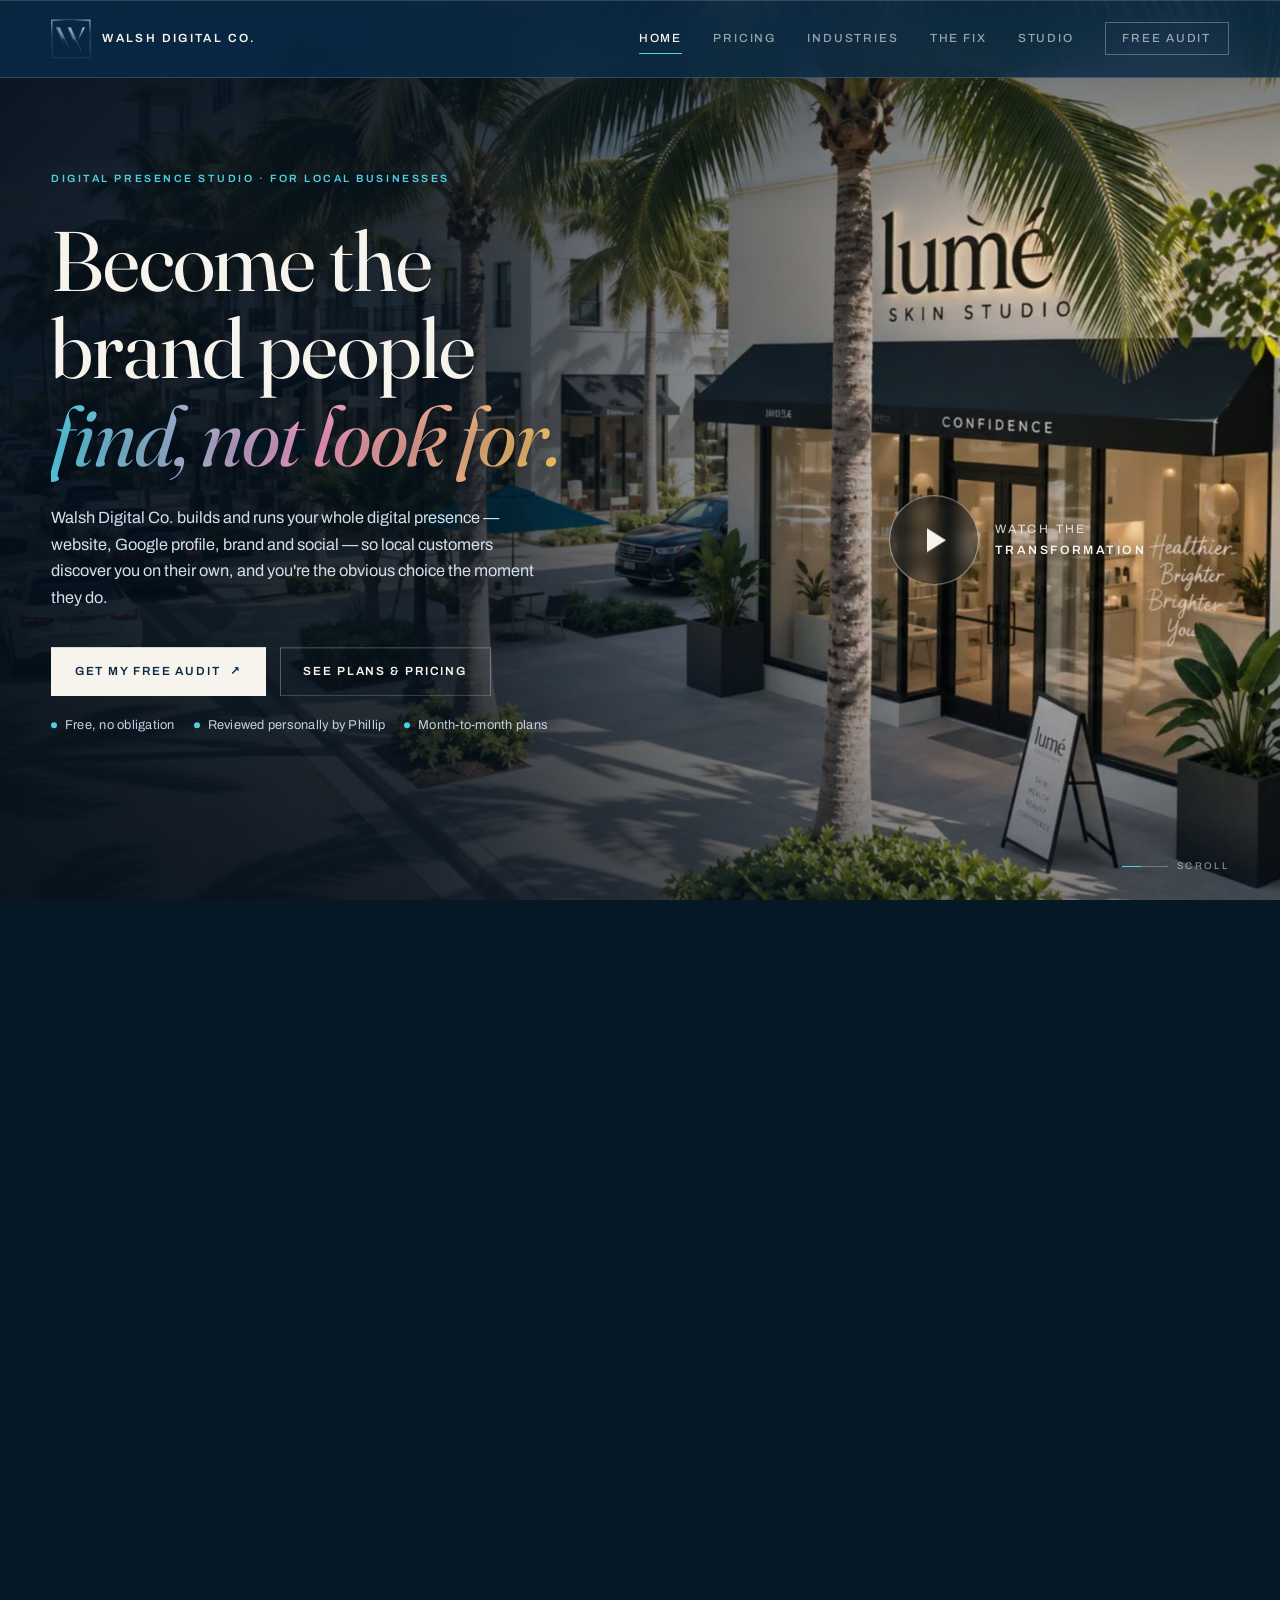
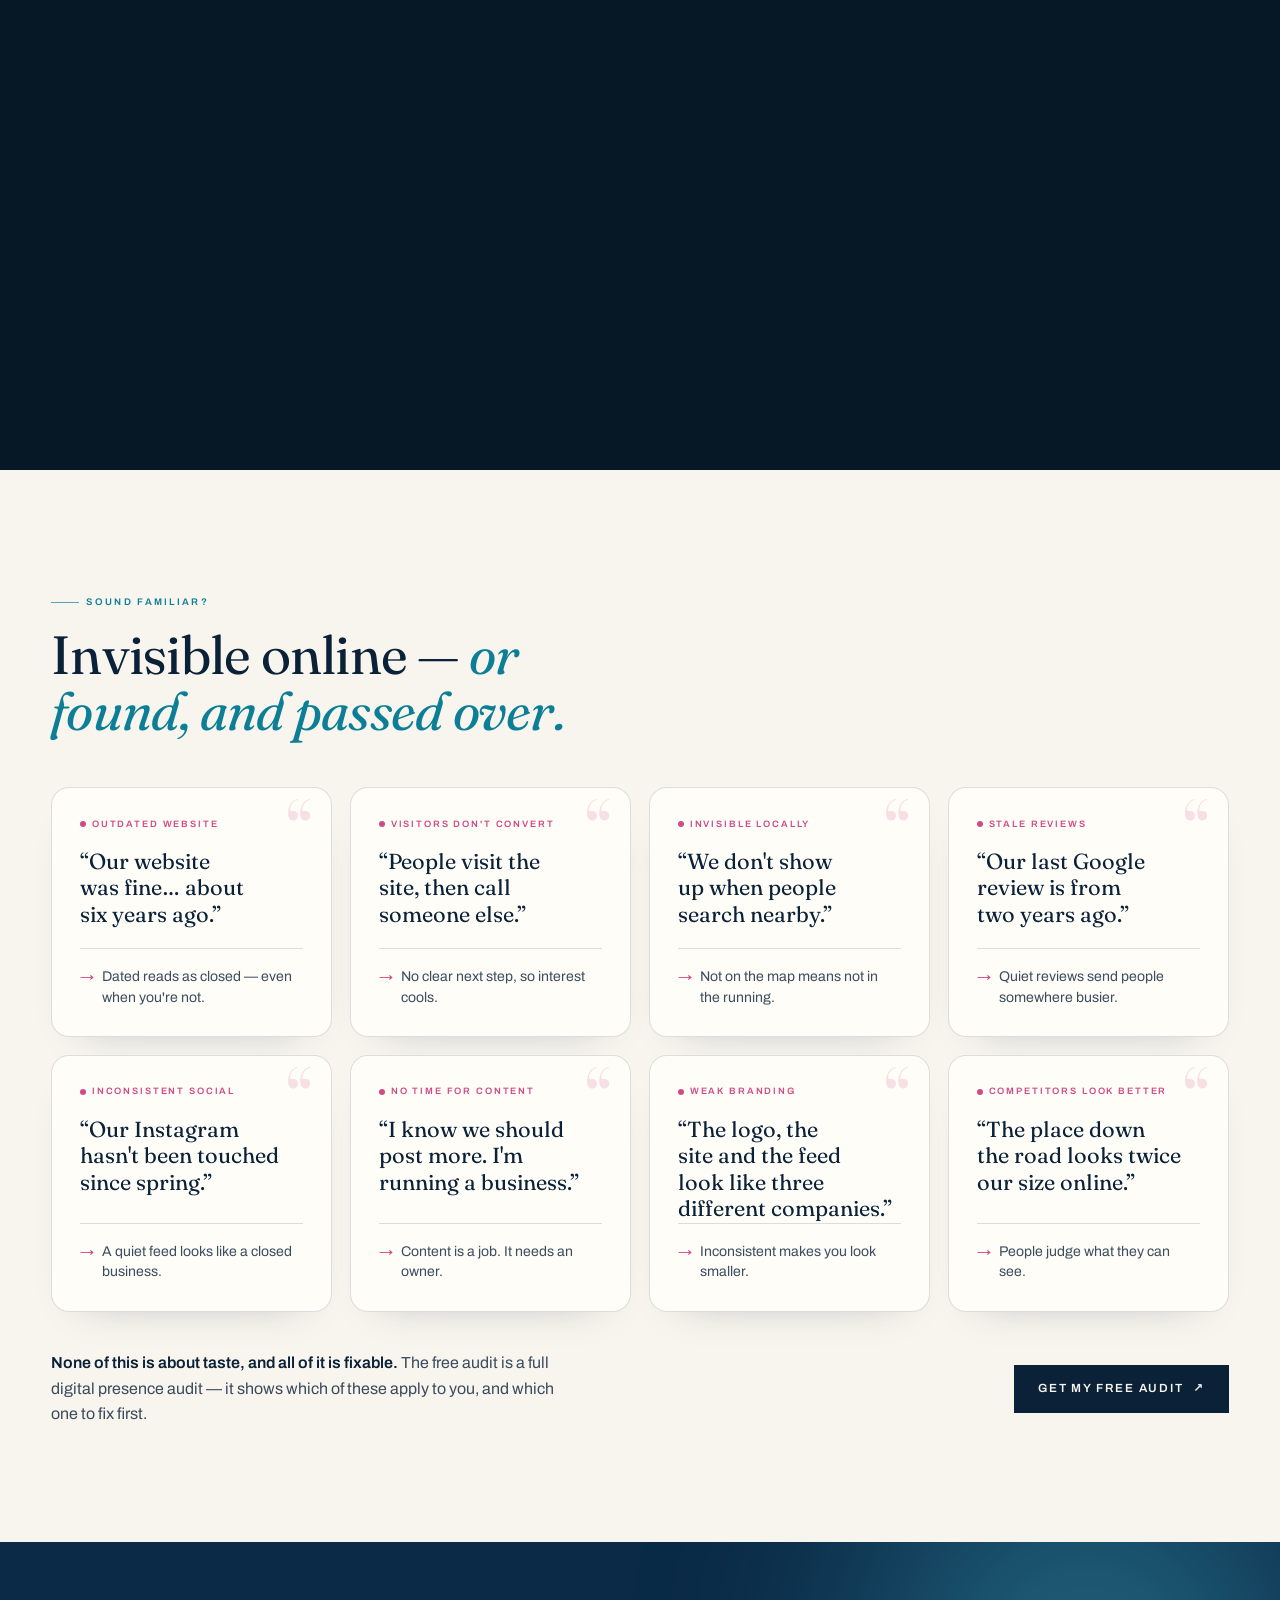
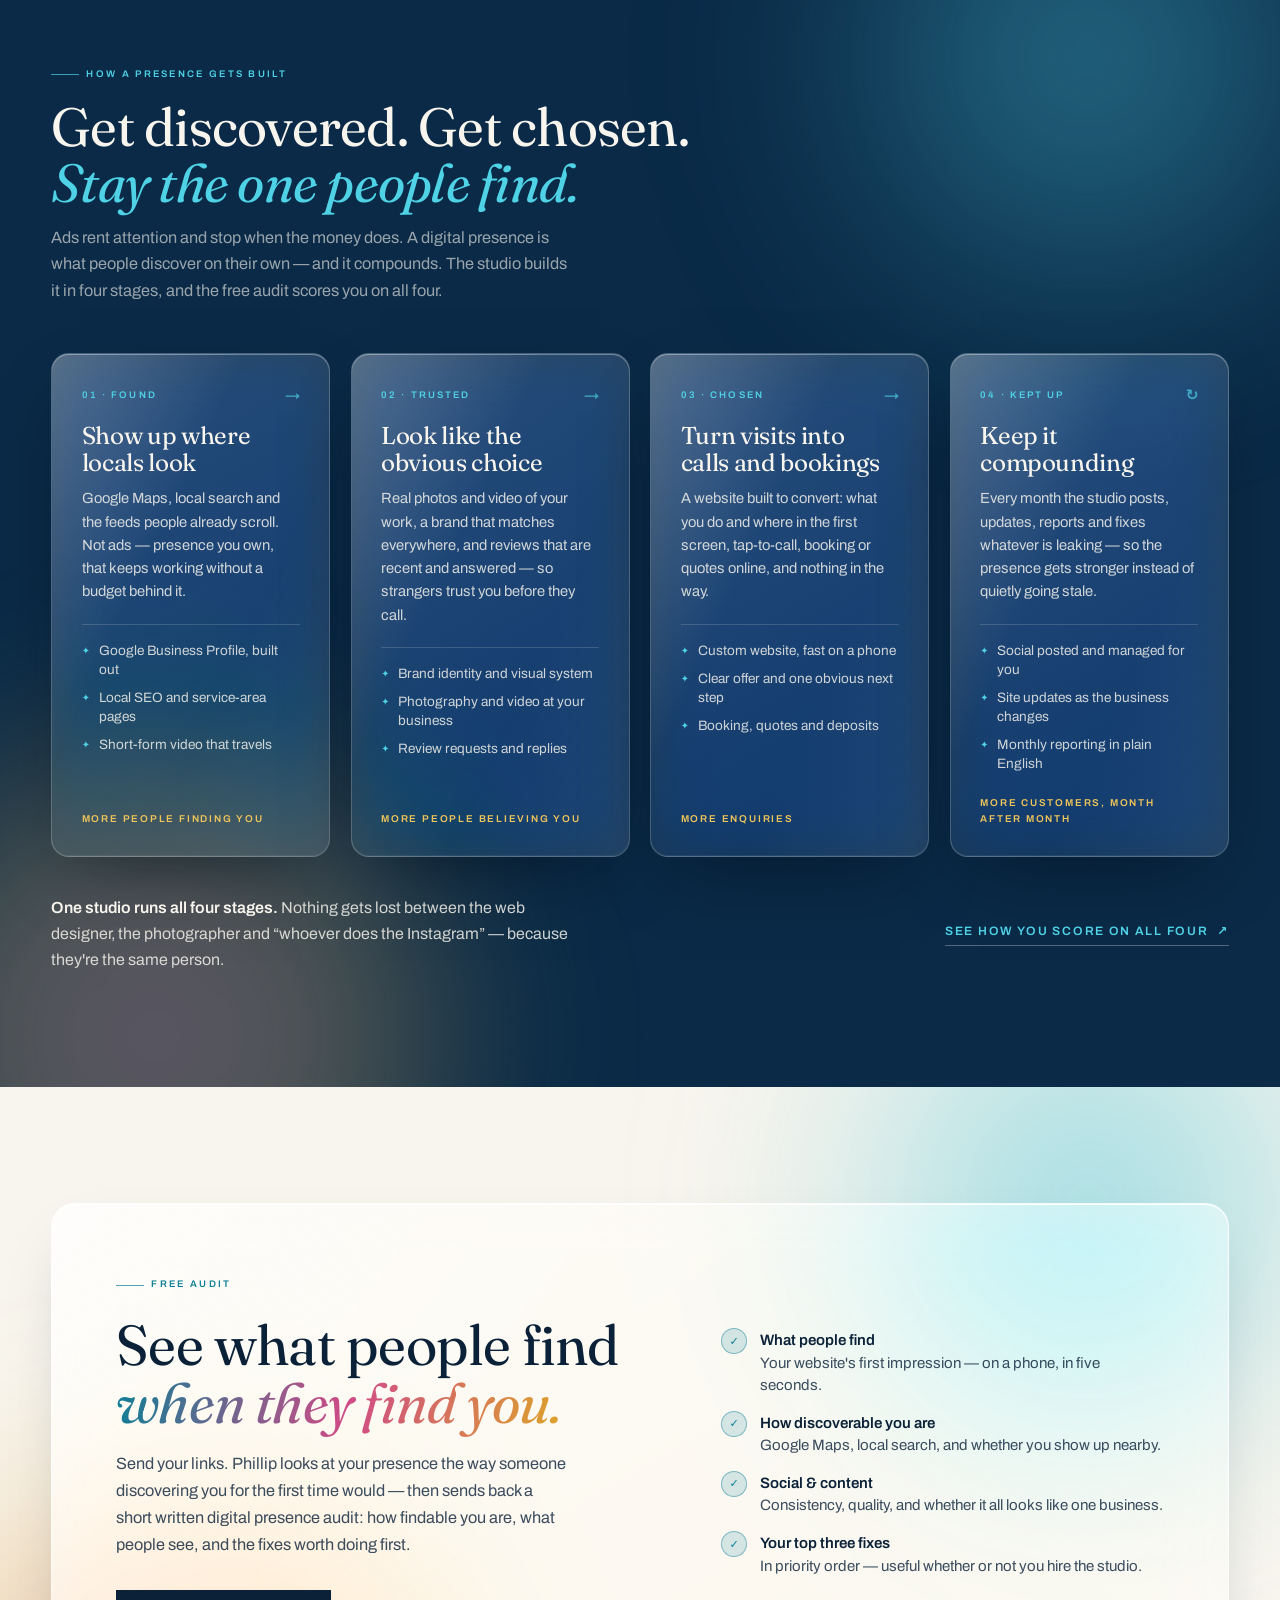
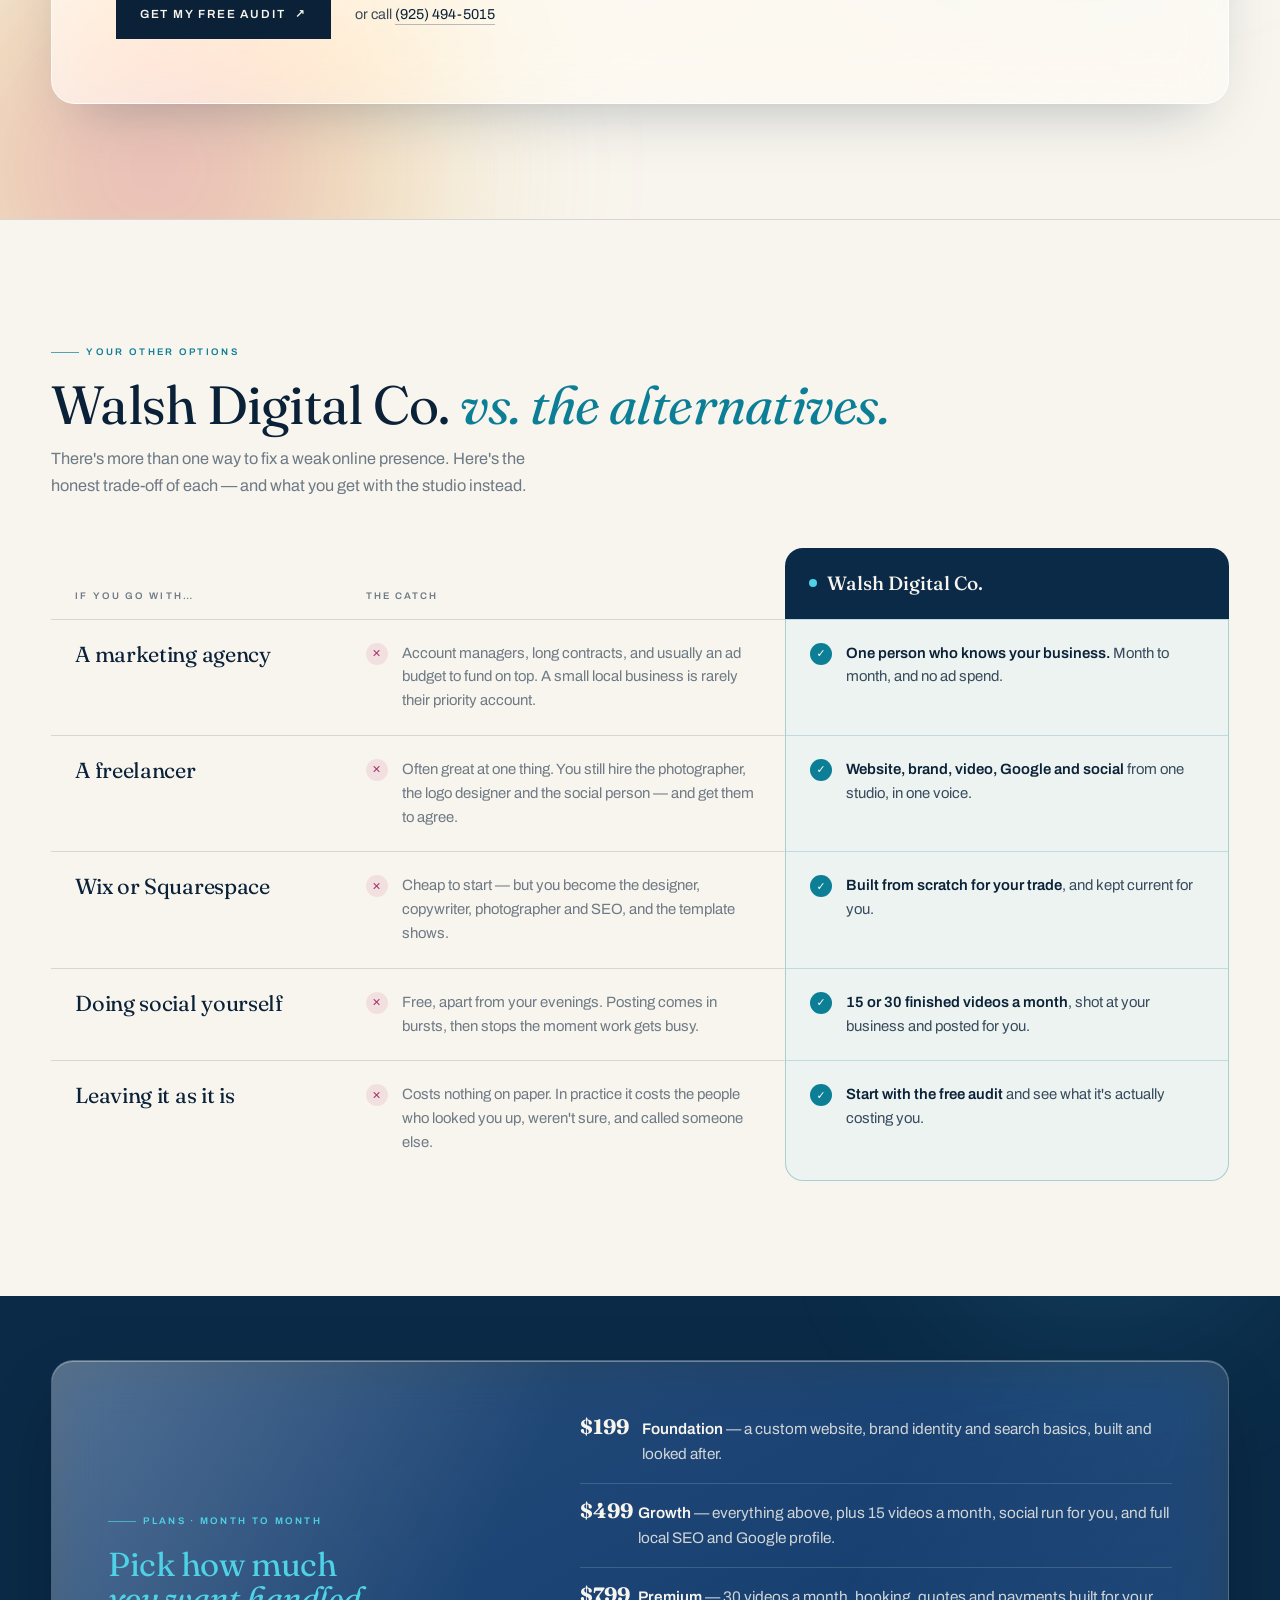
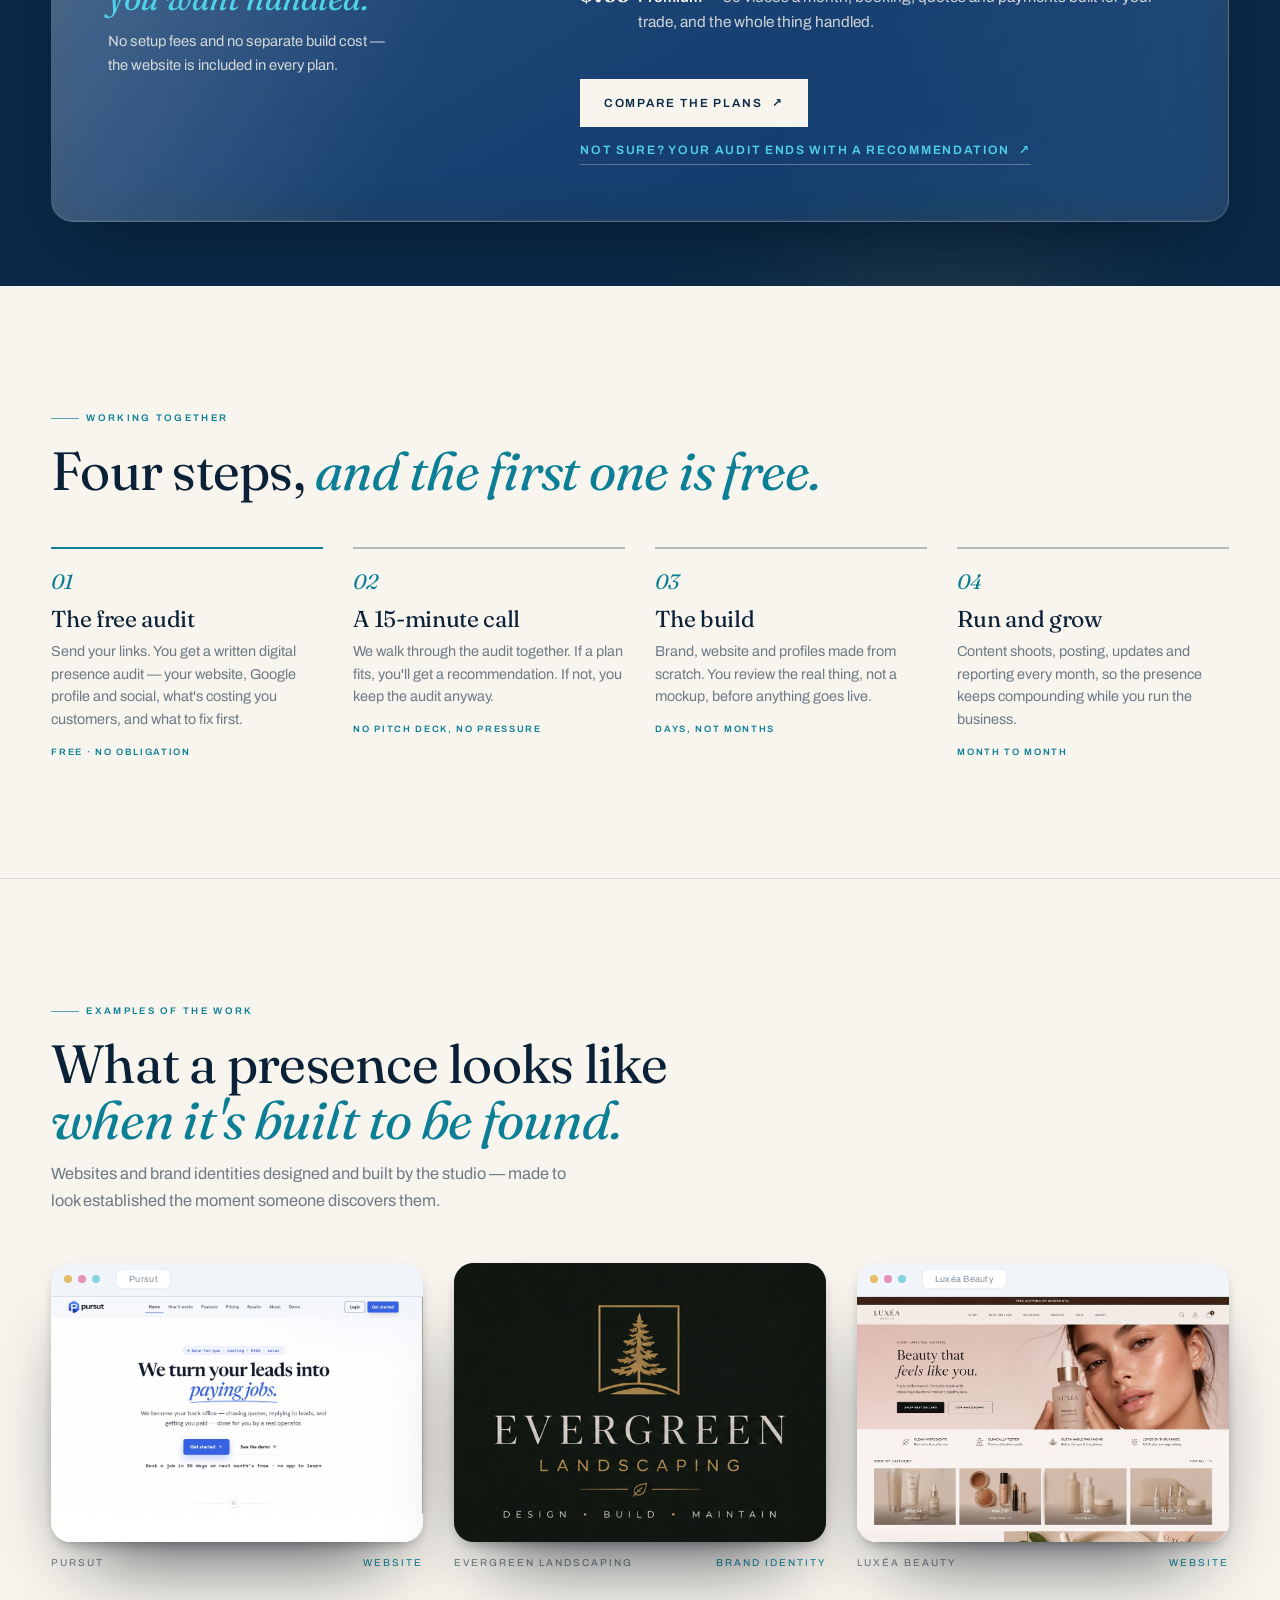
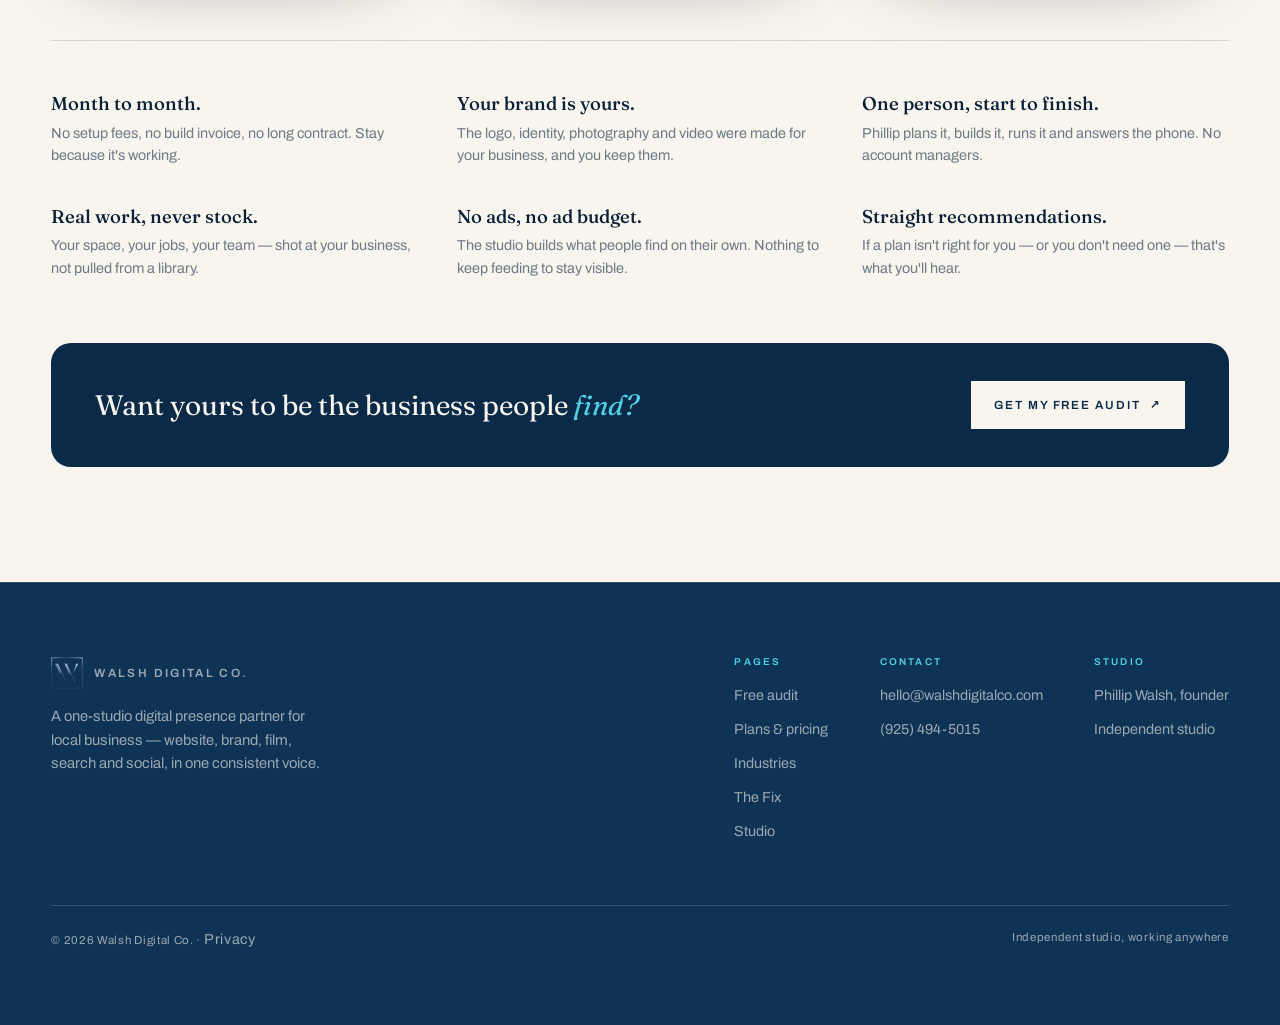
<file: index.html>
<!DOCTYPE html>
<html lang="en">
<head>
<meta charset="utf-8">
<meta name="viewport" content="width=device-width, initial-scale=1">
<link rel="canonical" href="https://www.walshdigitalco.com/">
<title>Walsh Digital Co. | Websites, branding, video &amp; local SEO</title>
<meta name="description" content="Walsh Digital Co. is an independent studio providing custom websites, brand identity, video, local SEO and managed social media for local businesses.">
<meta name="theme-color" content="#0a2a47">
<link rel="preconnect" href="https://fonts.googleapis.com">
<link rel="preconnect" href="https://fonts.gstatic.com" crossorigin>
<link href="https://fonts.googleapis.com/css2?family=Archivo:wght@400;500;600&family=Fraunces:ital,opsz,wght@0,9..144,400;0,9..144,500;0,9..144,600;1,9..144,400;1,9..144,500&display=swap" rel="stylesheet">
<link rel="icon" href="/favicon.ico" sizes="48x48">
<link rel="icon" href="/assets/favicon-192.png" type="image/png" sizes="192x192">
<link rel="icon" href="/assets/favicon-96.png" type="image/png" sizes="96x96">
<link rel="icon" href="/favicon.svg" type="image/svg+xml" sizes="any">
<link rel="apple-touch-icon" href="/assets/apple-touch-icon.png">
<meta property="og:type" content="website">
<meta property="og:site_name" content="Walsh Digital Co.">
<meta property="og:title" content="Walsh Digital Co. | Websites, branding, video &amp; local SEO">
<meta property="og:description" content="Walsh Digital Co. is an independent studio providing custom websites, brand identity, video, local SEO and managed social media for local businesses.">
<meta property="og:url" content="https://www.walshdigitalco.com/">
<meta property="og:image" content="https://www.walshdigitalco.com/assets/og-home.jpg">
<meta property="og:image:width" content="1200">
<meta property="og:image:height" content="630">
<meta property="og:image:alt" content="Walsh Digital Co. — a digital presence as good as your storefront.">
<meta name="twitter:card" content="summary_large_image">
<meta name="twitter:title" content="Walsh Digital Co. | Websites, branding, video &amp; local SEO">
<meta name="twitter:description" content="Walsh Digital Co. is an independent studio providing custom websites, brand identity, video, local SEO and managed social media for local businesses.">
<meta name="twitter:image" content="https://www.walshdigitalco.com/assets/og-home.jpg">
<!-- Google tag (gtag.js) -->
<script async src="https://www.googletagmanager.com/gtag/js?id=G-XNZ5KZKH9D"></script>
<script>
  window.dataLayer = window.dataLayer || [];
  function gtag(){dataLayer.push(arguments);}
  gtag('js', new Date());

  gtag('config', 'G-XNZ5KZKH9D');
</script>
<link rel="stylesheet" href="assets/site.css">
<script type="application/ld+json">
{
  "@context": "https://schema.org",
  "@graph": [
    {
      "@type": "Organization",
      "@id": "https://www.walshdigitalco.com/#organization",
      "name": "Walsh Digital Co.",
      "url": "https://www.walshdigitalco.com/",
      "logo": {
        "@type": "ImageObject",
        "@id": "https://www.walshdigitalco.com/#logo",
        "url": "https://www.walshdigitalco.com/assets/logo.png",
        "contentUrl": "https://www.walshdigitalco.com/assets/logo.png",
        "caption": "Walsh Digital Co."
      },
      "image": { "@id": "https://www.walshdigitalco.com/#logo" },
      "description": "Walsh Digital Co. is an independent digital presence studio providing custom websites, brand identity, video production, local SEO and managed social media for local businesses.",
      "slogan": "A digital presence as good as your storefront.",
      "founder": { "@id": "https://www.walshdigitalco.com/#phillip-walsh" },
      "email": "hello@walshdigitalco.com",
      "telephone": "+19254945015",
      "contactPoint": {
        "@type": "ContactPoint",
        "contactType": "sales and customer service",
        "email": "hello@walshdigitalco.com",
        "telephone": "+19254945015",
        "availableLanguage": "English"
      },
      "knowsAbout": [
        "Custom website design and development",
        "Brand identity",
        "Video production",
        "Local search engine optimization",
        "Google Business Profile optimization",
        "Social media management"
      ],
      "makesOffer": [
        {
          "@type": "Offer",
          "name": "Foundation",
          "description": "Custom website, brand identity and foundational SEO, hosted and maintained.",
          "url": "https://www.walshdigitalco.com/services.html",
          "priceSpecification": {
            "@type": "UnitPriceSpecification",
            "price": "199.00",
            "priceCurrency": "USD",
            "billingIncrement": 1,
            "unitCode": "MON"
          },
          "itemOffered": { "@type": "Service", "name": "Digital presence subscription — Foundation" }
        },
        {
          "@type": "Offer",
          "name": "Growth",
          "description": "Everything in Foundation, plus 15 short-form videos a month, managed social, and full local SEO.",
          "url": "https://www.walshdigitalco.com/services.html",
          "priceSpecification": {
            "@type": "UnitPriceSpecification",
            "price": "499.00",
            "priceCurrency": "USD",
            "billingIncrement": 1,
            "unitCode": "MON"
          },
          "itemOffered": { "@type": "Service", "name": "Digital presence subscription — Growth" }
        },
        {
          "@type": "Offer",
          "name": "Premium",
          "description": "Everything in Growth, plus 30 short-form videos a month, industry-specific website features, marketing automation and priority support.",
          "url": "https://www.walshdigitalco.com/services.html",
          "priceSpecification": {
            "@type": "UnitPriceSpecification",
            "price": "799.00",
            "priceCurrency": "USD",
            "billingIncrement": 1,
            "unitCode": "MON"
          },
          "itemOffered": { "@type": "Service", "name": "Digital presence subscription — Premium" }
        }
      ]
    },
    {
      "@type": "Person",
      "@id": "https://www.walshdigitalco.com/#phillip-walsh",
      "name": "Phillip Walsh",
      "jobTitle": "Founder",
      "sameAs": ["https://www.linkedin.com/in/phillipjwalsh/"],
      "url": "https://www.walshdigitalco.com/about.html",
      "worksFor": { "@id": "https://www.walshdigitalco.com/#organization" }
    },
    {
      "@type": "WebSite",
      "@id": "https://www.walshdigitalco.com/#website",
      "url": "https://www.walshdigitalco.com/",
      "name": "Walsh Digital Co.",
      "publisher": { "@id": "https://www.walshdigitalco.com/#organization" }
    },
    {
      "@type": "WebPage",
      "@id": "https://www.walshdigitalco.com/#webpage",
      "url": "https://www.walshdigitalco.com/",
      "name": "Walsh Digital Co. | Websites, branding, video & local SEO",
      "description": "Walsh Digital Co. is an independent studio providing custom websites, brand identity, video, local SEO and managed social media for local businesses.",
      "isPartOf": { "@id": "https://www.walshdigitalco.com/#website" },
      "about": { "@id": "https://www.walshdigitalco.com/#organization" }
    }
  ]
}
</script>
</head>
<body>
<a class="skip" href="#main">Skip to content</a>

<nav class="nav is-fixed dark" data-fixed="always">
  <div class="wrap nav-in">
    <a href="index.html" class="mark" aria-label="Walsh Digital Co.">
      <img class="mark-img" src="assets/logo.png" alt="" width="30" height="30" onerror="this.remove()" onload="this.nextElementSibling.style.display='none'"><svg width="30" height="30" viewBox="0 0 100 100" fill="none" aria-hidden="true">
        <defs><linearGradient id="wm" x1="24" y1="20" x2="78" y2="82" gradientUnits="userSpaceOnUse"><stop offset="0" stop-color="#eaf1fc"/><stop offset=".5" stop-color="#a6b9d8"/><stop offset="1" stop-color="#46628b"/></linearGradient></defs><rect x="12" y="12" width="76" height="76" fill="none" stroke="url(#wm)" stroke-width="2.5" opacity=".8"/>
        <path d="M26 34 L41 67 L50 46 L59 67 L74 34" fill="none" stroke="url(#wm)" stroke-width="11" stroke-linejoin="miter" stroke-linecap="butt"/>
      </svg>
      <span>WALSH DIGITAL CO.</span>
    </a>
    <a href="audit.html" class="nav-audit">Free audit</a>
    <button class="burger" aria-label="Menu" aria-expanded="false">
      <svg width="26" height="26" viewBox="0 0 24 24" fill="none"><path d="M3 7h18M3 17h18" stroke="currentColor" stroke-width="1.6"/></svg>
    </button>
    <div class="menu">
      <a href="index.html" aria-current="page">Home</a>
      <a href="services.html">Pricing</a>
      <a href="pricing.html">Industries</a>
      <a href="build.html">The Fix</a>
      <a href="about.html">Studio</a>
      <a href="audit.html" class="nav-cta">Free audit</a>
    </div>
  </div>
</nav>

<main id="main">

  <!-- the film: scroll flies down the street, lands on the storefront,
       dissolves into their dated site — then a click reveals the redesign -->
  <section class="film dark" id="film" aria-labelledby="filmTitle">
    <div class="film-stick">

      <div class="film-vid-wrap" aria-hidden="true">
        <video id="filmVid" class="film-vid" poster="assets/film-poster.jpg"
               muted playsinline preload="none" disablepictureinpicture>
          <source src="assets/film.mp4" type="video/mp4">
        </video>
        <div class="film-scrim"></div>
      </div>

      <div class="film-copy">
        <div class="wrap load">
          <span class="tag">Digital presence studio &middot; for local businesses</span>
          <h1 class="d1" id="filmTitle" style="margin-top:.32em;max-width:13ch">Become the brand people <em class="ital grad">find, not look for.</em></h1>
          <p class="lead" style="margin-top:1.5em;max-width:54ch">
            Walsh Digital Co. builds and runs your whole digital presence — website, Google profile,
            brand and social — so local customers discover you on their own, and you're the obvious
            choice the moment they do.
          </p>
          <div class="hero-cta" style="display:flex;gap:14px;flex-wrap:wrap;margin-top:2.2em">
            <a href="audit.html" class="btn">Get my free audit <span class="ar" aria-hidden="true">↗</span></a>
            <a href="services.html" class="btn btn--line">See plans &amp; pricing</a>
          </div>
          <p class="hero-trust"><span>Free, no obligation</span><span>Reviewed personally by Phillip</span><span>Month-to-month plans</span></p>
        </div>
      </div>

      <button class="film-play" id="filmPlay" type="button">
        <span class="film-play-btn" aria-hidden="true"><i></i></span>
        <span class="film-play-lbl">Watch the<br><b>transformation</b></span>
      </button>

      <span class="scrollcue film-cue" aria-hidden="true"><i></i> Scroll</span>

      <!-- The salon is an illustrative design demonstration, not studio facts. -->
      <div class="film-ba" id="filmBa" data-nosnippet>

      <div class="ba-tabs" aria-hidden="true">
        <div class="ba-tab ba-tab--b"><span class="ba-tab-in"><span>Before</span><em>A typical local business site</em></span></div>
        <div class="ba-tab ba-tab--a"><span class="ba-tab-in"><em>Redesigned by Walsh Digital Co.</em><span>After</span></span></div>
      </div>

      <div class="ba-frame">
        <div class="ba-layer ba-before" data-lab="Before" aria-hidden="true">
          <div class="mk mk--old">
            <div class="mk-nav">
              <span class="mk-brand">LUMÉ SKIN STUDIO</span>
              <span class="mk-links"><span>Home</span><span>About Us</span><span>Services</span><span>Specials</span><span>Testimonials</span><span>Contact Us</span></span>
            </div>
            <div class="mk-hero">
              <div class="mk-copy">
                <div class="mk-eyebrow">Welcome to our website!</div>
                <div class="mk-h">Lumé Skin Studio</div>
                <p class="mk-p">We are a full service skin care studio proudly serving the Miami area
                  since 2009. We offer facials, chemical peels, microdermabrasion, waxing and more.
                  Please call today to schedule your appointment. Walk-ins welcome. Se habla español.</p>
                <span class="mk-btn">Click Here</span>
              </div>
              <div class="mk-vis"><img src="assets/salon.jpg" alt="" onerror="this.remove()"></div>
            </div>
            <div class="mk-cards">
              <div><div class="mk-cardh">Facials</div><p class="mk-cardp">Deep cleansing treatments for all skin types. Call for pricing.</p></div>
              <div><div class="mk-cardh">Chemical Peels</div><p class="mk-cardp">Ask about our specials on peels and microdermabrasion.</p></div>
              <div><div class="mk-cardh">Waxing</div><p class="mk-cardp">Full body waxing services available by appointment only.</p></div>
            </div>
            <div class="mk-foot">
              <span>© 2014 Lumé Skin Studio &nbsp;·&nbsp; Site by WebHost Templates</span>
              <span>Tel. 305-555-0147</span>
            </div>
          </div>
        </div>

        <div class="ba-layer ba-after" data-lab="After" aria-hidden="true">
          <div class="mk mk--new">
            <div class="mk-nav">
              <span class="mk-brand">Lumé</span>
              <span class="mk-links"><span>Treatments</span><span>About</span><span>Book</span></span>
            </div>
            <div class="mk-hero mk-hero--shot">
              <img class="mk-shot" src="assets/lume-hero.jpg" alt="" onerror="this.remove()">
              <span class="mk-btn mk-btn--float">Book a visit</span>
            </div>
            <div class="mk-cards">
              <div><div class="mk-cardh">Facials</div><p class="mk-cardp">Built around your skin, not a menu. From $120.</p></div>
              <div><div class="mk-cardh">Peels</div><p class="mk-cardp">Resurfacing with a plan for what comes after. From $180.</p></div>
              <div><div class="mk-cardh">Dermaplaning</div><p class="mk-cardp">Smoother texture, immediate glow. From $95.</p></div>
            </div>
            <div class="mk-foot">
              <span>LUMÉ SKIN STUDIO · 1200 COLLINS AVE, MIAMI BEACH</span>
              <span>BOOK ONLINE</span>
            </div>
          </div>
        </div>

        <span class="ba-seam" aria-hidden="true"></span>
      </div>

      <div class="ba-hud">
        <h2 class="ba-title">Same business. <em>A very different first impression.</em></h2>
        <div class="ba-track" aria-hidden="true"><i></i></div>
      </div>

      </div><!-- /.film-ba -->

      <!-- covers the panel: click anywhere on the old site to reveal the redesign -->
      <button class="film-reveal" id="filmReveal" type="button" aria-label="Reveal the redesign">
        <span class="film-reveal-in">
          <span class="film-reveal-ring" aria-hidden="true">
            <svg viewBox="0 0 24 24" fill="none" aria-hidden="true">
              <path d="M5 12h13M12.5 6.5 19 12l-6.5 5.5" stroke="currentColor" stroke-width="1.8"
                    stroke-linecap="round" stroke-linejoin="round"/>
            </svg>
          </span>
          <span class="film-reveal-txt">
            <b>Click to reveal the redesign</b>
            <em>This is what they have today</em>
          </span>
        </span>
      </button>

    </div>
  </section>

  <!-- where you are on the page (wide screens) -->
  <nav class="rail" id="rail" aria-label="On this page">
    <i class="rail-fill" aria-hidden="true"></i>
    <ol>
      <li><a href="#problems" data-label="Sound familiar">Sound familiar</a></li>
      <li><a href="#how" data-label="How a presence gets built">How a presence gets built</a></li>
      <li><a href="#audit" data-label="Free audit">Free audit</a></li>
      <li><a href="#compare" data-label="Your other options">Your other options</a></li>
      <li><a href="#plans" data-label="Plans">Plans</a></li>
      <li><a href="#together" data-label="Working together">Working together</a></li>
      <li><a href="#work" data-label="Examples of the work">Examples of the work</a></li>
    </ol>
    <span class="rail-now" id="railNow" aria-hidden="true"></span>
  </nav>

  <!-- 1 · sound familiar — the owner's own words -->
  <section class="sec light" id="problems" aria-labelledby="painsTitle">
    <div class="wrap">
      <div class="sh rise">
        <span class="svc-kind">Sound familiar?</span>
        <h2 id="painsTitle">Invisible online — <em>or found, and passed over.</em></h2>
      </div>

      <div class="pq-grid">
        <article class="pq rise" data-d="0">
          <span class="pq-k">Outdated website</span>
          <p class="pq-q">&ldquo;Our website was fine&hellip; about six years ago.&rdquo;</p>
          <p class="pq-a">Dated reads as closed — even when you're not.</p>
        </article>
        <article class="pq rise" data-d="1">
          <span class="pq-k">Visitors don't convert</span>
          <p class="pq-q">&ldquo;People visit the site, then call someone else.&rdquo;</p>
          <p class="pq-a">No clear next step, so interest cools.</p>
        </article>
        <article class="pq rise" data-d="2">
          <span class="pq-k">Invisible locally</span>
          <p class="pq-q">&ldquo;We don't show up when people search nearby.&rdquo;</p>
          <p class="pq-a">Not on the map means not in the running.</p>
        </article>
        <article class="pq rise" data-d="3">
          <span class="pq-k">Stale reviews</span>
          <p class="pq-q">&ldquo;Our last Google review is from two years ago.&rdquo;</p>
          <p class="pq-a">Quiet reviews send people somewhere busier.</p>
        </article>
        <article class="pq rise" data-d="0">
          <span class="pq-k">Inconsistent social</span>
          <p class="pq-q">&ldquo;Our Instagram hasn't been touched since spring.&rdquo;</p>
          <p class="pq-a">A quiet feed looks like a closed business.</p>
        </article>
        <article class="pq rise" data-d="1">
          <span class="pq-k">No time for content</span>
          <p class="pq-q">&ldquo;I know we should post more. I'm running a business.&rdquo;</p>
          <p class="pq-a">Content is a job. It needs an owner.</p>
        </article>
        <article class="pq rise" data-d="2">
          <span class="pq-k">Weak branding</span>
          <p class="pq-q">&ldquo;The logo, the site and the feed look like three different companies.&rdquo;</p>
          <p class="pq-a">Inconsistent makes you look smaller.</p>
        </article>
        <article class="pq rise" data-d="3">
          <span class="pq-k">Competitors look better</span>
          <p class="pq-q">&ldquo;The place down the road looks twice our size online.&rdquo;</p>
          <p class="pq-a">People judge what they can see.</p>
        </article>
      </div>

      <div class="pains-foot rise">
        <p><strong>None of this is about taste, and all of it is fixable.</strong> The free audit is a
           full digital presence audit — it shows which of these apply to you, and which one to fix first.</p>
        <a href="audit.html" class="btn">Get my free audit <span class="ar" aria-hidden="true">↗</span></a>
      </div>
    </div>
  </section>

  <!-- 2 · how it gets fixed: one system, not a list of deliverables -->
  <section class="sec dark aurora" id="how" aria-labelledby="howTitle">
    <div class="wrap">
      <div class="sh rise">
        <span class="svc-kind">How a presence gets built</span>
        <h2 id="howTitle">Get discovered. Get chosen. <em>Stay the one people find.</em></h2>
        <p>Ads rent attention and stop when the money does. A digital presence is what people discover
           on their own — and it compounds. The studio builds it in four stages, and the free audit
           scores you on all four.</p>
      </div>

      <div class="flow">
        <article class="flow-step glass rise">
          <span class="flow-top">01 &middot; Found</span>
          <h3>Show up where locals look</h3>
          <p>Google Maps, local search and the feeds people already scroll. Not ads — presence you own,
             that keeps working without a budget behind it.</p>
          <ul class="flow-list">
            <li>Google Business Profile, built out</li>
            <li>Local SEO and service-area pages</li>
            <li>Short-form video that travels</li>
          </ul>
          <span class="flow-out">More people finding you</span>
        </article>
        <article class="flow-step glass rise" data-d="1">
          <span class="flow-top">02 &middot; Trusted</span>
          <h3>Look like the obvious choice</h3>
          <p>Real photos and video of your work, a brand that matches everywhere, and reviews that are
             recent and answered — so strangers trust you before they call.</p>
          <ul class="flow-list">
            <li>Brand identity and visual system</li>
            <li>Photography and video at your business</li>
            <li>Review requests and replies</li>
          </ul>
          <span class="flow-out">More people believing you</span>
        </article>
        <article class="flow-step glass rise" data-d="2">
          <span class="flow-top">03 &middot; Chosen</span>
          <h3>Turn visits into calls and bookings</h3>
          <p>A website built to convert: what you do and where in the first screen, tap-to-call, booking
             or quotes online, and nothing in the way.</p>
          <ul class="flow-list">
            <li>Custom website, fast on a phone</li>
            <li>Clear offer and one obvious next step</li>
            <li>Booking, quotes and deposits</li>
          </ul>
          <span class="flow-out">More enquiries</span>
        </article>
        <article class="flow-step glass rise" data-d="3">
          <span class="flow-top">04 &middot; Kept up</span>
          <h3>Keep it compounding</h3>
          <p>Every month the studio posts, updates, reports and fixes whatever is leaking — so the
             presence gets stronger instead of quietly going stale.</p>
          <ul class="flow-list">
            <li>Social posted and managed for you</li>
            <li>Site updates as the business changes</li>
            <li>Monthly reporting in plain English</li>
          </ul>
          <span class="flow-out">More customers, month after month</span>
        </article>
      </div>

      <div class="flow-note rise">
        <p><strong>One studio runs all four stages.</strong> Nothing gets lost between the web designer,
           the photographer and &ldquo;whoever does the Instagram&rdquo; — because they're the same person.</p>
        <a href="#audit" class="ulink">See how you score on all four <span aria-hidden="true">↗</span></a>
      </div>
    </div>
  </section>

  <!-- 3 · the free audit -->
  <section class="sec light aurora" id="audit" aria-labelledby="askTitle">
    <div class="wrap">
      <div class="ask glass">
        <div class="rise">
          <span class="svc-kind">Free audit</span>
          <h2 id="askTitle" style="margin-top:.4em">See what people find <em class="ital grad">when they find you.</em></h2>
          <p class="lead">Send your links. Phillip looks at your presence the way someone discovering you
             for the first time would — then sends back a short written digital presence audit: how findable you
             are, what people see, and the fixes worth doing first.</p>
          <div class="ask-acts">
            <a href="audit.html" class="btn">Get my free audit <span class="ar" aria-hidden="true">↗</span></a>
            <span class="ask-alt">or call <a href="tel:+19254945015">(925) 494-5015</a></span>
          </div>
        </div>
        <ul class="gets rise" data-d="1">
          <li><span><b>What people find</b>Your website's first impression — on a phone, in five seconds.</span></li>
          <li><span><b>How discoverable you are</b>Google Maps, local search, and whether you show up nearby.</span></li>
          <li><span><b>Social &amp; content</b>Consistency, quality, and whether it all looks like one business.</span></li>
          <li><span><b>Your top three fixes</b>In priority order — useful whether or not you hire the studio.</span></li>
        </ul>
      </div>
    </div>
  </section>

  <!-- 4 · your other options, side by side with the studio -->
  <section class="sec sec--rule light" id="compare" aria-labelledby="vsTitle">
    <div class="wrap">
      <div class="sh rise">
        <span class="svc-kind">Your other options</span>
        <h2 id="vsTitle">Walsh Digital Co. <em>vs. the alternatives.</em></h2>
        <p>There's more than one way to fix a weak online presence. Here's the honest trade-off of each —
           and what you get with the studio instead.</p>
      </div>

      <div class="cx rise" data-d="1" role="table" aria-label="Walsh Digital Co. compared with other options">
        <div class="cx-head" role="row">
          <span role="columnheader">If you go with&hellip;</span>
          <span role="columnheader">The catch</span>
          <span role="columnheader" class="cx-head-us"><b>Walsh Digital Co.</b></span>
        </div>
        <div class="cx-row" role="row">
          <h3 class="cx-opt" role="rowheader">A marketing agency</h3>
          <p class="cx-catch" role="cell"><span class="cx-i cx-i--x" aria-hidden="true">✕</span><span class="cx-t">Account managers, long contracts, and usually an ad budget to fund on top. A small local business is rarely their priority account.</span></p>
          <p class="cx-us" role="cell"><span class="cx-i cx-i--ok" aria-hidden="true">✓</span><span class="cx-t"><strong>One person who knows your business.</strong> Month to month, and no ad spend.</span></p>
        </div>
        <div class="cx-row" role="row">
          <h3 class="cx-opt" role="rowheader">A freelancer</h3>
          <p class="cx-catch" role="cell"><span class="cx-i cx-i--x" aria-hidden="true">✕</span><span class="cx-t">Often great at one thing. You still hire the photographer, the logo designer and the social person — and get them to agree.</span></p>
          <p class="cx-us" role="cell"><span class="cx-i cx-i--ok" aria-hidden="true">✓</span><span class="cx-t"><strong>Website, brand, video, Google and social</strong> from one studio, in one voice.</span></p>
        </div>
        <div class="cx-row" role="row">
          <h3 class="cx-opt" role="rowheader">Wix or Squarespace</h3>
          <p class="cx-catch" role="cell"><span class="cx-i cx-i--x" aria-hidden="true">✕</span><span class="cx-t">Cheap to start — but you become the designer, copywriter, photographer and SEO, and the template shows.</span></p>
          <p class="cx-us" role="cell"><span class="cx-i cx-i--ok" aria-hidden="true">✓</span><span class="cx-t"><strong>Built from scratch for your trade</strong>, and kept current for you.</span></p>
        </div>
        <div class="cx-row" role="row">
          <h3 class="cx-opt" role="rowheader">Doing social yourself</h3>
          <p class="cx-catch" role="cell"><span class="cx-i cx-i--x" aria-hidden="true">✕</span><span class="cx-t">Free, apart from your evenings. Posting comes in bursts, then stops the moment work gets busy.</span></p>
          <p class="cx-us" role="cell"><span class="cx-i cx-i--ok" aria-hidden="true">✓</span><span class="cx-t"><strong>15 or 30 finished videos a month</strong>, shot at your business and posted for you.</span></p>
        </div>
        <div class="cx-row" role="row">
          <h3 class="cx-opt" role="rowheader">Leaving it as it is</h3>
          <p class="cx-catch" role="cell"><span class="cx-i cx-i--x" aria-hidden="true">✕</span><span class="cx-t">Costs nothing on paper. In practice it costs the people who looked you up, weren't sure, and called someone else.</span></p>
          <p class="cx-us" role="cell"><span class="cx-i cx-i--ok" aria-hidden="true">✓</span><span class="cx-t"><strong>Start with the free audit</strong> and see what it's actually costing you.</span></p>
        </div>
      </div>
    </div>
  </section>

  <!-- 5 · the offer -->
  <section class="tight dark aurora" id="plans" aria-labelledby="plansTitle">
    <div class="wrap">
      <div class="glass band-glass">
      <div class="rise">
        <span class="svc-kind" style="color:var(--accent)">Plans &middot; month to month</span>
        <h2 class="d3" id="plansTitle" style="max-width:13ch;color:var(--accent);margin-top:.5em">Pick how much <em style="font-style:italic">you want handled.</em></h2>
        <p class="small" style="margin-top:1em;max-width:36ch;color:var(--mute-2)">No setup fees and no separate build cost — the website is included in every plan.</p>
      </div>
      <div class="rise" data-d="1">
        <ul class="rlist">
          <li style="padding-top:0"><b>$199</b><span><strong>Foundation</strong> — a custom website, brand identity and search basics, built and looked after.</span></li>
          <li><b>$499</b><span><strong>Growth</strong> — everything above, plus 15 videos a month, social run for you, and full local SEO and Google profile.</span></li>
          <li style="border-bottom:0"><b>$799</b><span><strong>Premium</strong> — 30 videos a month, booking, quotes and payments built for your trade, and the whole thing handled.</span></li>
        </ul>
        <div class="band-acts">
          <a href="services.html" class="btn">Compare the plans <span class="ar" aria-hidden="true">↗</span></a>
          <a href="audit.html" class="ulink">Not sure? Your audit ends with a recommendation <span aria-hidden="true">↗</span></a>
        </div>
      </div>
      </div>
    </div>
  </section>

  <!-- 6 · what working together looks like -->
  <section class="sec light" id="together" aria-labelledby="stepsTitle">
    <div class="wrap">
      <div class="sh rise">
        <span class="svc-kind">Working together</span>
        <h2 id="stepsTitle">Four steps, <em>and the first one is free.</em></h2>
      </div>
      <ol class="steps rise" data-d="1">
        <li>
          <span class="n">01</span>
          <h3>The free audit</h3>
          <p>Send your links. You get a written digital presence audit — your website, Google profile and
             social, what's costing you customers, and what to fix first.</p>
          <span class="when">Free &middot; no obligation</span>
        </li>
        <li>
          <span class="n">02</span>
          <h3>A 15-minute call</h3>
          <p>We walk through the audit together. If a plan fits, you'll get a recommendation. If not, you
             keep the audit anyway.</p>
          <span class="when">No pitch deck, no pressure</span>
        </li>
        <li>
          <span class="n">03</span>
          <h3>The build</h3>
          <p>Brand, website and profiles made from scratch. You review the real thing, not a mockup, before
             anything goes live.</p>
          <span class="when">Days, not months</span>
        </li>
        <li>
          <span class="n">04</span>
          <h3>Run and grow</h3>
          <p>Content shoots, posting, updates and reporting every month, so the presence keeps compounding
             while you run the business.</p>
          <span class="when">Month to month</span>
        </li>
      </ol>
    </div>
  </section>

  <!-- ─────────────────────────────────────────────────────────────────────
       TESTIMONIALS — NOT LIVE. Deliberately commented out.

       The styling is finished and shipped (.quotes / .quote in site.css).
       This renders the moment the comment markers around the <section> are
       removed — but do not remove them until every quote below is a real
       thing a real client actually said, with their permission to publish
       it under their name and business.

       Invented testimonials are the one thing on this site that could not be
       walked back if a prospect ever checked, so nothing placeholder ships.

       To go live: replace all three QUOTE/NAME/BUSINESS placeholders, delete
       any card you do not have a quote for (the grid handles one or two
       fine), then remove this comment's opening and closing markers.
       ─────────────────────────────────────────────────────────────────────
  <section class="sec sec--rule light">
    <div class="wrap">
      <div class="svc-group-head rise">
        <span class="svc-kind">In their words</span>
        <h2 class="svc-group-name">What it's like <em>to work with me</em>.</h2>
      </div>
      <div class="quotes">

        <figure class="quote rise">
          <span class="quote-mark" aria-hidden="true">&ldquo;</span>
          <blockquote>REPLACE — the actual sentence the client said.</blockquote>
          <figcaption><b>REPLACE — their name</b>REPLACE — their business</figcaption>
        </figure>

        <figure class="quote rise" data-d="1">
          <span class="quote-mark" aria-hidden="true">&ldquo;</span>
          <blockquote>REPLACE — the actual sentence the client said.</blockquote>
          <figcaption><b>REPLACE — their name</b>REPLACE — their business</figcaption>
        </figure>

        <figure class="quote rise" data-d="2">
          <span class="quote-mark" aria-hidden="true">&ldquo;</span>
          <blockquote>REPLACE — the actual sentence the client said.</blockquote>
          <figcaption><b>REPLACE — their name</b>REPLACE — their business</figcaption>
        </figure>

      </div>
    </div>
  </section>
       ───────────────────────────────────────────────────────────────────── -->

  <!-- 7 · examples of the work — every piece designed and built by Phillip -->
  <section class="sec sec--rule light" id="work" aria-labelledby="workTitle">
    <div class="wrap">
      <div class="sh rise">
        <span class="svc-kind">Examples of the work</span>
        <h2 id="workTitle">What a presence looks like <em>when it's built to be found.</em></h2>
        <p>Websites and brand identities designed and built by the studio — made to look established
           the moment someone discovers them.</p>
      </div>

      <div class="proof proof--three rise" data-d="1">
        <figure>
          <div class="reel-shot reel-shot--web">
            <div class="reel-bar" aria-hidden="true"><i></i><i></i><i></i><span class="reel-url">Pursut</span></div>
            <div class="reel-media"><img src="assets/work-pursut.jpg" alt="Pursut — website by Walsh Digital Co." loading="lazy" onerror="this.remove()"></div>
          </div>
          <figcaption class="reel-cap"><span>Pursut</span><span>Website</span></figcaption>
        </figure>
        <figure>
          <div class="reel-shot">
            <img src="assets/work-evergreen.jpg" alt="Evergreen Landscaping — brand identity by Walsh Digital Co." loading="lazy" onerror="this.remove()">
          </div>
          <figcaption class="reel-cap"><span>Evergreen Landscaping</span><span>Brand identity</span></figcaption>
        </figure>
        <figure>
          <div class="reel-shot reel-shot--web">
            <div class="reel-bar" aria-hidden="true"><i></i><i></i><i></i><span class="reel-url">Luxéa Beauty</span></div>
            <div class="reel-media"><img src="assets/work-luxea.jpg" alt="Luxéa Beauty — website by Walsh Digital Co." loading="lazy" onerror="this.remove()"></div>
          </div>
          <figcaption class="reel-cap"><span>Luxéa Beauty</span><span>Website</span></figcaption>
        </figure>
      </div>

      <div class="promise rise">
        <div><b>Month to month.</b><p>No setup fees, no build invoice, no long contract. Stay because it's working.</p></div>
        <div><b>Your brand is yours.</b><p>The logo, identity, photography and video were made for your business, and you keep them.</p></div>
        <div><b>One person, start to finish.</b><p>Phillip plans it, builds it, runs it and answers the phone. No account managers.</p></div>
        <div><b>Real work, never stock.</b><p>Your space, your jobs, your team — shot at your business, not pulled from a library.</p></div>
        <div><b>No ads, no ad budget.</b><p>The studio builds what people find on their own. Nothing to keep feeding to stay visible.</p></div>
        <div><b>Straight recommendations.</b><p>If a plan isn't right for you — or you don't need one — that's what you'll hear.</p></div>
      </div>

      <div class="work-ask rise">
        <p>Want yours to be the business people <em>find?</em></p>
        <a href="audit.html" class="btn">Get my free audit <span class="ar" aria-hidden="true">↗</span></a>
      </div>
    </div>
  </section>

</main>

<footer class="foot dark">
  <div class="wrap">
    <div class="foot-grid">
      <div>
        <a href="index.html" class="mark" style="margin-bottom:16px">
          <img class="mark-img" src="assets/logo.png" alt="" width="24" height="24" onerror="this.remove()" onload="this.nextElementSibling.style.display='none'"><svg width="24" height="24" viewBox="0 0 100 100" fill="none" aria-hidden="true">
            <defs><linearGradient id="wm" x1="24" y1="20" x2="78" y2="82" gradientUnits="userSpaceOnUse"><stop offset="0" stop-color="#eaf1fc"/><stop offset=".5" stop-color="#a6b9d8"/><stop offset="1" stop-color="#46628b"/></linearGradient></defs><rect x="12" y="12" width="76" height="76" fill="none" stroke="url(#wm)" stroke-width="2.5" opacity=".8"/>
            <path d="M26 34 L41 67 L50 46 L59 67 L74 34" fill="none" stroke="url(#wm)" stroke-width="11" stroke-linejoin="miter" stroke-linecap="butt"/>
          </svg>
          <span>WALSH DIGITAL CO.</span>
        </a>
        <p class="small" style="max-width:34ch">A one-studio digital presence partner for local business — website, brand, film, search and social, in one consistent voice.</p>
      </div>
      <div>
        <h4>Pages</h4>
        <ul>
          <li><a href="audit.html">Free audit</a></li>
          <li><a href="services.html">Plans &amp; pricing</a></li>
          <li><a href="pricing.html">Industries</a></li>
          <li><a href="build.html">The Fix</a></li>
          <li><a href="about.html">Studio</a></li>
        </ul>
      </div>
      <div>
        <h4>Contact</h4>
        <ul>
          <li><a href="mailto:hello@walshdigitalco.com">hello@walshdigitalco.com</a></li>
          <li><a href="tel:+19254945015">(925) 494-5015</a></li>
        </ul>
      </div>
      <div>
        <h4>Studio</h4>
        <ul>
          <li>Phillip Walsh, founder</li>
          <li>Independent studio</li>
        </ul>
      </div>
    </div>
    <div class="foot-btm">
      <span>© 2026 Walsh Digital Co. &middot; <a href="privacy.html">Privacy</a></span>
      <span>Independent studio, working anywhere</span>
    </div>
  </div>
</footer>

<script src="assets/site.js"></script>
</body>
</html>
</file>
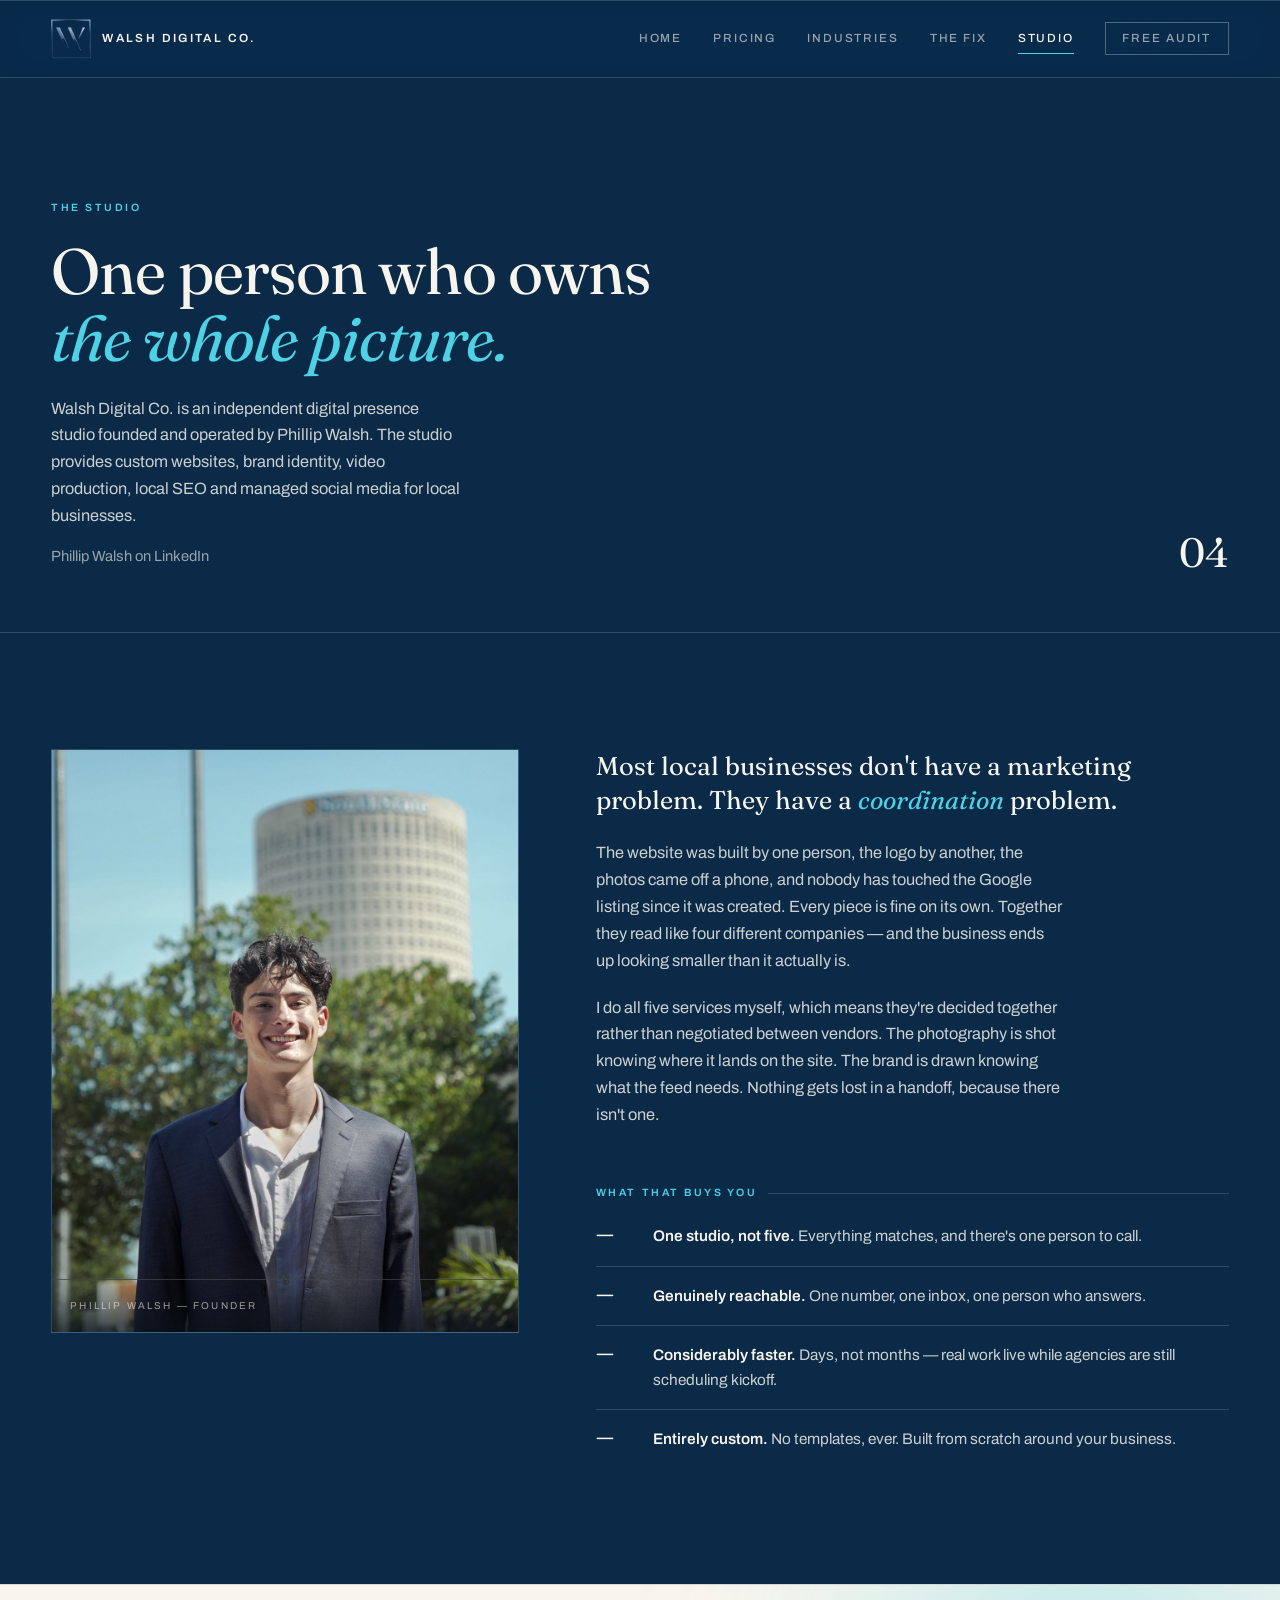
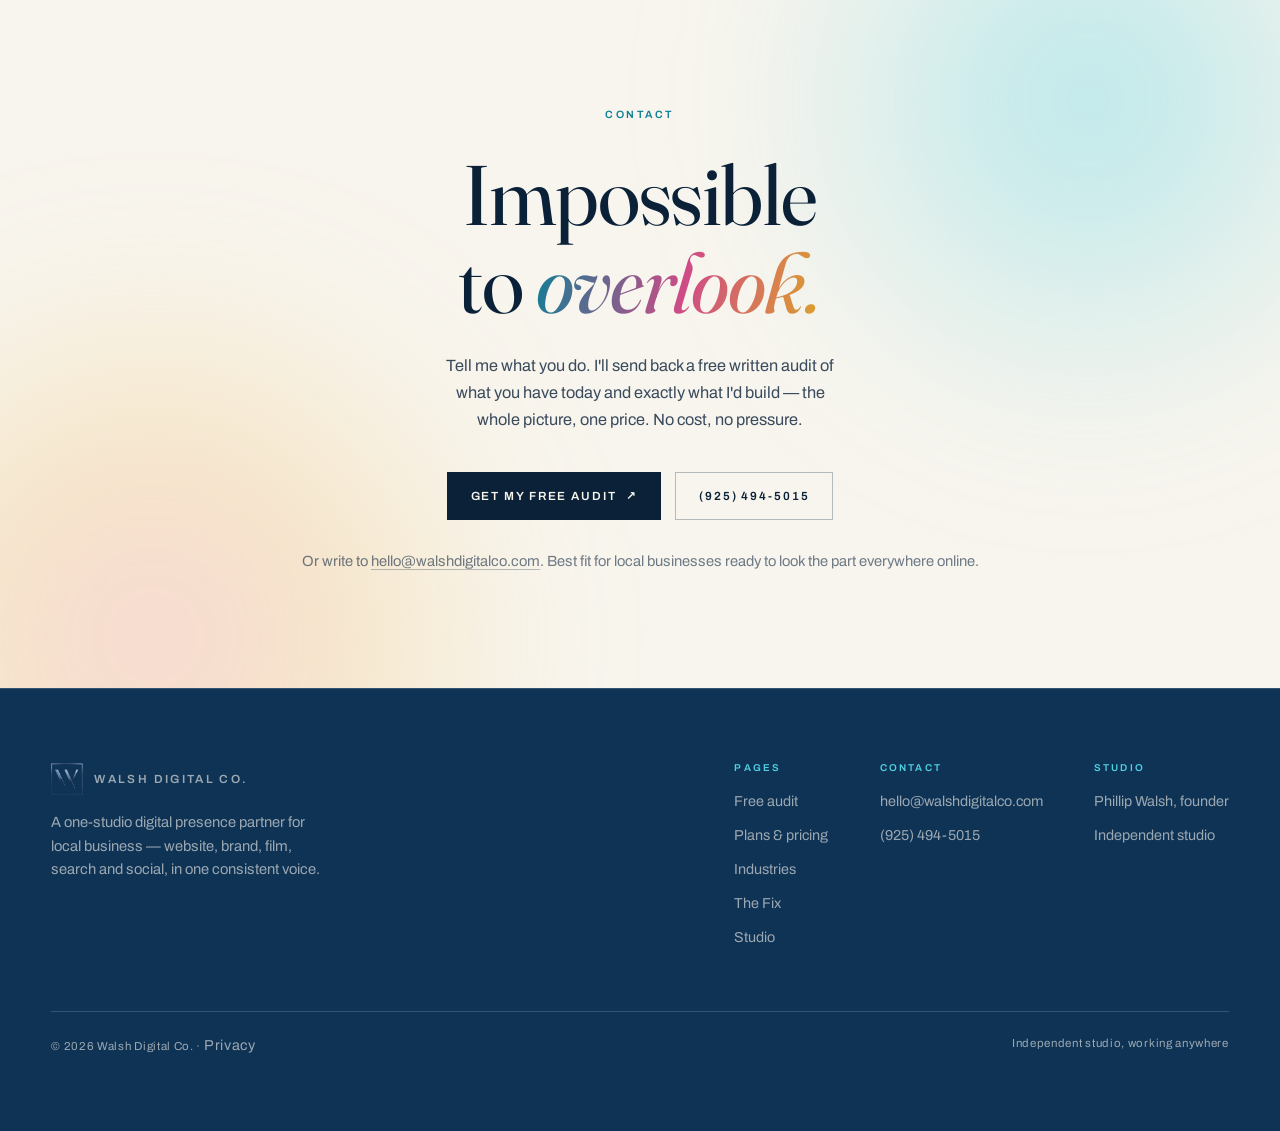
<file: about.html>
<!DOCTYPE html>
<html lang="en">
<head>
<meta charset="utf-8">
<meta name="viewport" content="width=device-width, initial-scale=1">
<link rel="canonical" href="https://www.walshdigitalco.com/about.html">
<title>About Walsh Digital Co. and founder Phillip Walsh</title>
<meta name="description" content="Walsh Digital Co. is an independent digital presence studio founded and operated by Phillip Walsh, providing websites, branding, video, local SEO and social media.">
<meta name="theme-color" content="#0a2a47">
<link rel="preconnect" href="https://fonts.googleapis.com">
<link rel="preconnect" href="https://fonts.gstatic.com" crossorigin>
<link href="https://fonts.googleapis.com/css2?family=Archivo:wght@400;500;600&family=Fraunces:ital,opsz,wght@0,9..144,400;0,9..144,500;0,9..144,600;1,9..144,400;1,9..144,500&display=swap" rel="stylesheet">
<link rel="icon" href="/favicon.ico" sizes="48x48">
<link rel="icon" href="/assets/favicon-192.png" type="image/png" sizes="192x192">
<link rel="icon" href="/assets/favicon-96.png" type="image/png" sizes="96x96">
<link rel="icon" href="/favicon.svg" type="image/svg+xml" sizes="any">
<link rel="apple-touch-icon" href="/assets/apple-touch-icon.png">
<meta property="og:type" content="website">
<meta property="og:site_name" content="Walsh Digital Co.">
<meta property="og:title" content="About Walsh Digital Co. and founder Phillip Walsh">
<meta property="og:description" content="Walsh Digital Co. is an independent digital presence studio founded and operated by Phillip Walsh, providing websites, branding, video, local SEO and social media.">
<meta property="og:url" content="https://www.walshdigitalco.com/about.html">
<meta property="og:image" content="https://www.walshdigitalco.com/assets/og-studio.jpg">
<meta property="og:image:width" content="1200">
<meta property="og:image:height" content="630">
<meta property="og:image:alt" content="Studio — Walsh Digital Co.">
<meta name="twitter:card" content="summary_large_image">
<meta name="twitter:title" content="About Walsh Digital Co. and founder Phillip Walsh">
<meta name="twitter:description" content="Walsh Digital Co. is an independent digital presence studio founded and operated by Phillip Walsh, providing websites, branding, video, local SEO and social media.">
<meta name="twitter:image" content="https://www.walshdigitalco.com/assets/og-studio.jpg">
<!-- Google tag (gtag.js) -->
<script async src="https://www.googletagmanager.com/gtag/js?id=G-XNZ5KZKH9D"></script>
<script>
  window.dataLayer = window.dataLayer || [];
  function gtag(){dataLayer.push(arguments);}
  gtag('js', new Date());

  gtag('config', 'G-XNZ5KZKH9D');
</script>
<link rel="stylesheet" href="assets/site.css">
<script type="application/ld+json">
{
  "@context": "https://schema.org",
  "@graph": [
    {
      "@type": "AboutPage",
      "@id": "https://www.walshdigitalco.com/about.html#webpage",
      "url": "https://www.walshdigitalco.com/about.html",
      "name": "About Walsh Digital Co. and founder Phillip Walsh",
      "isPartOf": { "@id": "https://www.walshdigitalco.com/#website" },
      "about": { "@id": "https://www.walshdigitalco.com/#organization" },
      "mainEntity": { "@id": "https://www.walshdigitalco.com/#phillip-walsh" }
    },
    {
      "@type": "Organization",
      "@id": "https://www.walshdigitalco.com/#organization",
      "name": "Walsh Digital Co.",
      "url": "https://www.walshdigitalco.com/"
    },
    {
      "@type": "Person",
      "@id": "https://www.walshdigitalco.com/#phillip-walsh",
      "name": "Phillip Walsh",
      "jobTitle": "Founder",
      "sameAs": ["https://www.linkedin.com/in/phillipjwalsh/"],
      "url": "https://www.walshdigitalco.com/about.html",
      "worksFor": { "@id": "https://www.walshdigitalco.com/#organization" }
    }
  ]
}
</script>
</head>
<body class="dark">
<a class="skip" href="#main">Skip to content</a>

<nav class="nav is-fixed" data-fixed="always">
  <div class="wrap nav-in">
    <a href="index.html" class="mark" aria-label="Walsh Digital Co.">
      <img class="mark-img" src="assets/logo.png" alt="" width="30" height="30" onerror="this.remove()" onload="this.nextElementSibling.style.display='none'"><svg width="30" height="30" viewBox="0 0 100 100" fill="none" aria-hidden="true">
        <defs><linearGradient id="wm" x1="24" y1="20" x2="78" y2="82" gradientUnits="userSpaceOnUse"><stop offset="0" stop-color="#eaf1fc"/><stop offset=".5" stop-color="#a6b9d8"/><stop offset="1" stop-color="#46628b"/></linearGradient></defs><rect x="12" y="12" width="76" height="76" fill="none" stroke="url(#wm)" stroke-width="2.5" opacity=".8"/>
        <path d="M26 34 L41 67 L50 46 L59 67 L74 34" fill="none" stroke="url(#wm)" stroke-width="11" stroke-linejoin="miter" stroke-linecap="butt"/>
      </svg>
      <span>WALSH DIGITAL CO.</span>
    </a>
    <a href="audit.html" class="nav-audit">Free audit</a>
    <button class="burger" aria-label="Menu" aria-expanded="false">
      <svg width="26" height="26" viewBox="0 0 24 24" fill="none"><path d="M3 7h18M3 17h18" stroke="currentColor" stroke-width="1.6"/></svg>
    </button>
    <div class="menu">
      <a href="index.html">Home</a>
      <a href="services.html">Pricing</a>
      <a href="pricing.html">Industries</a>
      <a href="build.html">The Fix</a>
      <a href="about.html" aria-current="page">Studio</a>
      <a href="audit.html" class="nav-cta">Free audit</a>
    </div>
  </div>
</nav>

<main id="main">

  <header class="phead">
    <div class="wrap phead-in load">
      <div>
        <span class="tag">The studio</span>
        <h1 class="d2" style="margin-top:.3em;max-width:17ch">One person who owns <em class="ital">the whole picture.</em></h1>
        <p class="lead" style="margin-top:1.5em">
          Walsh Digital Co. is an independent digital presence studio founded and operated by
          Phillip Walsh. The studio provides custom websites, brand identity, video production,
          local SEO and managed social media for local businesses.
        </p>
        <p class="small" style="margin-top:1em"><a href="https://www.linkedin.com/in/phillipjwalsh/">Phillip Walsh on LinkedIn</a></p>
      </div>
      <div class="folio" aria-hidden="true">04</div>
    </div>
  </header>

  <section class="sec">
    <div class="wrap about-split">

      <div class="rise">
        <figure style="margin:0;position:relative;aspect-ratio:4/5;overflow:hidden;border:1px solid var(--rule);
          background:radial-gradient(120% 90% at 70% 15%,rgba(142,163,196,.18),transparent 60%),linear-gradient(180deg,var(--panel-3),var(--panel))">
          <img src="assets/phillip.jpeg" alt="Phillip Walsh" style="position:absolute;inset:0;width:100%;height:100%;object-fit:cover;object-position:50% 30%" onerror="this.remove()">
          <figcaption style="position:absolute;left:0;right:0;bottom:0;padding:18px;border-top:1px solid var(--rule);
            background:linear-gradient(180deg,transparent,rgba(10,17,25,.7));font-size:.62rem;letter-spacing:.22em;text-transform:uppercase;color:var(--mute)">
            Phillip Walsh — founder
          </figcaption>
        </figure>
      </div>

      <div class="rise" data-d="1">
        <p style="font-family:var(--display);font-size:clamp(1.3rem,2vw,1.7rem);line-height:1.35;color:var(--fg)">
          Most local businesses don't have a marketing problem. They have a
          <em class="ital">coordination</em> problem.
        </p>
        <p class="lead" style="margin-top:1.4em;max-width:52ch">
          The website was built by one person, the logo by another, the photos came off a phone,
          and nobody has touched the Google listing since it was created. Every piece is fine on its own.
          Together they read like four different companies — and the business ends up looking
          smaller than it actually is.
        </p>
        <p class="lead" style="margin-top:1.2em;max-width:52ch">
          I do all five services myself, which means they're decided together rather than
          negotiated between vendors. The photography is shot knowing where it lands on the site.
          The brand is drawn knowing what the feed needs. Nothing gets lost in a handoff, because
          there isn't one.
        </p>

        <div style="margin-top:clamp(36px,5vw,56px)">
          <span class="tag tag--rule" style="margin-bottom:22px">What that buys you</span>
          <ul class="rlist">
            <li style="padding-top:0"><b>—</b><span><strong>One studio, not five.</strong> Everything matches, and there's one person to call.</span></li>
            <li><b>—</b><span><strong>Genuinely reachable.</strong> One number, one inbox, one person who answers.</span></li>
            <li><b>—</b><span><strong>Considerably faster.</strong> Days, not months — real work live while agencies are still scheduling kickoff.</span></li>
            <li style="border-bottom:0"><b>—</b><span><strong>Entirely custom.</strong> No templates, ever. Built from scratch around your business.</span></li>
          </ul>
        </div>
      </div>

    </div>
  </section>

  <section class="sec sec--rule light aurora">
    <div class="wrap" style="text-align:center;position:relative">
      <span class="tag rise">Contact</span>
      <h2 class="d1 rise" data-d="1" style="max-width:14ch;margin:.3em auto 0">Impossible to <em class="ital grad">overlook.</em></h2>
      <p class="lead rise" data-d="2" style="margin:1.6em auto 0;text-align:center">
        Tell me what you do. I'll send back a free written audit of what you have today and exactly
        what I'd build — the whole picture, one price. No cost, no pressure.
      </p>
      <div class="rise" data-d="3" style="display:flex;gap:14px;justify-content:center;flex-wrap:wrap;margin-top:2.4em">
        <a href="audit.html" class="btn">Get my free audit <span class="ar" aria-hidden="true">↗</span></a>
        <a href="tel:+19254945015" class="btn btn--line">(925) 494-5015</a>
      </div>
      <p class="small rise" data-d="3" style="margin-top:2em">Or write to <a href="mailto:hello@walshdigitalco.com" style="border-bottom:1px solid var(--rule-2)">hello@walshdigitalco.com</a>. Best fit for local businesses ready to look the part everywhere online.</p>
    </div>
  </section>

</main>

<footer class="foot dark">
  <div class="wrap">
    <div class="foot-grid">
      <div>
        <a href="index.html" class="mark" style="margin-bottom:16px">
          <img class="mark-img" src="assets/logo.png" alt="" width="24" height="24" onerror="this.remove()" onload="this.nextElementSibling.style.display='none'"><svg width="24" height="24" viewBox="0 0 100 100" fill="none" aria-hidden="true">
            <defs><linearGradient id="wm" x1="24" y1="20" x2="78" y2="82" gradientUnits="userSpaceOnUse"><stop offset="0" stop-color="#eaf1fc"/><stop offset=".5" stop-color="#a6b9d8"/><stop offset="1" stop-color="#46628b"/></linearGradient></defs><rect x="12" y="12" width="76" height="76" fill="none" stroke="url(#wm)" stroke-width="2.5" opacity=".8"/>
            <path d="M26 34 L41 67 L50 46 L59 67 L74 34" fill="none" stroke="url(#wm)" stroke-width="11" stroke-linejoin="miter" stroke-linecap="butt"/>
          </svg>
          <span>WALSH DIGITAL CO.</span>
        </a>
        <p class="small" style="max-width:34ch">A one-studio digital presence partner for local business — website, brand, film, search and social, in one consistent voice.</p>
      </div>
      <div>
        <h4>Pages</h4>
        <ul>
          <li><a href="audit.html">Free audit</a></li>
          <li><a href="services.html">Plans &amp; pricing</a></li>
          <li><a href="pricing.html">Industries</a></li>
          <li><a href="build.html">The Fix</a></li>
          <li><a href="about.html">Studio</a></li>
        </ul>
      </div>
      <div>
        <h4>Contact</h4>
        <ul>
          <li><a href="mailto:hello@walshdigitalco.com">hello@walshdigitalco.com</a></li>
          <li><a href="tel:+19254945015">(925) 494-5015</a></li>
        </ul>
      </div>
      <div>
        <h4>Studio</h4>
        <ul>
          <li>Phillip Walsh, founder</li>
          <li>Independent studio</li>
        </ul>
      </div>
    </div>
    <div class="foot-btm">
      <span>© 2026 Walsh Digital Co. &middot; <a href="privacy.html">Privacy</a></span>
      <span>Independent studio, working anywhere</span>
    </div>
  </div>
</footer>

<script src="assets/site.js"></script>
</body>
</html>
</file>
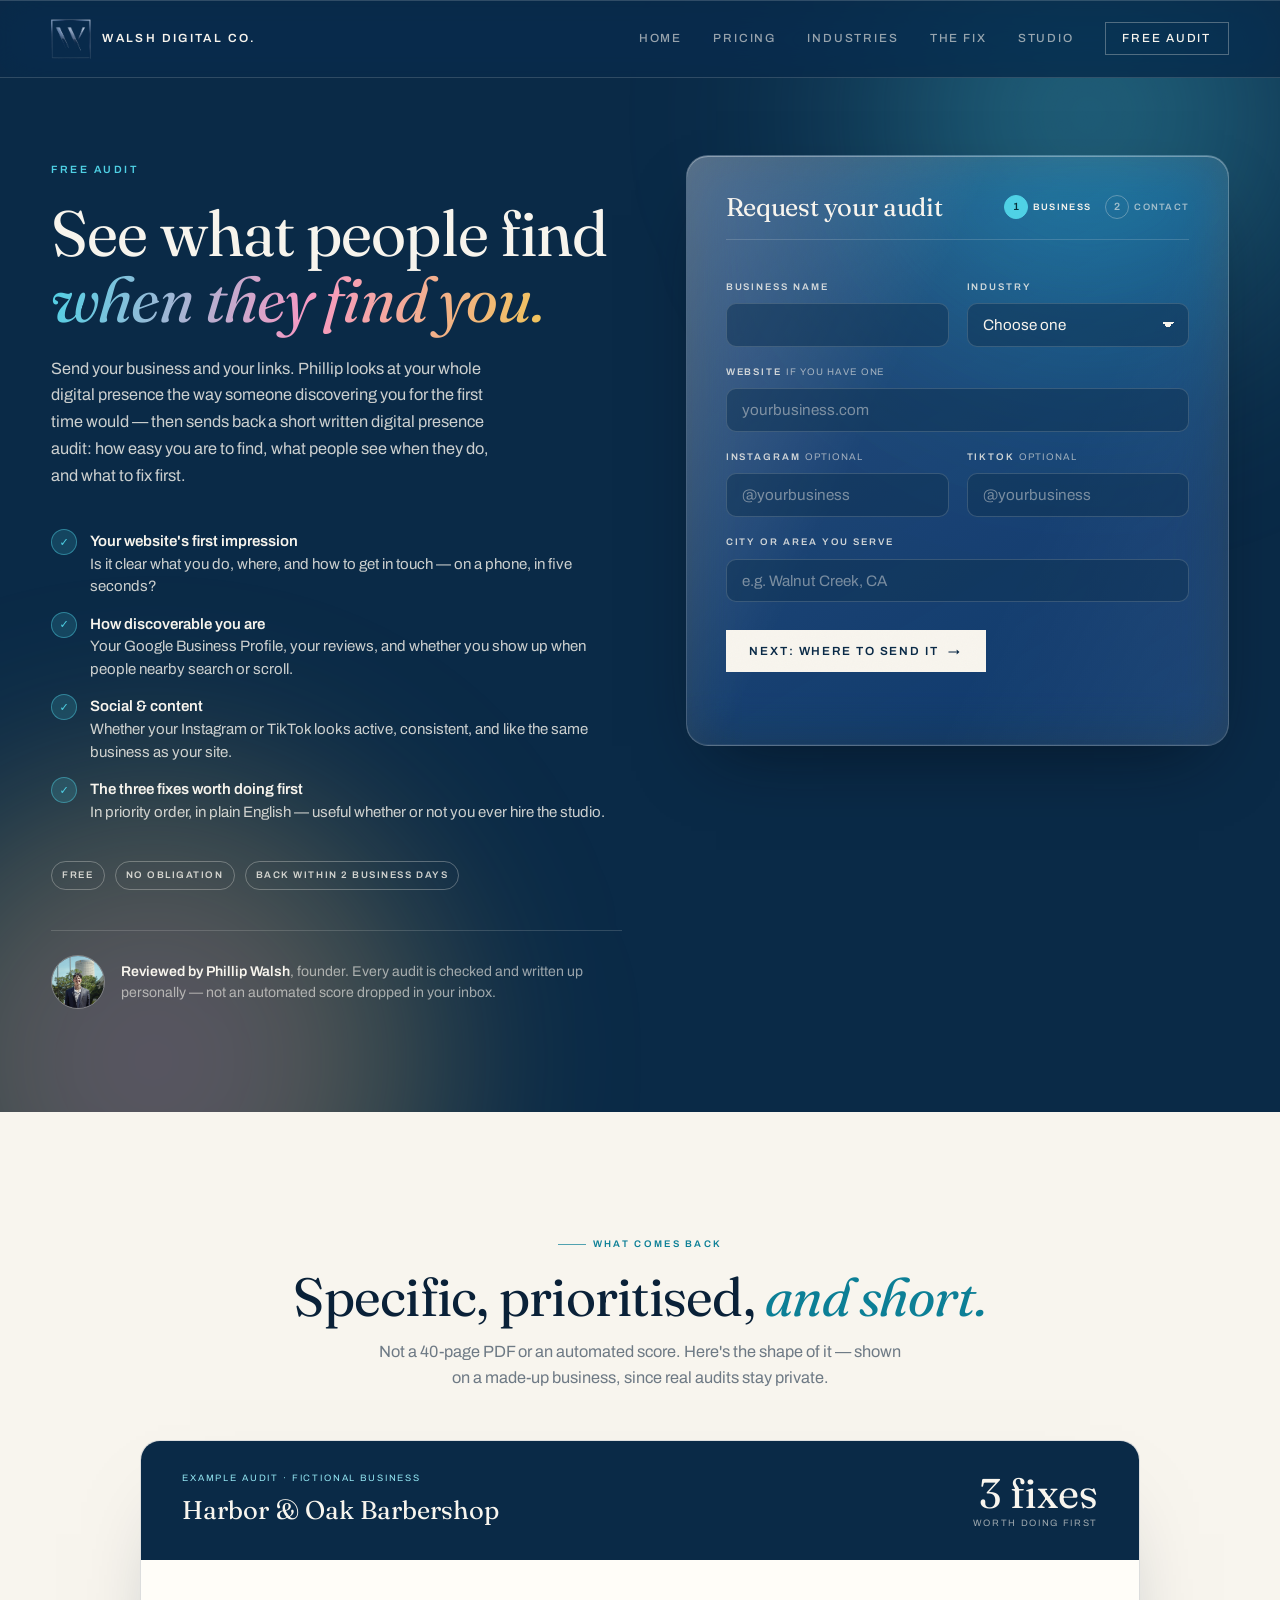
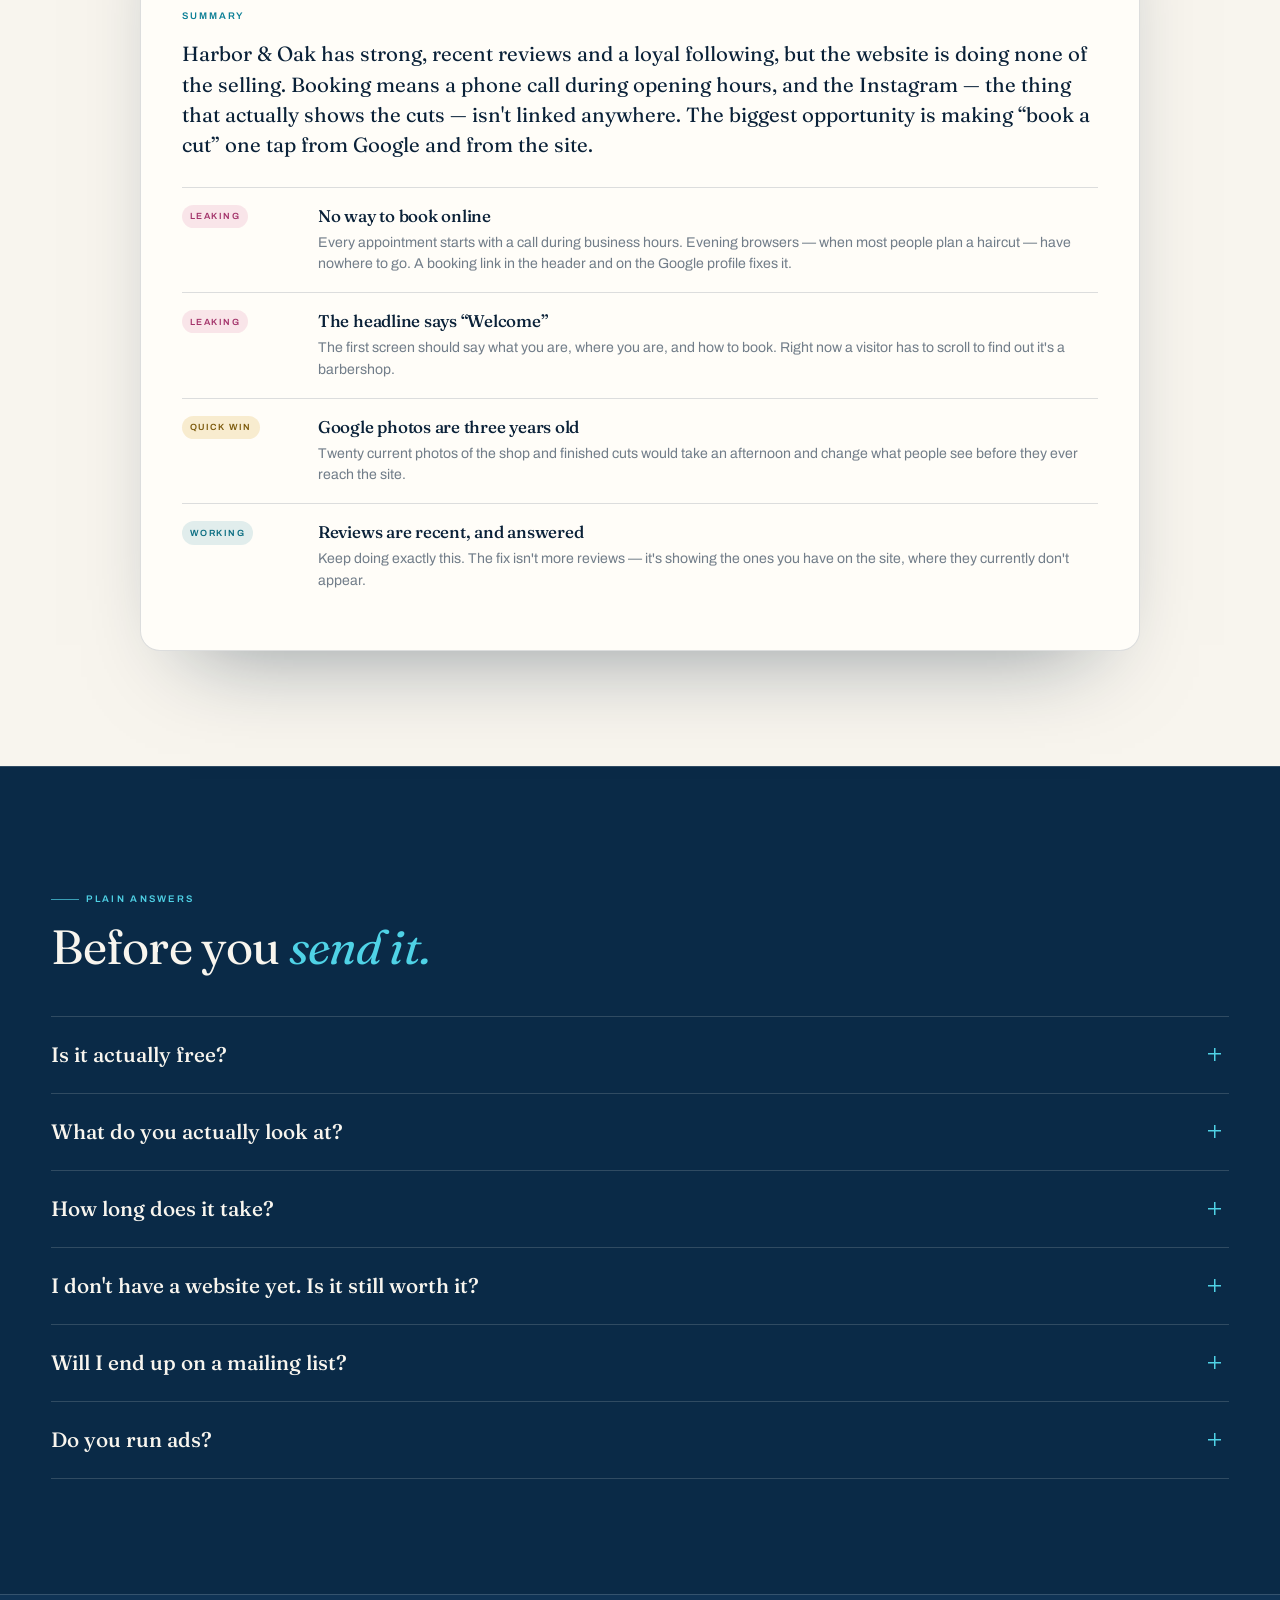
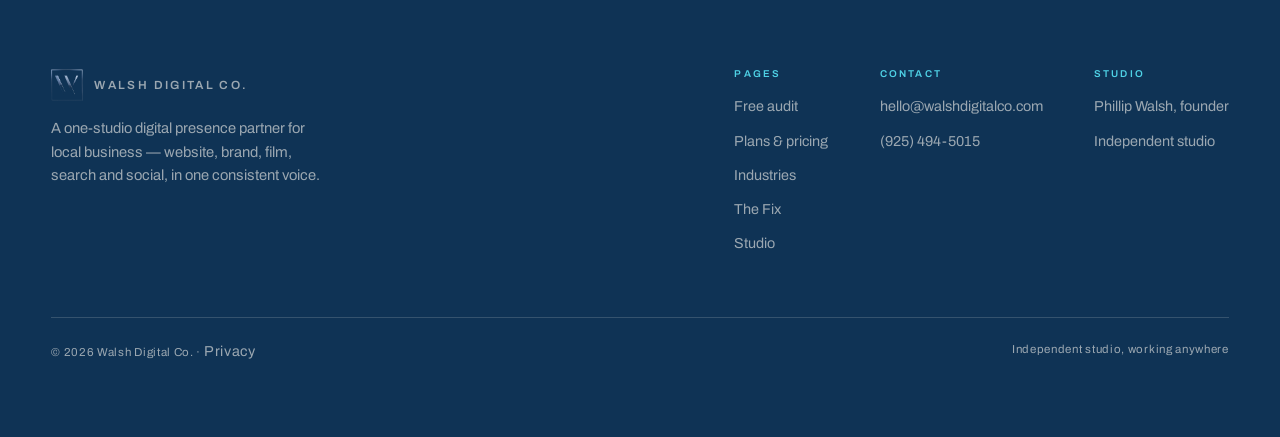
<file: audit.html>
<!DOCTYPE html>
<html lang="en">
<head>
<meta charset="utf-8">
<meta name="viewport" content="width=device-width, initial-scale=1">
<link rel="canonical" href="https://www.walshdigitalco.com/audit.html">
<title>Free Audit — Walsh Digital Co.</title>
<meta name="description" content="Get a free, personal audit of your digital presence — how easy you are to find, what people see when they do, and the three fixes worth doing first. Back within two business days.">
<meta name="theme-color" content="#0a2a47">
<link rel="preconnect" href="https://fonts.googleapis.com">
<link rel="preconnect" href="https://fonts.gstatic.com" crossorigin>
<link href="https://fonts.googleapis.com/css2?family=Archivo:wght@400;500;600&family=Fraunces:ital,opsz,wght@0,9..144,400;0,9..144,500;0,9..144,600;1,9..144,400;1,9..144,500&display=swap" rel="stylesheet">
<link rel="icon" href="/favicon.ico" sizes="48x48">
<link rel="icon" href="/assets/favicon-192.png" type="image/png" sizes="192x192">
<link rel="icon" href="/assets/favicon-96.png" type="image/png" sizes="96x96">
<link rel="icon" href="/favicon.svg" type="image/svg+xml" sizes="any">
<link rel="apple-touch-icon" href="/assets/apple-touch-icon.png">
<meta property="og:type" content="website">
<meta property="og:site_name" content="Walsh Digital Co.">
<meta property="og:title" content="Free Audit — Walsh Digital Co.">
<meta property="og:description" content="Get a free, personal audit of your digital presence — how easy you are to find, what people see when they do, and the three fixes worth doing first. Back within two business days.">
<meta property="og:url" content="https://www.walshdigitalco.com/audit.html">
<meta property="og:image" content="https://www.walshdigitalco.com/assets/og-fix.jpg">
<meta property="og:image:width" content="1200">
<meta property="og:image:height" content="630">
<meta property="og:image:alt" content="Free Audit — Walsh Digital Co.">
<meta name="twitter:card" content="summary_large_image">
<meta name="twitter:title" content="Free Audit — Walsh Digital Co.">
<meta name="twitter:description" content="Get a free, personal audit of your digital presence — how easy you are to find, what people see when they do, and the three fixes worth doing first. Back within two business days.">
<meta name="twitter:image" content="https://www.walshdigitalco.com/assets/og-fix.jpg">
<!-- Google tag (gtag.js) -->
<script async src="https://www.googletagmanager.com/gtag/js?id=G-XNZ5KZKH9D"></script>
<script>
  window.dataLayer = window.dataLayer || [];
  function gtag(){dataLayer.push(arguments);}
  gtag('js', new Date());

  gtag('config', 'G-XNZ5KZKH9D');
</script>
<link rel="stylesheet" href="assets/site.css">
</head>
<body class="dark">
<a class="skip" href="#main">Skip to content</a>

<nav class="nav is-fixed" data-fixed="always">
  <div class="wrap nav-in">
    <a href="index.html" class="mark" aria-label="Walsh Digital Co.">
      <img class="mark-img" src="assets/logo.png" alt="" width="30" height="30" onerror="this.remove()" onload="this.nextElementSibling.style.display='none'"><svg width="30" height="30" viewBox="0 0 100 100" fill="none" aria-hidden="true">
        <defs><linearGradient id="wm" x1="24" y1="20" x2="78" y2="82" gradientUnits="userSpaceOnUse"><stop offset="0" stop-color="#eaf1fc"/><stop offset=".5" stop-color="#a6b9d8"/><stop offset="1" stop-color="#46628b"/></linearGradient></defs><rect x="12" y="12" width="76" height="76" fill="none" stroke="url(#wm)" stroke-width="2.5" opacity=".8"/>
        <path d="M26 34 L41 67 L50 46 L59 67 L74 34" fill="none" stroke="url(#wm)" stroke-width="11" stroke-linejoin="miter" stroke-linecap="butt"/>
      </svg>
      <span>WALSH DIGITAL CO.</span>
    </a>
    <a href="audit.html" class="nav-audit">Free audit</a>
    <button class="burger" aria-label="Menu" aria-expanded="false">
      <svg width="26" height="26" viewBox="0 0 24 24" fill="none"><path d="M3 7h18M3 17h18" stroke="currentColor" stroke-width="1.6"/></svg>
    </button>
    <div class="menu">
      <a href="index.html">Home</a>
      <a href="services.html">Pricing</a>
      <a href="pricing.html">Industries</a>
      <a href="build.html">The Fix</a>
      <a href="about.html">Studio</a>
      <a href="audit.html" class="nav-cta" aria-current="page">Free audit</a>
    </div>
  </div>
</nav>

<main id="main">

  <section class="aud dark aurora" aria-labelledby="audTitle">
    <div class="wrap aud-grid">

      <div class="load">
        <span class="tag">Free audit</span>
        <h1 class="d2" id="audTitle" style="margin-top:.3em;max-width:15ch">See what people find <em class="ital grad">when they find you.</em></h1>
        <p class="lead" style="margin-top:1.4em;max-width:50ch">
          Send your business and your links. Phillip looks at your whole digital presence the way
          someone discovering you for the first time would — then sends back a short written digital presence
          audit: how easy you are to find, what people see when they do, and what to fix first.
        </p>
        <a href="#auditForm" class="btn aud-jump">Start my free audit <span class="ar" aria-hidden="true">↓</span></a>
        <ul class="gets">
          <li><span><b>Your website's first impression</b>Is it clear what you do, where, and how to get in touch — on a phone, in five seconds?</span></li>
          <li><span><b>How discoverable you are</b>Your Google Business Profile, your reviews, and whether you show up when people nearby search or scroll.</span></li>
          <li><span><b>Social &amp; content</b>Whether your Instagram or TikTok looks active, consistent, and like the same business as your site.</span></li>
          <li><span><b>The three fixes worth doing first</b>In priority order, in plain English — useful whether or not you ever hire the studio.</span></li>
        </ul>
        <div class="aud-meta" aria-label="What to expect">
          <span>Free</span><span>No obligation</span><span>Back within 2 business days</span>
        </div>
        <div class="aud-who">
          <img src="assets/phillip.jpeg" alt="" width="54" height="54" onerror="this.remove()">
          <p><b>Reviewed by Phillip Walsh</b>, founder. Every audit is checked and written up personally —
             not an automated score dropped in your inbox.</p>
        </div>
      </div>

      <div class="af-wrap">
        <form class="af ct-form glass" id="auditForm" action="https://api.web3forms.com/submit" method="POST" novalidate>
          <div class="af-head">
            <h2>Request your audit</h2>
            <ol class="af-prog" aria-hidden="true">
              <li class="on" data-for="1">Business</li>
              <li data-for="2">Contact</li>
            </ol>
          </div>

          <fieldset class="af-step on" data-step="1">
            <legend class="vh">Step 1 of 2 — your business</legend>
            <div class="ct-row">
              <label class="ct-f">
                <span>Business name</span>
                <input type="text" name="business" required autocomplete="organization">
              </label>
              <label class="ct-f">
                <span>Industry</span>
                <select name="industry" required>
                  <option value="">Choose one</option>
                  <option>Beauty &amp; wellness</option>
                  <option>Automotive</option>
                  <option>Home services &amp; trades</option>
                  <option>Restaurant, café or bar</option>
                  <option>Fitness &amp; health</option>
                  <option>Professional services</option>
                  <option>Retail</option>
                  <option>Something else</option>
                </select>
              </label>
            </div>
            <label class="ct-f">
              <span>Website <i>if you have one</i></span>
              <input type="text" name="website" inputmode="url" autocomplete="url" placeholder="yourbusiness.com" spellcheck="false" autocapitalize="off">
            </label>
            <div class="ct-row">
              <label class="ct-f">
                <span>Instagram <i>optional</i></span>
                <input type="text" name="instagram" placeholder="@yourbusiness" spellcheck="false" autocapitalize="off">
              </label>
              <label class="ct-f">
                <span>TikTok <i>optional</i></span>
                <input type="text" name="tiktok" placeholder="@yourbusiness" spellcheck="false" autocapitalize="off">
              </label>
            </div>
            <label class="ct-f">
              <span>City or area you serve</span>
              <input type="text" name="city" required autocomplete="address-level2" placeholder="e.g. Walnut Creek, CA">
            </label>
            <div class="af-acts">
              <button type="button" class="btn" data-next>Next: where to send it <span class="ar" aria-hidden="true">→</span></button>
            </div>
          </fieldset>

          <fieldset class="af-step" data-step="2">
            <legend class="vh">Step 2 of 2 — where to send it</legend>
            <div class="ct-row">
              <label class="ct-f">
                <span>Your name</span>
                <input type="text" name="name" required autocomplete="name">
              </label>
              <label class="ct-f">
                <span>Email</span>
                <input type="email" name="email" required autocomplete="email" inputmode="email">
              </label>
            </div>
            <label class="ct-f">
              <span>Phone <i>optional</i></span>
              <input type="tel" name="phone" autocomplete="tel" inputmode="tel">
            </label>
            <div>
              <span class="af-glbl" id="strLbl">What are you struggling with? <i>optional — tick any</i></span>
              <div class="af-chips" role="group" aria-labelledby="strLbl">
                <label class="af-chip"><input type="checkbox" name="struggles" value="Website looks dated"><span>Website looks dated</span></label>
                <label class="af-chip"><input type="checkbox" name="struggles" value="Not enough calls or bookings"><span>Not enough calls or bookings</span></label>
                <label class="af-chip"><input type="checkbox" name="struggles" value="Not showing up on Google"><span>Not showing up on Google</span></label>
                <label class="af-chip"><input type="checkbox" name="struggles" value="No time for social media"><span>No time for social</span></label>
                <label class="af-chip"><input type="checkbox" name="struggles" value="Branding feels inconsistent"><span>Branding feels inconsistent</span></label>
                <label class="af-chip"><input type="checkbox" name="struggles" value="Competitors look more professional"><span>Competitors look better</span></label>
              </div>
            </div>
            <label class="ct-f">
              <span>Anything else? <i>optional</i></span>
              <textarea name="message" rows="3" placeholder="What's not working, what you've tried, what you'd like more of."></textarea>
            </label>

            <!-- bots tick hidden boxes; people don't -->
            <input type="checkbox" name="botcheck" class="ct-hp" tabindex="-1" autocomplete="off" aria-hidden="true">
            <input type="hidden" name="access_key" value="941a7e49-3f26-4823-942e-e44be4cab380">
            <input type="hidden" name="subject" value="Free audit request — walshdigitalco.com">
            <input type="hidden" name="from_name" value="Walsh Digital Co. website">
            <input type="hidden" name="redirect" value="https://www.walshdigitalco.com/audit.html?sent=1">

            <p class="af-fine">Used only to prepare and send your audit — no mailing list, nothing shared.
               <a href="privacy.html" class="ulink" style="font-size:.66rem;padding-bottom:2px">Privacy</a></p>
            <div class="af-acts">
              <button type="button" class="af-back" data-back>← Back</button>
              <button type="submit" class="btn" id="auditSend">Get my free audit <span class="ar" aria-hidden="true">↗</span></button>
            </div>
          </fieldset>

          <p class="ct-note" id="auditNote" role="status" aria-live="polite"></p>
        </form>

        <div class="af af-done glass" id="auditDone" hidden tabindex="-1">
          <span class="tag">Request received</span>
          <h2>Got it — <em>your audit is on its way.</em></h2>
          <p id="auditDoneLead">Here's what happens next.</p>
          <ol class="steps">
            <li><span class="n">01</span><h3>Phillip reviews it</h3><p id="auditDone1">Your website, Google profile and social — the way a new customer would see them.</p></li>
            <li><span class="n">02</span><h3>Your written audit arrives</h3><p id="auditDone2">By email, within two business days. Short, prioritised, plain English.</p></li>
            <li><span class="n">03</span><h3>A call, only if you want one</h3><p>Fifteen minutes to walk through it. No obligation either way.</p></li>
          </ol>
          <p class="small" style="margin-top:24px">In the meantime: <a href="build.html" class="ulink">The seven most common leaks <span aria-hidden="true">↗</span></a></p>
        </div>
      </div>

    </div>
  </section>

  <section class="sec light" aria-labelledby="sampleTitle">
    <div class="wrap">
      <div class="sh sh--center rise">
        <span class="svc-kind">What comes back</span>
        <h2 id="sampleTitle">Specific, prioritised, <em>and short.</em></h2>
        <p>Not a 40-page PDF or an automated score. Here's the shape of it — shown on a made-up
           business, since real audits stay private.</p>
      </div>

      <article class="sample rise" data-d="1" aria-label="Example audit for a fictional business">
        <div class="sample-top">
          <div>
            <small>Example audit &middot; fictional business</small>
            <b>Harbor &amp; Oak Barbershop</b>
          </div>
          <div class="sample-score">3 fixes<em>worth doing first</em></div>
        </div>
        <div class="sample-body">
          <span class="sample-h">Summary</span>
          <p class="sample-sum">Harbor &amp; Oak has strong, recent reviews and a loyal following, but the
             website is doing none of the selling. Booking means a phone call during opening hours, and
             the Instagram — the thing that actually shows the cuts — isn't linked anywhere. The biggest
             opportunity is making &ldquo;book a cut&rdquo; one tap from Google and from the site.</p>
          <div class="sample-rows">
            <div class="sample-row">
              <span class="pill pill--bad">Leaking</span>
              <div><h3>No way to book online</h3>
                <p>Every appointment starts with a call during business hours. Evening browsers — when most
                   people plan a haircut — have nowhere to go. A booking link in the header and on the
                   Google profile fixes it.</p></div>
            </div>
            <div class="sample-row">
              <span class="pill pill--bad">Leaking</span>
              <div><h3>The headline says &ldquo;Welcome&rdquo;</h3>
                <p>The first screen should say what you are, where you are, and how to book. Right now a
                   visitor has to scroll to find out it's a barbershop.</p></div>
            </div>
            <div class="sample-row">
              <span class="pill pill--win">Quick win</span>
              <div><h3>Google photos are three years old</h3>
                <p>Twenty current photos of the shop and finished cuts would take an afternoon and change what
                   people see before they ever reach the site.</p></div>
            </div>
            <div class="sample-row">
              <span class="pill pill--ok">Working</span>
              <div><h3>Reviews are recent, and answered</h3>
                <p>Keep doing exactly this. The fix isn't more reviews — it's showing the ones you have on the
                   site, where they currently don't appear.</p></div>
            </div>
          </div>
        </div>
      </article>
    </div>
  </section>

  <section class="sec sec--rule dark" aria-labelledby="audFaq">
    <div class="wrap">
      <div class="svc-group-head rise">
        <span class="svc-kind">Plain answers</span>
        <h2 class="svc-group-name" id="audFaq">Before you <em>send it.</em></h2>
      </div>
      <div class="faq rise">
        <details class="faq-i">
          <summary>Is it actually free?</summary>
          <div class="faq-a">
            <p><strong>Yes.</strong> No card, no call needed to receive it, and no obligation afterwards. It's
               how most conversations with the studio start — and if you take the list and fix things
               yourself, that's a perfectly good outcome too.</p>
          </div>
        </details>
        <details class="faq-i">
          <summary>What do you actually look at?</summary>
          <div class="faq-a">
            <p>Your website on a phone and on a laptop, your Google Business Profile and reviews, how you show
               up when people nearby search for your trade, and your Instagram or TikTok if you have them.
               The same things a new customer checks before deciding whether to call.</p>
          </div>
        </details>
        <details class="faq-i">
          <summary>How long does it take?</summary>
          <div class="faq-a">
            <p>You'll have it within two business days. It's short on purpose — a page or two, prioritised,
               in plain English.</p>
          </div>
        </details>
        <details class="faq-i">
          <summary>I don't have a website yet. Is it still worth it?</summary>
          <div class="faq-a">
            <p>Yes. The audit covers your Google profile and social as well, and it'll say what a website
               would need to do for your particular trade before you spend anything on one.</p>
          </div>
        </details>
        <details class="faq-i">
          <summary>Will I end up on a mailing list?</summary>
          <div class="faq-a">
            <p><strong>No.</strong> Your details are used to send the audit and, if you reply, to carry on
               the conversation. Nothing is added to a list, and nothing is shared.</p>
          </div>
        </details>
        <details class="faq-i">
          <summary>Do you run ads?</summary>
          <div class="faq-a">
            <p>No. The studio builds the presence people find on their own — the website, Google profile,
               brand and social — rather than renting attention through ads.
               <a href="services.html#faq" class="ulink" style="font-size:.66rem">More on that</a></p>
          </div>
        </details>
      </div>
    </div>
  </section>

</main>

<footer class="foot dark">
  <div class="wrap">
    <div class="foot-grid">
      <div>
        <a href="index.html" class="mark" style="margin-bottom:16px">
          <img class="mark-img" src="assets/logo.png" alt="" width="24" height="24" onerror="this.remove()" onload="this.nextElementSibling.style.display='none'"><svg width="24" height="24" viewBox="0 0 100 100" fill="none" aria-hidden="true">
            <defs><linearGradient id="wm" x1="24" y1="20" x2="78" y2="82" gradientUnits="userSpaceOnUse"><stop offset="0" stop-color="#eaf1fc"/><stop offset=".5" stop-color="#a6b9d8"/><stop offset="1" stop-color="#46628b"/></linearGradient></defs><rect x="12" y="12" width="76" height="76" fill="none" stroke="url(#wm)" stroke-width="2.5" opacity=".8"/>
            <path d="M26 34 L41 67 L50 46 L59 67 L74 34" fill="none" stroke="url(#wm)" stroke-width="11" stroke-linejoin="miter" stroke-linecap="butt"/>
          </svg>
          <span>WALSH DIGITAL CO.</span>
        </a>
        <p class="small" style="max-width:34ch">A one-studio digital presence partner for local business — website, brand, film, search and social, in one consistent voice.</p>
      </div>
      <div>
        <h4>Pages</h4>
        <ul>
          <li><a href="audit.html">Free audit</a></li>
          <li><a href="services.html">Plans &amp; pricing</a></li>
          <li><a href="pricing.html">Industries</a></li>
          <li><a href="build.html">The Fix</a></li>
          <li><a href="about.html">Studio</a></li>
        </ul>
      </div>
      <div>
        <h4>Contact</h4>
        <ul>
          <li><a href="mailto:hello@walshdigitalco.com">hello@walshdigitalco.com</a></li>
          <li><a href="tel:+19254945015">(925) 494-5015</a></li>
        </ul>
      </div>
      <div>
        <h4>Studio</h4>
        <ul>
          <li>Phillip Walsh, founder</li>
          <li>Independent studio</li>
        </ul>
      </div>
    </div>
    <div class="foot-btm">
      <span>© 2026 Walsh Digital Co. &middot; <a href="privacy.html">Privacy</a></span>
      <span>Independent studio, working anywhere</span>
    </div>
  </div>
</footer>

<script src="assets/site.js"></script>
</body>
</html>
</file>
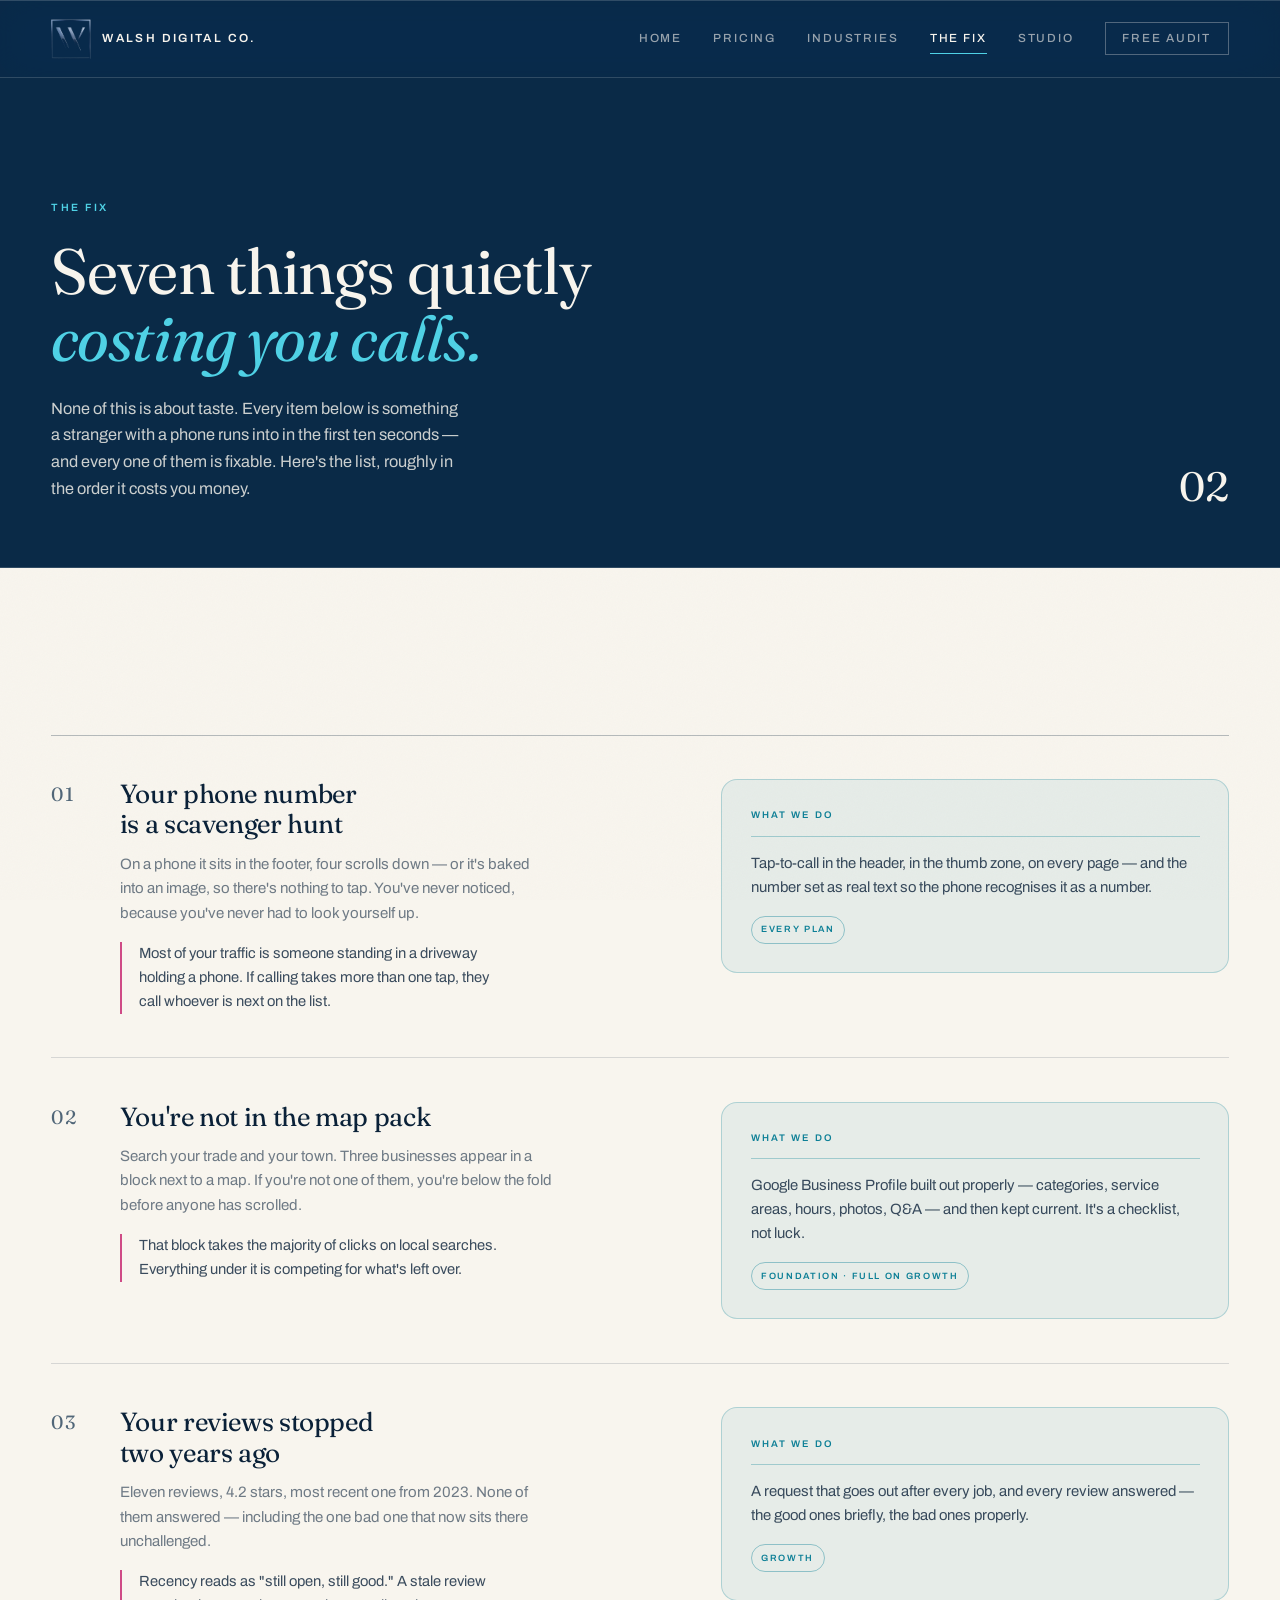
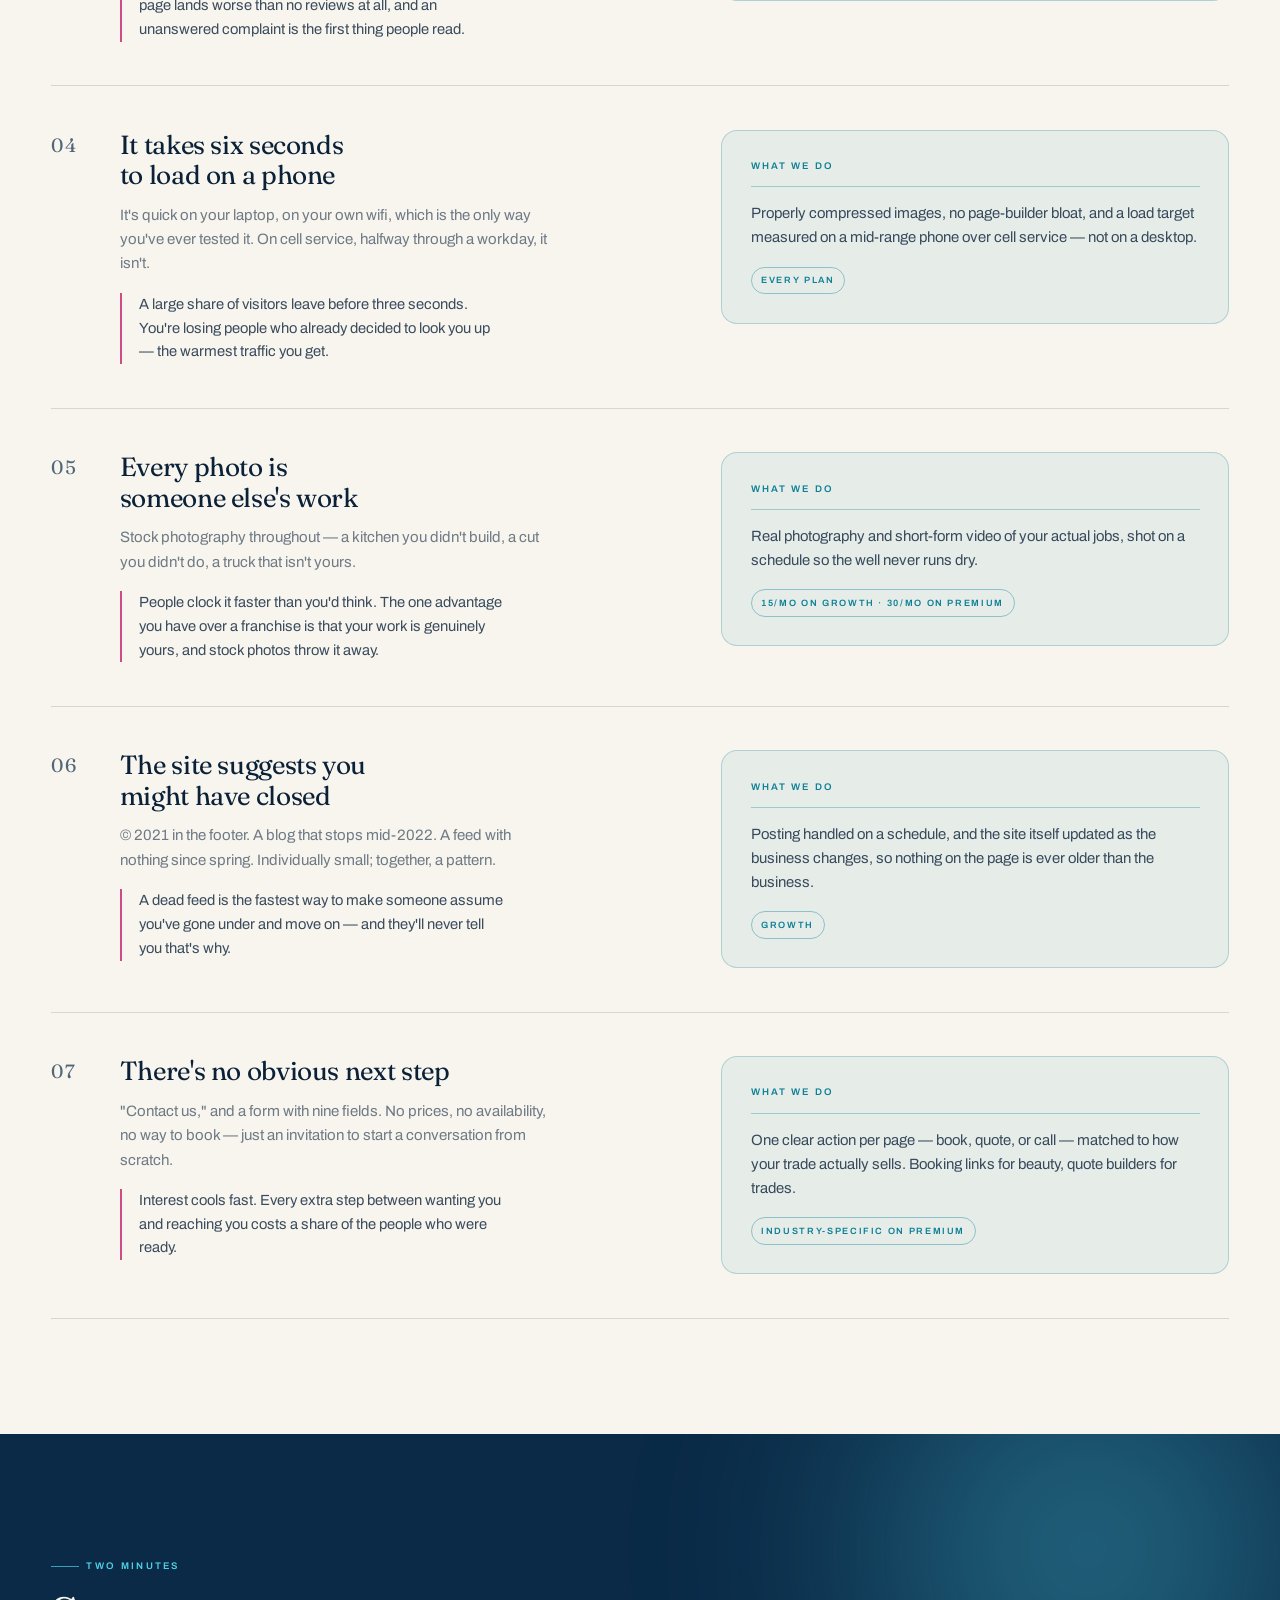
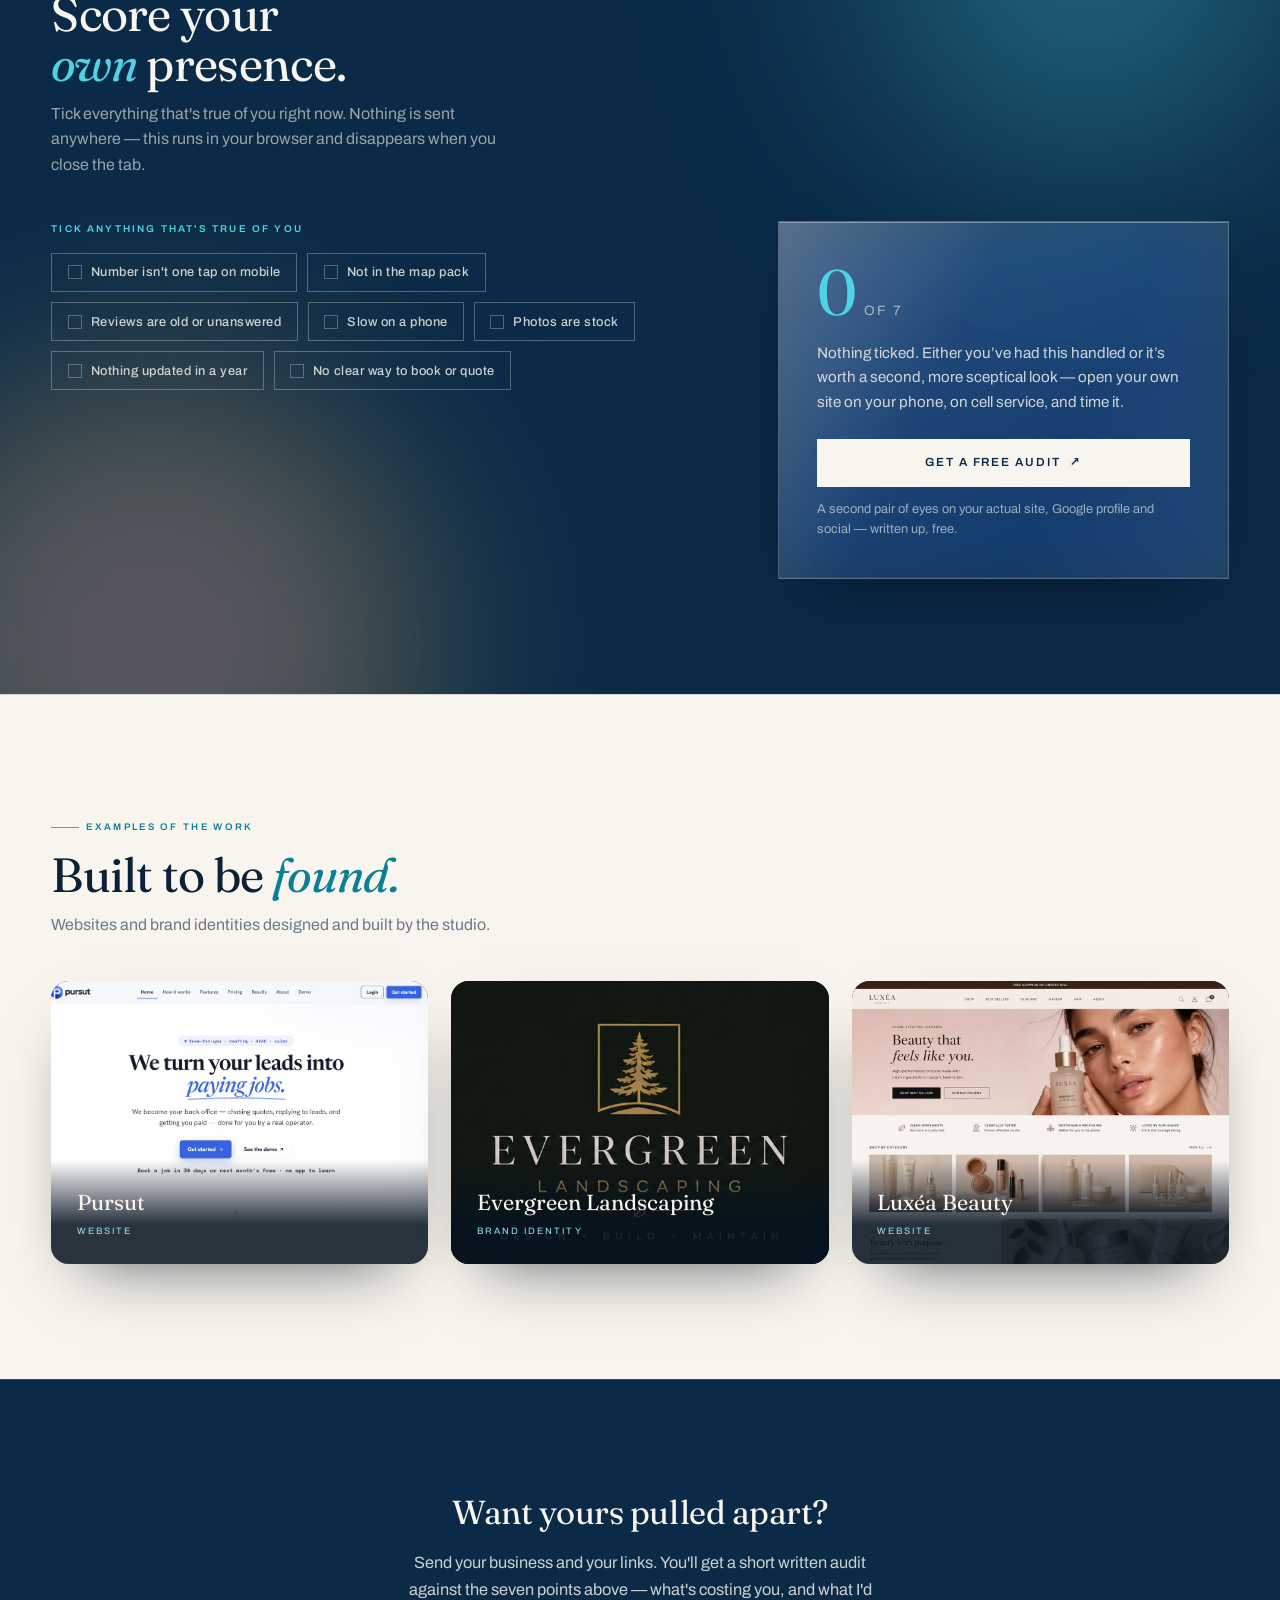
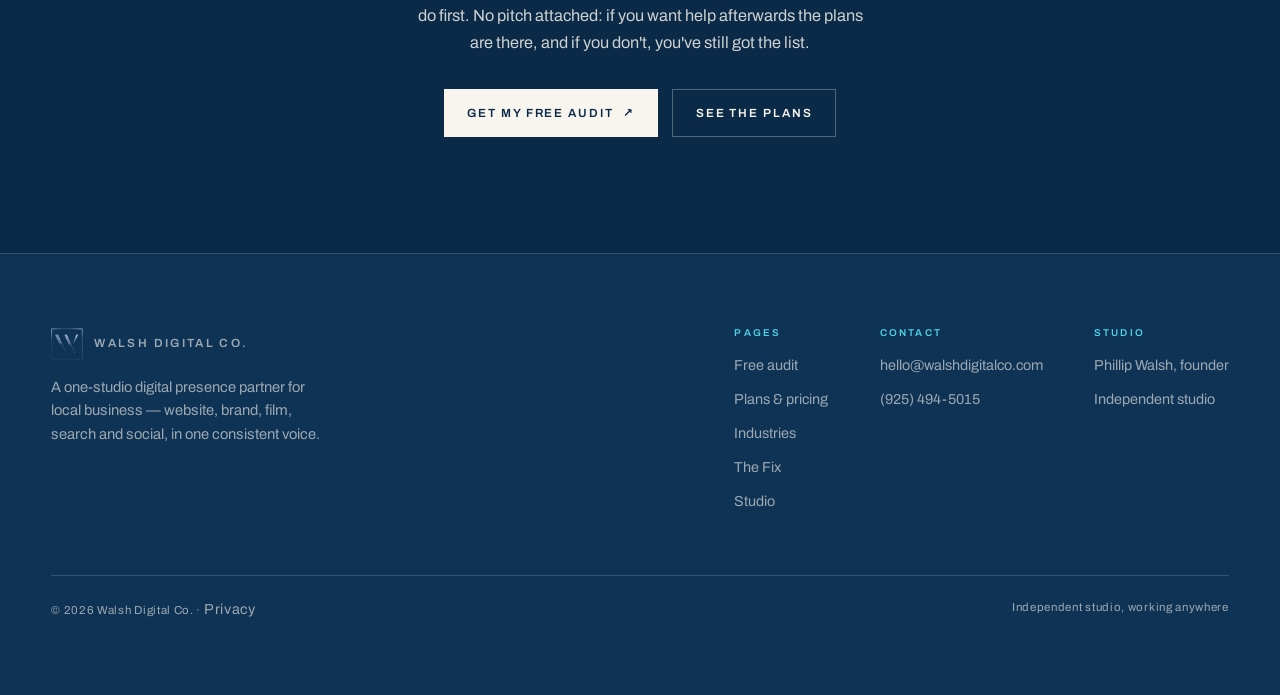
<file: build.html>
<!DOCTYPE html>
<html lang="en">
<head>
<meta charset="utf-8">
<meta name="viewport" content="width=device-width, initial-scale=1">
<link rel="canonical" href="https://www.walshdigitalco.com/build.html">
<title>The Fix — Walsh Digital Co.</title>
<meta name="description" content="Seven things quietly costing local businesses calls — what each one looks like, what it costs, and what it takes to fix. Score your own presence in two minutes.">
<meta name="theme-color" content="#0a2a47">
<link rel="preconnect" href="https://fonts.googleapis.com">
<link rel="preconnect" href="https://fonts.gstatic.com" crossorigin>
<link href="https://fonts.googleapis.com/css2?family=Archivo:wght@400;500;600&family=Fraunces:ital,opsz,wght@0,9..144,400;0,9..144,500;0,9..144,600;1,9..144,400;1,9..144,500&display=swap" rel="stylesheet">
<link rel="icon" href="/favicon.ico" sizes="48x48">
<link rel="icon" href="/assets/favicon-192.png" type="image/png" sizes="192x192">
<link rel="icon" href="/assets/favicon-96.png" type="image/png" sizes="96x96">
<link rel="icon" href="/favicon.svg" type="image/svg+xml" sizes="any">
<link rel="apple-touch-icon" href="/assets/apple-touch-icon.png">
<meta property="og:type" content="website">
<meta property="og:site_name" content="Walsh Digital Co.">
<meta property="og:title" content="The Fix — Walsh Digital Co.">
<meta property="og:description" content="Seven things quietly costing local businesses calls — what each one looks like, what it costs, and what it takes to fix. Score your own presence in two minutes.">
<meta property="og:url" content="https://www.walshdigitalco.com/build.html">
<meta property="og:image" content="https://www.walshdigitalco.com/assets/og-fix.jpg">
<meta property="og:image:width" content="1200">
<meta property="og:image:height" content="630">
<meta property="og:image:alt" content="The Fix — Walsh Digital Co.">
<meta name="twitter:card" content="summary_large_image">
<meta name="twitter:title" content="The Fix — Walsh Digital Co.">
<meta name="twitter:description" content="Seven things quietly costing local businesses calls — what each one looks like, what it costs, and what it takes to fix. Score your own presence in two minutes.">
<meta name="twitter:image" content="https://www.walshdigitalco.com/assets/og-fix.jpg">
<!-- Google tag (gtag.js) -->
<script async src="https://www.googletagmanager.com/gtag/js?id=G-XNZ5KZKH9D"></script>
<script>
  window.dataLayer = window.dataLayer || [];
  function gtag(){dataLayer.push(arguments);}
  gtag('js', new Date());

  gtag('config', 'G-XNZ5KZKH9D');
</script>
<link rel="stylesheet" href="assets/site.css">
</head>
<body class="dark">
<a class="skip" href="#main">Skip to content</a>

<nav class="nav is-fixed" data-fixed="always">
  <div class="wrap nav-in">
    <a href="index.html" class="mark" aria-label="Walsh Digital Co.">
      <img class="mark-img" src="assets/logo.png" alt="" width="30" height="30" onerror="this.remove()" onload="this.nextElementSibling.style.display='none'"><svg width="30" height="30" viewBox="0 0 100 100" fill="none" aria-hidden="true">
        <defs><linearGradient id="wm" x1="24" y1="20" x2="78" y2="82" gradientUnits="userSpaceOnUse"><stop offset="0" stop-color="#eaf1fc"/><stop offset=".5" stop-color="#a6b9d8"/><stop offset="1" stop-color="#46628b"/></linearGradient></defs><rect x="12" y="12" width="76" height="76" fill="none" stroke="url(#wm)" stroke-width="2.5" opacity=".8"/>
        <path d="M26 34 L41 67 L50 46 L59 67 L74 34" fill="none" stroke="url(#wm)" stroke-width="11" stroke-linejoin="miter" stroke-linecap="butt"/>
      </svg>
      <span>WALSH DIGITAL CO.</span>
    </a>
    <a href="audit.html" class="nav-audit">Free audit</a>
    <button class="burger" aria-label="Menu" aria-expanded="false">
      <svg width="26" height="26" viewBox="0 0 24 24" fill="none"><path d="M3 7h18M3 17h18" stroke="currentColor" stroke-width="1.6"/></svg>
    </button>
    <div class="menu">
      <a href="index.html">Home</a>
      <a href="services.html">Pricing</a>
      <a href="pricing.html">Industries</a>
      <a href="build.html" aria-current="page">The Fix</a>
      <a href="about.html">Studio</a>
      <a href="audit.html" class="nav-cta">Free audit</a>
    </div>
  </div>
</nav>

<main id="main">

  <header class="phead">
    <div class="wrap phead-in load">
      <div>
        <span class="tag">The Fix</span>
        <h1 class="d2" style="margin-top:.3em;max-width:17ch">Seven things quietly <em class="ital">costing you calls.</em></h1>
        <p class="lead" style="margin-top:1.5em">
          None of this is about taste. Every item below is something a stranger with a phone
          runs into in the first ten seconds — and every one of them is fixable. Here's the
          list, roughly in the order it costs you money.
        </p>
      </div>
      <div class="folio" aria-hidden="true">02</div>
    </div>
  </header>

  <section class="sec light">
    <div class="wrap">

      <div class="fix-list">

        <article class="fix-item rise">
          <div class="fix-no" aria-hidden="true">01</div>
          <div>
            <h2 class="fix-sym">Your phone number is a scavenger hunt</h2>
            <p class="fix-tell">
              On a phone it sits in the footer, four scrolls down — or it's baked into an
              image, so there's nothing to tap. You've never noticed, because you've never
              had to look yourself up.
            </p>
            <p class="fix-cost">
              Most of your traffic is someone standing in a driveway holding a phone. If
              calling takes more than one tap, they call whoever is next on the list.
            </p>
          </div>
          <div class="fix-do">
            <span class="fix-do-l">What we do</span>
            <p>
              Tap-to-call in the header, in the thumb zone, on every page — and the number
              set as real text so the phone recognises it as a number.
            </p>
            <span class="fix-tier">Every plan</span>
          </div>
        </article>

        <article class="fix-item rise">
          <div class="fix-no" aria-hidden="true">02</div>
          <div>
            <h2 class="fix-sym">You're not in the map pack</h2>
            <p class="fix-tell">
              Search your trade and your town. Three businesses appear in a block next to a
              map. If you're not one of them, you're below the fold before anyone has
              scrolled.
            </p>
            <p class="fix-cost">
              That block takes the majority of clicks on local searches. Everything under it
              is competing for what's left over.
            </p>
          </div>
          <div class="fix-do">
            <span class="fix-do-l">What we do</span>
            <p>
              Google Business Profile built out properly — categories, service areas, hours,
              photos, Q&amp;A — and then kept current. It's a checklist, not luck.
            </p>
            <span class="fix-tier">Foundation · full on Growth</span>
          </div>
        </article>

        <article class="fix-item rise">
          <div class="fix-no" aria-hidden="true">03</div>
          <div>
            <h2 class="fix-sym">Your reviews stopped two years ago</h2>
            <p class="fix-tell">
              Eleven reviews, 4.2 stars, most recent one from 2023. None of them answered —
              including the one bad one that now sits there unchallenged.
            </p>
            <p class="fix-cost">
              Recency reads as "still open, still good." A stale review page lands worse than
              no reviews at all, and an unanswered complaint is the first thing people read.
            </p>
          </div>
          <div class="fix-do">
            <span class="fix-do-l">What we do</span>
            <p>
              A request that goes out after every job, and every review answered — the good
              ones briefly, the bad ones properly.
            </p>
            <span class="fix-tier">Growth</span>
          </div>
        </article>

        <article class="fix-item rise">
          <div class="fix-no" aria-hidden="true">04</div>
          <div>
            <h2 class="fix-sym">It takes six seconds to load on a phone</h2>
            <p class="fix-tell">
              It's quick on your laptop, on your own wifi, which is the only way you've ever
              tested it. On cell service, halfway through a workday, it isn't.
            </p>
            <p class="fix-cost">
              A large share of visitors leave before three seconds. You're losing people who
              already decided to look you up — the warmest traffic you get.
            </p>
          </div>
          <div class="fix-do">
            <span class="fix-do-l">What we do</span>
            <p>
              Properly compressed images, no page-builder bloat, and a load target measured
              on a mid-range phone over cell service — not on a desktop.
            </p>
            <span class="fix-tier">Every plan</span>
          </div>
        </article>

        <article class="fix-item rise">
          <div class="fix-no" aria-hidden="true">05</div>
          <div>
            <h2 class="fix-sym">Every photo is someone else's work</h2>
            <p class="fix-tell">
              Stock photography throughout — a kitchen you didn't build, a cut you didn't do,
              a truck that isn't yours.
            </p>
            <p class="fix-cost">
              People clock it faster than you'd think. The one advantage you have over a
              franchise is that your work is genuinely yours, and stock photos throw it away.
            </p>
          </div>
          <div class="fix-do">
            <span class="fix-do-l">What we do</span>
            <p>
              Real photography and short-form video of your actual jobs, shot on a schedule
              so the well never runs dry.
            </p>
            <span class="fix-tier">15/mo on Growth · 30/mo on Premium</span>
          </div>
        </article>

        <article class="fix-item rise">
          <div class="fix-no" aria-hidden="true">06</div>
          <div>
            <h2 class="fix-sym">The site suggests you might have closed</h2>
            <p class="fix-tell">
              © 2021 in the footer. A blog that stops mid-2022. A feed with nothing since
              spring. Individually small; together, a pattern.
            </p>
            <p class="fix-cost">
              A dead feed is the fastest way to make someone assume you've gone under and
              move on — and they'll never tell you that's why.
            </p>
          </div>
          <div class="fix-do">
            <span class="fix-do-l">What we do</span>
            <p>
              Posting handled on a schedule, and the site itself updated as the business
              changes, so nothing on the page is ever older than the business.
            </p>
            <span class="fix-tier">Growth</span>
          </div>
        </article>

        <article class="fix-item rise">
          <div class="fix-no" aria-hidden="true">07</div>
          <div>
            <h2 class="fix-sym">There's no obvious next step</h2>
            <p class="fix-tell">
              "Contact us," and a form with nine fields. No prices, no availability, no way
              to book — just an invitation to start a conversation from scratch.
            </p>
            <p class="fix-cost">
              Interest cools fast. Every extra step between wanting you and reaching you
              costs a share of the people who were ready.
            </p>
          </div>
          <div class="fix-do">
            <span class="fix-do-l">What we do</span>
            <p>
              One clear action per page — book, quote, or call — matched to how your trade
              actually sells. Booking links for beauty, quote builders for trades.
            </p>
            <span class="fix-tier">Industry-specific on Premium</span>
          </div>
        </article>

      </div>

    </div>
  </section>

  <section class="sec aurora">
    <div class="wrap">

      <div class="svc-group-head rise" style="max-width:52ch">
        <span class="svc-kind">Two minutes</span>
        <h2 class="svc-group-name">Score your <em>own</em> presence.</h2>
        <p>
          Tick everything that's true of you right now. Nothing is sent anywhere — this runs
          in your browser and disappears when you close the tab.
        </p>
      </div>

      <div class="build rise" data-d="1">
        <div>
          <span class="glbl">Tick anything that's true of you</span>
          <div class="deck" id="auditDeck">
            <button class="chip" type="button" aria-pressed="false" data-n="1" data-fix="Your number — get it tappable in the header on mobile.">
              <span class="tick" aria-hidden="true">✓</span> Number isn't one tap on mobile
            </button>
            <button class="chip" type="button" aria-pressed="false" data-n="2" data-fix="The map pack — your Google Business Profile, built out properly.">
              <span class="tick" aria-hidden="true">✓</span> Not in the map pack
            </button>
            <button class="chip" type="button" aria-pressed="false" data-n="3" data-fix="Reviews — a request after every job, and answer the ones you have.">
              <span class="tick" aria-hidden="true">✓</span> Reviews are old or unanswered
            </button>
            <button class="chip" type="button" aria-pressed="false" data-n="4" data-fix="Speed — compress the images and cut the page-builder weight.">
              <span class="tick" aria-hidden="true">✓</span> Slow on a phone
            </button>
            <button class="chip" type="button" aria-pressed="false" data-n="5" data-fix="Photography — real pictures of your actual work, on a schedule.">
              <span class="tick" aria-hidden="true">✓</span> Photos are stock
            </button>
            <button class="chip" type="button" aria-pressed="false" data-n="6" data-fix="Signs of life — get the footer, the feed and the site current.">
              <span class="tick" aria-hidden="true">✓</span> Nothing updated in a year
            </button>
            <button class="chip" type="button" aria-pressed="false" data-n="7" data-fix="One clear next step per page — book, quote, or call.">
              <span class="tick" aria-hidden="true">✓</span> No clear way to book or quote
            </button>
          </div>
        </div>

        <aside class="est glass" aria-live="polite">
          <div class="audit-score"><span id="auditN">0</span><em>of 7</em></div>
          <p class="audit-verdict" id="auditVerdict">
            Tick the ones that apply and you'll get a straight read on where you stand.
          </p>
          <div class="audit-first" id="auditFirst" hidden>
            <span>Start here</span>
            <b id="auditFirstTxt"></b>
          </div>
          <a href="audit.html" id="auditCta" class="btn" style="margin-top:24px;width:100%;justify-content:center">Get a free audit <span class="ar" aria-hidden="true">↗</span></a>
          <p class="small" style="margin-top:12px;font-size:.8rem">A second pair of eyes on your actual site, Google profile and social — written up, free.</p>
        </aside>
      </div>

    </div>
  </section>

  <section class="sec light sec--rule">
    <div class="wrap">
      <div class="svc-group-head rise" style="max-width:52ch">
        <span class="svc-kind">Examples of the work</span>
        <h2 class="svc-group-name">Built to be <em>found.</em></h2>
        <p>
          Websites and brand identities designed and built by the studio.
        </p>
      </div>

      <div class="gal rise" data-d="1">
        <figure class="gal-item">
          <img src="assets/work-pursut.jpg" alt="Pursut — website" style="object-position:50% 0" onerror="this.remove()">
          <figcaption class="gal-cap"><b>Pursut</b><span>Website</span></figcaption>
        </figure>
        <figure class="gal-item">
          <img src="assets/work-evergreen.jpg" alt="Evergreen Landscaping — brand identity" onerror="this.remove()">
          <figcaption class="gal-cap"><b>Evergreen Landscaping</b><span>Brand identity</span></figcaption>
        </figure>
        <figure class="gal-item">
          <img src="assets/work-luxea.jpg" alt="Luxéa Beauty — website" style="object-position:50% 0" onerror="this.remove()">
          <figcaption class="gal-cap"><b>Luxéa Beauty</b><span>Website</span></figcaption>
        </figure>
      </div>
    </div>
  </section>

  <section class="sec sec--rule">
    <div class="wrap" style="text-align:center">
      <h2 class="d3 rise" style="max-width:24ch;margin-inline:auto">Want yours pulled apart?</h2>
      <p class="lead rise" data-d="1" style="margin:1.2em auto 0;max-width:52ch">
        Send your business and your links. You'll get a short written audit against the seven
        points above — what's costing you, and what I'd do first. No pitch attached: if you
        want help afterwards the plans are there, and if you don't, you've still got the list.
      </p>
      <div class="rise" data-d="2" style="display:flex;gap:14px;justify-content:center;flex-wrap:wrap;margin-top:2em">
        <a href="audit.html" class="btn">Get my free audit <span class="ar" aria-hidden="true">↗</span></a>
        <a href="services.html" class="btn btn--line">See the plans</a>
      </div>
    </div>
  </section>

</main>

<footer class="foot dark">
  <div class="wrap">
    <div class="foot-grid">
      <div>
        <a href="index.html" class="mark" style="margin-bottom:16px">
          <img class="mark-img" src="assets/logo.png" alt="" width="24" height="24" onerror="this.remove()" onload="this.nextElementSibling.style.display='none'"><svg width="24" height="24" viewBox="0 0 100 100" fill="none" aria-hidden="true">
            <defs><linearGradient id="wm" x1="24" y1="20" x2="78" y2="82" gradientUnits="userSpaceOnUse"><stop offset="0" stop-color="#eaf1fc"/><stop offset=".5" stop-color="#a6b9d8"/><stop offset="1" stop-color="#46628b"/></linearGradient></defs><rect x="12" y="12" width="76" height="76" fill="none" stroke="url(#wm)" stroke-width="2.5" opacity=".8"/>
            <path d="M26 34 L41 67 L50 46 L59 67 L74 34" fill="none" stroke="url(#wm)" stroke-width="11" stroke-linejoin="miter" stroke-linecap="butt"/>
          </svg>
          <span>WALSH DIGITAL CO.</span>
        </a>
        <p class="small" style="max-width:34ch">A one-studio digital presence partner for local business — website, brand, film, search and social, in one consistent voice.</p>
      </div>
      <div>
        <h4>Pages</h4>
        <ul>
          <li><a href="audit.html">Free audit</a></li>
          <li><a href="services.html">Plans &amp; pricing</a></li>
          <li><a href="pricing.html">Industries</a></li>
          <li><a href="build.html">The Fix</a></li>
          <li><a href="about.html">Studio</a></li>
        </ul>
      </div>
      <div>
        <h4>Contact</h4>
        <ul>
          <li><a href="mailto:hello@walshdigitalco.com">hello@walshdigitalco.com</a></li>
          <li><a href="tel:+19254945015">(925) 494-5015</a></li>
        </ul>
      </div>
      <div>
        <h4>Studio</h4>
        <ul>
          <li>Phillip Walsh, founder</li>
          <li>Independent studio</li>
        </ul>
      </div>
    </div>
    <div class="foot-btm">
      <span>© 2026 Walsh Digital Co. &middot; <a href="privacy.html">Privacy</a></span>
      <span>Independent studio, working anywhere</span>
    </div>
  </div>
</footer>

<script src="assets/site.js"></script>
</body>
</html>
</file>
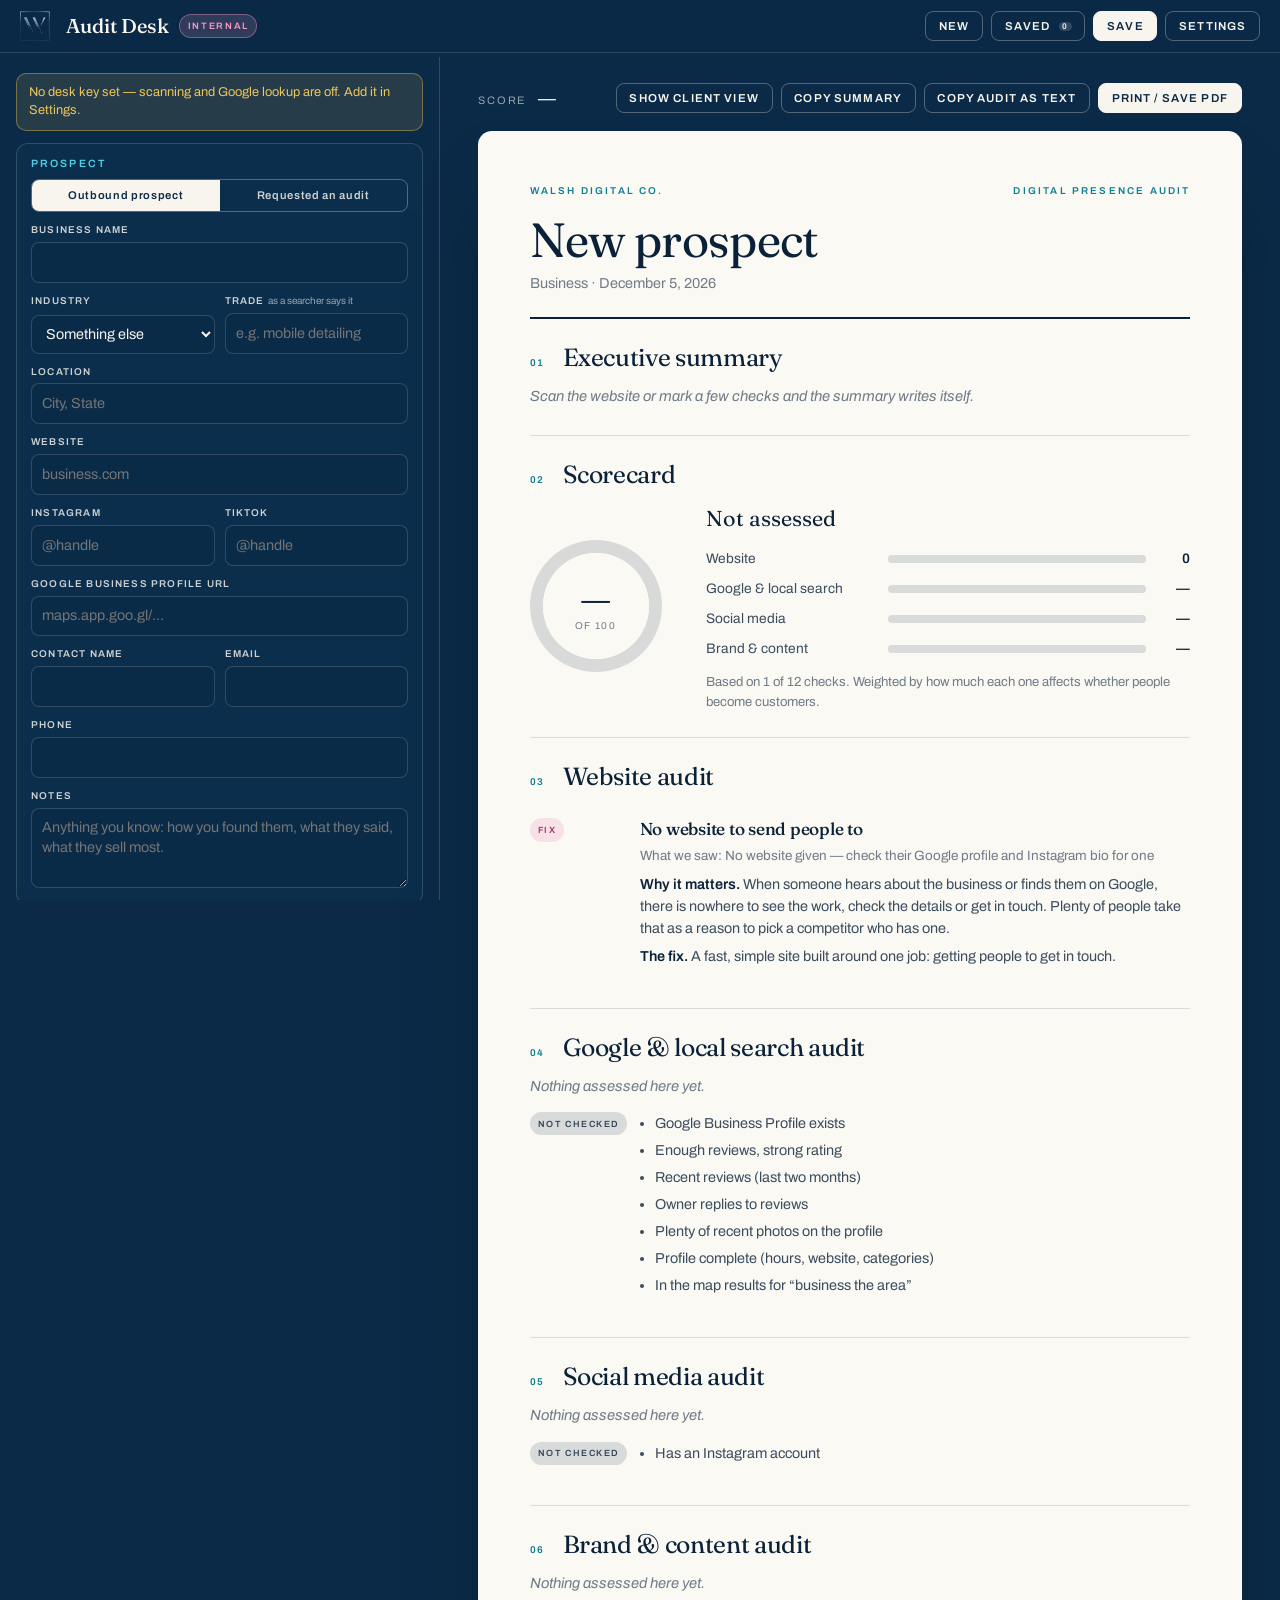
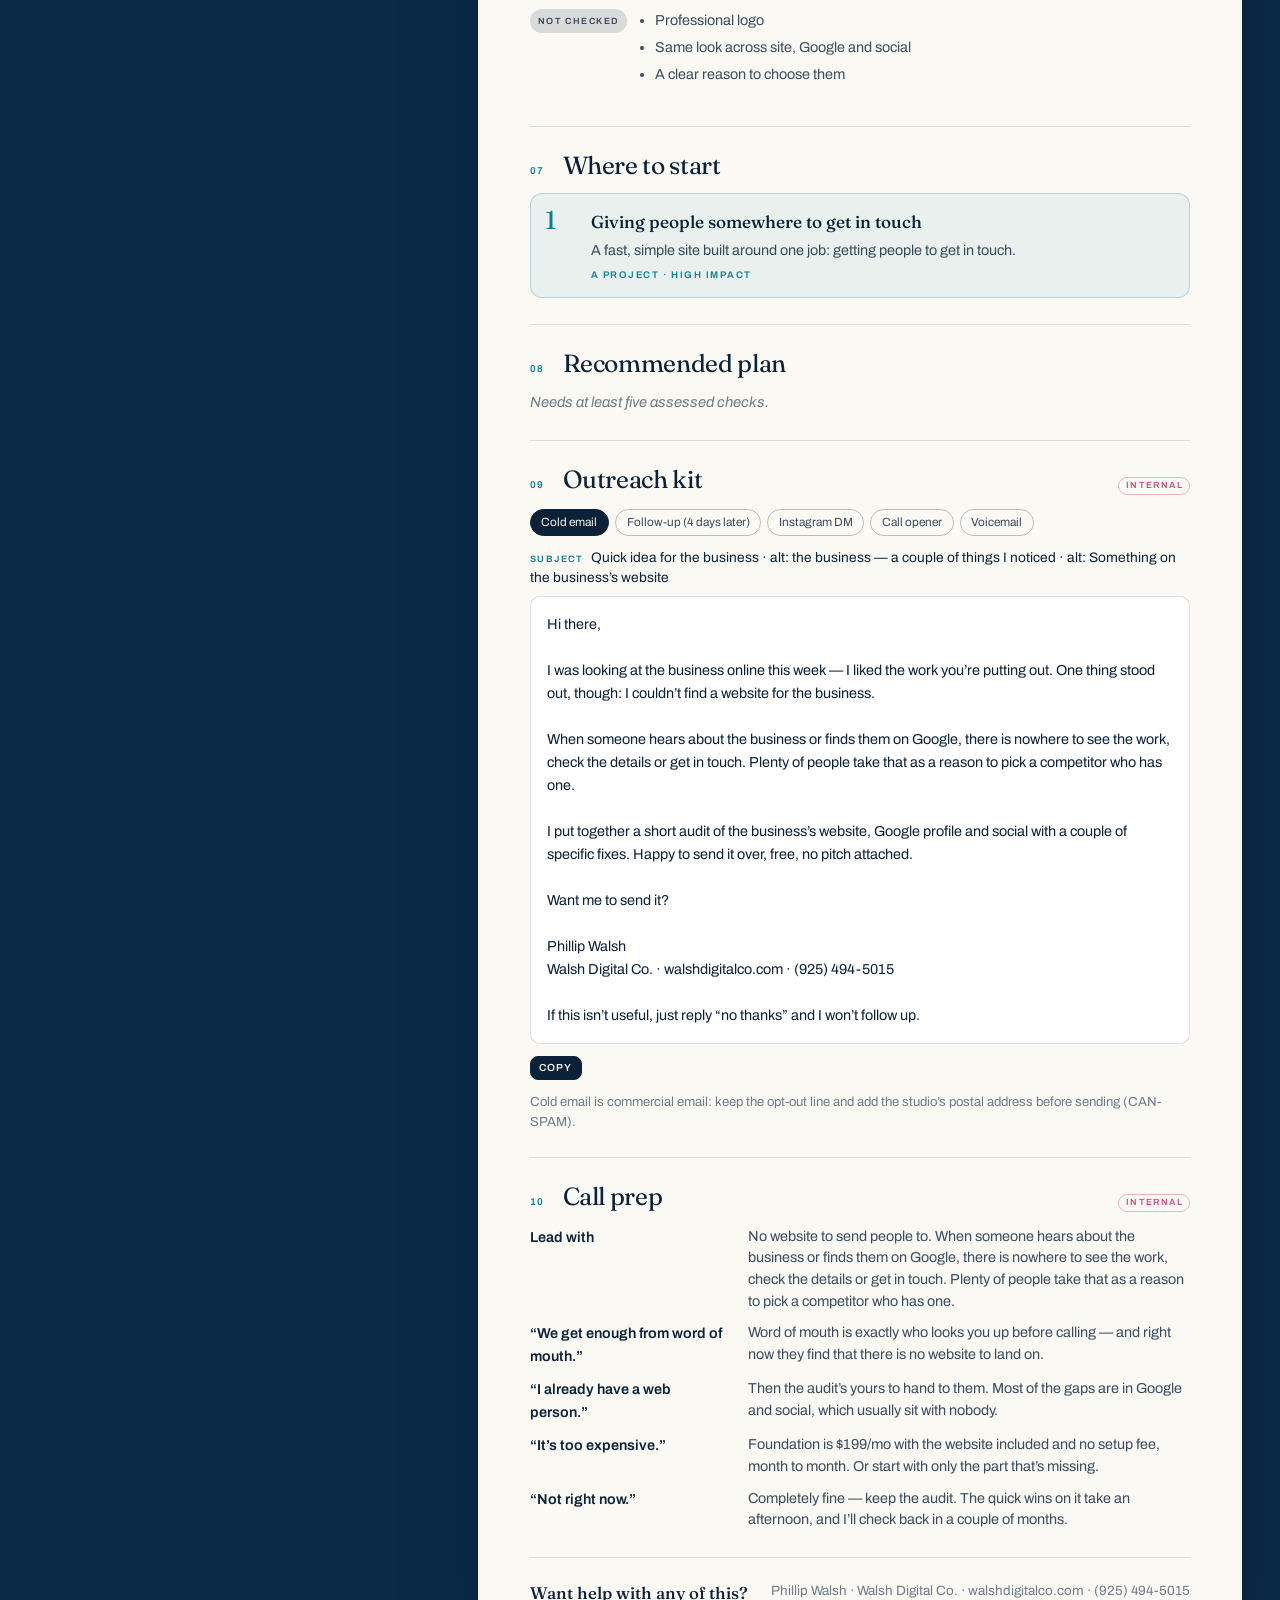
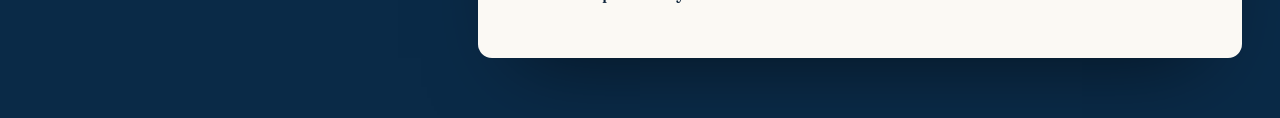
<file: desk.html>
<!DOCTYPE html>
<html lang="en">
<head>
<meta charset="utf-8">
<meta name="viewport" content="width=device-width, initial-scale=1">
<meta name="robots" content="noindex, nofollow, noarchive">
<title>Audit Desk — Walsh Digital Co.</title>
<meta name="theme-color" content="#0a2a47">
<link rel="icon" href="/favicon.ico" sizes="48x48">
<link rel="icon" href="/favicon.svg" type="image/svg+xml" sizes="any">
<link rel="preconnect" href="https://fonts.googleapis.com">
<link rel="preconnect" href="https://fonts.gstatic.com" crossorigin>
<link href="https://fonts.googleapis.com/css2?family=Archivo:wght@400;500;600&family=Fraunces:ital,opsz,wght@0,9..144,400;0,9..144,500;0,9..144,600;1,9..144,400;1,9..144,500&display=swap" rel="stylesheet">
<link rel="stylesheet" href="assets/site.css">
<link rel="stylesheet" href="assets/desk.css">
</head>
<!-- Internal tool. Not linked from the site, not in the sitemap, noindex.
     Scanning needs DESK_KEY (and optionally GOOGLE_PLACES_API_KEY) set in Vercel. -->
<body class="dark desk">

<header class="dk-bar">
  <a href="index.html" class="mark" aria-label="Walsh Digital Co. site">
    <img class="mark-img" src="assets/logo.png" alt="" width="28" height="28">
  </a>
  <div class="dk-title"><b>Audit Desk</b><span class="dk-badge">Internal</span></div>
  <div class="dk-acts">
    <button type="button" class="dk-btn dk-btn--ghost" id="btnNew">New</button>
    <button type="button" class="dk-btn dk-btn--ghost" id="btnSaved">Saved <span class="dk-n" id="dkSavedN">0</span></button>
    <button type="button" class="dk-btn" id="btnSave">Save</button>
    <button type="button" class="dk-btn dk-btn--ghost" id="btnSettings" aria-label="Settings">Settings</button>
  </div>
</header>

<div class="dk-grid">

  <aside class="dk-in" id="dkIn" aria-label="Prospect inputs">

    <button type="button" class="dk-warn" id="dkKeyWarn" hidden>No desk key set — scanning and Google lookup are off. Add it in Settings.</button>

    <section class="dk-card">
      <h2>Prospect</h2>
      <div class="dk-seg" role="radiogroup" aria-label="Lead source">
        <label><input type="radio" name="source" value="outbound"><span>Outbound prospect</span></label>
        <label><input type="radio" name="source" value="inbound"><span>Requested an audit</span></label>
      </div>
      <label class="dk-f"><span>Business name</span><input data-bind="p.business" autocomplete="off"></label>
      <div class="dk-2">
        <label class="dk-f"><span>Industry</span>
          <select data-bind="p.industry">
            <option value="beauty">Beauty &amp; wellness</option><option value="auto">Automotive</option>
            <option value="home">Home services &amp; trades</option><option value="food">Restaurant, café, bar</option>
            <option value="fitness">Fitness &amp; health</option><option value="pro">Professional services</option>
            <option value="retail">Retail</option><option value="other">Something else</option>
          </select></label>
        <label class="dk-f"><span>Trade <i>as a searcher says it</i></span><input data-bind="p.trade" placeholder="e.g. mobile detailing"></label>
      </div>
      <label class="dk-f"><span>Location</span><input data-bind="p.location" placeholder="City, State"></label>
      <label class="dk-f"><span>Website</span><input data-bind="p.website" placeholder="business.com" spellcheck="false"></label>
      <div class="dk-2">
        <label class="dk-f"><span>Instagram</span><input data-bind="p.instagram" placeholder="@handle" spellcheck="false"></label>
        <label class="dk-f"><span>TikTok</span><input data-bind="p.tiktok" placeholder="@handle" spellcheck="false"></label>
      </div>
      <label class="dk-f"><span>Google Business Profile URL</span><input data-bind="p.gbp" placeholder="maps.app.goo.gl/…" spellcheck="false"></label>
      <div class="dk-2">
        <label class="dk-f"><span>Contact name</span><input data-bind="p.contact"></label>
        <label class="dk-f"><span>Email</span><input data-bind="p.email" type="email"></label>
      </div>
      <label class="dk-f"><span>Phone</span><input data-bind="p.phone" type="tel"></label>
      <label class="dk-f"><span>Notes</span><textarea data-bind="p.notes" rows="3" placeholder="Anything you know: how you found them, what they said, what they sell most."></textarea></label>
    </section>

    <section class="dk-card">
      <h2>Automatic checks</h2>
      <p class="dk-hint">Measured, not guessed. Anything marked <b>auto</b> can be overridden below.</p>
      <div class="dk-run">
        <button type="button" class="dk-btn" id="btnAll">Run all</button>
        <button type="button" class="dk-btn dk-btn--ghost" id="btnScan">Scan website</button>
        <button type="button" class="dk-btn dk-btn--ghost" id="btnPlaces">Google lookup</button>
        <button type="button" class="dk-btn dk-btn--ghost" id="btnSpeed">Mobile speed</button>
      </div>
      <p class="dk-out" id="scanOut" aria-live="polite"></p>
      <p class="dk-out" id="placesOut" aria-live="polite"></p>
      <p class="dk-out" id="speedOut" aria-live="polite"></p>
    </section>

    <section class="dk-card">
      <h2>Website <span class="dk-count" id="count-website"></span></h2>
      <div id="checks-website"></div>
    </section>

    <section class="dk-card">
      <h2>Google &amp; local <span class="dk-count" id="count-google"></span></h2>
      <div class="dk-3">
        <label class="dk-f"><span>Rating</span><input data-bind="g.rating" type="number" step="0.1" min="1" max="5" inputmode="decimal"></label>
        <label class="dk-f"><span>Reviews</span><input data-bind="g.reviews" type="number" min="0" inputmode="numeric"></label>
        <label class="dk-f"><span>Photos</span><input data-bind="g.photos" type="number" min="0" inputmode="numeric"></label>
      </div>
      <label class="dk-f"><span>Latest review</span>
        <select data-bind="g.lastReview"><option value="">Not checked</option><option value="30">Within a month</option>
          <option value="90">1–3 months ago</option><option value="180">3–6 months ago</option>
          <option value="365">6–12 months ago</option><option value="999">Over a year ago</option></select></label>
      <div id="checks-google"></div>
    </section>

    <section class="dk-card">
      <h2>Social <span class="dk-count" id="count-social"></span></h2>
      <div class="dk-3">
        <label class="dk-f"><span>IG followers</span><input data-bind="ig.followers" type="number" min="0" inputmode="numeric"></label>
        <label class="dk-f"><span>Posts / month</span><input data-bind="ig.perMonth" type="number" min="0" inputmode="numeric"></label>
        <label class="dk-f"><span>IG last post</span>
          <select data-bind="ig.lastPost"><option value="">—</option><option value="7">This week</option><option value="30">This month</option>
            <option value="90">1–3 months</option><option value="180">3–6 months</option><option value="365">6+ months</option><option value="none">Never</option></select></label>
      </div>
      <div class="dk-2">
        <label class="dk-f"><span>TikTok followers</span><input data-bind="tt.followers" type="number" min="0" inputmode="numeric"></label>
        <label class="dk-f"><span>TikTok last post</span>
          <select data-bind="tt.lastPost"><option value="">—</option><option value="7">This week</option><option value="30">This month</option>
            <option value="90">1–3 months</option><option value="180">3–6 months</option><option value="365">6+ months</option><option value="none">Never</option></select></label>
      </div>
      <div id="checks-social"></div>
    </section>

    <section class="dk-card">
      <h2>Brand <span class="dk-count" id="count-brand"></span></h2>
      <div id="checks-brand"></div>
    </section>

    <section class="dk-card">
      <h2>Make it personal</h2>
      <p class="dk-hint">Optional. Your own words beat the generated ones — outreach uses these when filled.</p>
      <label class="dk-f"><span>Something genuinely good</span><input data-bind="p.hookGood" placeholder="e.g. the ceramic coating reels"></label>
      <label class="dk-f"><span>One specific thing you noticed</span><input data-bind="p.hookSeen" placeholder="e.g. the booking link in your bio is broken"></label>
    </section>

  </aside>

  <main class="dk-out-col" aria-label="Audit">
    <div class="dk-tools">
      <span class="dk-score">Score <b id="dkScore">—</b></span>
      <button type="button" class="dk-btn dk-btn--ghost" id="btnView" aria-pressed="false">Show client view</button>
      <button type="button" class="dk-btn dk-btn--ghost" id="btnCopySum">Copy summary</button>
      <button type="button" class="dk-btn dk-btn--ghost" id="btnCopyAll">Copy audit as text</button>
      <button type="button" class="dk-btn" id="btnPrint">Print / save PDF</button>
    </div>
    <article class="dk-doc light" id="doc" data-view="internal"></article>
  </main>

</div>

<dialog class="dk-dlg" id="dlgSaved">
  <div class="dk-dlg-h"><h2>Saved audits</h2><button type="button" class="dk-btn dk-btn--ghost dk-btn--sm" data-close>Close</button></div>
  <ul class="dk-saved" id="savedList"></ul>
  <div class="dk-dlg-f">
    <button type="button" class="dk-btn dk-btn--ghost dk-btn--sm" id="btnExport">Export all (JSON)</button>
    <label class="dk-btn dk-btn--ghost dk-btn--sm">Import<input type="file" id="fileImport" accept="application/json" hidden></label>
    <span class="dk-hint">Saved in this browser only — export to back up or move machines.</span>
  </div>
</dialog>

<dialog class="dk-dlg" id="dlgSettings">
  <form method="dialog" id="formSettings">
    <div class="dk-dlg-h"><h2>Settings</h2><button type="button" class="dk-btn dk-btn--ghost dk-btn--sm" data-close>Close</button></div>
    <label class="dk-f"><span>Desk key</span><input id="setKey" type="password" autocomplete="off">
      <em>The same value as <code>DESK_KEY</code> in Vercel. Kept in this browser.</em></label>
    <label class="dk-f"><span>PageSpeed API key <i>optional</i></span><input id="setPsi" type="password" autocomplete="off">
      <em>Only needed if Google’s free speed-test quota runs out.</em></label>
    <div class="dk-dlg-f"><button class="dk-btn" value="save">Save settings</button></div>
  </form>
</dialog>

<div class="dk-toast" id="dkToast" role="status" hidden></div>

<script src="assets/desk-checks.js"></script>
<script src="assets/desk.js"></script>
</body>
</html>
</file>
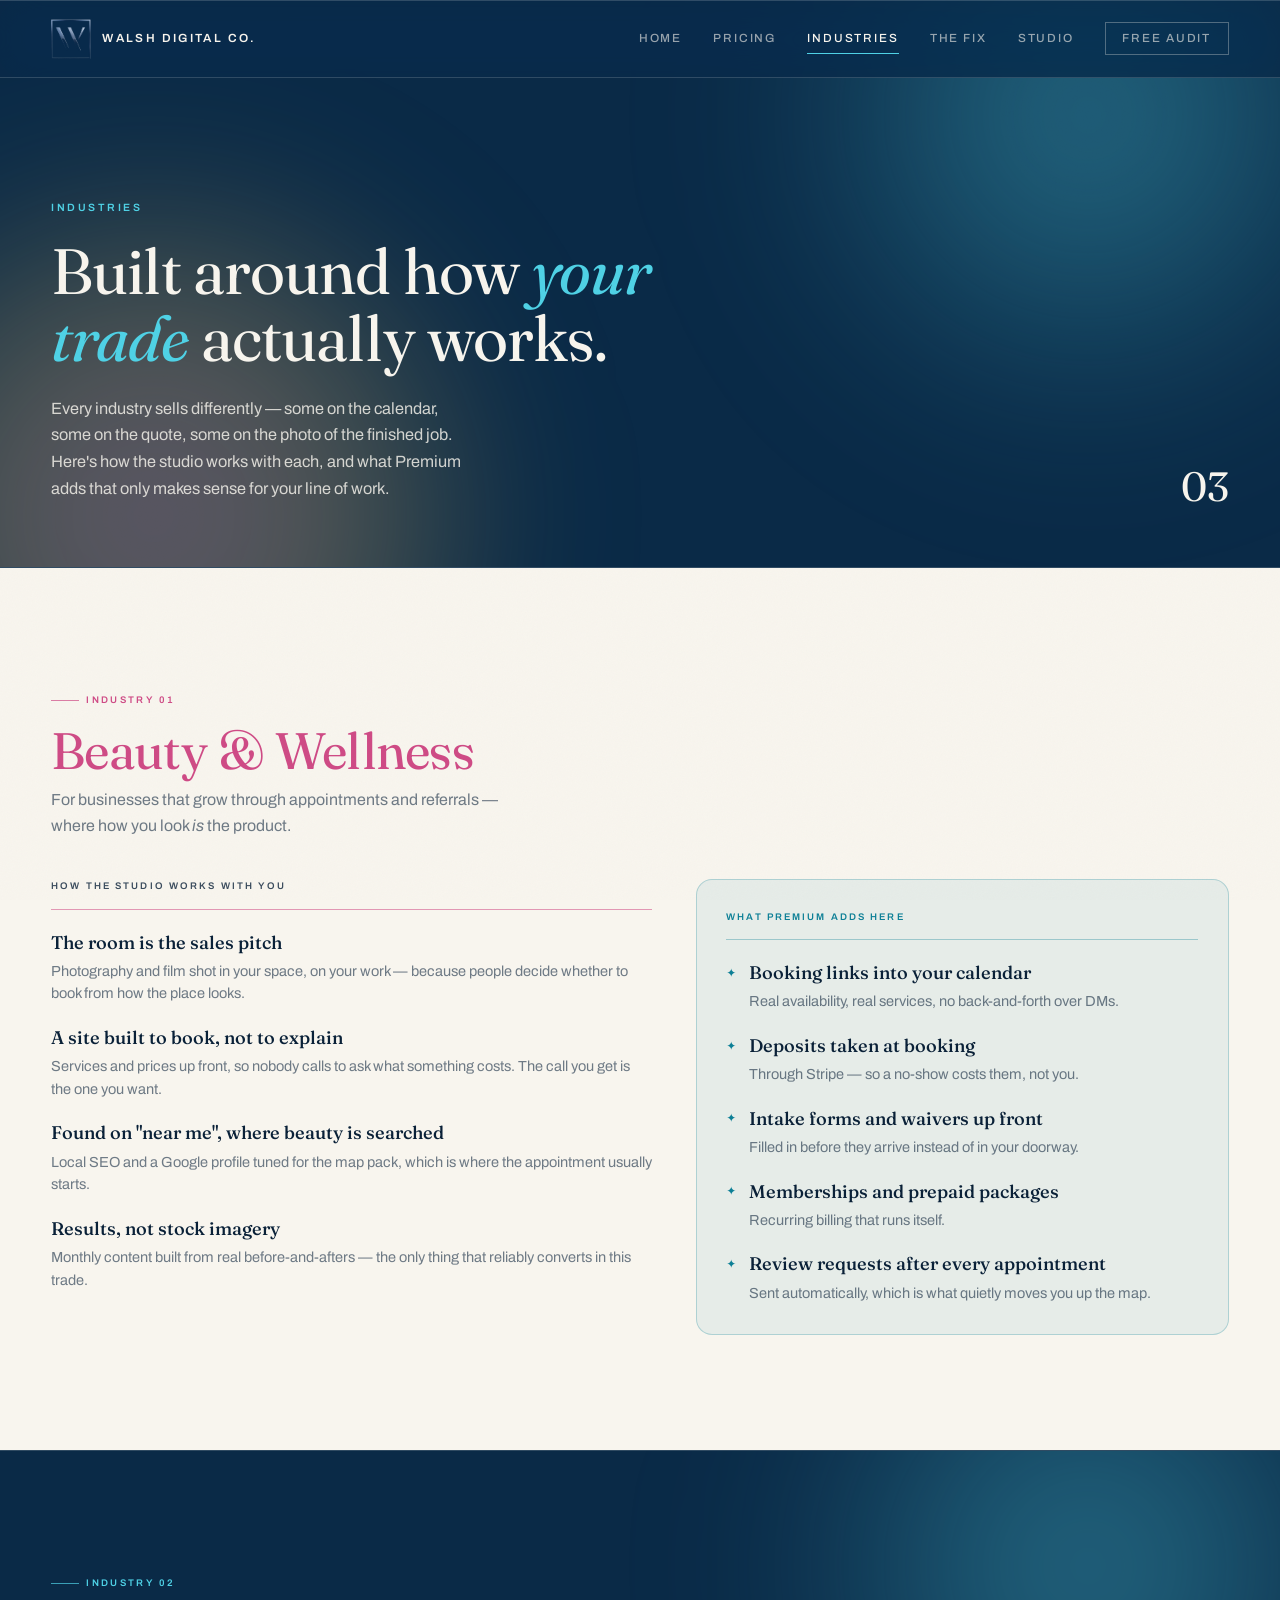
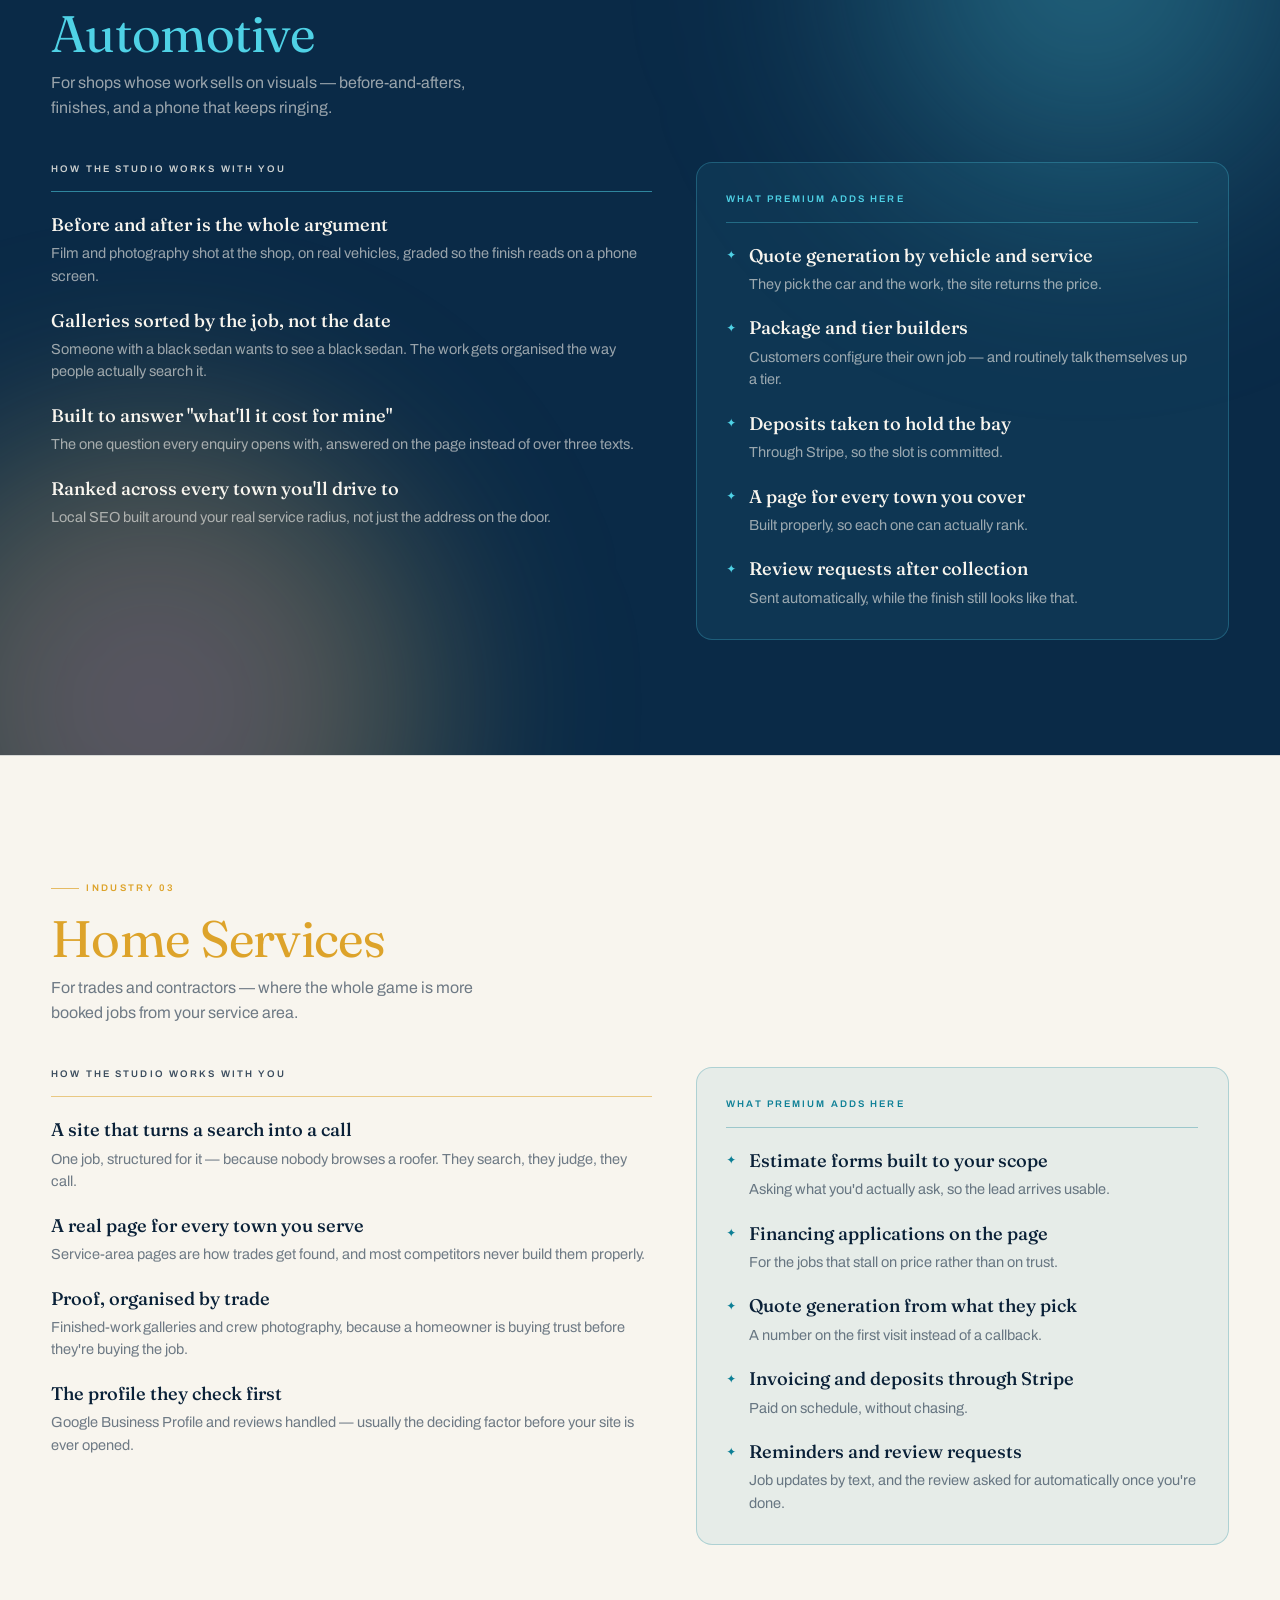
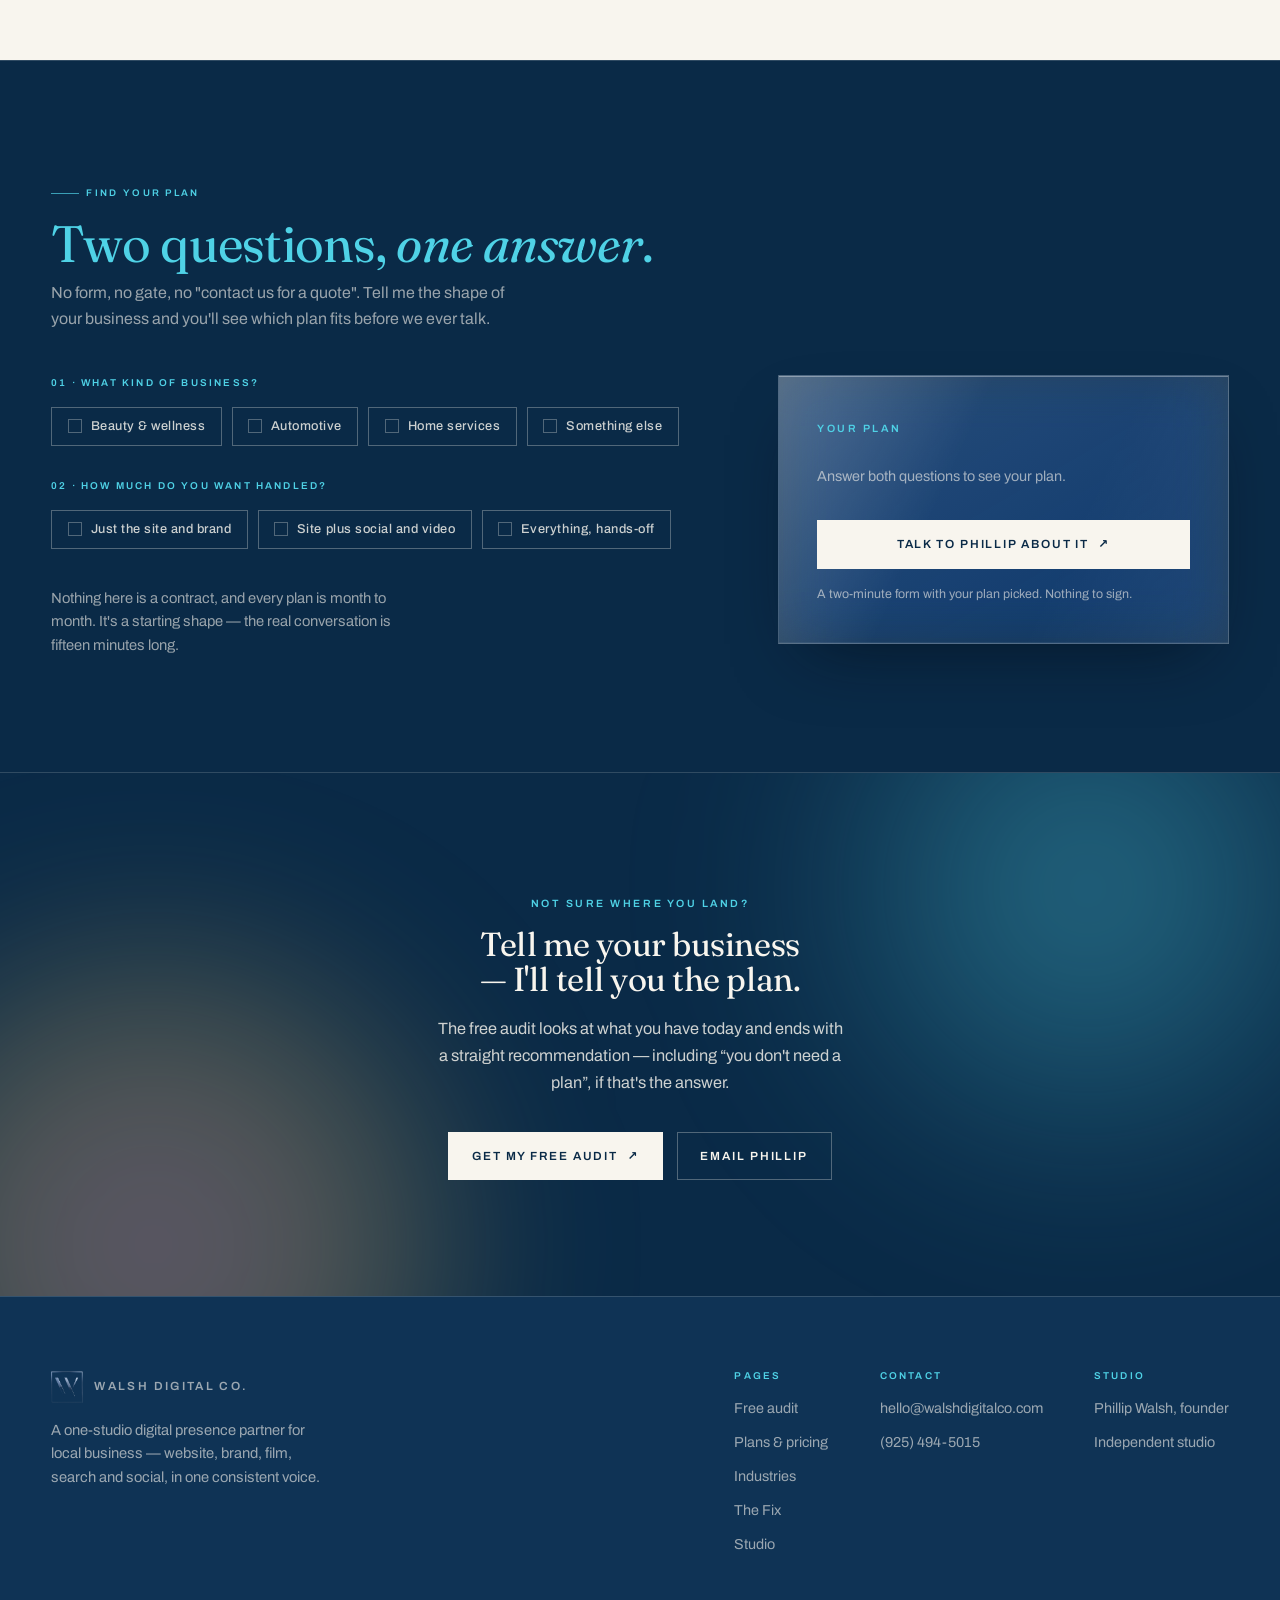
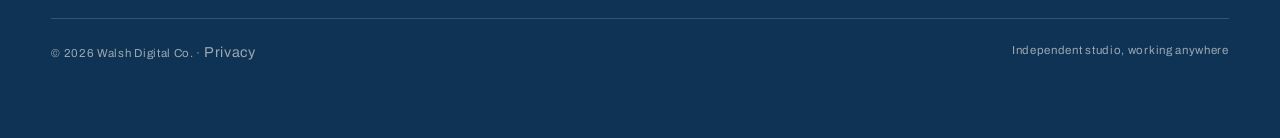
<file: pricing.html>
<!DOCTYPE html>
<html lang="en">
<head>
<meta charset="utf-8">
<meta name="viewport" content="width=device-width, initial-scale=1">
<link rel="canonical" href="https://www.walshdigitalco.com/pricing.html">
<title>Industries — Walsh Digital Co.</title>
<meta name="description" content="How Walsh Digital works with beauty &amp; wellness, automotive and home services — and the industry-specific features Premium builds around your trade.">
<meta name="theme-color" content="#0a2a47">
<link rel="preconnect" href="https://fonts.googleapis.com">
<link rel="preconnect" href="https://fonts.gstatic.com" crossorigin>
<link href="https://fonts.googleapis.com/css2?family=Archivo:wght@400;500;600&family=Fraunces:ital,opsz,wght@0,9..144,400;0,9..144,500;0,9..144,600;1,9..144,400;1,9..144,500&display=swap" rel="stylesheet">
<link rel="icon" href="/favicon.ico" sizes="48x48">
<link rel="icon" href="/assets/favicon-192.png" type="image/png" sizes="192x192">
<link rel="icon" href="/assets/favicon-96.png" type="image/png" sizes="96x96">
<link rel="icon" href="/favicon.svg" type="image/svg+xml" sizes="any">
<link rel="apple-touch-icon" href="/assets/apple-touch-icon.png">
<meta property="og:type" content="website">
<meta property="og:site_name" content="Walsh Digital Co.">
<meta property="og:title" content="Industries — Walsh Digital Co.">
<meta property="og:description" content="How Walsh Digital works with beauty &amp; wellness, automotive and home services — and the industry-specific features Premium builds around your trade.">
<meta property="og:url" content="https://www.walshdigitalco.com/pricing.html">
<meta property="og:image" content="https://www.walshdigitalco.com/assets/og-industries.jpg">
<meta property="og:image:width" content="1200">
<meta property="og:image:height" content="630">
<meta property="og:image:alt" content="Industries — Walsh Digital Co.">
<meta name="twitter:card" content="summary_large_image">
<meta name="twitter:title" content="Industries — Walsh Digital Co.">
<meta name="twitter:description" content="How Walsh Digital works with beauty &amp; wellness, automotive and home services — and the industry-specific features Premium builds around your trade.">
<meta name="twitter:image" content="https://www.walshdigitalco.com/assets/og-industries.jpg">
<!-- Google tag (gtag.js) -->
<script async src="https://www.googletagmanager.com/gtag/js?id=G-XNZ5KZKH9D"></script>
<script>
  window.dataLayer = window.dataLayer || [];
  function gtag(){dataLayer.push(arguments);}
  gtag('js', new Date());

  gtag('config', 'G-XNZ5KZKH9D');
</script>
<link rel="stylesheet" href="assets/site.css">
</head>
<body class="dark">
<a class="skip" href="#main">Skip to content</a>

<nav class="nav is-fixed" data-fixed="always">
  <div class="wrap nav-in">
    <a href="index.html" class="mark" aria-label="Walsh Digital Co.">
      <img class="mark-img" src="assets/logo.png" alt="" width="30" height="30" onerror="this.remove()" onload="this.nextElementSibling.style.display='none'"><svg width="30" height="30" viewBox="0 0 100 100" fill="none" aria-hidden="true">
        <defs><linearGradient id="wm" x1="24" y1="20" x2="78" y2="82" gradientUnits="userSpaceOnUse"><stop offset="0" stop-color="#eaf1fc"/><stop offset=".5" stop-color="#a6b9d8"/><stop offset="1" stop-color="#46628b"/></linearGradient></defs><rect x="12" y="12" width="76" height="76" fill="none" stroke="url(#wm)" stroke-width="2.5" opacity=".8"/>
        <path d="M26 34 L41 67 L50 46 L59 67 L74 34" fill="none" stroke="url(#wm)" stroke-width="11" stroke-linejoin="miter" stroke-linecap="butt"/>
      </svg>
      <span>WALSH DIGITAL CO.</span>
    </a>
    <a href="audit.html" class="nav-audit">Free audit</a>
    <button class="burger" aria-label="Menu" aria-expanded="false">
      <svg width="26" height="26" viewBox="0 0 24 24" fill="none"><path d="M3 7h18M3 17h18" stroke="currentColor" stroke-width="1.6"/></svg>
    </button>
    <div class="menu">
      <a href="index.html">Home</a>
      <a href="services.html">Pricing</a>
      <a href="pricing.html" aria-current="page">Industries</a>
      <a href="build.html">The Fix</a>
      <a href="about.html">Studio</a>
      <a href="audit.html" class="nav-cta">Free audit</a>
    </div>
  </div>
</nav>

<main id="main">

  <header class="phead aurora">
    <div class="wrap phead-in load">
      <div>
        <span class="tag">Industries</span>
        <h1 class="d2" style="margin-top:.3em;max-width:18ch">Built around how <em class="ital">your trade</em> actually works.</h1>
        <p class="lead" style="margin-top:1.5em">
          Every industry sells differently — some on the calendar, some on the quote, some on the
          photo of the finished job. Here's how the studio works with each, and what Premium adds
          that only makes sense for your line of work.
        </p>
      </div>
      <div class="folio" aria-hidden="true">03</div>
    </div>
  </header>

  <section class="sec light">
    <div class="wrap">

      <div class="ind-block ind-block--beauty rise">
        <div class="ind-head">
          <span class="ind-kind">Industry 01</span>
          <h2 class="ind-name">Beauty &amp; Wellness</h2>
          <p>For businesses that grow through appointments and referrals — where how you look <em>is</em> the product.</p>
        </div>
        <div class="ind-split">
          <div class="ind-panel">
            <span class="ind-panel-l">How the studio works with you</span>
            <ul class="ind-pts">
              <li><b>The room is the sales pitch</b>Photography and film shot in your space, on your
                work — because people decide whether to book from how the place looks.</li>
              <li><b>A site built to book, not to explain</b>Services and prices up front, so nobody
                calls to ask what something costs. The call you get is the one you want.</li>
              <li><b>Found on "near me", where beauty is searched</b>Local SEO and a Google profile
                tuned for the map pack, which is where the appointment usually starts.</li>
              <li><b>Results, not stock imagery</b>Monthly content built from real before-and-afters
                — the only thing that reliably converts in this trade.</li>
            </ul>
          </div>
          <div class="ind-panel ind-panel--prem">
            <span class="ind-panel-l">What Premium adds here</span>
            <ul class="ind-pts ind-pts--prem">
              <li><b>Booking links into your calendar</b>Real availability, real services, no
                back-and-forth over DMs.</li>
              <li><b>Deposits taken at booking</b>Through Stripe — so a no-show costs them, not you.</li>
              <li><b>Intake forms and waivers up front</b>Filled in before they arrive instead of in
                your doorway.</li>
              <li><b>Memberships and prepaid packages</b>Recurring billing that runs itself.</li>
              <li><b>Review requests after every appointment</b>Sent automatically, which is what
                quietly moves you up the map.</li>
            </ul>
          </div>
        </div>
      </div>

    </div>
  </section>

  <section class="sec sec--rule aurora">
    <div class="wrap">

      <div class="ind-block ind-block--auto rise">
        <div class="ind-head">
          <span class="ind-kind">Industry 02</span>
          <h2 class="ind-name">Automotive</h2>
          <p>For shops whose work sells on visuals — before-and-afters, finishes, and a phone that keeps ringing.</p>
        </div>
        <div class="ind-split">
          <div class="ind-panel">
            <span class="ind-panel-l">How the studio works with you</span>
            <ul class="ind-pts">
              <li><b>Before and after is the whole argument</b>Film and photography shot at the shop,
                on real vehicles, graded so the finish reads on a phone screen.</li>
              <li><b>Galleries sorted by the job, not the date</b>Someone with a black sedan wants to
                see a black sedan. The work gets organised the way people actually search it.</li>
              <li><b>Built to answer "what'll it cost for mine"</b>The one question every enquiry
                opens with, answered on the page instead of over three texts.</li>
              <li><b>Ranked across every town you'll drive to</b>Local SEO built around your real
                service radius, not just the address on the door.</li>
            </ul>
          </div>
          <div class="ind-panel ind-panel--prem">
            <span class="ind-panel-l">What Premium adds here</span>
            <ul class="ind-pts ind-pts--prem">
              <li><b>Quote generation by vehicle and service</b>They pick the car and the work, the
                site returns the price.</li>
              <li><b>Package and tier builders</b>Customers configure their own job — and routinely
                talk themselves up a tier.</li>
              <li><b>Deposits taken to hold the bay</b>Through Stripe, so the slot is committed.</li>
              <li><b>A page for every town you cover</b>Built properly, so each one can actually rank.</li>
              <li><b>Review requests after collection</b>Sent automatically, while the finish still
                looks like that.</li>
            </ul>
          </div>
        </div>
      </div>

    </div>
  </section>

  <section class="sec sec--rule light">
    <div class="wrap">

      <div class="ind-block ind-block--home rise">
        <div class="ind-head">
          <span class="ind-kind">Industry 03</span>
          <h2 class="ind-name">Home Services</h2>
          <p>For trades and contractors — where the whole game is more booked jobs from your service area.</p>
        </div>
        <div class="ind-split">
          <div class="ind-panel">
            <span class="ind-panel-l">How the studio works with you</span>
            <ul class="ind-pts">
              <li><b>A site that turns a search into a call</b>One job, structured for it — because
                nobody browses a roofer. They search, they judge, they call.</li>
              <li><b>A real page for every town you serve</b>Service-area pages are how trades get
                found, and most competitors never build them properly.</li>
              <li><b>Proof, organised by trade</b>Finished-work galleries and crew photography,
                because a homeowner is buying trust before they're buying the job.</li>
              <li><b>The profile they check first</b>Google Business Profile and reviews handled —
                usually the deciding factor before your site is ever opened.</li>
            </ul>
          </div>
          <div class="ind-panel ind-panel--prem">
            <span class="ind-panel-l">What Premium adds here</span>
            <ul class="ind-pts ind-pts--prem">
              <li><b>Estimate forms built to your scope</b>Asking what you'd actually ask, so the
                lead arrives usable.</li>
              <li><b>Financing applications on the page</b>For the jobs that stall on price rather
                than on trust.</li>
              <li><b>Quote generation from what they pick</b>A number on the first visit instead of
                a callback.</li>
              <li><b>Invoicing and deposits through Stripe</b>Paid on schedule, without chasing.</li>
              <li><b>Reminders and review requests</b>Job updates by text, and the review asked for
                automatically once you're done.</li>
            </ul>
          </div>
        </div>
      </div>

    </div>
  </section>


  <section class="sec sec--rule" id="estimate">
    <div class="wrap">
      <div class="ind-head rise" style="margin-bottom:clamp(28px,3.4vw,46px)">
        <span class="ind-kind">Find your plan</span>
        <h2 class="ind-name">Two questions, <em class="ital">one answer</em>.</h2>
        <p>No form, no gate, no "contact us for a quote". Tell me the shape of your business and
           you'll see which plan fits before we ever talk.</p>
      </div>
      <div class="build">
        <div class="rise">
          <div>
            <span class="glbl">01 · What kind of business?</span>
            <div class="deck" id="deckTrade"></div>
          </div>
          <div style="margin-top:32px">
            <span class="glbl">02 · How much do you want handled?</span>
            <div class="deck" id="deckLevel"></div>
          </div>

          <p class="small" style="margin-top:38px;max-width:46ch">
            Nothing here is a contract, and every plan is month to month. It's a starting shape —
            the real conversation is fifteen minutes long.
          </p>
        </div>

        <aside class="est glass rise" data-d="1">
          <span class="tag">Your plan</span>
          <div id="planOut" style="margin-top:20px"></div>
          <div class="est-empty" id="planEmpty">Answer both questions to see your plan.</div>
          <a href="services.html#contact" id="planSend" class="btn" style="margin-top:26px;width:100%;justify-content:center">
            Talk to Phillip about it <span class="ar" aria-hidden="true">↗</span>
          </a>
          <p class="small" style="margin-top:16px;font-size:.78rem">A two-minute form with your plan picked. Nothing to sign.</p>
        </aside>
      </div>
    </div>
  </section>

  <section class="sec sec--rule aurora" style="text-align:center">
    <div class="wrap">
      <span class="tag rise">Not sure where you land?</span>
      <h2 class="d3 rise" data-d="1" style="max-width:24ch;margin:.4em auto 0">Tell me your business — I'll tell you the plan.</h2>
      <p class="lead rise" data-d="2" style="margin:1.2em auto 0;text-align:center">The free audit looks at what you have today and ends with a straight recommendation — including &ldquo;you don't need a plan&rdquo;, if that's the answer.</p>
      <div class="rise" data-d="2" style="display:flex;gap:14px;justify-content:center;flex-wrap:wrap;margin-top:2.2em">
        <a href="audit.html" class="btn">Get my free audit <span class="ar" aria-hidden="true">↗</span></a>
        <a href="mailto:hello@walshdigitalco.com" class="btn btn--line">Email Phillip</a>
      </div>
    </div>
  </section>

</main>

<footer class="foot dark">
  <div class="wrap">
    <div class="foot-grid">
      <div>
        <a href="index.html" class="mark" style="margin-bottom:16px">
          <img class="mark-img" src="assets/logo.png" alt="" width="24" height="24" onerror="this.remove()" onload="this.nextElementSibling.style.display='none'"><svg width="24" height="24" viewBox="0 0 100 100" fill="none" aria-hidden="true">
            <defs><linearGradient id="wm" x1="24" y1="20" x2="78" y2="82" gradientUnits="userSpaceOnUse"><stop offset="0" stop-color="#eaf1fc"/><stop offset=".5" stop-color="#a6b9d8"/><stop offset="1" stop-color="#46628b"/></linearGradient></defs><rect x="12" y="12" width="76" height="76" fill="none" stroke="url(#wm)" stroke-width="2.5" opacity=".8"/>
            <path d="M26 34 L41 67 L50 46 L59 67 L74 34" fill="none" stroke="url(#wm)" stroke-width="11" stroke-linejoin="miter" stroke-linecap="butt"/>
          </svg>
          <span>WALSH DIGITAL CO.</span>
        </a>
        <p class="small" style="max-width:34ch">A one-studio digital presence partner for local business — website, brand, film, search and social, in one consistent voice.</p>
      </div>
      <div>
        <h4>Pages</h4>
        <ul>
          <li><a href="audit.html">Free audit</a></li>
          <li><a href="services.html">Plans &amp; pricing</a></li>
          <li><a href="pricing.html">Industries</a></li>
          <li><a href="build.html">The Fix</a></li>
          <li><a href="about.html">Studio</a></li>
        </ul>
      </div>
      <div>
        <h4>Contact</h4>
        <ul>
          <li><a href="mailto:hello@walshdigitalco.com">hello@walshdigitalco.com</a></li>
          <li><a href="tel:+19254945015">(925) 494-5015</a></li>
        </ul>
      </div>
      <div>
        <h4>Studio</h4>
        <ul>
          <li>Phillip Walsh, founder</li>
          <li>Independent studio</li>
        </ul>
      </div>
    </div>
    <div class="foot-btm">
      <span>© 2026 Walsh Digital Co. &middot; <a href="privacy.html">Privacy</a></span>
      <span>Independent studio, working anywhere</span>
    </div>
  </div>
</footer>

<script src="assets/site.js"></script>
</body>
</html>
</file>
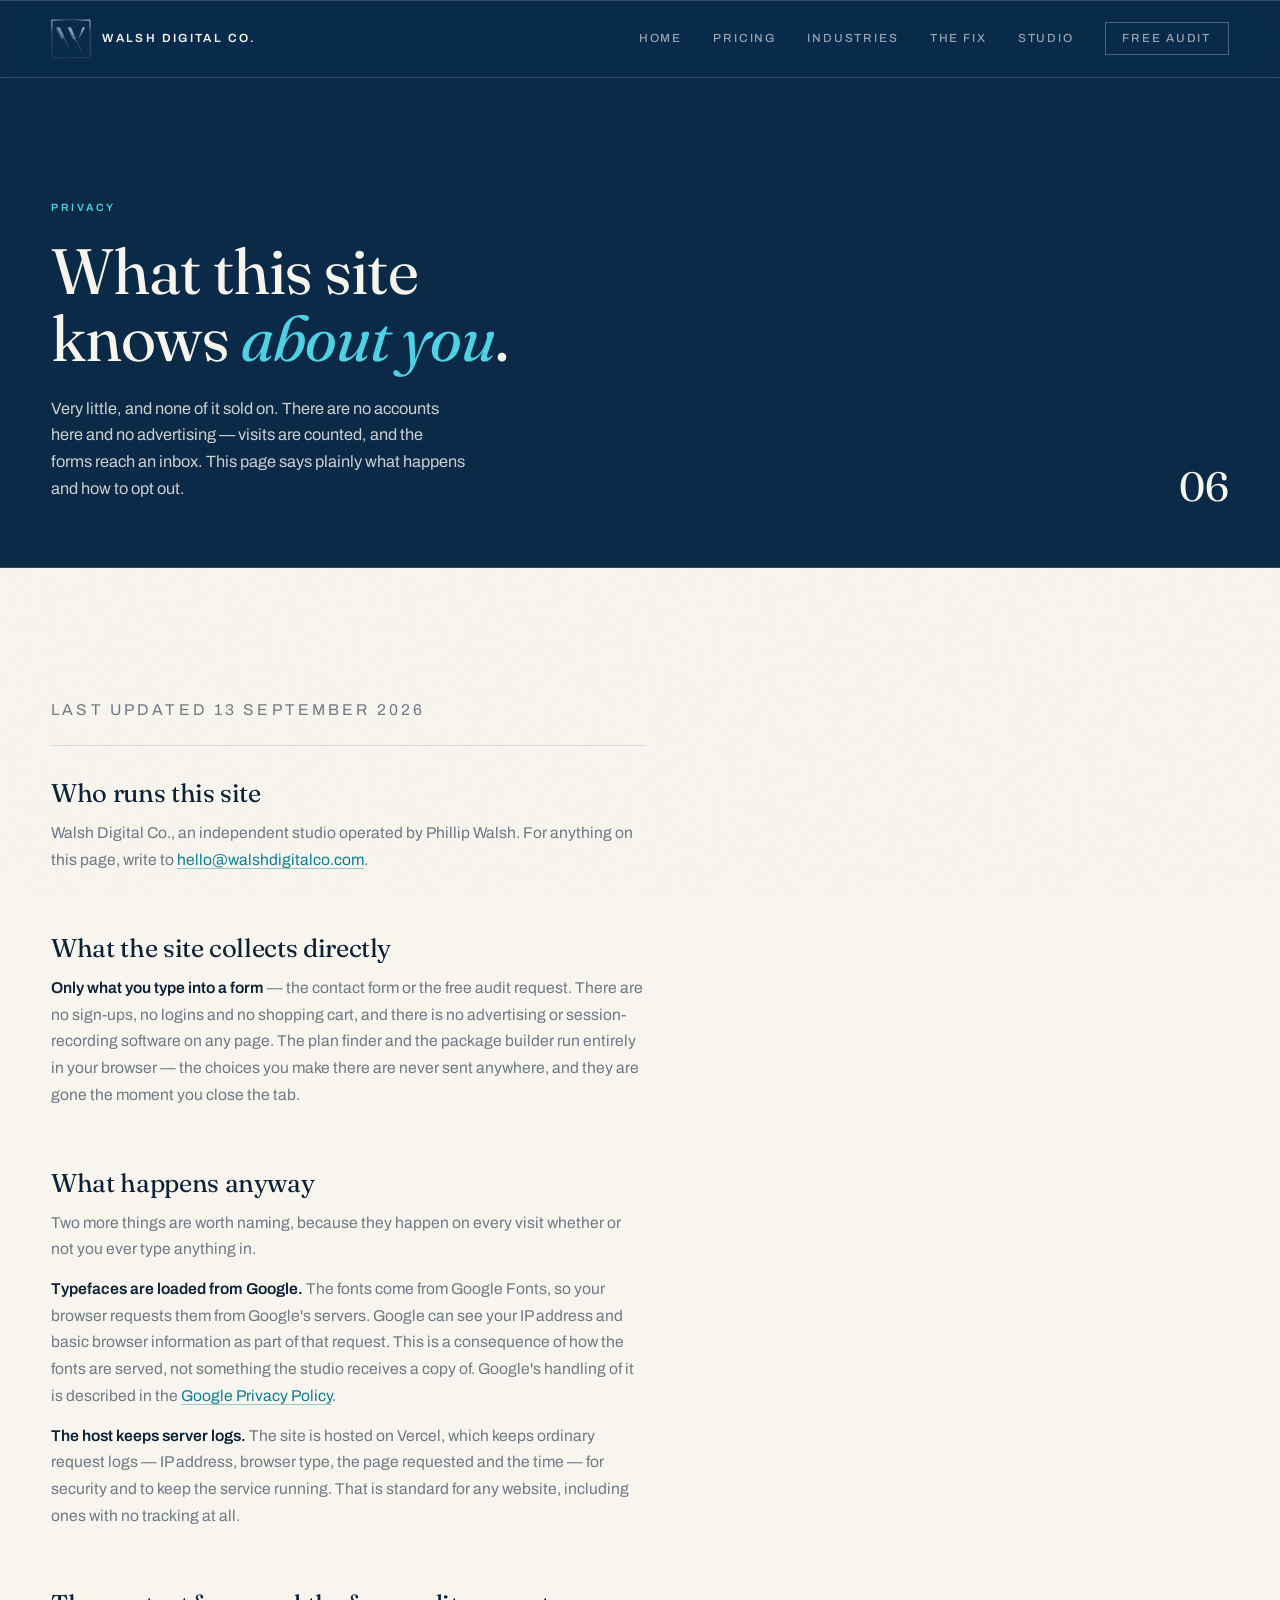
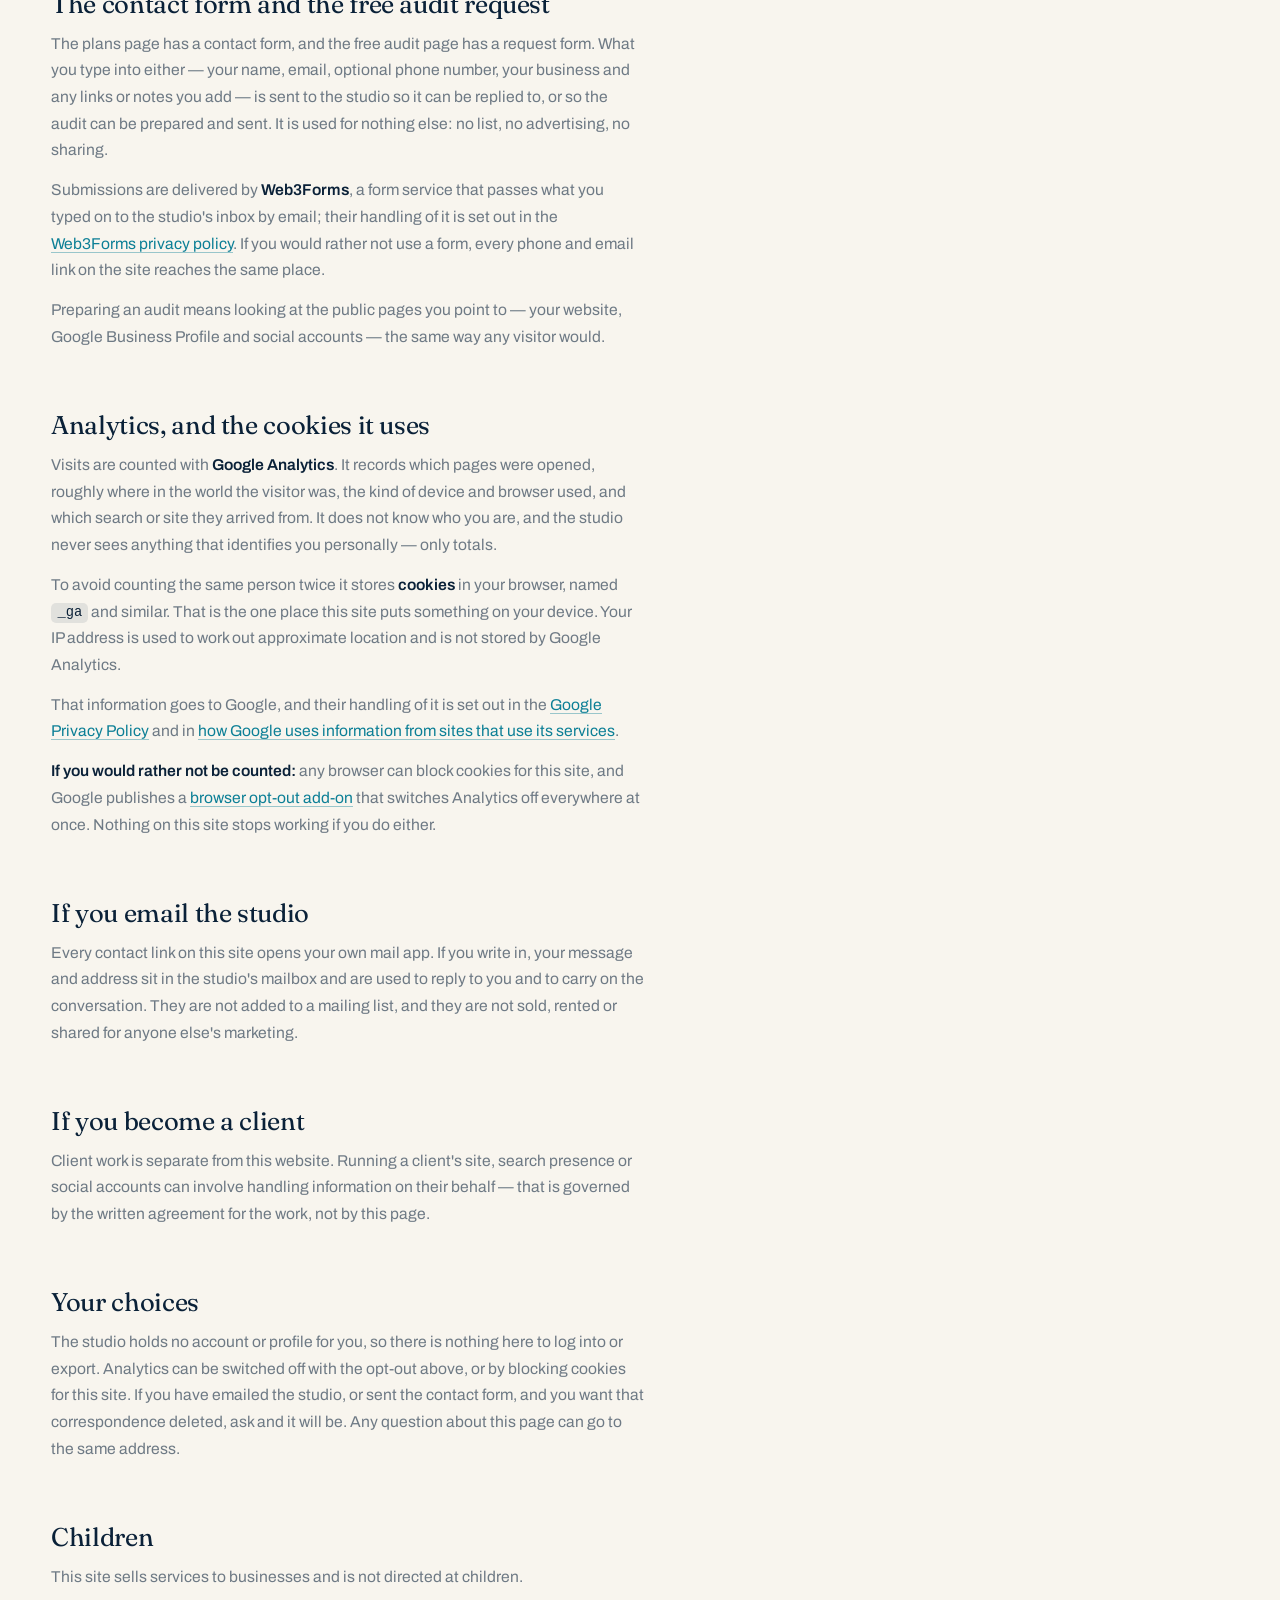
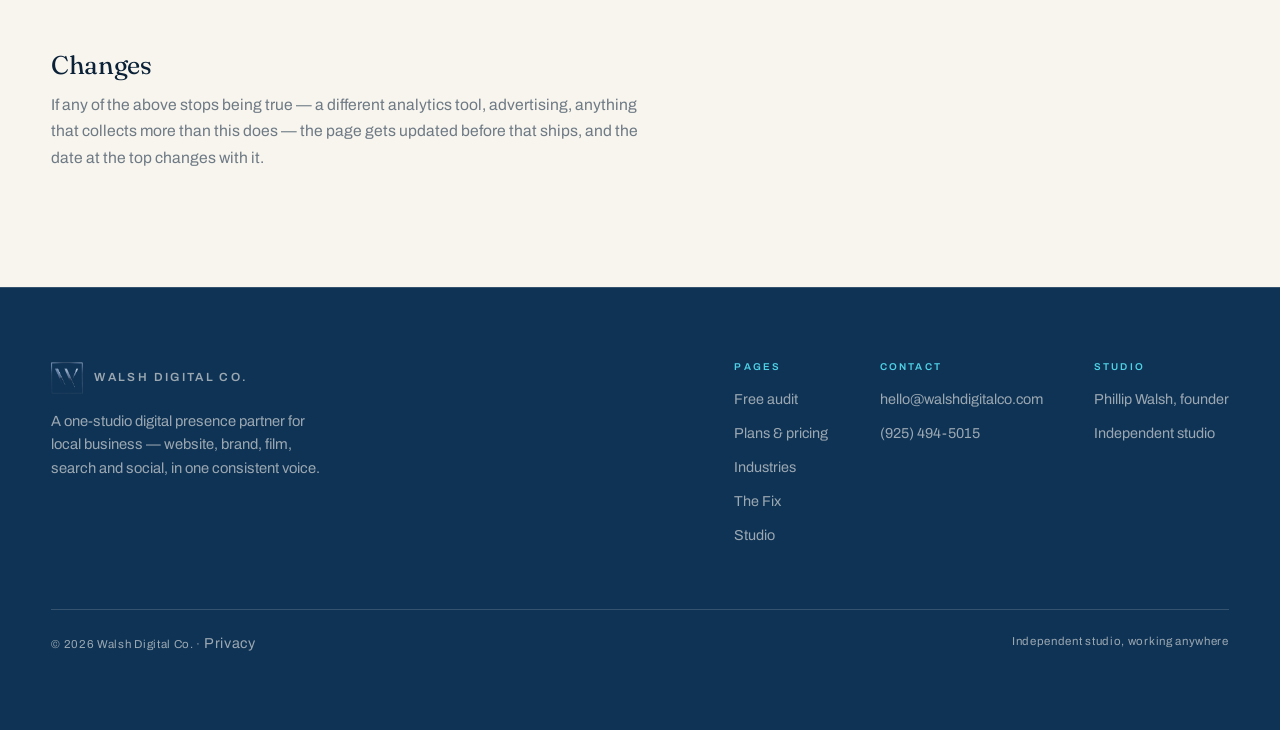
<file: privacy.html>
<!DOCTYPE html>
<html lang="en">
<head>
<meta charset="utf-8">
<meta name="viewport" content="width=device-width, initial-scale=1">
<link rel="canonical" href="https://www.walshdigitalco.com/privacy.html">
<title>Privacy — Walsh Digital Co.</title>
<meta name="description" content="What this site collects: what you type into the contact form, plus anonymous visit counts through Google Analytics. No advertising, nothing sold on. A plain account of what happens when you visit.">
<meta name="theme-color" content="#0a2a47">
<link rel="preconnect" href="https://fonts.googleapis.com">
<link rel="preconnect" href="https://fonts.gstatic.com" crossorigin>
<link href="https://fonts.googleapis.com/css2?family=Archivo:wght@400;500;600&family=Fraunces:ital,opsz,wght@0,9..144,400;0,9..144,500;0,9..144,600;1,9..144,400;1,9..144,500&display=swap" rel="stylesheet">
<link rel="icon" href="/favicon.ico" sizes="48x48">
<link rel="icon" href="/assets/favicon-192.png" type="image/png" sizes="192x192">
<link rel="icon" href="/assets/favicon-96.png" type="image/png" sizes="96x96">
<link rel="icon" href="/favicon.svg" type="image/svg+xml" sizes="any">
<link rel="apple-touch-icon" href="/assets/apple-touch-icon.png">
<meta property="og:type" content="website">
<meta property="og:site_name" content="Walsh Digital Co.">
<meta property="og:title" content="Privacy — Walsh Digital Co.">
<meta property="og:description" content="What this site collects: what you type into the contact form, plus anonymous visit counts through Google Analytics. No advertising, nothing sold on. A plain account of what happens when you visit.">
<meta property="og:url" content="https://www.walshdigitalco.com/privacy.html">
<meta property="og:image" content="https://www.walshdigitalco.com/assets/og-home.jpg">
<meta property="og:image:width" content="1200">
<meta property="og:image:height" content="630">
<meta property="og:image:alt" content="Privacy — Walsh Digital Co.">
<meta name="twitter:card" content="summary_large_image">
<meta name="twitter:title" content="Privacy — Walsh Digital Co.">
<meta name="twitter:description" content="What this site collects: what you type into the contact form, plus anonymous visit counts through Google Analytics. No advertising, nothing sold on. A plain account of what happens when you visit.">
<meta name="twitter:image" content="https://www.walshdigitalco.com/assets/og-home.jpg">
<!-- Google tag (gtag.js) -->
<script async src="https://www.googletagmanager.com/gtag/js?id=G-XNZ5KZKH9D"></script>
<script>
  window.dataLayer = window.dataLayer || [];
  function gtag(){dataLayer.push(arguments);}
  gtag('js', new Date());

  gtag('config', 'G-XNZ5KZKH9D');
</script>
<link rel="stylesheet" href="assets/site.css">
</head>
<body class="dark">
<a class="skip" href="#main">Skip to content</a>

<nav class="nav is-fixed" data-fixed="always">
  <div class="wrap nav-in">
    <a href="index.html" class="mark" aria-label="Walsh Digital Co.">
      <img class="mark-img" src="assets/logo.png" alt="" width="30" height="30" onerror="this.remove()" onload="this.nextElementSibling.style.display='none'"><svg width="30" height="30" viewBox="0 0 100 100" fill="none" aria-hidden="true">
        <defs><linearGradient id="wm" x1="24" y1="20" x2="78" y2="82" gradientUnits="userSpaceOnUse"><stop offset="0" stop-color="#eaf1fc"/><stop offset=".5" stop-color="#a6b9d8"/><stop offset="1" stop-color="#46628b"/></linearGradient></defs><rect x="12" y="12" width="76" height="76" fill="none" stroke="url(#wm)" stroke-width="2.5" opacity=".8"/>
        <path d="M26 34 L41 67 L50 46 L59 67 L74 34" fill="none" stroke="url(#wm)" stroke-width="11" stroke-linejoin="miter" stroke-linecap="butt"/>
      </svg>
      <span>WALSH DIGITAL CO.</span>
    </a>
    <a href="audit.html" class="nav-audit">Free audit</a>
    <button class="burger" aria-label="Menu" aria-expanded="false">
      <svg width="26" height="26" viewBox="0 0 24 24" fill="none"><path d="M3 7h18M3 17h18" stroke="currentColor" stroke-width="1.6"/></svg>
    </button>
    <div class="menu">
      <a href="index.html">Home</a>
      <a href="services.html">Pricing</a>
      <a href="pricing.html">Industries</a>
      <a href="build.html">The Fix</a>
      <a href="about.html">Studio</a>
      <a href="audit.html" class="nav-cta">Free audit</a>
    </div>
  </div>
</nav>

<main id="main">

  <header class="phead">
    <div class="wrap phead-in load">
      <div>
        <span class="tag">Privacy</span>
        <h1 class="d2" style="margin-top:.3em;max-width:16ch">What this site knows <em class="ital">about you</em>.</h1>
        <p class="lead" style="margin-top:1.5em">
          Very little, and none of it sold on. There are no accounts here and no advertising —
          visits are counted, and the forms reach an inbox. This page says plainly
          what happens and how to opt out.
        </p>
      </div>
      <div class="folio" aria-hidden="true">06</div>
    </div>
  </header>

  <section class="sec light">
    <div class="wrap">
      <div class="legal rise">

        <p class="legal-date">Last updated 13 September 2026</p>

        <h2>Who runs this site</h2>
        <p>Walsh Digital Co., an independent studio operated by Phillip Walsh. For anything on this
           page, write to <a href="mailto:hello@walshdigitalco.com">hello@walshdigitalco.com</a>.</p>

        <h2>What the site collects directly</h2>
        <p><strong>Only what you type into a form</strong> — the contact form or the free audit request. There are no sign-ups, no
           logins and no shopping cart, and there is no advertising or session-recording software
           on any page. The plan finder and the package builder run entirely in your browser — the
           choices you make there are never sent anywhere, and they are gone the moment you close
           the tab.</p>

        <h2>What happens anyway</h2>
        <p>Two more things are worth naming, because they happen on every visit whether or not you
           ever type anything in.</p>
        <p><strong>Typefaces are loaded from Google.</strong> The fonts come from Google Fonts, so
           your browser requests them from Google's servers. Google can see your IP address and
           basic browser information as part of that request. This is a consequence of how the
           fonts are served, not something the studio receives a copy of. Google's handling of it
           is described in the
           <a href="https://policies.google.com/privacy" rel="noopener">Google Privacy Policy</a>.</p>
        <p><strong>The host keeps server logs.</strong> The site is hosted on Vercel, which keeps
           ordinary request logs — IP address, browser type, the page requested and the time — for
           security and to keep the service running. That is standard for any website, including
           ones with no tracking at all.</p>

        <h2>The contact form and the free audit request</h2>
        <p>The plans page has a contact form, and the free audit page has a request form. What you
           type into either — your name, email, optional phone number, your business and any links or
           notes you add — is sent to the studio so it can be replied to, or so the audit can be
           prepared and sent. It is used for nothing else: no list, no advertising, no sharing.</p>
        <p>Submissions are delivered by <strong>Web3Forms</strong>, a form service that passes what you
           typed on to the studio's inbox by email; their handling of it is set out in the
           <a href="https://web3forms.com/privacy" rel="noopener">Web3Forms privacy policy</a>. If you
           would rather not use a form, every phone and email link on the site reaches the same place.</p>
        <p>Preparing an audit means looking at the public pages you point to — your website, Google
           Business Profile and social accounts — the same way any visitor would.</p>

        <h2>Analytics, and the cookies it uses</h2>
        <p>Visits are counted with <strong>Google Analytics</strong>. It records which pages were
           opened, roughly where in the world the visitor was, the kind of device and browser used,
           and which search or site they arrived from. It does not know who you are, and the studio
           never sees anything that identifies you personally — only totals.</p>
        <p>To avoid counting the same person twice it stores <strong>cookies</strong> in your
           browser, named <code>_ga</code> and similar. That is the one place this site puts
           something on your device. Your IP address is used to work out approximate location and
           is not stored by Google Analytics.</p>
        <p>That information goes to Google, and their handling of it is set out in the
           <a href="https://policies.google.com/privacy" rel="noopener">Google Privacy Policy</a>
           and in
           <a href="https://policies.google.com/technologies/partner-sites" rel="noopener">how Google
           uses information from sites that use its services</a>.</p>
        <p><strong>If you would rather not be counted:</strong> any browser can block cookies for
           this site, and Google publishes a
           <a href="https://tools.google.com/dlpage/gaoptout" rel="noopener">browser opt-out add-on</a>
           that switches Analytics off everywhere at once. Nothing on this site stops working if
           you do either.</p>

        <h2>If you email the studio</h2>
        <p>Every contact link on this site opens your own mail app. If you write in, your message
           and address sit in the studio's mailbox and are used to reply to you and to carry on the
           conversation. They are not added to a mailing list, and they are not sold, rented or
           shared for anyone else's marketing.</p>

        <h2>If you become a client</h2>
        <p>Client work is separate from this website. Running a client's site, search presence or
           social accounts can involve handling information on their behalf — that is governed by
           the written agreement for the work, not by this page.</p>

        <h2>Your choices</h2>
        <p>The studio holds no account or profile for you, so there is nothing here to log into or
           export. Analytics can be switched off with the opt-out above, or by blocking cookies for
           this site. If you have emailed the studio, or sent the contact form, and you want that
           correspondence deleted, ask and it will be. Any question about this page can go to the
           same address.</p>

        <h2>Children</h2>
        <p>This site sells services to businesses and is not directed at children.</p>

        <h2>Changes</h2>
        <p>If any of the above stops being true — a different analytics tool, advertising, anything
           that collects more than this does — the page gets updated before that ships, and the date
           at the top changes with it.</p>

      </div>
    </div>
  </section>

</main>

<footer class="foot dark">
  <div class="wrap">
    <div class="foot-grid">
      <div>
        <a href="index.html" class="mark" style="margin-bottom:16px">
          <img class="mark-img" src="assets/logo.png" alt="" width="24" height="24" onerror="this.remove()" onload="this.nextElementSibling.style.display='none'"><svg width="24" height="24" viewBox="0 0 100 100" fill="none" aria-hidden="true">
            <defs><linearGradient id="wm" x1="24" y1="20" x2="78" y2="82" gradientUnits="userSpaceOnUse"><stop offset="0" stop-color="#eaf1fc"/><stop offset=".5" stop-color="#a6b9d8"/><stop offset="1" stop-color="#46628b"/></linearGradient></defs><rect x="12" y="12" width="76" height="76" fill="none" stroke="url(#wm)" stroke-width="2.5" opacity=".8"/>
            <path d="M26 34 L41 67 L50 46 L59 67 L74 34" fill="none" stroke="url(#wm)" stroke-width="11" stroke-linejoin="miter" stroke-linecap="butt"/>
          </svg>
          <span>WALSH DIGITAL CO.</span>
        </a>
        <p class="small" style="max-width:34ch">A one-studio digital presence partner for local business — website, brand, film, search and social, in one consistent voice.</p>
      </div>
      <div>
        <h4>Pages</h4>
        <ul>
          <li><a href="audit.html">Free audit</a></li>
          <li><a href="services.html">Plans &amp; pricing</a></li>
          <li><a href="pricing.html">Industries</a></li>
          <li><a href="build.html">The Fix</a></li>
          <li><a href="about.html">Studio</a></li>
        </ul>
      </div>
      <div>
        <h4>Contact</h4>
        <ul>
          <li><a href="mailto:hello@walshdigitalco.com">hello@walshdigitalco.com</a></li>
          <li><a href="tel:+19254945015">(925) 494-5015</a></li>
        </ul>
      </div>
      <div>
        <h4>Studio</h4>
        <ul>
          <li>Phillip Walsh, founder</li>
          <li>Independent studio</li>
        </ul>
      </div>
    </div>
    <div class="foot-btm">
      <span>© 2026 Walsh Digital Co. &middot; <a href="privacy.html">Privacy</a></span>
      <span>Independent studio, working anywhere</span>
    </div>
  </div>
</footer>

<script src="assets/site.js"></script>
</body>
</html>
</file>
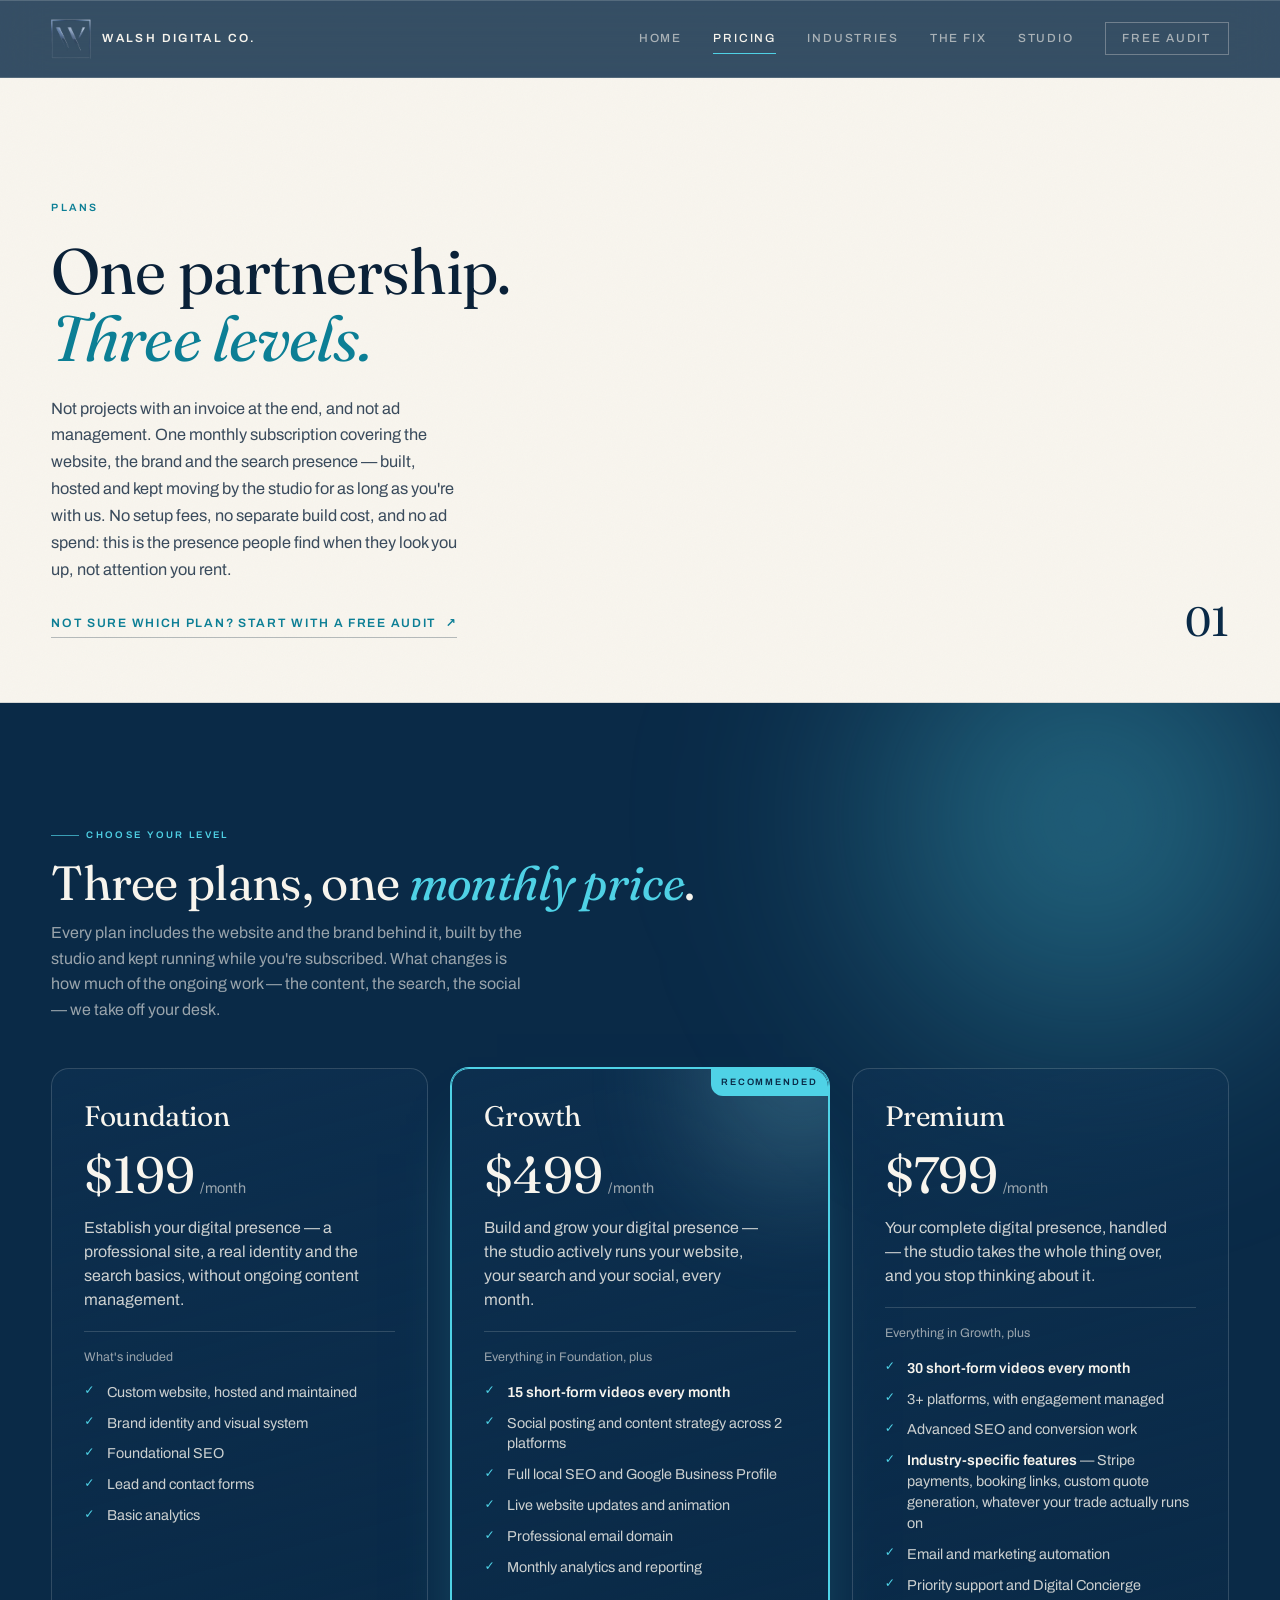
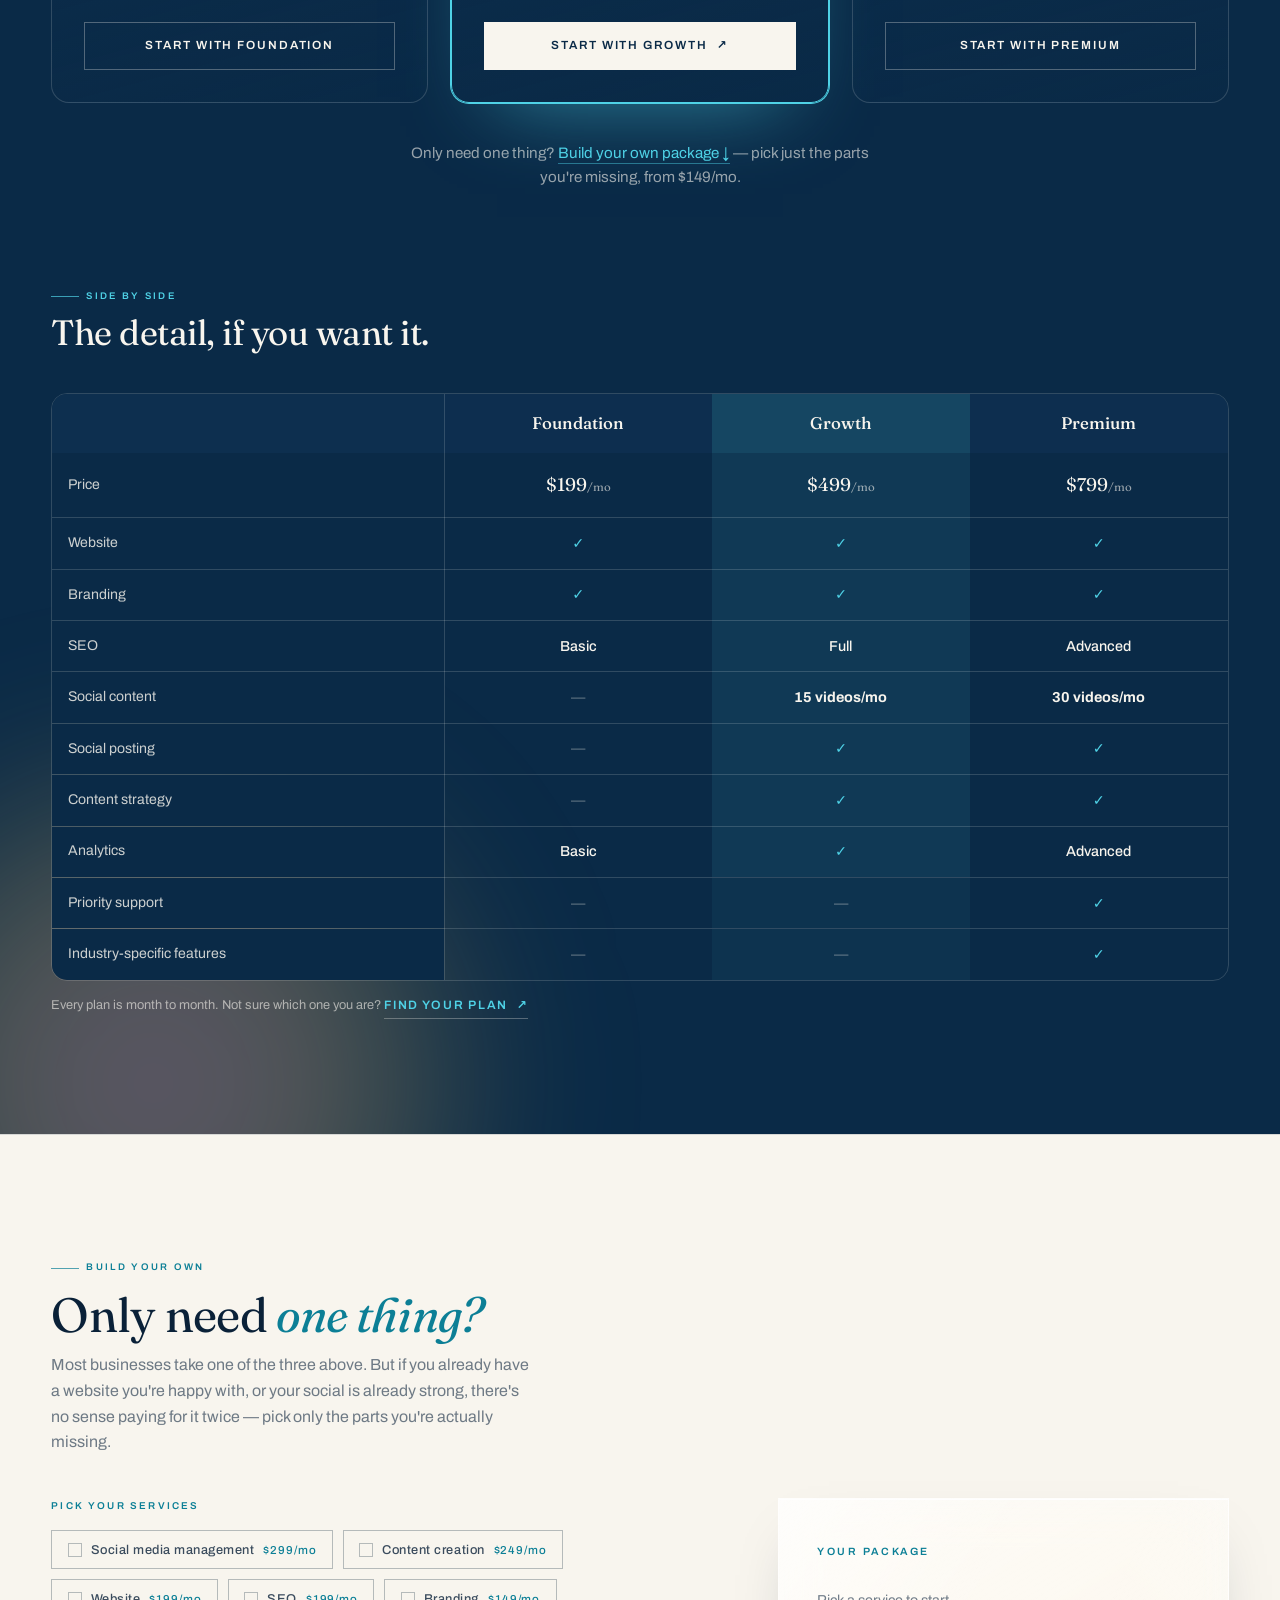
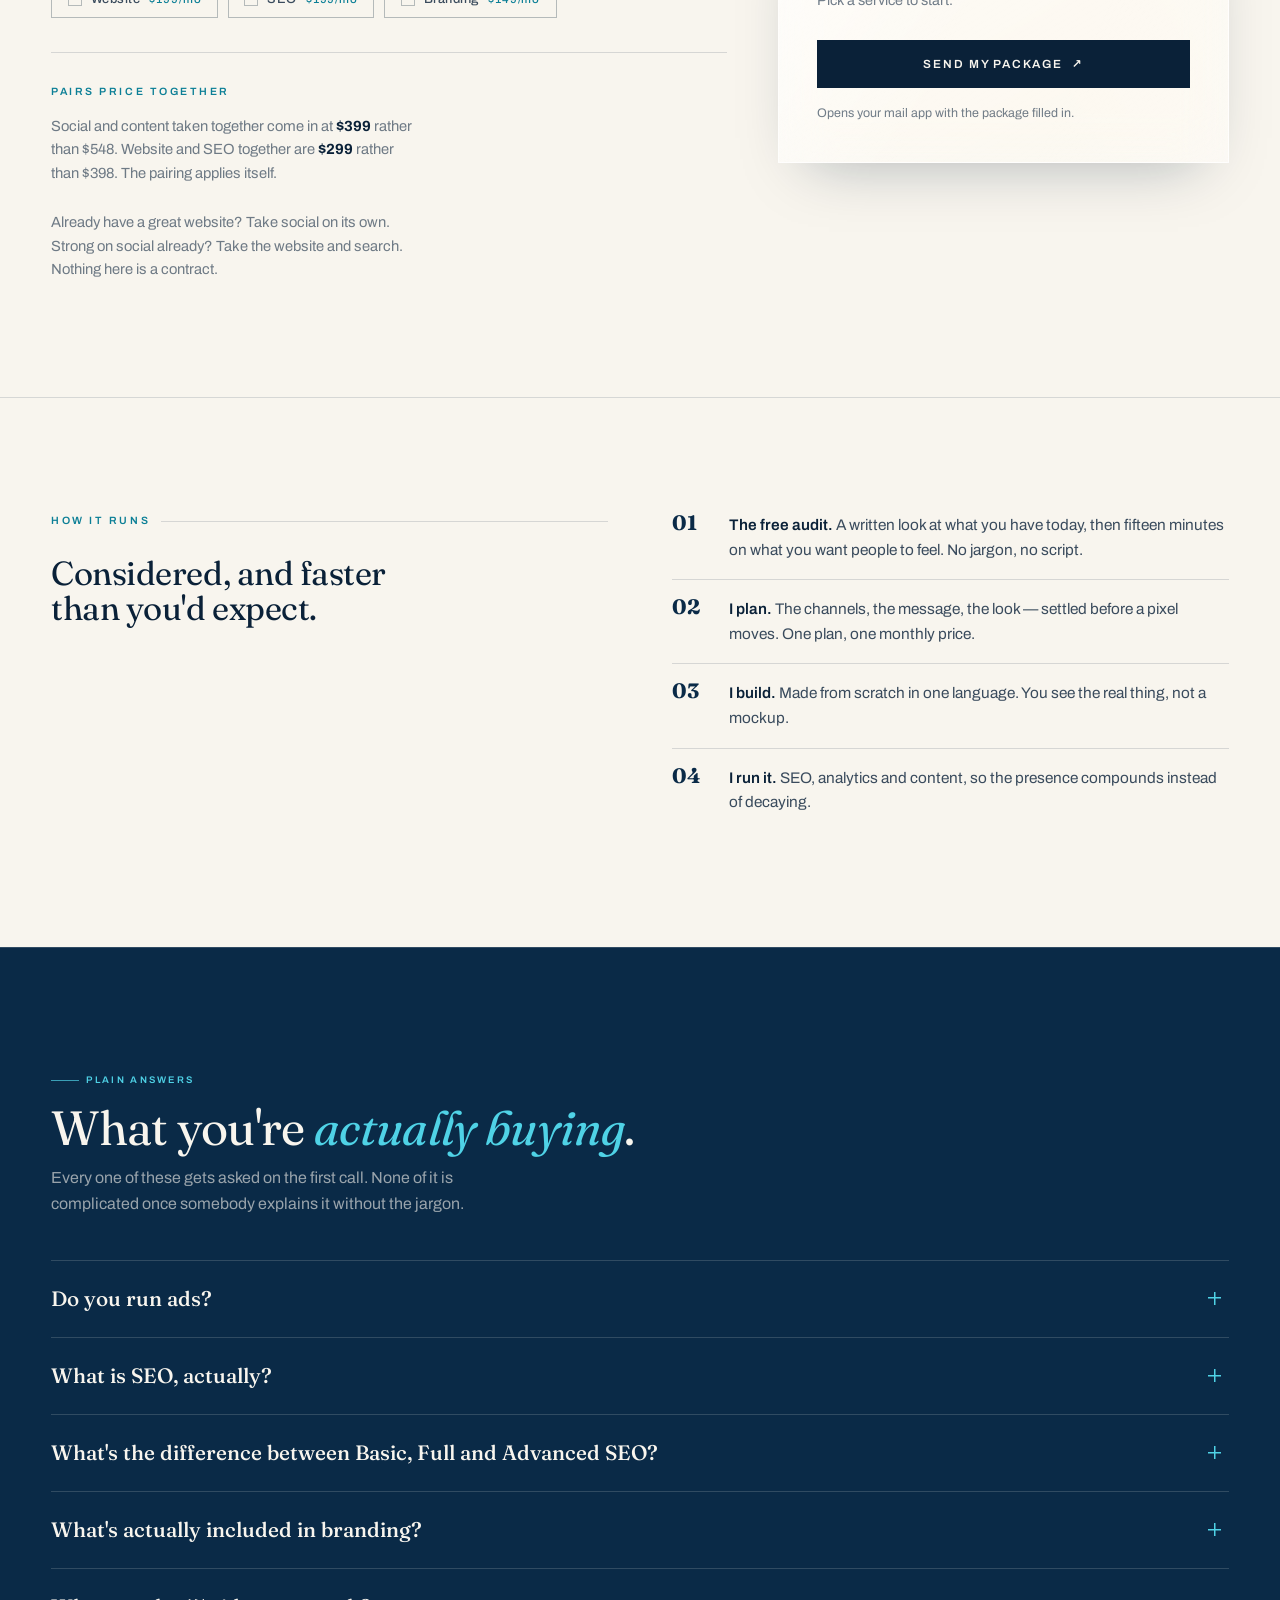
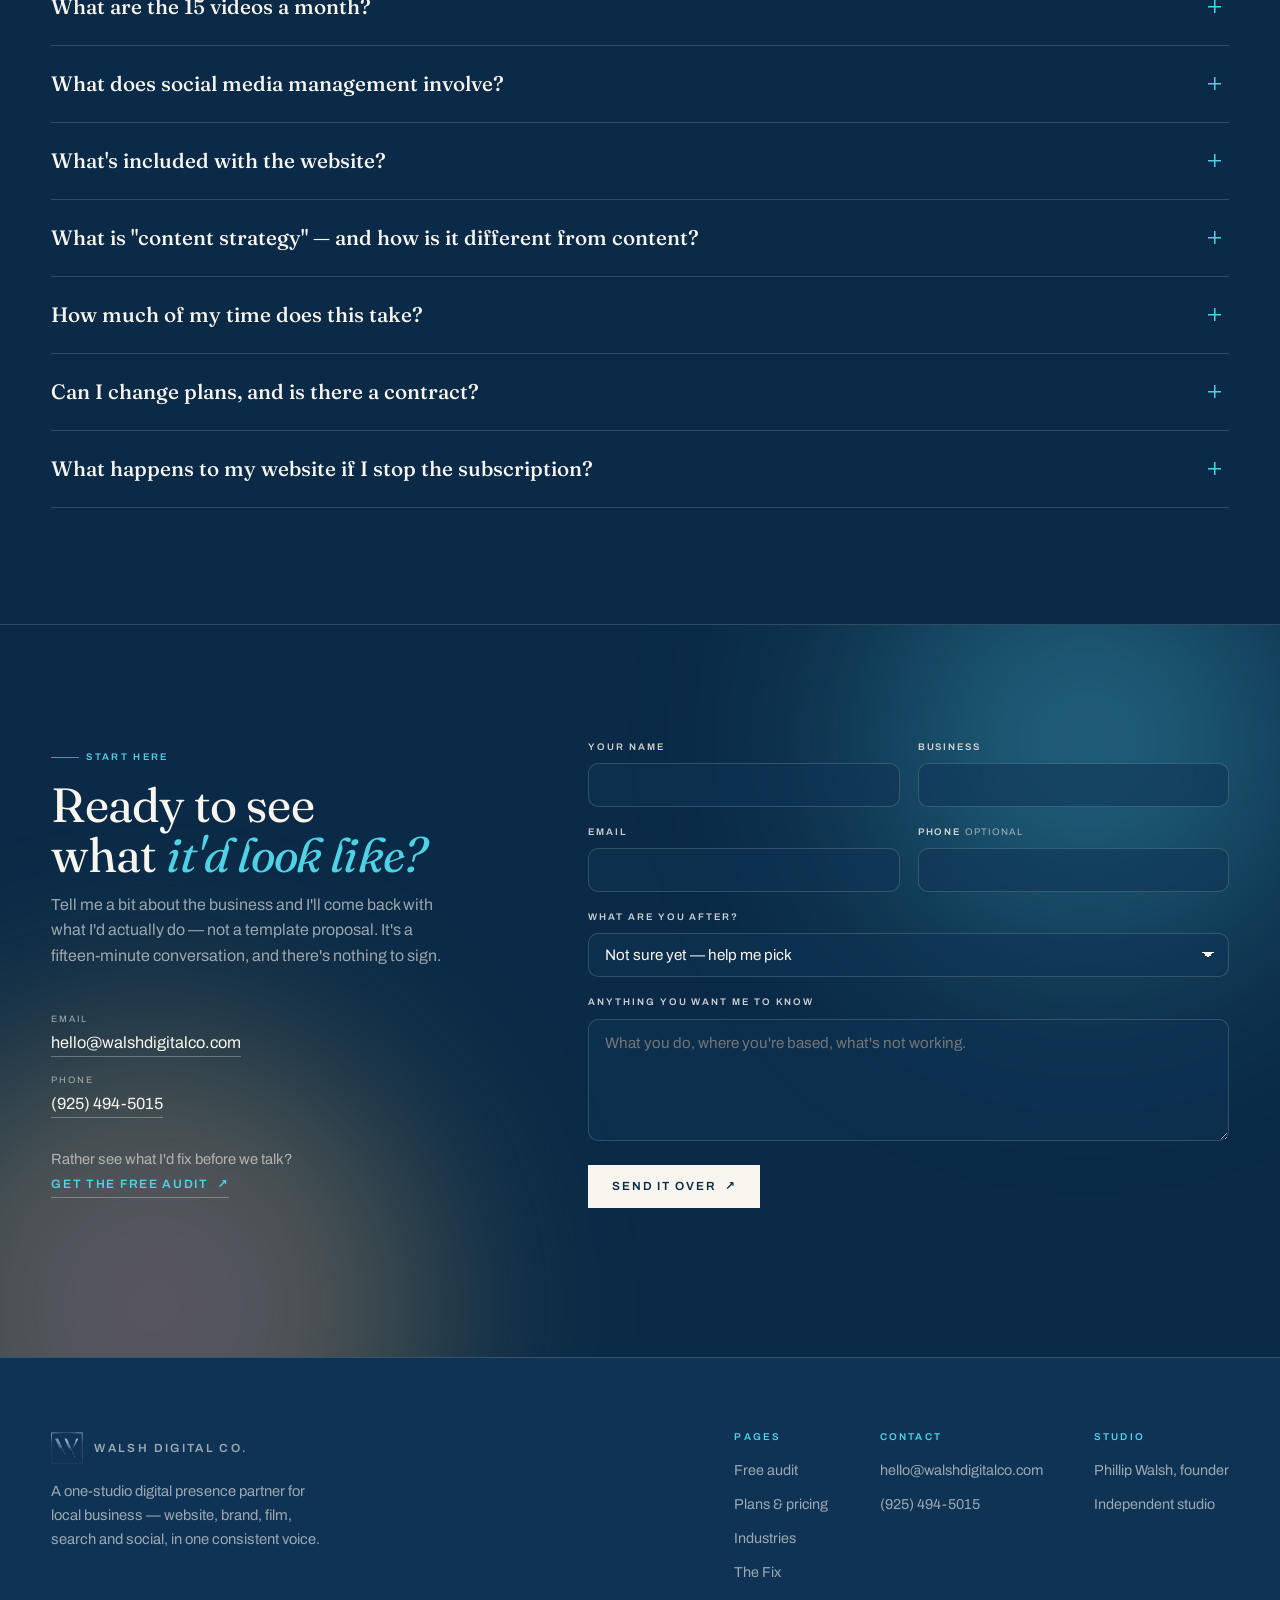
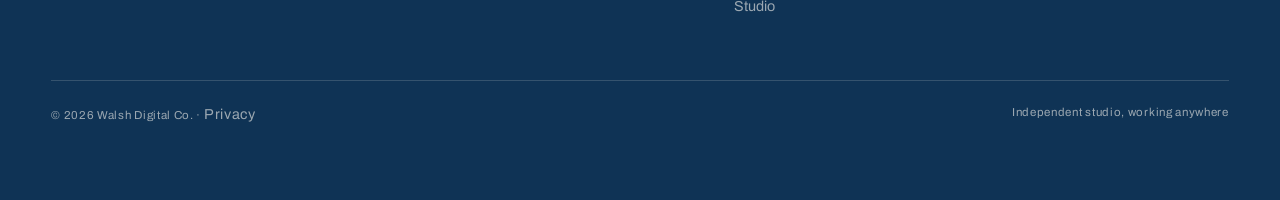
<file: services.html>
<!DOCTYPE html>
<html lang="en">
<head>
<meta charset="utf-8">
<meta name="viewport" content="width=device-width, initial-scale=1">
<link rel="canonical" href="https://www.walshdigitalco.com/services.html">
<title>Plans — Walsh Digital Co.</title>
<meta name="description" content="Three plans, one monthly subscription. Foundation $199, Growth $499, Premium $799 — website, branding, SEO, video and social, run by one studio. No setup fees.">
<meta name="theme-color" content="#0a2a47">
<link rel="preconnect" href="https://fonts.googleapis.com">
<link rel="preconnect" href="https://fonts.gstatic.com" crossorigin>
<link href="https://fonts.googleapis.com/css2?family=Archivo:wght@400;500;600&family=Fraunces:ital,opsz,wght@0,9..144,400;0,9..144,500;0,9..144,600;1,9..144,400;1,9..144,500&display=swap" rel="stylesheet">
<link rel="icon" href="/favicon.ico" sizes="48x48">
<link rel="icon" href="/assets/favicon-192.png" type="image/png" sizes="192x192">
<link rel="icon" href="/assets/favicon-96.png" type="image/png" sizes="96x96">
<link rel="icon" href="/favicon.svg" type="image/svg+xml" sizes="any">
<link rel="apple-touch-icon" href="/assets/apple-touch-icon.png">
<meta property="og:type" content="website">
<meta property="og:site_name" content="Walsh Digital Co.">
<meta property="og:title" content="Plans — Walsh Digital Co.">
<meta property="og:description" content="Three plans, one monthly subscription. Foundation $199, Growth $499, Premium $799 — website, branding, SEO, video and social, run by one studio. No setup fees.">
<meta property="og:url" content="https://www.walshdigitalco.com/services.html">
<meta property="og:image" content="https://www.walshdigitalco.com/assets/og-plans.jpg">
<meta property="og:image:width" content="1200">
<meta property="og:image:height" content="630">
<meta property="og:image:alt" content="Plans — Walsh Digital Co.">
<meta name="twitter:card" content="summary_large_image">
<meta name="twitter:title" content="Plans — Walsh Digital Co.">
<meta name="twitter:description" content="Three plans, one monthly subscription. Foundation $199, Growth $499, Premium $799 — website, branding, SEO, video and social, run by one studio. No setup fees.">
<meta name="twitter:image" content="https://www.walshdigitalco.com/assets/og-plans.jpg">
<!-- Google tag (gtag.js) -->
<script async src="https://www.googletagmanager.com/gtag/js?id=G-XNZ5KZKH9D"></script>
<script>
  window.dataLayer = window.dataLayer || [];
  function gtag(){dataLayer.push(arguments);}
  gtag('js', new Date());

  gtag('config', 'G-XNZ5KZKH9D');
</script>
<link rel="stylesheet" href="assets/site.css">
</head>
<body class="dark">
<a class="skip" href="#main">Skip to content</a>

<nav class="nav is-fixed" data-fixed="always">
  <div class="wrap nav-in">
    <a href="index.html" class="mark" aria-label="Walsh Digital Co.">
      <img class="mark-img" src="assets/logo.png" alt="" width="30" height="30" onerror="this.remove()" onload="this.nextElementSibling.style.display='none'"><svg width="30" height="30" viewBox="0 0 100 100" fill="none" aria-hidden="true">
        <defs><linearGradient id="wm" x1="24" y1="20" x2="78" y2="82" gradientUnits="userSpaceOnUse"><stop offset="0" stop-color="#eaf1fc"/><stop offset=".5" stop-color="#a6b9d8"/><stop offset="1" stop-color="#46628b"/></linearGradient></defs><rect x="12" y="12" width="76" height="76" fill="none" stroke="url(#wm)" stroke-width="2.5" opacity=".8"/>
        <path d="M26 34 L41 67 L50 46 L59 67 L74 34" fill="none" stroke="url(#wm)" stroke-width="11" stroke-linejoin="miter" stroke-linecap="butt"/>
      </svg>
      <span>WALSH DIGITAL CO.</span>
    </a>
    <a href="audit.html" class="nav-audit">Free audit</a>
    <button class="burger" aria-label="Menu" aria-expanded="false">
      <svg width="26" height="26" viewBox="0 0 24 24" fill="none"><path d="M3 7h18M3 17h18" stroke="currentColor" stroke-width="1.6"/></svg>
    </button>
    <div class="menu">
      <a href="index.html">Home</a>
      <a href="services.html" aria-current="page">Pricing</a>
      <a href="pricing.html">Industries</a>
      <a href="build.html">The Fix</a>
      <a href="about.html">Studio</a>
      <a href="audit.html" class="nav-cta">Free audit</a>
    </div>
  </div>
</nav>

<main id="main">

  <header class="phead light">
    <div class="wrap phead-in load">
      <div>
        <span class="tag">Plans</span>
        <h1 class="d2" style="margin-top:.3em;max-width:17ch">One partnership. <em class="ital">Three levels.</em></h1>
        <p class="lead" style="margin-top:1.5em">
          Not projects with an invoice at the end, and not ad management. One monthly subscription
          covering the website, the brand and the search presence — built, hosted and kept moving by
          the studio for as long as you're with us. No setup fees, no separate build cost, and no ad
          spend: this is the presence people find when they look you up, not attention you rent.
        </p>
        <p style="margin-top:1.6em"><a href="audit.html" class="ulink">Not sure which plan? Start with a free audit <span aria-hidden="true">↗</span></a></p>
      </div>
      <div class="folio" aria-hidden="true">01</div>
    </div>
  </header>

  <section class="sec aurora">
    <div class="wrap">

      <div class="svc-group-head rise">
        <span class="svc-kind">Choose your level</span>
        <h2 class="svc-group-name">Three plans, one <em>monthly price</em>.</h2>
        <p>Every plan includes the website and the brand behind it, built by the studio and kept
           running while you're subscribed. What changes is how much of the ongoing work — the
           content, the search, the social — we take off your desk.</p>
      </div>

      <div class="plans">

        <article class="plan rise">
          <h3 class="plan-name">Foundation</h3>
          <div class="plan-price">$199<span class="per">/month</span></div>
          <p class="plan-line">Establish your digital presence — a professional site, a real identity
             and the search basics, without ongoing content management.</p>
          <div class="plan-sub">What's included</div>
          <ul class="plan-list">
            <li>Custom website, hosted and maintained</li>
            <li>Brand identity and visual system</li>
            <li>Foundational SEO</li>
            <li>Lead and contact forms</li>
            <li>Basic analytics</li>
          </ul>
          <div class="plan-cta-pad">
            <a href="#contact" data-plan="Foundation" class="btn btn--line">Start with Foundation</a>
          </div>
        </article>

        <article class="plan plan--feat rise" data-d="1">
          <span class="plan-flag">Recommended</span>
          <h3 class="plan-name">Growth</h3>
          <div class="plan-price">$499<span class="per">/month</span></div>
          <p class="plan-line">Build and grow your digital presence — the studio actively runs your
             website, your search and your social, every month.</p>
          <div class="plan-sub">Everything in Foundation, plus</div>
          <ul class="plan-list">
            <li><strong>15 short-form videos every month</strong></li>
            <li>Social posting and content strategy across 2 platforms</li>
            <li>Full local SEO and Google Business Profile</li>
            <li>Live website updates and animation</li>
            <li>Professional email domain</li>
            <li>Monthly analytics and reporting</li>
          </ul>
          <div class="plan-cta-pad">
            <a href="#contact" data-plan="Growth" class="btn">Start with Growth <span class="ar" aria-hidden="true">↗</span></a>
          </div>
        </article>

        <article class="plan rise" data-d="2">
          <h3 class="plan-name">Premium</h3>
          <div class="plan-price">$799<span class="per">/month</span></div>
          <p class="plan-line">Your complete digital presence, handled — the studio takes the whole
             thing over, and you stop thinking about it.</p>
          <div class="plan-sub">Everything in Growth, plus</div>
          <ul class="plan-list">
            <li><strong>30 short-form videos every month</strong></li>
            <li>3+ platforms, with engagement managed</li>
            <li>Advanced SEO and conversion work</li>
            <li><strong>Industry-specific features</strong> — Stripe payments, booking links, custom quote generation, whatever your trade actually runs on</li>
            <li>Email and marketing automation</li>
            <li>Priority support and Digital Concierge</li>
          </ul>
          <div class="plan-cta-pad">
            <a href="#contact" data-plan="Premium" class="btn btn--line">Start with Premium</a>
          </div>
        </article>

      </div>

      <p class="plans-alt rise">
        Only need one thing? <a href="#build">Build your own package</a> — pick just the parts
        you're missing, from $149/mo.
      </p>

      <div class="rise" style="margin-top:clamp(54px,7vw,92px)">
        <span class="svc-kind">Side by side</span>
        <h2 class="svc-group-name" style="font-size:clamp(1.5rem,2.8vw,2.2rem)">The detail, if you want it.</h2>

        <p class="cmp-hint">Scroll the table to compare <span aria-hidden="true">→</span></p>
        <div class="cmp-wrap">
          <table class="cmp">
            <caption class="vh">Comparison of the Foundation, Growth and Premium plans</caption>
            <thead>
              <tr>
                <th scope="col"><span class="vh">Feature</span></th>
                <th scope="col">Foundation</th>
                <th scope="col" class="col-feat">Growth</th>
                <th scope="col">Premium</th>
              </tr>
            </thead>
            <tbody>
              <tr>
                <th scope="row">Price</th>
                <td class="big">$199<span class="per" style="font-size:.72rem;color:var(--mute)">/mo</span></td>
                <td class="big col-feat">$499<span class="per" style="font-size:.72rem;color:var(--mute)">/mo</span></td>
                <td class="big">$799<span class="per" style="font-size:.72rem;color:var(--mute)">/mo</span></td>
              </tr>
              <tr>
                <th scope="row">Website</th>
                <td class="yes"><span aria-hidden="true">✓</span><span class="vh">Included</span></td>
                <td class="yes col-feat"><span aria-hidden="true">✓</span><span class="vh">Included</span></td>
                <td class="yes"><span aria-hidden="true">✓</span><span class="vh">Included</span></td>
              </tr>
              <tr>
                <th scope="row">Branding</th>
                <td class="yes"><span aria-hidden="true">✓</span><span class="vh">Included</span></td>
                <td class="yes col-feat"><span aria-hidden="true">✓</span><span class="vh">Included</span></td>
                <td class="yes"><span aria-hidden="true">✓</span><span class="vh">Included</span></td>
              </tr>
              <tr>
                <th scope="row">SEO</th>
                <td class="val">Basic</td>
                <td class="val col-feat">Full</td>
                <td class="val">Advanced</td>
              </tr>
              <tr>
                <th scope="row">Social content</th>
                <td class="no"><span aria-hidden="true">—</span><span class="vh">Not included</span></td>
                <td class="val col-feat"><strong>15 videos/mo</strong></td>
                <td class="val"><strong>30 videos/mo</strong></td>
              </tr>
              <tr>
                <th scope="row">Social posting</th>
                <td class="no"><span aria-hidden="true">—</span><span class="vh">Not included</span></td>
                <td class="yes col-feat"><span aria-hidden="true">✓</span><span class="vh">Included</span></td>
                <td class="yes"><span aria-hidden="true">✓</span><span class="vh">Included</span></td>
              </tr>
              <tr>
                <th scope="row">Content strategy</th>
                <td class="no"><span aria-hidden="true">—</span><span class="vh">Not included</span></td>
                <td class="yes col-feat"><span aria-hidden="true">✓</span><span class="vh">Included</span></td>
                <td class="yes"><span aria-hidden="true">✓</span><span class="vh">Included</span></td>
              </tr>
              <tr>
                <th scope="row">Analytics</th>
                <td class="val">Basic</td>
                <td class="yes col-feat"><span aria-hidden="true">✓</span><span class="vh">Included</span></td>
                <td class="val">Advanced</td>
              </tr>
              <tr>
                <th scope="row">Priority support</th>
                <td class="no"><span aria-hidden="true">—</span><span class="vh">Not included</span></td>
                <td class="no col-feat"><span aria-hidden="true">—</span><span class="vh">Not included</span></td>
                <td class="yes"><span aria-hidden="true">✓</span><span class="vh">Included</span></td>
              </tr>
              <tr>
                <th scope="row">Industry-specific features</th>
                <td class="no"><span aria-hidden="true">—</span><span class="vh">Not included</span></td>
                <td class="no col-feat"><span aria-hidden="true">—</span><span class="vh">Not included</span></td>
                <td class="yes"><span aria-hidden="true">✓</span><span class="vh">Included</span></td>
              </tr>
            </tbody>
          </table>
        </div>
        <p class="cmp-note">Every plan is month to month. Not sure which one you are?
          <a href="pricing.html#estimate" class="ulink">Find your plan <span aria-hidden="true">↗</span></a>
        </p>
      </div>

    </div>
  </section>

  <section class="sec sec--rule light" id="build">
    <div class="wrap">
      <div class="svc-group-head rise">
        <span class="svc-kind">Build your own</span>
        <h2 class="svc-group-name">Only need <em>one thing?</em></h2>
        <p>Most businesses take one of the three above. But if you already have a website you're
           happy with, or your social is already strong, there's no sense paying for it twice —
           pick only the parts you're actually missing.</p>
      </div>

      <div class="build">
        <div class="rise">
          <span class="glbl">Pick your services</span>
          <div class="deck" id="deckBuild"></div>

          <div style="margin-top:34px;padding-top:24px;border-top:1px solid var(--rule)">
            <span class="tag">Pairs price together</span>
            <p class="small" style="margin-top:.8em;max-width:46ch">
              Social and content taken together come in at <strong style="color:var(--fg)">$399</strong>
              rather than $548. Website and SEO together are <strong style="color:var(--fg)">$299</strong>
              rather than $398. The pairing applies itself.
            </p>
          </div>

          <p class="small" style="margin-top:26px;max-width:46ch">
            Already have a great website? Take social on its own. Strong on social already?
            Take the website and search. Nothing here is a contract.
          </p>
        </div>

        <aside class="est glass rise" data-d="1">
          <span class="tag">Your package</span>
          <div id="buildLines" style="margin-top:20px"></div>
          <div class="est-empty" id="buildEmpty">Pick a service to start.</div>
          <div id="buildNudge"></div>
          <a href="mailto:hello@walshdigitalco.com" id="buildSend" class="btn" style="margin-top:22px;width:100%;justify-content:center">
            Send my package <span class="ar" aria-hidden="true">↗</span>
          </a>
          <p class="small" style="margin-top:16px;font-size:.78rem">Opens your mail app with the package filled in.</p>
        </aside>
      </div>
    </div>
  </section>

  <section class="sec sec--rule light">
    <div class="wrap" style="display:grid;grid-template-columns:1fr 1fr;gap:clamp(30px,5vw,80px);align-items:start">
      <div class="rise">
        <span class="tag tag--rule" style="margin-bottom:26px">How it runs</span>
        <h2 class="d3" style="max-width:18ch">Considered, and faster than you'd expect.</h2>
      </div>
      <ol class="rlist rise" data-d="1" style="counter-reset:s">
        <li style="padding-top:0"><b>01</b><span><strong>The free audit.</strong> A written look at what you have today, then fifteen minutes on what you want people to feel. No jargon, no script.</span></li>
        <li><b>02</b><span><strong>I plan.</strong> The channels, the message, the look — settled before a pixel moves. One plan, one monthly price.</span></li>
        <li><b>03</b><span><strong>I build.</strong> Made from scratch in one language. You see the real thing, not a mockup.</span></li>
        <li style="border-bottom:0"><b>04</b><span><strong>I run it.</strong> SEO, analytics and content, so the presence compounds instead of decaying.</span></li>
      </ol>
    </div>
  </section>

  <section class="sec sec--rule dark" id="faq">
    <div class="wrap">
      <div class="svc-group-head rise">
        <span class="svc-kind">Plain answers</span>
        <h2 class="svc-group-name">What you're <em>actually buying</em>.</h2>
        <p>Every one of these gets asked on the first call. None of it is complicated once
           somebody explains it without the jargon.</p>
      </div>

      <div class="faq rise">
        <details class="faq-i">
          <summary>Do you run ads?</summary>
          <div class="faq-a">
            <p><strong>No.</strong> None of this is ad management — no Google Ads, no Meta ads, no
               ad budget passing through the studio. When people hear "digital marketing" they
               usually picture exactly that, and it isn't what this is.</p>
            <p>The difference is worth understanding, because it's the whole argument. Ads
               <em>rent</em> attention: you pay, people arrive, and the moment you stop paying it
               stops with it. A digital presence is what people find when they go looking for you
               on their own — the website, the brand, the Google listing, the feed, the reviews.
               That keeps working whether or not you're spending this month, and it compounds
               instead of resetting.</p>
            <p>If ads are genuinely what your business needs, I'll say so rather than sell you
               something else. But ads pointed at a weak presence just cost more per customer —
               people click, look, and leave. Fixing what they land on usually comes first.</p>
          </div>
        </details>

        <details class="faq-i">
          <summary>What is SEO, actually?</summary>
          <div class="faq-a">
            <p>It's the work that makes you the result someone finds when they search for what you
               do, near where you are. There's no trick to it — it's four ordinary things done
               properly: building the site so Google can read it, using the words your customers
               actually type, filling out your Google Business Profile completely, and keeping
               reviews coming in.</p>
            <p>What it isn't: paying Google for ads. That's separate, and it stops the moment you
               stop paying. SEO compounds instead.</p>
          </div>
        </details>

        <details class="faq-i">
          <summary>What's the difference between Basic, Full and Advanced SEO?</summary>
          <div class="faq-a">
            <p><strong>Basic</strong> is the foundation — the site built and labelled correctly,
               submitted to Google, so you can be found at all.</p>
            <p><strong>Full</strong> adds the local work: your Google Business Profile properly
               set up, the terms people in your area actually search, a page for each place you
               serve, and monthly tracking of where you rank.</p>
            <p><strong>Advanced</strong> adds the ongoing push — regular content aimed at what
               you want to rank for, watching what competitors are doing, and tuning the pages
               that turn visitors into calls.</p>
          </div>
        </details>

        <details class="faq-i">
          <summary>What's actually included in branding?</summary>
          <div class="faq-a">
            <p>A logo, a colour palette, the typefaces, and the rules for how they go together —
               then those applied everywhere they show up.</p>
            <p>The point isn't the logo on its own. It's that your website, your feed, your van,
               your invoice and your front window all look like the same business. That
               consistency is most of what makes a small operation read as established.</p>
          </div>
        </details>

        <details class="faq-i">
          <summary>What are the 15 videos a month?</summary>
          <div class="faq-a">
            <p>Short vertical videos for Instagram, TikTok and Facebook — filmed, cut, captioned
               and colour-graded, delivered finished. On Growth and Premium they're posted for
               you as well, so nothing sits in a folder.</p>
            <p>They come from a shoot day at your business. One session generally produces enough
               material for the month.</p>
          </div>
        </details>

        <details class="faq-i">
          <summary>What does social media management involve?</summary>
          <div class="faq-a">
            <p>Deciding what to post and when, writing the captions, making the graphics,
               scheduling it and putting it out — on two platforms with Growth, three or more
               with Premium.</p>
            <p>Premium also covers engagement: replying to comments and messages, so the account
               is actually attended rather than just fed.</p>
          </div>
        </details>

        <details class="faq-i">
          <summary>What's included with the website?</summary>
          <div class="faq-a">
            <p>Design and build from scratch, hosting, your domain connected, the security
               certificate, ongoing updates and backups. Not a template with your name dropped
               into it.</p>
            <p>On Growth the updates are ongoing and animation is included; on Premium those
               updates are prioritised and you get the functional pieces built for your trade —
               booking, payments, quote generation.</p>
          </div>
        </details>

        <details class="faq-i">
          <summary>What is "content strategy" — and how is it different from content?</summary>
          <div class="faq-a">
            <p>Content is the thing itself: the video, the photo, the post. Strategy is deciding
               what's worth making in the first place — what your customers respond to, what
               you're trying to be known for, and what to put out when.</p>
            <p>Without it you get a feed that's busy but going nowhere in particular.</p>
          </div>
        </details>

        <details class="faq-i">
          <summary>How much of my time does this take?</summary>
          <div class="faq-a">
            <p>A fifteen-minute call at the start, a shoot day when we make the content, and
               approvals as things go out. That's the intent of the whole arrangement — you run
               the business, the studio runs the presence.</p>
          </div>
        </details>

        <details class="faq-i">
          <summary>Can I change plans, and is there a contract?</summary>
          <div class="faq-a">
            <p>Every plan is month to month. Move up or down whenever it suits — Growth is usually
               the right place to start, and it's easy to adjust once you see what you're using.</p>
          </div>
        </details>

        <!-- POLICY: Phillip to confirm the exact wording here before relying on it.
             It should say the same thing as the customer agreement. -->
        <details class="faq-i">
          <summary>What happens to my website if I stop the subscription?</summary>
          <div class="faq-a">
            <p>Your brand and your media are yours — the logo, the identity, the photography and
               the video were made for your business and you keep them.</p>
            <p>The website itself runs on the studio's hosting as part of the subscription, so it
               stops being served when the subscription ends. If you'd rather take it with you,
               say so and we'll arrange it rather than leave you stuck.</p>
          </div>
        </details>
      </div>
    </div>
  </section>

  <section class="sec sec--rule aurora" id="contact">
    <div class="wrap">
      <div class="ct">
        <div class="rise">
          <span class="svc-kind">Start here</span>
          <h2 class="svc-group-name">Ready to see what <em>it'd look like?</em></h2>
          <p style="color:var(--mute);margin-top:.75em;max-width:44ch;line-height:1.6">
            Tell me a bit about the business and I'll come back with what I'd actually do — not a
            template proposal. It's a fifteen-minute conversation, and there's nothing to sign.
          </p>
          <ul class="ct-alt">
            <li><span>Email</span><a href="mailto:hello@walshdigitalco.com">hello@walshdigitalco.com</a></li>
            <li><span>Phone</span><a href="tel:+19254945015">(925) 494-5015</a></li>
          </ul>
          <p class="small" style="margin-top:30px;max-width:40ch">Rather see what I'd fix before we talk?
            <a href="audit.html" class="ulink">Get the free audit <span aria-hidden="true">↗</span></a></p>
        </div>

        <form class="ct-form rise" data-d="1" id="contactForm" novalidate>
          <div class="ct-row">
            <label class="ct-f">
              <span>Your name</span>
              <input type="text" name="name" required autocomplete="name">
            </label>
            <label class="ct-f">
              <span>Business</span>
              <input type="text" name="business" autocomplete="organization">
            </label>
          </div>
          <div class="ct-row">
            <label class="ct-f">
              <span>Email</span>
              <input type="email" name="email" required autocomplete="email" inputmode="email">
            </label>
            <label class="ct-f">
              <span>Phone <i>optional</i></span>
              <input type="tel" name="phone" autocomplete="tel" inputmode="tel">
            </label>
          </div>
          <label class="ct-f">
            <span>What are you after?</span>
            <select name="plan">
              <option value="Not sure yet">Not sure yet — help me pick</option>
              <option value="Foundation">Foundation — $199/mo</option>
              <option value="Growth">Growth — $499/mo</option>
              <option value="Premium">Premium — $799/mo</option>
              <option value="Build your own">Build your own package</option>
            </select>
          </label>
          <label class="ct-f">
            <span>Anything you want me to know</span>
            <textarea name="message" rows="4" placeholder="What you do, where you're based, what's not working."></textarea>
          </label>

          <!-- bots fill hidden fields; people don't -->
          <div class="ct-hp" aria-hidden="true">
            <label>Leave this empty<input type="text" name="_gotcha" tabindex="-1" autocomplete="off"></label>
          </div>

          <button type="submit" class="btn" id="contactSend">Send it over <span class="ar" aria-hidden="true">↗</span></button>
          <p class="ct-note" id="contactNote" role="status" aria-live="polite"></p>
        </form>
      </div>
    </div>
  </section>

</main>

<footer class="foot dark">
  <div class="wrap">
    <div class="foot-grid">
      <div>
        <a href="index.html" class="mark" style="margin-bottom:16px">
          <img class="mark-img" src="assets/logo.png" alt="" width="24" height="24" onerror="this.remove()" onload="this.nextElementSibling.style.display='none'"><svg width="24" height="24" viewBox="0 0 100 100" fill="none" aria-hidden="true">
            <defs><linearGradient id="wm" x1="24" y1="20" x2="78" y2="82" gradientUnits="userSpaceOnUse"><stop offset="0" stop-color="#eaf1fc"/><stop offset=".5" stop-color="#a6b9d8"/><stop offset="1" stop-color="#46628b"/></linearGradient></defs><rect x="12" y="12" width="76" height="76" fill="none" stroke="url(#wm)" stroke-width="2.5" opacity=".8"/>
            <path d="M26 34 L41 67 L50 46 L59 67 L74 34" fill="none" stroke="url(#wm)" stroke-width="11" stroke-linejoin="miter" stroke-linecap="butt"/>
          </svg>
          <span>WALSH DIGITAL CO.</span>
        </a>
        <p class="small" style="max-width:34ch">A one-studio digital presence partner for local business — website, brand, film, search and social, in one consistent voice.</p>
      </div>
      <div>
        <h4>Pages</h4>
        <ul>
          <li><a href="audit.html">Free audit</a></li>
          <li><a href="services.html">Plans &amp; pricing</a></li>
          <li><a href="pricing.html">Industries</a></li>
          <li><a href="build.html">The Fix</a></li>
          <li><a href="about.html">Studio</a></li>
        </ul>
      </div>
      <div>
        <h4>Contact</h4>
        <ul>
          <li><a href="mailto:hello@walshdigitalco.com">hello@walshdigitalco.com</a></li>
          <li><a href="tel:+19254945015">(925) 494-5015</a></li>
        </ul>
      </div>
      <div>
        <h4>Studio</h4>
        <ul>
          <li>Phillip Walsh, founder</li>
          <li>Independent studio</li>
        </ul>
      </div>
    </div>
    <div class="foot-btm">
      <span>© 2026 Walsh Digital Co. &middot; <a href="privacy.html">Privacy</a></span>
      <span>Independent studio, working anywhere</span>
    </div>
  </div>
</footer>

<script src="assets/site.js"></script>
</body>
</html>
</file>
<file: assets/site.css>
/* Walsh Digital Co. — architectural editorial system */

/* ── Miami Design District ───────────────────────────
   ocean night · turquoise · flamingo · butter · liquid glass
   ─────────────────────────────────────────────────── */
:root{
  /* light (default) — the plaza in full sun */
  --bg:#f8f5ee;
  --bg-2:#eee8da;
  --fg:#0a2138;
  --mute:rgba(10,33,56,.58);
  --mute-2:rgba(10,33,56,.80);
  --rule:rgba(10,33,56,.14);
  --rule-2:rgba(10,33,56,.28);
  --accent:#0c7f96;      /* turquoise, deepened to stay legible on bone */
  --accent-lt:#3fc1d6;   /* full turquoise — fills, not text */
  --accent-2:#cf4b86;    /* flamingo */
  --accent-3:#dda32a;    /* butter / brass */
  --num:#0a2a47;         /* index numbers, on light */
  --panel:#0a2a47;       /* ocean night */
  --panel-2:#0f3355;
  --panel-3:#164066;

  --display:'Fraunces', 'Bodoni Moda', Georgia, serif;
  --body:'Archivo', system-ui, sans-serif;

  --gutter:clamp(20px,4vw,56px);
  --wrap:1440px;
  --nav-h:78px;
}

/* dark surfaces — ocean night, where the colour pops hardest */
.dark{
  --bg:#0a2a47;
  --bg-2:#0f3355;
  --fg:#f8f5ee;
  --mute:rgba(248,245,238,.60);
  --mute-2:rgba(248,245,238,.82);
  --rule:rgba(248,245,238,.16);
  --rule-2:rgba(248,245,238,.30);
  --accent:#4fd2e6;      /* turquoise, lifted */
  --accent-lt:#93e6f2;
  --accent-2:#f79ac4;    /* flamingo, lifted */
  --accent-3:#f0c559;
  --num:#f8f5ee;
  background:var(--bg);
  color:var(--fg);
}

/* plaza surface — drop into a dark page to break it open */
.light{
  --bg:#f8f5ee;
  --bg-2:#eee8da;
  --fg:#0a2138;
  --mute:rgba(10,33,56,.58);
  --mute-2:rgba(10,33,56,.80);
  --rule:rgba(10,33,56,.14);
  --rule-2:rgba(10,33,56,.28);
  --accent:#0c7f96;
  --accent-lt:#3fc1d6;
  --accent-2:#cf4b86;
  --accent-3:#dda32a;
  --num:#0a2a47;
  background:var(--bg);
  color:var(--fg);
}

/* ── aurora ──────────────────────────────────────────
   vibrant colour as diffuse light, not pattern.
   big soft fields of turquoise + flamingo behind content.
   ─────────────────────────────────────────────────── */
.aurora{position:relative;overflow:hidden;isolation:isolate}
/* glowbg: same glow as an absolute overlay, for use inside pinned/sticky parents */
.glowbg{position:absolute;inset:0;z-index:0;pointer-events:none;overflow:hidden}
.aurora::before,.aurora::after,.glowbg::before,.glowbg::after{
  content:"";position:absolute;z-index:0;pointer-events:none;
  border-radius:50%;filter:blur(90px);
}
.aurora::before,.glowbg::before{
  width:58vw;height:58vw;max-width:780px;max-height:780px;
  right:-14vw;top:-20vw;
  background:radial-gradient(circle,var(--aur-1,rgba(63,193,214,.55)),transparent 62%);
}
/* warm blob: flamingo core → butter mid → clear. pink AND yellow. */
.aurora::after,.glowbg::after{
  width:52vw;height:52vw;max-width:680px;max-height:680px;
  left:-14vw;bottom:-22vw;
  background:radial-gradient(circle,
    var(--aur-2,rgba(207,75,134,.44)) 0%,
    var(--aur-3,rgba(221,163,42,.32)) 46%,
    transparent 72%);
}
.aurora > *{position:relative;z-index:1}
.dark .aurora::before,.dark.aurora::before,.dark .glowbg::before{--aur-1:rgba(79,210,230,.44)}
.dark .aurora::after,.dark.aurora::after,.dark .glowbg::after{--aur-2:rgba(247,154,196,.36);--aur-3:rgba(240,197,89,.30)}
@media (prefers-reduced-motion:no-preference){
  .glowbg::before{animation:drift1 26s ease-in-out infinite alternate}
  .glowbg::after{animation:drift2 32s ease-in-out infinite alternate}
}
@media (prefers-reduced-motion:no-preference){
  .aurora::before{animation:drift1 26s ease-in-out infinite alternate}
  .aurora::after{animation:drift2 32s ease-in-out infinite alternate}
}
@keyframes drift1{to{transform:translate(-70px,50px) scale(1.14)}}
@keyframes drift2{to{transform:translate(60px,-40px) scale(1.2)}}

/* ── liquid glass ────────────────────────────────────
   translucent, refractive, with a specular rim + sheen.
   needs colour behind it — pair with .aurora or a field.
   ─────────────────────────────────────────────────── */
.glass{
  position:relative;overflow:hidden;
  background:linear-gradient(150deg,rgba(248,245,238,.16),rgba(248,245,238,.05));
  -webkit-backdrop-filter:blur(26px) saturate(190%);
  backdrop-filter:blur(26px) saturate(190%);
  border:1px solid rgba(248,245,238,.22);
  box-shadow:
    inset 0 1px 0 rgba(255,255,255,.34),
    inset 0 -1px 0 rgba(255,255,255,.06),
    0 30px 70px -30px rgba(2,12,24,.66);
}
/* specular sweep — the thing that reads as glass rather than fog */
.glass::after{
  content:"";position:absolute;inset:0;pointer-events:none;z-index:0;
  background:linear-gradient(115deg,rgba(255,255,255,.20) 0%,transparent 38%,transparent 64%,rgba(255,255,255,.07) 100%);
}
.glass > *{position:relative;z-index:1}
/* on plaza (light) surfaces the glass tints the other way */
.light .glass,.light.glass{
  background:linear-gradient(150deg,rgba(255,255,255,.62),rgba(255,255,255,.30));
  border-color:rgba(255,255,255,.75);
  box-shadow:
    inset 0 1px 0 rgba(255,255,255,.95),
    0 26px 60px -30px rgba(10,33,56,.34);
}
.light .glass::after,.light.glass::after{
  background:linear-gradient(115deg,rgba(255,255,255,.5) 0%,transparent 42%,transparent 66%,rgba(255,255,255,.22) 100%);
}

/* ── colour field ────────────────────────────────────
   one bold saturated block. luxury is confident colour,
   used once, at scale — the Tiffany facade move.
   ─────────────────────────────────────────────────── */
.field{
  --bg:#3fc1d6;
  --bg-2:#35b0c4;
  --fg:#04222e;
  --mute:rgba(4,34,46,.66);
  --mute-2:rgba(4,34,46,.86);
  --rule:rgba(4,34,46,.18);
  --rule-2:rgba(4,34,46,.34);
  --accent:#04222e;
  --accent-lt:#0a2a47;
  background:var(--bg);
  color:var(--fg);
}
.field--flamingo{--bg:#f79ac4;--bg-2:#f186b7;--fg:#3d0a24;--mute:rgba(61,10,36,.66);--mute-2:rgba(61,10,36,.86);--rule:rgba(61,10,36,.18);--rule-2:rgba(61,10,36,.34);--accent:#3d0a24;--accent-lt:#5c1236}

/* ── the film ────────────────────────────────────────
   one pinned section, four acts driven by a single
   scroll progress (site.js): headline over the street
   fly-through → the film scrubs → it dissolves into the
   dated site → a click reveals the redesign.
   ─────────────────────────────────────────────────── */
/* registering --p lets the click-reveal animate it; scroll still sets it per frame */
@property --p{syntax:'<percentage>';inherits:true;initial-value:0%}
/* 230vh: the clip is 4s, and a taller section made manual scrolling feel slow */
.film{position:relative;height:230vh;background:#061726}
.film.revealed{transition:--p 1.05s cubic-bezier(.65,0,.35,1)}
.film-stick{position:sticky;top:0;height:100vh;height:100svh;overflow:hidden;background:#061726}
.film-vid-wrap{position:absolute;inset:0;z-index:1;opacity:calc(1 - var(--baIn,0))}
.film-vid{position:absolute;inset:0;width:100%;height:100%;object-fit:cover;display:block}
/* the clip is bright daylight, so the headline needs a real navy field behind it.
   The field is tied to the copy: as the headline scrolls away (--copyIn → 0) the
   scrim lifts and the storefront plays clean. */
.film-scrim{position:absolute;inset:0;
  background:
    linear-gradient(90deg,rgba(4,15,26,.94) 0%,rgba(4,15,26,.84) 32%,rgba(4,15,26,.46) 56%,rgba(4,15,26,.10) 78%,rgba(4,15,26,0) 100%),
    linear-gradient(180deg,rgba(4,15,26,.55) 0%,rgba(4,15,26,0) 24%,rgba(4,15,26,0) 72%,rgba(4,15,26,.45) 100%);
  opacity:calc(.12 + .88 * var(--copyIn,1))}
.film-copy{position:absolute;left:0;right:0;top:50%;transform:translateY(-50%);z-index:4;
  opacity:var(--copyIn,1)}
.film-copy .lead{color:#d3dfea}
@media(min-width:921px){
  .film-copy .d1,.film-copy .lead,.film-copy .hero-trust{text-shadow:0 2px 26px rgba(4,15,26,.45)}
}
.film-cue{z-index:4;opacity:var(--copyIn,1)}
.film-ba{position:absolute;inset:0;z-index:5;opacity:var(--baIn,0);
  pointer-events:none;visibility:hidden}
.film.ba-live .film-ba{visibility:visible}

/* auto-play control — sits right of the headline, scrolls the film for you */
.film-play{position:absolute;z-index:6;right:clamp(64px,10vw,180px);top:60%;
  transform:translateY(-50%);display:flex;align-items:center;gap:16px;
  background:none;border:0;cursor:pointer;color:#f8f5ee;font-family:var(--body);
  opacity:var(--copyIn,1);transition:opacity .3s}
.film-play-btn{position:relative;width:clamp(76px,7vw,100px);aspect-ratio:1;border-radius:50%;flex:none;
  display:grid;place-items:center;background:rgba(4,15,26,.38);
  box-shadow:inset 0 0 0 1px rgba(248,245,238,.55);backdrop-filter:blur(8px);
  transition:background .35s,box-shadow .35s,transform .35s}
.film-play-btn::before{content:"";position:absolute;inset:-1px;border-radius:50%;
  box-shadow:0 0 0 0 rgba(248,245,238,.5);animation:playPulse 2.6s ease-out infinite}
.film-play-btn i{width:0;height:0;margin-left:4px;
  border-left:19px solid #f8f5ee;border-top:12px solid transparent;border-bottom:12px solid transparent}
.film-play-lbl{text-align:left;font-size:.76rem;letter-spacing:.2em;text-transform:uppercase;
  line-height:1.7;color:rgba(248,245,238,.86);text-shadow:0 1px 14px rgba(4,15,26,.85)}
.film-play-lbl b{color:#f8f5ee;font-weight:600}
.film-play:hover .film-play-btn{background:rgba(248,245,238,.2);transform:scale(1.06)}
.film-play:focus-visible .film-play-btn{outline:2px solid #4fd2e6;outline-offset:5px}
.film.copy-gone .film-play,.film.copy-gone .film-copy{pointer-events:none}
@keyframes playPulse{
  0%{box-shadow:0 0 0 0 rgba(248,245,238,.45)}
  70%{box-shadow:0 0 0 20px rgba(248,245,238,0)}
  100%{box-shadow:0 0 0 0 rgba(248,245,238,0)}
}
@media(max-width:1100px){.film-play-lbl{display:none}}

/* the reveal — the whole panel is the button, so a click anywhere works */
.film-reveal{position:absolute;inset:0;width:100%;z-index:9;cursor:pointer;border:0;padding:0;
  display:grid;place-items:center;background:radial-gradient(52% 46% at 50% 52%,
    rgba(4,15,26,.52),rgba(4,15,26,.14) 62%,transparent);
  opacity:0;visibility:hidden;transition:opacity .5s ease}
.film.can-reveal .film-reveal{opacity:1;visibility:visible}
.film-reveal-in{display:flex;align-items:center;gap:18px;background:#f8f5ee;color:#0a2a47;
  border-radius:99px;padding:14px 30px 14px 14px;
  box-shadow:0 26px 60px -20px rgba(2,12,24,.8);transition:transform .35s,background .35s}
.film-reveal:hover .film-reveal-in{transform:translateY(-3px)}
.film-reveal:focus-visible .film-reveal-in{outline:2px solid #4fd2e6;outline-offset:4px}
.film-reveal-ring{width:46px;height:46px;border-radius:50%;flex:none;display:grid;place-items:center;
  background:#0a2a47;color:#f8f5ee;
  box-shadow:0 0 0 0 rgba(10,42,71,.5);animation:revealPulse 2.2s ease-out infinite}
.film-reveal-ring svg{width:22px;height:22px}
.film-reveal-txt{display:flex;flex-direction:column;gap:3px;text-align:left}
.film-reveal-txt b{font-size:.72rem;letter-spacing:.18em;text-transform:uppercase;font-weight:600}
.film-reveal-txt em{font-style:normal;font-size:.72rem;color:#6b7885;letter-spacing:.02em}
@keyframes revealPulse{
  0%{box-shadow:0 0 0 0 rgba(10,42,71,.45)}
  70%{box-shadow:0 0 0 16px rgba(10,42,71,0)}
  100%{box-shadow:0 0 0 0 rgba(10,42,71,0)}
}

/* work shot card — shared by the hero and the work strip */
.reel-shot{position:relative;aspect-ratio:4/3;border-radius:20px;overflow:hidden;
  background:radial-gradient(120% 90% at 72% 12%,rgba(63,193,214,.22),transparent 58%),linear-gradient(160deg,var(--panel-3),var(--panel));
  box-shadow:0 44px 84px -36px rgba(2,12,24,.78),0 6px 16px -8px rgba(2,12,24,.55),
    inset 0 0 0 1px rgba(248,245,238,.14)}
.reel-shot>img{position:absolute;inset:0;width:100%;height:100%;object-fit:cover}
/* browser-framed screenshots — one clean window, no heavy bezel */
.reel-shot--web{padding:34px 0 0;background:#fff;
  box-shadow:0 44px 84px -36px rgba(2,12,24,.78),0 6px 16px -8px rgba(2,12,24,.55),
    inset 0 0 0 1px rgba(10,42,71,.14)}
.reel-bar{position:absolute;top:0;left:0;right:0;height:34px;display:flex;align-items:center;gap:6px;
  padding:0 13px;background:#f1f4f8;border-bottom:1px solid rgba(10,42,71,.09)}
.reel-bar i{width:8px;height:8px;border-radius:50%;flex:none}
.reel-bar i:nth-child(1){background:#e6bd68}
.reel-bar i:nth-child(2){background:#e493b6}
.reel-bar i:nth-child(3){background:#86d3e0}
.reel-url{margin-left:10px;font-size:.56rem;letter-spacing:.03em;color:#7e8f9f;background:#fff;
  border:1px solid rgba(10,42,71,.08);border-radius:6px;padding:2px 12px;max-width:66%;overflow:hidden;
  white-space:nowrap;text-overflow:ellipsis}
.reel-media{position:relative;width:100%;height:100%;overflow:hidden;background:#fff}
.reel-media img{position:absolute;inset:0;width:100%;height:100%;object-fit:cover;object-position:50% 0}
.reel-cap{display:flex;justify-content:space-between;gap:12px;margin-top:13px;font-size:.62rem;letter-spacing:.2em;text-transform:uppercase;color:var(--mute)}
.reel-cap span:last-child{color:var(--accent)}

/* small-screen headline relief (was overflowing on phones) */
@media(max-width:560px){ .d1{font-size:clamp(2.2rem,10.5vw,3rem)} }

/* ── service cards (services page) ─────────────────── */
.svc-cards{display:grid;grid-template-columns:repeat(auto-fit,minmax(clamp(250px,40%,330px),1fr));gap:18px}
.svc-card{position:relative;overflow:hidden;border:1px solid var(--rule);border-radius:16px;
  padding:clamp(24px,2.4vw,34px);display:flex;flex-direction:column;min-height:250px;
  background:linear-gradient(160deg,color-mix(in srgb,var(--bg-2) 55%,transparent),transparent);
  transition:transform .45s cubic-bezier(.2,.8,.2,1),border-color .45s,box-shadow .45s}
.svc-card::before{content:"";position:absolute;right:-25%;top:-45%;width:66%;height:85%;border-radius:50%;
  background:radial-gradient(circle,var(--accent-lt),transparent 60%);opacity:0;filter:blur(46px);transition:opacity .55s}
.svc-card:hover{transform:translateY(-7px);border-color:var(--rule-2);box-shadow:0 34px 66px -40px rgba(2,12,24,.55)}
.svc-card:hover::before{opacity:.42}
.svc-card .num{position:relative;font-family:var(--display);font-style:italic;font-size:1.5rem;color:var(--num)}
.svc-card h3{position:relative;font-size:clamp(1.45rem,2.1vw,1.9rem);margin-top:.3em}
.svc-card p{position:relative;color:var(--mute);font-size:.96rem;margin-top:.7em;line-height:1.55}
.svc-card .price{position:relative;margin-top:auto;padding-top:18px;border-top:1px solid var(--rule);
  font-size:.64rem;letter-spacing:.2em;text-transform:uppercase;color:var(--accent)}

/* ── section heads, shared by services + plans ───────── */
.svc-group + .svc-group{margin-top:clamp(54px,8vw,104px);padding-top:clamp(54px,8vw,104px);
  border-top:1px solid var(--rule)}
.svc-group-head{margin-bottom:clamp(28px,3.4vw,46px)}
.svc-kind{display:inline-flex;align-items:center;gap:.75em;font-size:.6rem;letter-spacing:.24em;
  text-transform:uppercase;font-weight:600;color:var(--accent)}
.svc-kind::before{content:"";width:28px;height:1px;background:currentColor;opacity:.7}
.svc-group-name{font-size:clamp(1.9rem,4vw,3rem);margin-top:.3em}
.svc-group-name em{font-style:italic;color:var(--accent)}
.svc-group-head p{color:var(--mute);margin-top:.75em;max-width:54ch}

/* ── plans ───────────────────────────────────────────
   one subscription at three levels. growth carries the
   emphasis — raised, ringed in turquoise, flagged.
   ─────────────────────────────────────────────────── */
.plans{display:grid;grid-template-columns:repeat(3,1fr);gap:clamp(16px,1.8vw,24px);
  align-items:stretch;margin-top:clamp(30px,3.6vw,48px)}
.plan{position:relative;overflow:hidden;display:flex;flex-direction:column;
  border:1px solid var(--rule);border-radius:18px;padding:clamp(26px,2.5vw,36px);
  background:linear-gradient(165deg,color-mix(in srgb,var(--bg-2) 55%,transparent),transparent);
  transition:transform .45s cubic-bezier(.2,.8,.2,1),border-color .45s,box-shadow .45s}
.plan:hover{transform:translateY(-6px);border-color:var(--rule-2);
  box-shadow:0 34px 66px -40px rgba(2,12,24,.55)}
.plan-name{font-family:var(--display);font-size:clamp(1.5rem,2.2vw,1.95rem);line-height:1.1}
.plan-price{font-family:var(--display);font-size:clamp(2.4rem,4vw,3.4rem);line-height:1;
  margin-top:.32em;color:var(--fg)}
.plan-price .per{font-family:var(--body);font-size:.9rem;letter-spacing:.02em;
  color:var(--mute);margin-left:.35em}
.plan-line{color:var(--mute-2);font-size:1rem;line-height:1.5;margin-top:1em;max-width:32ch}
.plan-sub{font-size:.78rem;color:var(--mute);margin-top:1.5em;
  padding-top:16px;border-top:1px solid var(--rule)}
.plan-list{list-style:none;margin:14px 0 0;padding:0;display:grid;gap:10px}
/* marker sits in the gutter — a flex row would make any inline <strong>
   its own column and split the sentence in two */
.plan-list li{position:relative;padding-left:1.55em;font-size:.9rem;color:var(--mute-2);
  line-height:1.45}
.plan-list li::before{content:"✓";position:absolute;left:0;top:.05em;
  color:var(--accent);font-weight:600;font-size:.85em}
.plan-list li strong{color:var(--fg);font-weight:600}
.plan .btn{width:100%;justify-content:center}
.plan-cta-pad{margin-top:auto;padding-top:26px}

/* growth — the one we want them to take */
.plan--feat{border-color:var(--accent);box-shadow:0 0 0 1px var(--accent),
  0 40px 80px -46px color-mix(in srgb,var(--accent) 60%,transparent)}
.plan--feat::before{content:"";position:absolute;right:-28%;top:-40%;width:70%;height:80%;
  border-radius:50%;background:radial-gradient(circle,var(--accent-lt),transparent 62%);
  opacity:.30;filter:blur(50px);pointer-events:none}
.plan--feat > *{position:relative}
.plan-flag{position:absolute;top:0;right:0;z-index:2;
  font-size:.58rem;letter-spacing:.2em;text-transform:uppercase;font-weight:600;
  color:var(--bg);background:var(--accent);padding:.62em 1.1em;border-radius:0 18px 0 12px}

@media(max-width:940px){
  .plans{grid-template-columns:1fr;max-width:520px;margin-inline:auto}
}

/* ── contact ─────────────────────────────────────────
   a real form, because a mailto: link quietly does
   nothing on a phone without mail set up — and those
   people never tell you they bounced.
   ─────────────────────────────────────────────────── */
.ct{display:grid;grid-template-columns:.85fr 1.15fr;gap:clamp(30px,5vw,76px);align-items:start}
.ct-alt{list-style:none;margin:clamp(30px,3.4vw,44px) 0 0;padding:0;display:grid;gap:16px}
.ct-alt li{display:grid;gap:.2em}
.ct-alt span{font-size:.58rem;letter-spacing:.2em;text-transform:uppercase;color:var(--mute)}
.ct-alt a{color:var(--fg);text-decoration:none;font-size:1.02rem;
  border-bottom:1px solid var(--rule-2);justify-self:start;transition:border-color .3s}
.ct-alt a:hover{border-bottom-color:var(--accent);color:var(--accent)}

.ct-form{display:grid;gap:clamp(14px,1.6vw,18px)}
.ct-row{display:grid;grid-template-columns:1fr 1fr;gap:clamp(14px,1.6vw,18px)}
.ct-f{display:grid;gap:.5em}
.ct-f > span{font-size:.6rem;letter-spacing:.2em;text-transform:uppercase;font-weight:600;
  color:var(--mute-2)}
.ct-f > span i{font-style:normal;letter-spacing:.1em;color:var(--mute);font-weight:400}
.ct-f input,.ct-f select,.ct-f textarea{
  font-family:var(--body);font-size:.95rem;color:var(--fg);
  background:color-mix(in srgb,var(--bg-2) 55%,transparent);
  border:1px solid var(--rule);border-radius:10px;padding:.85em 1em;width:100%;
  transition:border-color .3s,background .3s}
.ct-f textarea{resize:vertical;min-height:110px;line-height:1.55}
.ct-f select{appearance:none;cursor:pointer;
  background-image:linear-gradient(45deg,transparent 50%,currentColor 50%),
                   linear-gradient(135deg,currentColor 50%,transparent 50%);
  background-position:calc(100% - 20px) center,calc(100% - 14px) center;
  background-size:6px 6px,6px 6px;background-repeat:no-repeat;padding-right:2.6em}
.ct-f input:focus,.ct-f select:focus,.ct-f textarea:focus{
  outline:none;border-color:var(--accent);
  background:color-mix(in srgb,var(--accent) 7%,transparent)}
.ct-f input:user-invalid,.ct-f textarea:user-invalid{border-color:var(--accent-2)}
.ct-form .btn{justify-self:start;margin-top:6px}
.ct-note{font-size:.86rem;line-height:1.55;color:var(--mute);min-height:1.2em}
.ct-note.ok{color:var(--accent)}
.ct-note.bad{color:var(--accent-2)}
/* honeypot: off-screen rather than display:none, which some bots skip */
.ct-hp{position:absolute;left:-9999px;width:1px;height:1px;overflow:hidden}

@media(max-width:860px){
  .ct{grid-template-columns:1fr;gap:34px}
  .ct-row{grid-template-columns:1fr}
  /* iOS Safari zooms the whole page in when a focused field is under 16px,
     which lands right at the point someone is trying to convert */
  .ct-f input,.ct-f select,.ct-f textarea{font-size:16px}
}

/* ── testimonials ────────────────────────────────────
   styling is ready; the markup on the homepage stays
   commented out until there are real quotes to put in
   it. never ship invented ones.
   ─────────────────────────────────────────────────── */
.quotes{display:grid;grid-template-columns:repeat(auto-fit,minmax(clamp(260px,30%,340px),1fr));
  gap:clamp(18px,2.4vw,32px);margin-top:clamp(30px,3.6vw,48px)}
.quote{display:flex;flex-direction:column;border:1px solid var(--rule);border-radius:16px;
  padding:clamp(24px,2.4vw,34px);
  background:linear-gradient(160deg,color-mix(in srgb,var(--bg-2) 55%,transparent),transparent);
  transition:transform .45s cubic-bezier(.2,.8,.2,1),border-color .45s}
.quote:hover{transform:translateY(-6px);border-color:var(--rule-2)}
.quote-mark{font-family:var(--display);font-size:2.6rem;line-height:.7;color:var(--accent);
  opacity:.55;margin-bottom:.35em}
.quote blockquote{margin:0;font-family:var(--display);font-weight:400;
  font-size:clamp(1.08rem,1.6vw,1.28rem);line-height:1.45;color:var(--fg)}
.quote figcaption{margin-top:auto;padding-top:20px;font-size:.84rem;color:var(--mute)}
.quote figcaption b{display:block;color:var(--fg);font-weight:600;font-size:.9rem;
  margin-bottom:.15em}

/* ── legal prose (privacy) ───────────────────────────
   one narrow column. nothing clever — it exists to be
   read straight down.
   ─────────────────────────────────────────────────── */
.legal{max-width:66ch}
.legal-date{font-size:.62rem;letter-spacing:.2em;text-transform:uppercase;color:var(--mute);
  padding-bottom:22px;margin-bottom:34px;border-bottom:1px solid var(--rule)}
.legal h2{font-size:clamp(1.25rem,2.1vw,1.6rem);color:var(--fg);margin-top:2.4em}
.legal h2:first-of-type{margin-top:0}
.legal p{color:var(--mute);font-size:.98rem;line-height:1.7;margin-top:.85em}
.legal strong{color:var(--fg);font-weight:600}
.legal a{color:var(--accent);text-decoration:none;
  border-bottom:1px solid color-mix(in srgb,var(--accent) 40%,transparent)}
.legal a:hover{border-bottom-color:var(--accent)}
.legal code{font-family:ui-monospace,SFMono-Regular,Menlo,Consolas,monospace;font-size:.88em;
  padding:.15em .45em;border-radius:5px;color:var(--fg);
  background:color-mix(in srgb,var(--fg) 9%,transparent)}

/* ── 404 ─────────────────────────────────────────────
   a wrong turn should still look like the studio.
   ─────────────────────────────────────────────────── */
.nf{min-height:calc(100vh - var(--nav-h));display:flex;align-items:center}
.nf-in{width:100%}
.nf-links{list-style:none;margin:clamp(44px,6vw,72px) 0 0;padding:0;display:grid;
  grid-template-columns:repeat(auto-fit,minmax(clamp(200px,22%,260px),1fr));
  gap:clamp(14px,1.6vw,22px)}
.nf-links a{display:block;padding-top:15px;border-top:1px solid var(--rule-2);
  text-decoration:none;transition:border-color .35s}
.nf-links a:hover{border-top-color:var(--accent)}
.nf-links b{display:block;font-family:var(--display);font-weight:500;font-size:1.12rem;
  color:var(--fg);transition:color .3s}
.nf-links a:hover b{color:var(--accent)}
.nf-links span{display:block;margin-top:.35em;font-size:.84rem;color:var(--mute);line-height:1.45}

/* ── faq ─────────────────────────────────────────────
   native details/summary — no javascript, keyboard and
   screen-reader behaviour for free.
   ─────────────────────────────────────────────────── */
.faq{margin-top:clamp(28px,3.4vw,46px);border-top:1px solid var(--rule)}
.faq-i{border-bottom:1px solid var(--rule)}
.faq-i summary{cursor:pointer;list-style:none;padding:clamp(18px,2vw,24px) 46px clamp(18px,2vw,24px) 0;
  position:relative;font-family:var(--display);font-weight:500;
  font-size:clamp(1.05rem,1.7vw,1.3rem);color:var(--fg);line-height:1.35;
  transition:color .3s}
.faq-i summary::-webkit-details-marker{display:none}
.faq-i summary:hover{color:var(--accent)}
.faq-i summary::after{content:"";position:absolute;right:8px;top:50%;width:13px;height:13px;
  margin-top:-7px;
  background:
    linear-gradient(currentColor,currentColor) center/100% 1.5px no-repeat,
    linear-gradient(currentColor,currentColor) center/1.5px 100% no-repeat;
  color:var(--accent);transition:transform .35s cubic-bezier(.2,.8,.2,1)}
.faq-i[open] summary::after{transform:rotate(90deg)}
.faq-i[open] summary{color:var(--accent)}
.faq-a{padding:0 clamp(20px,6vw,80px) clamp(20px,2.2vw,28px) 0}
.faq-a p{color:var(--mute);font-size:.95rem;line-height:1.65;max-width:64ch}
.faq-a p + p{margin-top:.9em}
.faq-a strong{color:var(--fg);font-weight:600}
@media (prefers-reduced-motion:reduce){.faq-i summary::after{transition:none}}

/* the exception route, signposted where the three plans are still on screen */
.plans-alt{text-align:center;margin-top:clamp(26px,3vw,40px);font-size:.95rem;
  color:var(--mute);max-width:52ch;margin-inline:auto;line-height:1.6}
.plans-alt a{color:var(--accent);text-decoration:none;padding-bottom:2px;
  border-bottom:1px solid color-mix(in srgb,var(--accent) 45%,transparent);
  transition:border-color .3s}
.plans-alt a::after{content:" ↓"}
.plans-alt a:hover{border-bottom-color:var(--accent)}

/* ── plan comparison ─────────────────────────────────
   the detail, for whoever wants it. scrolls inside its
   own frame so the page body never moves sideways.
   ─────────────────────────────────────────────────── */
.cmp-wrap{margin-top:clamp(28px,3.2vw,44px);overflow-x:auto;-webkit-overflow-scrolling:touch;
  border:1px solid var(--rule);border-radius:16px}
.cmp{border-collapse:collapse;width:100%;min-width:640px;font-size:.9rem}
.cmp th,.cmp td{padding:.95em 1.1em;text-align:center;border-bottom:1px solid var(--rule)}
.cmp tr:last-child th,.cmp tr:last-child td{border-bottom:0}
.cmp thead th{font-family:var(--display);font-size:1.05rem;font-weight:500;color:var(--fg);
  background:color-mix(in srgb,var(--bg-2) 60%,transparent)}
.cmp tbody th{text-align:left;font-weight:400;color:var(--mute-2);font-size:.88rem;white-space:nowrap}
/* row label rail stays put while the columns scroll under it */
.cmp th:first-child{position:sticky;left:0;z-index:1;background:var(--bg);
  border-right:1px solid var(--rule)}
.cmp thead th:first-child{background:color-mix(in srgb,var(--bg-2) 60%,var(--bg))}
.cmp .yes{color:var(--accent);font-weight:600}
.cmp .no{color:var(--mute);opacity:.65}
.cmp .val{color:var(--fg);font-weight:500}
.cmp .big{font-family:var(--display);font-size:1.15rem;color:var(--fg)}
/* the growth column, carried through the whole table */
.cmp .col-feat{background:color-mix(in srgb,var(--accent) 9%,transparent)}
.cmp thead .col-feat{background:color-mix(in srgb,var(--accent) 17%,transparent);color:var(--fg)}
.cmp-note{font-size:.8rem;color:var(--mute);margin-top:14px}
/* only worth saying when the columns actually overflow */
.cmp-hint{display:none;font-size:.72rem;letter-spacing:.14em;text-transform:uppercase;
  color:var(--accent);margin-bottom:10px}
@media(max-width:720px){.cmp-hint{display:block}}

/* ── gallery ─────────────────────────────────────────
   the work, big. tiles vary in span so the grid reads
   as a wall rather than a spreadsheet.
   ─────────────────────────────────────────────────── */
.gal{display:grid;grid-template-columns:repeat(6,1fr);gap:clamp(14px,1.8vw,26px);
  grid-auto-flow:dense}
.gal-item{position:relative;grid-column:span 2;margin:0;border-radius:18px;overflow:hidden;
  aspect-ratio:4/3;background:var(--panel);
  box-shadow:0 30px 64px -34px rgba(2,12,24,.7),inset 0 0 0 1px var(--rule);
  transition:transform .5s cubic-bezier(.2,.8,.2,1),box-shadow .5s}
.gal-item--wide{grid-column:span 4;aspect-ratio:16/9}
.gal-item--full{grid-column:span 6;aspect-ratio:21/9}
.gal-item img{width:100%;height:100%;object-fit:cover;display:block;
  transition:transform .9s cubic-bezier(.2,.8,.2,1)}
.gal-item:hover{transform:translateY(-6px);box-shadow:0 40px 80px -34px rgba(2,12,24,.85),inset 0 0 0 1px var(--rule-2)}
.gal-item:hover img{transform:scale(1.05)}
.gal-cap{position:absolute;left:0;right:0;bottom:0;z-index:2;display:flex;flex-direction:column;gap:3px;
  padding:clamp(16px,2vw,26px);
  background:linear-gradient(180deg,transparent,rgba(5,18,31,.86) 62%)}
.gal-cap b{font-family:var(--display);font-weight:400;font-size:clamp(1.05rem,1.7vw,1.5rem);color:#f8f5ee}
.gal-cap span{font-size:.58rem;letter-spacing:.22em;text-transform:uppercase;color:#93e6f2}
@media(max-width:900px){
  .gal{grid-template-columns:repeat(2,1fr)}
  .gal-item,.gal-item--wide,.gal-item--full{grid-column:span 2;aspect-ratio:16/10}
}

/* ── industries: typical-investment cards ──────────── */
.ind-kind{display:inline-flex;align-items:center;gap:.75em;font-size:.6rem;letter-spacing:.24em;
  text-transform:uppercase;font-weight:600;color:var(--accent)}
.ind-kind::before{content:"";width:28px;height:1px;background:currentColor;opacity:.7}
.ind-name{color:var(--accent);font-size:clamp(1.9rem,4vw,3.2rem);margin-top:.3em}
.ind-name em{font-style:italic}
.ind-head p{color:var(--mute);margin-top:.6em;max-width:52ch}
/* each industry carries its own colour so the page stops reading as one flat sheet */
.ind-block--beauty .ind-name,.ind-block--beauty .ind-kind{color:var(--accent-2)}
.ind-block--auto .ind-name,.ind-block--auto .ind-kind{color:var(--accent)}
.ind-block--home .ind-name,.ind-block--home .ind-kind{color:var(--accent-3)}
/* each industry answers two questions side by side: how the studio works
   with this trade, and what Premium adds that only this trade would want. */
.ind-split{display:grid;grid-template-columns:1.06fr .94fr;gap:clamp(22px,3.4vw,54px);
  align-items:start;margin-top:clamp(28px,3.2vw,46px)}
.ind-panel-l{display:block;font-size:.6rem;letter-spacing:.22em;text-transform:uppercase;
  font-weight:600;color:var(--mute-2);padding-bottom:14px;margin-bottom:22px;
  border-bottom:1px solid var(--rule-2)}
.ind-pts{list-style:none;margin:0;padding:0;display:grid;gap:clamp(16px,1.8vw,22px)}
.ind-pts li{font-size:.91rem;color:var(--mute);line-height:1.55}
.ind-pts b{display:block;font-family:var(--display);font-weight:500;font-size:1.14rem;
  color:var(--fg);line-height:1.25;margin-bottom:.3em}
/* the industry's own colour lands on the rule, not the body copy */
.ind-block--beauty .ind-panel-l{border-bottom-color:color-mix(in srgb,var(--accent-2) 55%,transparent)}
.ind-block--auto   .ind-panel-l{border-bottom-color:color-mix(in srgb,var(--accent) 55%,transparent)}
.ind-block--home   .ind-panel-l{border-bottom-color:color-mix(in srgb,var(--accent-3) 55%,transparent)}

/* premium side reads as the upgrade — always turquoise, whatever the industry,
   because it is the product speaking rather than the trade. */
.ind-panel--prem{border-radius:16px;padding:clamp(22px,2.3vw,32px);
  background:color-mix(in srgb,var(--accent) 7%,transparent);
  border:1px solid color-mix(in srgb,var(--accent) 26%,transparent)}
.ind-block--beauty .ind-panel--prem .ind-panel-l,
.ind-block--auto   .ind-panel--prem .ind-panel-l,
.ind-block--home   .ind-panel--prem .ind-panel-l{color:var(--accent);
  border-bottom-color:color-mix(in srgb,var(--accent) 34%,transparent)}
.ind-pts--prem li{position:relative;padding-left:1.6em}
.ind-pts--prem li::before{content:"✦";position:absolute;left:0;top:.22em;
  color:var(--accent);font-size:.82em}

@media(max-width:860px){.ind-split{grid-template-columns:1fr;gap:26px}}

/* selected-work strip (homepage, under the before/after) */
.work-strip{display:grid;grid-template-columns:repeat(auto-fit,minmax(clamp(240px,28%,320px),1fr));
  gap:clamp(18px,2.4vw,32px)}
.work-strip figure{margin:0;min-width:0}

/* ── before / after ──────────────────────────────────
   one business, two versions of its website. Lives
   inside the film's final act. --p (0–100%) is set on
   #film by site.js so every child can read it.
   ─────────────────────────────────────────────────── */
.film{--ba-tabs-h:clamp(40px,5.2vh,54px)}

/* label bar — its two halves track the wipe, so the split is unmissable */
.ba-tabs{position:absolute;top:var(--nav-h);left:0;right:0;height:var(--ba-tabs-h);z-index:7;display:flex}
.ba-tab{flex:none;display:flex;align-items:stretch;overflow:hidden;
  transition:background .3s ease,color .3s ease}
/* padding lives on the inner row — a zero-width tab must collapse to nothing */
.ba-tab-in{flex:none;display:flex;align-items:center;gap:.9em;white-space:nowrap;
  padding:0 clamp(14px,2.6vw,34px);font-size:clamp(.55rem,.76vw,.68rem);letter-spacing:.22em;
  text-transform:uppercase;font-weight:600}
.ba-tab em{font-style:normal;letter-spacing:.14em}
.ba-tab--b{width:calc(100% - var(--p,0%));background:#e7eaef;color:#39424d;justify-content:flex-start}
.ba-tab--b em{color:#7a838f}
.ba-tab--a{width:var(--p,0%);background:#0a2a47;color:#4fd2e6;justify-content:flex-end}
.ba-tab--a em{color:#9db0c2}

.ba-frame{position:absolute;top:calc(var(--nav-h) + var(--ba-tabs-h));left:0;right:0;bottom:0;overflow:hidden}
.ba-layer{position:absolute;inset:0}
.ba-after{clip-path:inset(0 0 0 calc(100% - var(--p,0%)))}
.ba-seam{position:absolute;top:0;bottom:0;left:calc(100% - var(--p,0%));width:2px;z-index:6;margin-left:-1px;
  background:linear-gradient(180deg,rgba(248,245,238,0),rgba(248,245,238,.92) 10%,
    rgba(248,245,238,.92) 90%,rgba(248,245,238,0));
  box-shadow:0 0 24px rgba(79,210,230,.55)}
.ba-seam::before{content:"";position:absolute;top:50%;left:50%;width:46px;height:46px;
  transform:translate(-50%,-50%);border-radius:50%;background:#f8f5ee;
  box-shadow:0 12px 30px rgba(2,12,24,.5)}
.ba-seam::after{content:"";position:absolute;top:50%;left:50%;width:2px;height:15px;
  transform:translate(-50%,-50%);background:#0a2a47;opacity:.5}

.ba-hud{position:absolute;left:0;right:0;bottom:0;z-index:8;
  padding:clamp(26px,5vh,54px) var(--gutter) clamp(16px,2.4vh,24px);
  background:linear-gradient(180deg,transparent,rgba(5,18,31,.86) 52%)}
.ba-title{font-family:var(--display);font-weight:400;color:#f8f5ee;text-align:center;
  font-size:clamp(1rem,1.8vw,1.55rem);margin:0;line-height:1.2}
.ba-title em{font-style:italic;color:#4fd2e6}
.ba-track{position:absolute;left:0;right:0;bottom:0;height:2px;background:rgba(248,245,238,.16)}
.ba-track i{display:block;height:100%;width:var(--p,0%);background:#4fd2e6}

/* ── the two mock sites ──────────────────────────────
   IDENTICAL geometry in both versions — only type and
   colour fork — so the wipe transforms the page
   element-for-element instead of revealing a mismatch.
   ─────────────────────────────────────────────────── */
.mk{height:100%;display:flex;flex-direction:column;overflow:hidden}
.mk-nav{flex:none;height:clamp(52px,6.4vh,74px);display:flex;align-items:center;
  justify-content:space-between;gap:20px;padding:0 clamp(22px,4.4vw,72px)}
.mk-links{display:flex;gap:clamp(10px,1.5vw,26px);white-space:nowrap}
.mk-hero{flex:1;min-height:0;display:grid;grid-template-columns:1.06fr .94fr;
  gap:clamp(24px,4vw,64px);align-items:center;
  padding:clamp(14px,2.6vh,38px) clamp(22px,4.4vw,72px)}
.mk-copy{min-width:0}
.mk-vis{height:min(100%,clamp(190px,40vh,400px));overflow:hidden}
.mk-vis img{width:100%;height:100%;object-fit:cover;display:block}
.mk-cards{flex:none;height:clamp(108px,16.5vh,176px);display:grid;grid-template-columns:repeat(3,1fr);
  gap:clamp(12px,1.4vw,22px);padding:0 clamp(22px,4.4vw,72px)}
.mk-foot{flex:none;height:clamp(42px,5.6vh,62px);display:flex;align-items:center;
  justify-content:space-between;gap:16px;padding:0 clamp(22px,4.4vw,72px)}

/* before — a real 2014 template site, not a parody */
.mk--old{background:#fff;color:#222;font-family:'Times New Roman',Times,serif}
.mk--old .mk-nav{background:linear-gradient(#4272a6,#2f5d8f);color:#fff;
  font-family:Arial,Helvetica,sans-serif;font-size:clamp(11px,1vw,13.5px)}
.mk--old .mk-brand{font-weight:700;letter-spacing:.07em}
.mk--old .mk-eyebrow{font-style:italic;color:#8d8d8d;font-size:clamp(13px,1.15vw,16px)}
.mk--old .mk-h{font-weight:700;color:#1d1d1d;line-height:1.14;margin:.2em 0 0;
  font-size:clamp(1.8rem,3.3vw,2.8rem)}
.mk--old .mk-p{color:#4c4c4c;line-height:1.45;margin-top:.85em;max-width:54ch;
  font-size:clamp(12.5px,1.02vw,15px)}
.mk--old .mk-btn{display:inline-block;margin-top:1.25em;font-family:Arial,Helvetica,sans-serif;
  font-size:clamp(11.5px,.95vw,13.5px);padding:9px 20px;color:#333;border-radius:3px;
  background:linear-gradient(#fdfdfd,#dedede);border:1px solid #a7a7a7}
.mk--old .mk-vis{background:#e3e6ea;border:1px solid #c2c8d0;display:grid;place-items:center;
  color:#9aa3ad;font-size:clamp(11.5px,.95vw,13.5px)}
.mk--old .mk-cards>div{background:#eef0f3;border:1px solid #ccd2d9;padding:clamp(12px,1.4vw,18px)}
.mk--old .mk-cardh{font-weight:700;color:#7a2a2a;font-size:clamp(13.5px,1.18vw,16.5px)}
.mk--old .mk-cardp{color:#5c5c5c;line-height:1.4;margin-top:.35em;font-size:clamp(11px,.88vw,13px)}
.mk--old .mk-foot{background:#f1f1f1;border-top:1px solid #d8d8d8;color:#8b8b8b;
  font-size:clamp(10px,.82vw,12px)}

/* after — the redesign, in the studio's own system */
.mk--new{color:#f8f5ee;font-family:var(--body);
  background:radial-gradient(120% 90% at 82% 6%,rgba(63,193,214,.20),transparent 58%),
    linear-gradient(158deg,#12395b,#08243d)}
.mk--new .mk-nav{border-bottom:1px solid rgba(248,245,238,.14);color:#c3d2e0;
  font-size:clamp(9.5px,.8vw,11.5px);letter-spacing:.2em;text-transform:uppercase}
.mk--new .mk-brand{font-family:var(--display);letter-spacing:.02em;color:#f8f5ee;
  font-size:clamp(15px,1.5vw,21px);text-transform:none}
.mk--new .mk-eyebrow{color:#4fd2e6;font-weight:600;text-transform:uppercase;letter-spacing:.24em;
  font-size:clamp(9.5px,.8vw,11.5px)}
.mk--new .mk-h{font-family:var(--display);font-weight:400;line-height:1.04;margin:.3em 0 0;
  letter-spacing:-.015em;font-size:clamp(2rem,4.2vw,3.5rem)}
.mk--new .mk-h em{font-style:italic;color:#4fd2e6}
.mk--new .mk-p{color:#c3d2e0;line-height:1.6;margin-top:1.05em;max-width:44ch;
  font-size:clamp(12.5px,1.02vw,15.5px)}
.mk--new .mk-btn{display:inline-block;margin-top:1.5em;background:#f8f5ee;color:#0a2a47;
  font-weight:600;letter-spacing:.18em;text-transform:uppercase;padding:14px 26px;
  font-size:clamp(9.5px,.82vw,11.5px)}
/* the redesign leads with a real campaign image, full-bleed across the hero row.
   The row keeps its height so nav / cards / footer still line up with the old site. */
.mk-hero--shot{display:block;position:relative;padding:0;overflow:hidden}
.mk-shot{position:absolute;inset:0;width:100%;height:100%;object-fit:cover;object-position:50% 8%;
  display:block}
.mk-hero--shot::after{content:"";position:absolute;inset:auto 0 0 0;height:46%;
  background:linear-gradient(180deg,transparent,rgba(8,26,44,.55))}
.mk-btn--float{position:absolute;z-index:2;left:clamp(22px,4.4vw,72px);bottom:clamp(16px,2.6vh,30px);
  margin-top:0}
.mk--new .mk-cards>div{border-radius:14px;background:rgba(248,245,238,.06);
  box-shadow:inset 0 0 0 1px rgba(248,245,238,.14);padding:clamp(13px,1.5vw,20px)}
.mk--new .mk-cardh{font-family:var(--display);color:#f8f5ee;font-size:clamp(14.5px,1.35vw,19px)}
.mk--new .mk-cardp{color:#9db0c2;line-height:1.5;margin-top:.4em;font-size:clamp(11px,.88vw,13px)}
.mk--new .mk-foot{border-top:1px solid rgba(248,245,238,.14);color:#8ea3b8;letter-spacing:.08em;
  font-size:clamp(10px,.82vw,12px)}

/* phones + reduced motion: no pin, no scrub, no wipe —
   poster + headline, then the two versions stacked */
@media(max-width:920px),(prefers-reduced-motion:reduce){
  .film{height:auto}
  .film-stick{position:static;height:auto;overflow:visible;display:flex;flex-direction:column}
  .film-vid-wrap{position:relative;height:min(52vh,380px);opacity:1;flex:none}
  .film-copy{position:static;transform:none;opacity:1;
    padding:clamp(30px,6vh,52px) 0 clamp(10px,2vh,20px)}
  .film-cue,.film-reveal,.film-play{display:none}
  .film-ba{position:static;opacity:1;visibility:visible;pointer-events:auto;
    display:flex;flex-direction:column;gap:18px;padding:clamp(40px,7vh,72px) 0}
  .ba-frame{position:static;display:grid;gap:18px;padding:0 var(--gutter)}
  .ba-layer{position:relative;clip-path:none}
  .ba-layer::before{content:attr(data-lab);position:absolute;top:12px;left:12px;z-index:4;
    font-size:.54rem;letter-spacing:.2em;text-transform:uppercase;font-weight:600;
    padding:6px 12px;border-radius:99px;background:rgba(10,42,71,.82);color:#f8f5ee}
  .ba-after::before{background:#4fd2e6;color:#06303a}
  .ba-seam,.ba-tabs,.ba-track{display:none}
  .ba-hud{position:static;order:-1;background:none;padding:0 var(--gutter)}
  .ba-title{text-align:left;margin:0;font-size:clamp(1.5rem,5.4vw,2.1rem)}
  .mk{height:auto;border-radius:14px}
  .mk-nav{height:auto;padding:14px 18px}
  .mk-links{display:none}
  .mk-hero{grid-template-columns:1fr;gap:20px;padding:22px 18px}
  .mk-vis{height:clamp(120px,26vw,180px)}
  /* flex:none, or flex-basis:0 collapses this image-only row to nothing */
  .mk--new .mk-hero--shot{flex:none;height:clamp(200px,50vw,300px);padding:0;display:block}
  .mk-btn--float{left:18px;bottom:14px}
  .mk-cards{height:auto;grid-template-columns:1fr;gap:9px;padding:0 18px 18px}
  .mk-cards>div{padding:12px 14px}
  .mk-foot{height:auto;padding:14px 18px}
}

/* landing "Five services" band — blue, with a restrained glow */
.tight.aurora::before{opacity:.5;width:40vw;height:40vw;right:-6vw;top:-30vw}
.tight.aurora::after{opacity:.45;left:auto;right:8vw;bottom:-32vw;width:36vw;height:36vw}

/* logo: exact PNG when present, the vector mark is the fallback */
.mark img{display:block;height:40px;width:auto}
.foot .mark img{height:32px}

/* liquid-glass panel floating on the blue services band */
.band-glass{display:grid;grid-template-columns:1fr 1.45fr;gap:clamp(26px,5vw,72px);align-items:center;
  padding:clamp(30px,4.5vw,56px);border-radius:22px}
@media(max-width:760px){.band-glass{grid-template-columns:1fr;gap:24px}}

*{box-sizing:border-box}
html{-webkit-text-size-adjust:100%}
body{
  margin:0;background:var(--bg);color:var(--fg);
  font-family:var(--body);font-size:16px;line-height:1.6;font-weight:400;
  -webkit-font-smoothing:antialiased;overflow-x:hidden;
}
body::after{
  content:"";position:fixed;inset:0;z-index:9998;pointer-events:none;opacity:.030;mix-blend-mode:multiply;
  background-image:url("data:image/svg+xml,%3Csvg xmlns='http://www.w3.org/2000/svg' width='180' height='180'%3E%3Cfilter id='n'%3E%3CfeTurbulence type='fractalNoise' baseFrequency='.8' numOctaves='3'/%3E%3C/filter%3E%3Crect width='100%25' height='100%25' filter='url(%23n)'/%3E%3C/svg%3E");
}
::selection{background:var(--accent);color:#f8f5ee}
a{color:inherit;text-decoration:none}
img{max-width:100%;display:block}
h1,h2,h3,h4{margin:0;font-family:var(--display);font-weight:400;font-optical-sizing:auto;line-height:1.04;letter-spacing:-0.014em;text-wrap:balance}
p{margin:0}
hr{border:0;height:1px;background:var(--rule);margin:0}

.wrap{max-width:var(--wrap);margin-inline:auto;padding-inline:var(--gutter);width:100%}

.d1{font-size:clamp(3rem,6.6vw,6.6rem)}
.d2{font-size:clamp(2.4rem,5vw,4.6rem)}
.d3{font-size:clamp(1.7rem,2.6vw,2.5rem)}
.ital{font-style:italic;color:var(--accent)}
/* gradient accent word — turquoise → flamingo → butter (Miami sunset) */
.grad{
  background-image:linear-gradient(100deg,var(--accent) 0%,var(--accent-2) 52%,var(--accent-3) 100%);
  -webkit-background-clip:text;background-clip:text;
  color:transparent;-webkit-text-fill-color:transparent;
  padding-right:.04em;
}
@supports not ((-webkit-background-clip:text) or (background-clip:text)){
  .grad{color:var(--accent);-webkit-text-fill-color:currentColor}
}
.lead{font-size:clamp(1.02rem,1.15vw,1.16rem);color:var(--mute-2);max-width:46ch;line-height:1.65}
.small{font-size:.92rem;color:var(--mute)}

.tag{font-family:var(--body);font-size:.66rem;font-weight:600;letter-spacing:.24em;text-transform:uppercase;color:var(--accent);display:inline-block}
.tag--rule{display:flex;align-items:center;gap:1em}
.tag--rule::after{content:"";height:1px;flex:1;background:var(--rule)}

/* small editorial detail — was a giant ghost numeral eating the layout */
/* solid fill, not hollow: navy on light surfaces, white on navy */
.folio{font-family:var(--display);font-size:clamp(2rem,3.2vw,3.2rem);line-height:.8;color:var(--num);-webkit-text-stroke:0;user-select:none}

/* ─── nav ────────────────────────────────────── */
/* always fixed — only the backing fades in, so it never scrolls out of frame */
.nav{position:fixed;top:0;left:0;right:0;z-index:50;height:var(--nav-h);display:flex;align-items:center;
  background:transparent;border-bottom:1px solid transparent;
  transition:background .45s ease,border-color .45s ease,backdrop-filter .45s ease}
.nav.is-fixed{
  background:color-mix(in srgb,var(--bg) 82%,transparent);
  -webkit-backdrop-filter:blur(20px) saturate(180%);
  backdrop-filter:blur(20px) saturate(180%);
  border-bottom-color:var(--rule);
  box-shadow:inset 0 1px 0 rgba(255,255,255,.16)
}
.nav-in{display:flex;align-items:center;justify-content:space-between;gap:24px;width:100%}
.mark{display:inline-flex;align-items:center;gap:11px;color:var(--fg)}
.mark span{font-size:.74rem;font-weight:600;letter-spacing:.2em;white-space:nowrap}
.menu{display:flex;align-items:center;gap:clamp(18px,2.4vw,38px)}
.menu a{position:relative;font-size:.74rem;font-weight:500;letter-spacing:.16em;text-transform:uppercase;color:var(--mute);padding-block:6px;transition:color .3s}
.menu a::after{content:"";position:absolute;left:0;bottom:0;height:1px;width:0;background:var(--accent);transition:width .4s cubic-bezier(.2,.8,.2,1)}
.menu a:hover{color:var(--fg)}
.menu a:hover::after{width:100%}
.menu a[aria-current="page"]{color:var(--fg)}
.menu a[aria-current="page"]::after{width:100%}
.nav-cta{font-size:.7rem;font-weight:600;letter-spacing:.16em;text-transform:uppercase;border:1px solid var(--rule-2);padding:.85em 1.4em;color:var(--fg);transition:background .35s,color .35s,border-color .35s}
.nav-cta:hover{background:var(--fg);color:var(--bg);border-color:var(--fg)}
.nav-cta::after{display:none}
.burger{display:none;background:none;border:0;color:var(--fg);cursor:pointer;padding:8px}
@media(max-width:880px){
  .menu{position:fixed;inset:0;background:var(--bg);flex-direction:column;align-items:flex-start;justify-content:center;gap:8px;padding:var(--gutter);transform:translateY(-100%);transition:transform .55s cubic-bezier(.7,0,.2,1);z-index:60}
  .menu.open{transform:none}
  .menu a{font-family:var(--display);font-size:2.4rem;letter-spacing:-.01em;text-transform:none;color:var(--fg)}
  .menu .nav-cta{font-family:var(--body);font-size:.8rem;margin-top:20px}
  .burger{display:block;z-index:70}
}

/* ─── buttons ────────────────────────────────── */
.btn{
  display:inline-flex;align-items:center;gap:.8em;cursor:pointer;
  font-family:var(--body);font-size:.74rem;font-weight:600;letter-spacing:.16em;text-transform:uppercase;
  padding:1.15em 1.9em;border:1px solid var(--fg);background:var(--fg);color:var(--bg);
  transition:background .35s,color .35s,border-color .35s,transform .35s cubic-bezier(.2,.8,.2,1)
}
.btn:hover{background:var(--accent);border-color:var(--accent);color:#f8f5ee;transform:translateY(-2px)}
.btn .ar{transition:transform .35s cubic-bezier(.2,.8,.2,1)}
.btn:hover .ar{transform:translate(4px,-4px)}
.btn--line{background:transparent;color:var(--fg);border-color:var(--rule-2)}
.btn--line:hover{background:var(--fg);color:var(--bg);border-color:var(--fg)}
.ulink{display:inline-flex;align-items:center;gap:.7em;position:relative;padding-bottom:4px;font-size:.76rem;font-weight:600;letter-spacing:.14em;text-transform:uppercase;color:var(--accent)}
.ulink::after{content:"";position:absolute;left:0;bottom:0;height:1px;width:100%;background:var(--rule-2);transition:background .35s}
.ulink:hover::after{background:var(--accent)}

/* ─── hero: scroll-expansion ─────────────────── */
.hero-wrap{position:relative;height:230vh}
.hero-stick{position:sticky;top:0;height:100vh;overflow:hidden;
  display:grid;grid-template-columns:1fr minmax(320px,.8fr)}
.hero-left{
  background:var(--bg);display:flex;flex-direction:column;justify-content:center;
  padding:calc(var(--nav-h) + 40px) clamp(28px,4vw,64px) 40px
    clamp(20px,calc((100vw - var(--wrap))/2 + 4vw),100px);
}
/* dark plate; the media inside compresses → expands with scroll */
.hero-plate{
  position:relative;background:var(--panel);display:grid;place-items:center;overflow:hidden;
  border-left:1px solid var(--rule);
}
.hero-media{
  --p:0;
  position:relative;overflow:hidden;
  width:calc(56% + 44% * var(--p));
  height:calc(48% + 52% * var(--p));
  /* Palm Court arcade: opens as an arch, flattens to a plate as it expands */
  border-radius:
    calc(50% * (1 - var(--p))) calc(50% * (1 - var(--p))) 0 0 /
    calc(34% * (1 - var(--p))) calc(34% * (1 - var(--p))) 0 0;
  background:
    radial-gradient(120% 90% at 72% 14%, rgba(63,193,214,.22), transparent 58%),
    repeating-linear-gradient(135deg, rgba(248,245,238,.05) 0 1px, transparent 1px 26px),
    linear-gradient(180deg, var(--panel-3), var(--panel));
  box-shadow:0 0 0 1px rgba(248,245,238,.20);
  will-change:width,height,border-radius;
}
.hero-media img{position:absolute;inset:0;width:100%;height:100%;object-fit:cover}
.plate-mark{position:absolute;top:50%;left:50%;transform:translate(-50%,-50%);width:min(44%,190px);opacity:.18;color:var(--accent-lt)}
.plate-cap{
  position:absolute;left:0;right:0;bottom:0;z-index:2;padding:16px 18px;
  border-top:1px solid rgba(248,245,238,.16);
  background:linear-gradient(180deg,transparent,rgba(10,42,71,.75));
  font-size:.6rem;letter-spacing:.22em;text-transform:uppercase;color:rgba(248,245,238,.6);
  display:flex;justify-content:space-between;gap:12px;
  opacity:calc(var(--p) * 1.6);
}
/* bottom-RIGHT so it never collides with the hero CTA buttons */
.scrollcue{
  position:absolute;right:var(--gutter);bottom:26px;z-index:3;pointer-events:none;
  display:inline-flex;align-items:center;gap:.9em;font-size:.6rem;letter-spacing:.24em;text-transform:uppercase;color:var(--mute)
}
@media(max-width:920px){.scrollcue{display:none}}
.scrollcue i{display:block;width:46px;height:1px;background:var(--rule-2);position:relative;overflow:hidden}
.scrollcue i::after{content:"";position:absolute;inset:0;width:40%;background:var(--accent);animation:cue 2.4s cubic-bezier(.6,0,.2,1) infinite}
@keyframes cue{0%{transform:translateX(-110%)}60%,100%{transform:translateX(280%)}}
@media(max-width:920px){
  .hero-wrap{height:auto}
  .hero-stick{position:static;height:auto;grid-template-columns:1fr}
  .hero-left{padding:calc(var(--nav-h) + 56px) var(--gutter) 48px}
  .hero-plate{border-left:0;border-top:1px solid var(--rule);height:58vh}
  .hero-media{width:100%!important;height:100%!important}
  .scrollcue{display:none}
  .plate-cap{opacity:1}
}
@media (prefers-reduced-motion:reduce){
  .hero-media{width:100%!important;height:100%!important}
  .scrollcue i::after{animation:none}
}

/* ─── the break line + tiny section ──────────── */
.brk{display:flex;align-items:center;gap:1.4em;padding-block:0}
.brk::before,.brk::after{content:"";height:1px;flex:1;background:var(--rule)}
.brk span{font-size:.6rem;letter-spacing:.26em;text-transform:uppercase;color:var(--mute)}
.tight{padding-block:clamp(40px,5vw,68px)}

/* ─── page header ────────────────────────────── */
.phead{padding:calc(var(--nav-h) + clamp(60px,9vw,130px)) 0 clamp(40px,5vw,70px);border-bottom:1px solid var(--rule)}
.phead-in{display:grid;grid-template-columns:1fr auto;gap:30px;align-items:end}
@media(max-width:1000px){.phead-in{grid-template-columns:1fr}.folio{display:none}}

.sec{padding-block:clamp(64px,9vw,130px)}
.sec--rule{border-top:1px solid var(--rule)}
/* tonal shift so consecutive sections don't read flat */
.sec--alt{background:var(--bg-2)}

/* ─── editorial index ────────────────────────── */
.index-row{display:grid;grid-template-columns:auto 1.1fr 1.4fr auto;gap:clamp(18px,4vw,56px);align-items:baseline;
  padding-block:clamp(28px,3.6vw,46px);border-bottom:1px solid var(--rule);
  transition:padding-left .5s cubic-bezier(.2,.8,.2,1),background .5s}
.index-row:hover{padding-left:clamp(0px,1.6vw,26px);background:linear-gradient(90deg,rgba(70,96,140,.06),transparent 60%)}
.index-no{font-family:var(--display);font-size:1rem;color:var(--num);letter-spacing:.1em}
.index-row h3{font-size:clamp(1.5rem,2.5vw,2.3rem)}
.index-row:hover h3{color:var(--accent)}
.index-row p{color:var(--mute);font-size:.96rem;max-width:52ch}
.index-meta{font-size:.62rem;letter-spacing:.2em;text-transform:uppercase;color:var(--accent);white-space:nowrap;justify-self:end}
@media(max-width:900px){.index-row{grid-template-columns:auto 1fr;row-gap:10px}.index-row p{grid-column:2}.index-meta{display:none}}

/* ─── rule list ──────────────────────────────── */
.rlist{list-style:none;margin:0;padding:0}
.rlist li{padding-block:clamp(12px,1.4vw,17px);border-bottom:1px solid var(--rule);display:flex;gap:1.2em;align-items:baseline;color:var(--mute-2);font-size:.96rem}
.rlist li:first-child{padding-top:0}
.rlist b{font-family:var(--display);font-size:1.3rem;color:var(--num);line-height:1;min-width:2.6ch}
.rlist strong{color:var(--fg);font-weight:600}

/* ─── pricing table ──────────────────────────── */
.ptable{width:100%;border-collapse:collapse;margin-top:clamp(24px,3vw,40px)}
.ptable th{text-align:left;font-size:.62rem;font-weight:600;letter-spacing:.22em;text-transform:uppercase;color:var(--accent);padding-bottom:16px;border-bottom:1px solid var(--rule-2)}
.ptable th:last-child,.ptable td:last-child{text-align:right}
.ptable td{padding-block:clamp(20px,2.4vw,30px);border-bottom:1px solid var(--rule);vertical-align:top}
.ptable tbody tr{transition:background .4s}
.ptable tbody tr:hover{background:linear-gradient(90deg,rgba(70,96,140,.06),transparent 70%)}
.ptable .n{font-family:var(--display);font-size:clamp(1.3rem,2vw,1.75rem)}
.ptable .d{color:var(--mute);font-size:.9rem;margin-top:.4em;max-width:44ch}
.ptable .amt{font-family:var(--display);font-size:clamp(1.5rem,2.4vw,2.1rem);color:var(--accent);white-space:nowrap}
.ptable .amt em{font-family:var(--body);font-style:normal;font-size:.66rem;letter-spacing:.16em;text-transform:uppercase;color:var(--mute);display:block;margin-top:.5em}
@media(max-width:680px){
  .ptable thead{display:none}
  .ptable td{display:block;border:0;padding-block:6px}
  .ptable tbody tr{display:block;padding-block:24px;border-bottom:1px solid var(--rule)}
  .ptable td:last-child{text-align:left;padding-top:14px}
}

/* ─── builder ────────────────────────────────── */
.build{display:grid;grid-template-columns:1.2fr .8fr;gap:clamp(30px,4vw,64px);align-items:start}
.glbl{display:block;font-size:.62rem;font-weight:600;letter-spacing:.22em;text-transform:uppercase;color:var(--accent);margin-bottom:16px}
.deck{display:flex;flex-wrap:wrap;gap:10px}
.chip{font-family:var(--body);font-size:.8rem;font-weight:500;letter-spacing:.04em;padding:.9em 1.2em;
  border:1px solid var(--rule-2);background:transparent;color:var(--mute-2);cursor:pointer;
  display:inline-flex;align-items:center;gap:.7em;transition:all .3s}
.chip:hover{border-color:var(--accent);color:var(--fg)}
.chip .tick{width:14px;height:14px;border:1px solid var(--rule-2);display:inline-grid;place-items:center;font-size:.55rem;color:transparent;transition:all .3s}
.chip .pr{font-size:.72rem;letter-spacing:.08em;color:var(--accent)}
.chip.on{background:var(--fg);border-color:var(--fg);color:var(--bg)}
.chip.on .tick{background:var(--bg);border-color:var(--bg);color:var(--fg)}
.chip.on .pr{color:rgba(246,242,233,.72)}
.est{padding:clamp(26px,3vw,38px);position:sticky;top:calc(var(--nav-h) + 24px)}
.row{display:flex;justify-content:space-between;align-items:baseline;gap:14px;padding-block:11px;border-top:1px solid var(--rule);font-size:.9rem;color:var(--mute-2)}
.row:first-child{border-top:0}
.row .v{white-space:nowrap;color:var(--fg);font-variant-numeric:tabular-nums}
.row.save,.row.save .v{color:var(--accent)}
.row.total{margin-top:8px;padding-top:16px;border-top:1px solid var(--rule-2)}
.row.total .l{color:var(--fg);font-weight:600}
.row.total .v{font-family:var(--display);font-size:1.7rem;color:var(--accent)}
.est-empty{color:var(--mute);font-size:.9rem;padding-block:6px}
/* the calculator arguing for a plan — shown only when the maths actually
   favours one, so it stays a fact rather than a pitch */
.nudge{margin-top:22px;padding:16px 18px;border-radius:12px;
  background:color-mix(in srgb,var(--accent) 13%,transparent);
  border:1px solid color-mix(in srgb,var(--accent) 36%,transparent)}
.nudge b{display:block;font-family:var(--display);font-weight:500;font-size:1.08rem;
  color:var(--accent);line-height:1.25;margin-bottom:.35em}
.nudge span{display:block;font-size:.85rem;color:var(--mute-2);line-height:1.5}
.nudge .ulink{margin-top:12px;font-size:.72rem}
.nudge-2{margin-top:12px;font-size:.78rem;color:var(--mute);line-height:1.5}
@media(max-width:880px){.build{grid-template-columns:1fr}.est{position:static}}

/* ─── footer ─────────────────────────────────── */
.foot{padding-block:clamp(46px,6vw,74px);background:var(--bg-2);border-top:1px solid var(--rule)}
.foot-grid{display:grid;grid-template-columns:1.6fr repeat(3,auto);gap:clamp(28px,4vw,64px)}
.foot h4{font-family:var(--body);font-size:.62rem;font-weight:600;letter-spacing:.22em;text-transform:uppercase;color:var(--accent);margin-bottom:16px}
.foot ul{list-style:none;margin:0;padding:0;display:grid;gap:11px}
.foot a,.foot li{color:var(--mute);font-size:.9rem;transition:color .3s}
.foot a:hover{color:var(--fg)}
.foot-btm{margin-top:clamp(38px,5vw,62px);padding-top:22px;border-top:1px solid var(--rule);display:flex;justify-content:space-between;gap:16px;flex-wrap:wrap;font-size:.72rem;letter-spacing:.06em;color:var(--mute)}
@media(max-width:820px){.foot-grid{grid-template-columns:1fr 1fr}}

/* ─── motion ─────────────────────────────────── */
/* Content is readable before JavaScript, without scrolling, and if a script
   fails. IntersectionObserver adds motion only; it never unlocks content. */
.rise{opacity:1;transform:none}
.rise.in{animation:content-rise .65s cubic-bezier(.2,.8,.2,1) both}
.rise[data-d="1"].in{animation-delay:.09s}
.rise[data-d="2"].in{animation-delay:.18s}
.rise[data-d="3"].in{animation-delay:.27s}
.rise[data-d="4"].in{animation-delay:.36s}
@keyframes content-rise{from{transform:translateY(18px)}to{transform:none}}
.load>*{opacity:0;transform:translateY(22px);animation:rise .95s cubic-bezier(.2,.8,.2,1) forwards}
.load>*:nth-child(1){animation-delay:.05s}
.load>*:nth-child(2){animation-delay:.14s}
.load>*:nth-child(3){animation-delay:.23s}
.load>*:nth-child(4){animation-delay:.32s}
.load>*:nth-child(5){animation-delay:.41s}
.load>*:nth-child(6){animation-delay:.50s}
@keyframes rise{to{opacity:1;transform:none}}
@media (prefers-reduced-motion:reduce){.rise,.load>*{opacity:1!important;transform:none!important;animation:none!important}}

.skip{position:absolute;left:16px;top:-60px;background:var(--fg);color:var(--bg);padding:.7em 1.2em;z-index:200;transition:top .25s}
.skip:focus{top:12px}
/* visually hidden, still read aloud — carries meaning for glyph-only cells */
.vh{position:absolute;width:1px;height:1px;padding:0;margin:-1px;overflow:hidden;
  clip:rect(0 0 0 0);clip-path:inset(50%);white-space:nowrap;border:0}
a:focus-visible,.btn:focus-visible,.chip:focus-visible,button:focus-visible{outline:2px solid var(--accent);outline-offset:3px}

/* ── the fix: teardown list ─────────────────────────
   build.html — diagnosis in place of a portfolio
   ─────────────────────────────────────────────────── */
.fix-list{margin-top:clamp(30px,4vw,54px);border-top:1px solid var(--rule-2)}
.fix-item{display:grid;grid-template-columns:auto 1.05fr .95fr;
  gap:clamp(18px,3.2vw,54px);align-items:start;
  padding-block:clamp(28px,3.4vw,46px);border-bottom:1px solid var(--rule)}
.fix-no{font-family:var(--display);font-size:clamp(1rem,1.5vw,1.3rem);
  color:var(--num);opacity:.7;letter-spacing:.08em;line-height:1.6;min-width:2.3ch}
.fix-sym{font-size:clamp(1.28rem,2.05vw,1.8rem);line-height:1.16;max-width:20ch}
.fix-tell{color:var(--mute);font-size:.94rem;line-height:1.62;margin-top:.8em;max-width:48ch}
.fix-cost{margin-top:1.15em;padding-left:1.15em;border-left:2px solid var(--accent-2);
  color:var(--mute-2);font-size:.92rem;line-height:1.62;max-width:48ch}
.fix-do{border-radius:16px;padding:clamp(20px,2.2vw,30px);
  background:color-mix(in srgb,var(--accent) 7%,transparent);
  border:1px solid color-mix(in srgb,var(--accent) 26%,transparent)}
.fix-do-l{display:block;font-size:.6rem;letter-spacing:.22em;text-transform:uppercase;
  font-weight:600;color:var(--accent);padding-bottom:12px;margin-bottom:14px;
  border-bottom:1px solid color-mix(in srgb,var(--accent) 32%,transparent)}
.fix-do p{color:var(--mute-2);font-size:.93rem;line-height:1.62}
.fix-tier{display:inline-block;margin-top:17px;padding:.62em 1.05em;border-radius:99px;
  font-size:.57rem;letter-spacing:.18em;text-transform:uppercase;font-weight:600;
  color:var(--accent);border:1px solid color-mix(in srgb,var(--accent) 40%,transparent)}
@media(max-width:900px){
  .fix-item{grid-template-columns:auto 1fr;gap:14px 18px}
  .fix-do{grid-column:2/-1;margin-top:8px}
}

/* self-audit — score your own presence */
.audit-score{font-family:var(--display);font-size:clamp(2.8rem,5.4vw,4rem);line-height:1;
  color:var(--accent);font-variant-numeric:tabular-nums}
.audit-score em{font-family:var(--body);font-style:normal;font-size:.85rem;
  letter-spacing:.16em;text-transform:uppercase;color:var(--mute);margin-left:.5em}
.audit-verdict{margin-top:1.1em;color:var(--mute-2);font-size:.95rem;line-height:1.62}
.audit-first{margin-top:1.4em;padding-top:1.2em;border-top:1px solid var(--rule)}
.audit-first > span{display:block;font-size:.58rem;letter-spacing:.2em;text-transform:uppercase;
  color:var(--accent);font-weight:600;margin-bottom:.6em}
.audit-first b{font-family:var(--display);font-weight:500;font-size:1.1rem;
  color:var(--fg);line-height:1.32;display:block}

/* two real tiles, side by side */
.gal-item--half{grid-column:span 3;aspect-ratio:16/10}
@media(max-width:700px){.gal-item--half{grid-column:span 6}}

/* ─────────────────────────────────────────────────────────────
   CONVERSION PASS (2026-09)
   The homepage now argues in order: what the studio does → the
   problem → how it gets fixed → the offer → honest proof → the
   choice → the process → the ask. Every section points at one
   primary action, the free audit (audit.html).
   Declared before the MOBILE PASS, which must stay last.
   ───────────────────────────────────────────────────────────── */

/* hero reassurance, under the buttons */
.hero-trust{display:flex;flex-wrap:wrap;gap:.5em 1.5em;margin-top:1.5em;
  font-size:.8rem;letter-spacing:.02em;color:var(--mute-2)}
.hero-trust span{display:inline-flex;align-items:center;gap:.6em}
.hero-trust span::before{content:"";width:6px;height:6px;border-radius:50%;background:var(--accent);flex:none}
.film-copy .hero-trust{color:#c3d2e0}

/* phones: the menu (and its CTA) hide behind the burger, so the audit
   gets its own compact button in the bar */
.nav-audit{display:none}
@media(max-width:880px){
  .nav-in{gap:12px}
  .nav-audit{display:inline-flex;align-items:center;margin-left:auto;padding:.8em 1.1em;min-height:44px;
    font-size:.72rem;font-weight:600;letter-spacing:.12em;text-transform:uppercase;white-space:nowrap;
    background:var(--fg);color:var(--bg);border:1px solid var(--fg)}
}
@media(max-width:380px){.mark span{font-size:.64rem;letter-spacing:.14em}.nav-audit{padding-inline:.85em}}

/* concept disclosure inside the before/after */
.ba-note{display:block;text-align:center;margin-top:.55em;font-size:.58rem;letter-spacing:.2em;
  text-transform:uppercase;color:rgba(248,245,238,.62)}

/* section head shared by the new homepage bands */
.sh{max-width:840px;margin-bottom:clamp(30px,3.8vw,54px)}
.sh h2{font-size:clamp(2rem,4.2vw,3.4rem);margin-top:.3em}
.sh h2 em{font-style:italic;color:var(--accent)}
.sh p{color:var(--mute);margin-top:.85em;max-width:58ch;font-size:1.02rem;line-height:1.62}
.sh--center{margin-inline:auto;text-align:center}
.sh--center p{margin-inline:auto}

/* ── sound familiar: quote cards ─────────────────── */
.pq-grid{display:grid;grid-template-columns:repeat(4,minmax(0,1fr));gap:clamp(12px,1.4vw,18px)}
.pq{position:relative;overflow:hidden;display:flex;flex-direction:column;min-height:250px;
  padding:clamp(22px,2.2vw,30px);border-radius:18px;background:#fffdf8;border:1px solid var(--rule);
  box-shadow:0 18px 40px -32px rgba(10,33,56,.35);
  transition:transform .45s cubic-bezier(.2,.8,.2,1),box-shadow .45s,border-color .45s}
.pq::before{content:"\201C";position:absolute;right:18px;top:12px;font-family:var(--display);font-size:5.5rem;
  line-height:.8;color:var(--accent-2);opacity:.16;pointer-events:none}
.pq::after{content:"";position:absolute;left:0;right:0;top:0;height:3px;
  background:linear-gradient(90deg,var(--accent),var(--accent-2),var(--accent-3));opacity:0;transition:opacity .45s}
.pq:hover{transform:translateY(-6px);border-color:var(--rule-2);box-shadow:0 30px 60px -34px rgba(10,33,56,.45)}
.pq:hover::after{opacity:1}
.pq-k{display:inline-flex;align-items:center;gap:.6em;font-size:.58rem;letter-spacing:.2em;text-transform:uppercase;
  font-weight:600;color:var(--accent-2)}
.pq-k::before{content:"";width:6px;height:6px;border-radius:50%;background:currentColor}
.pq-q{position:relative;font-family:var(--display);font-size:clamp(1.25rem,1.7vw,1.55rem);line-height:1.22;
  color:var(--fg);margin-top:.8em;text-wrap:balance}
.pq-a{margin-top:auto;padding-top:18px;border-top:1px solid var(--rule);font-size:.88rem;line-height:1.45;
  color:var(--mute-2);display:flex;gap:.55em}
.pq-a::before{content:"→";color:var(--accent-2);flex:none}
@media(max-width:1060px){.pq-grid{grid-template-columns:repeat(2,minmax(0,1fr))}}
@media(max-width:560px){.pq-grid{grid-template-columns:1fr}.pq{min-height:0}.pq-a{margin-top:22px}}
.pains-foot{display:flex;flex-wrap:wrap;align-items:center;justify-content:space-between;
  gap:20px 36px;margin-top:clamp(26px,3vw,40px)}
.pains-foot p{max-width:58ch;color:var(--mute-2);font-size:1rem;line-height:1.6}
.pains-foot p strong{color:var(--fg);font-weight:600}

/* ── the flow: found → trusted → chosen → kept ───── */
.flow{display:grid;grid-template-columns:repeat(4,minmax(0,1fr));gap:clamp(14px,1.6vw,22px)}
.flow-step{border-radius:18px;padding:clamp(24px,2.3vw,32px);display:flex;flex-direction:column}
.flow-top{display:flex;align-items:center;gap:12px;font-size:.6rem;letter-spacing:.22em;
  text-transform:uppercase;font-weight:600;color:var(--accent)}
.flow-top::after{content:"→";margin-left:auto;font-size:.95rem;letter-spacing:0;opacity:.7}
.flow-step:last-child .flow-top::after{content:"↻"}
.flow-step h3{font-size:clamp(1.35rem,1.9vw,1.75rem);margin-top:.6em;line-height:1.12}
.flow-step > p{color:var(--mute-2);font-size:.92rem;line-height:1.58;margin-top:.75em}
.flow-list{list-style:none;margin:20px 0 0;padding:16px 0 0;border-top:1px solid var(--rule);display:grid;gap:9px}
.flow-list li{font-size:.85rem;color:var(--mute-2);display:flex;gap:.65em;line-height:1.4}
.flow-list li::before{content:"✦";color:var(--accent);font-size:.72em;margin-top:.3em;flex:none}
.flow-out{margin-top:auto;padding-top:22px;font-size:.62rem;letter-spacing:.18em;text-transform:uppercase;
  font-weight:600;color:var(--accent-3)}
@media(max-width:1060px){.flow{grid-template-columns:repeat(2,minmax(0,1fr))}}
@media(max-width:620px){.flow{grid-template-columns:1fr}}
.flow-note{margin-top:clamp(26px,3vw,40px);display:flex;flex-wrap:wrap;gap:18px 36px;align-items:center;
  justify-content:space-between}
.flow-note p{max-width:60ch;color:var(--mute-2);line-height:1.6}
.flow-note p strong{color:var(--fg);font-weight:600}

/* ── plans band additions ─────────────────────────── */
.band-acts{display:flex;flex-wrap:wrap;gap:14px 26px;align-items:center;margin-top:28px}

/* ── proof, honestly labelled ─────────────────────── */
.proof-lbl{display:flex;align-items:center;gap:1em;margin:0 0 18px;font-size:.6rem;letter-spacing:.22em;
  text-transform:uppercase;font-weight:600;color:var(--mute-2)}
.proof-lbl::after{content:"";flex:1;height:1px;background:var(--rule)}
.proof{display:grid;grid-template-columns:repeat(2,minmax(0,1fr));gap:clamp(18px,2.4vw,32px)}
.proof + .proof-lbl{margin-top:clamp(36px,4.4vw,60px)}
.proof figure{margin:0;min-width:0}
.proof .reel-shot{aspect-ratio:16/10}
.proof--concept .reel-shot{aspect-ratio:16/9}
.work-flag{position:absolute;top:14px;left:14px;z-index:3;padding:.55em .95em;border-radius:99px;
  font-size:.56rem;letter-spacing:.18em;text-transform:uppercase;font-weight:600;
  background:rgba(10,42,71,.84);color:#f8f5ee}
.work-flag--client{background:#4fd2e6;color:#06303a}
/* on browser-framed shots the chip sits in the empty right of the bar, clear of the url */
.reel-shot--web .work-flag{top:6px;left:auto;right:12px;padding:.45em .85em}
.proof--three{grid-template-columns:repeat(3,minmax(0,1fr))}
.proof--three .reel-shot{aspect-ratio:4/3}
@media(max-width:900px){.proof--three{grid-template-columns:1fr 1fr}}
@media(max-width:700px){.proof{grid-template-columns:1fr}}

.promise{display:grid;grid-template-columns:repeat(3,minmax(0,1fr));gap:clamp(24px,3vw,44px);
  margin-top:clamp(44px,5.4vw,76px);padding-top:clamp(32px,4vw,52px);border-top:1px solid var(--rule)}
.promise b{display:block;font-family:var(--display);font-weight:500;font-size:1.16rem;color:var(--fg);line-height:1.25}
.promise p{color:var(--mute);font-size:.9rem;margin-top:.45em;line-height:1.55}
@media(max-width:900px){.promise{grid-template-columns:repeat(2,minmax(0,1fr))}}
@media(max-width:560px){.promise{grid-template-columns:1fr}}

/* ── your other options vs. the studio ─────────────
   the studio's column is one continuous highlighted
   panel, so the comparison reads at a glance.
   ─────────────────────────────────────────────────── */
.cx{--cx-cols:.72fr 1.1fr 1.1fr}
.cx-head,.cx-row{display:grid;grid-template-columns:var(--cx-cols)}
.cx-head > span{padding:14px 24px;font-size:.6rem;letter-spacing:.22em;text-transform:uppercase;font-weight:600;
  color:var(--mute);align-self:end}
.cx-head-us{background:var(--panel);border-radius:18px 18px 0 0;padding:20px 24px!important;
  display:flex;align-items:center;gap:10px}
.cx-head-us b{font-family:var(--display);font-weight:500;font-size:1.2rem;letter-spacing:0;text-transform:none;color:#f8f5ee}
.cx-head-us::before{content:"";width:8px;height:8px;border-radius:50%;background:#4fd2e6;flex:none}
.cx-row > *{margin:0;padding:22px 24px;border-top:1px solid var(--rule)}
.cx-opt{font-family:var(--display);font-weight:400;font-size:clamp(1.15rem,1.7vw,1.45rem);line-height:1.2;color:var(--fg)}
.cx-catch,.cx-us{display:flex;gap:14px;font-size:.93rem;line-height:1.6}
.cx-catch{color:var(--mute)}
.cx-us{color:var(--mute-2);background:color-mix(in srgb,var(--accent) 8%,#fffdf8);
  border-left:1px solid color-mix(in srgb,var(--accent) 30%,transparent);
  border-right:1px solid color-mix(in srgb,var(--accent) 30%,transparent);
  border-top-color:color-mix(in srgb,var(--accent) 20%,transparent)!important}
.cx-us strong{color:var(--fg);font-weight:600}
.cx-row:last-child .cx-us{border-radius:0 0 18px 18px;border-bottom:1px solid color-mix(in srgb,var(--accent) 30%,transparent)}
.cx-row:last-child > *{padding-bottom:26px}
.cx-i{flex:none;width:22px;height:22px;border-radius:50%;display:grid;place-items:center;font-size:.68rem;margin-top:1px}
.cx-i--x{background:rgba(207,75,134,.12);color:#a3336a}
.cx-i--ok{background:var(--accent);color:#fff}
@media(max-width:820px){
  .cx-head{display:none}
  .cx-row{grid-template-columns:1fr;margin-top:14px;border:1px solid var(--rule);border-radius:16px;overflow:hidden;background:#fffdf8}
  .cx-row > *{border-top:0;padding:14px 18px}
  .cx-opt{padding-top:18px}
  .cx-us,.cx-row:last-child .cx-us{border:0;border-top:1px solid color-mix(in srgb,var(--accent) 22%,transparent)!important;border-radius:0}
  .cx-t::before{display:block;font-size:.72rem;letter-spacing:.16em;text-transform:uppercase;font-weight:600;margin-bottom:.3em}
  .cx-catch .cx-t::before{content:"The catch";color:#a3336a}
  .cx-us .cx-t::before{content:"With Walsh Digital Co.";color:var(--accent)}
}

/* ── what working together looks like ─────────────── */
.steps{list-style:none;margin:0;padding:0;display:grid;grid-template-columns:repeat(4,minmax(0,1fr));
  gap:clamp(20px,2.4vw,36px)}
.steps li{padding-top:22px;border-top:2px solid var(--rule-2)}
.steps li:first-child{border-top-color:var(--accent)}
.steps .n{font-family:var(--display);font-style:italic;font-size:1.3rem;color:var(--accent);line-height:1}
.steps h3{font-size:clamp(1.25rem,1.8vw,1.55rem);margin-top:.45em}
.steps p{color:var(--mute);font-size:.9rem;line-height:1.58;margin-top:.6em}
.steps .when{display:inline-block;margin-top:14px;font-size:.58rem;letter-spacing:.18em;
  text-transform:uppercase;font-weight:600;color:var(--accent)}
@media(max-width:900px){.steps{grid-template-columns:repeat(2,minmax(0,1fr))}}
@media(max-width:560px){.steps{grid-template-columns:1fr}}

/* ── the ask ───────────────────────────────────────── */
.ask{display:grid;grid-template-columns:1.1fr .9fr;gap:clamp(30px,5vw,80px);align-items:center;
  border-radius:24px;padding:clamp(30px,5vw,68px)}
.ask h2{font-size:clamp(2rem,4.4vw,3.6rem)}
.ask h2 em{font-style:italic}
.ask .lead{margin-top:1.1em;max-width:50ch}
.ask-acts{display:flex;flex-wrap:wrap;gap:14px 24px;align-items:center;margin-top:2em}
.ask-alt{font-size:.9rem;color:var(--mute-2)}
.ask-alt a{color:var(--fg);border-bottom:1px solid var(--rule-2);padding-bottom:2px}
.ask-alt a:hover{color:var(--accent);border-bottom-color:var(--accent)}
@media(max-width:860px){.ask{grid-template-columns:1fr}}

/* ticked "what you get" list — the ask band and the audit page */
.gets{list-style:none;margin:0;padding:0;display:grid;gap:15px}
.gets li{display:grid;grid-template-columns:26px minmax(0,1fr);gap:13px;align-items:start;
  color:var(--mute-2);font-size:.94rem;line-height:1.5}
.gets li::before{content:"✓";width:24px;height:24px;border-radius:50%;display:grid;place-items:center;
  font-size:.7rem;margin-top:-1px;color:var(--accent);
  background:color-mix(in srgb,var(--accent) 16%,transparent);
  border:1px solid color-mix(in srgb,var(--accent) 45%,transparent)}
.gets b{display:block;color:var(--fg);font-weight:600}

/* ── the free audit page ──────────────────────────── */
.aud{padding:calc(var(--nav-h) + clamp(40px,6vw,92px)) 0 clamp(64px,8vw,116px)}
.aud-grid{display:grid;grid-template-columns:minmax(0,1fr) minmax(0,.95fr);gap:clamp(34px,5vw,84px);align-items:start}
.aud-grid .gets{margin-top:clamp(28px,3.2vw,40px)}
.aud-meta{display:flex;flex-wrap:wrap;gap:10px;margin-top:clamp(28px,3.2vw,38px)}
.aud-meta span{padding:.62em 1.05em;border-radius:99px;border:1px solid var(--rule-2);font-size:.6rem;
  letter-spacing:.16em;text-transform:uppercase;font-weight:600;color:var(--mute-2)}
.aud-who{display:flex;gap:16px;align-items:center;margin-top:clamp(28px,3.2vw,40px);padding-top:24px;
  border-top:1px solid var(--rule)}
.aud-who img{width:54px;height:54px;border-radius:50%;object-fit:cover;object-position:50% 30%;flex:none;
  border:1px solid var(--rule-2)}
.aud-who p{font-size:.88rem;color:var(--mute);line-height:1.5}
.aud-who b{color:var(--fg);font-weight:600}
.aud-jump{display:none}
@media(max-width:980px){
  .aud-grid{grid-template-columns:1fr}
  /* on a phone the form is a long scroll below the pitch; offer the shortcut */
  .aud-jump{display:inline-flex;margin-top:1.6em}
  #auditForm{scroll-margin-top:calc(var(--nav-h) + 12px)}
}

.af{border-radius:22px;padding:clamp(22px,3vw,40px);position:sticky;top:calc(var(--nav-h) + 20px)}
@media(max-width:980px){.af{position:relative;top:auto}}
.af-head{display:flex;justify-content:space-between;align-items:center;gap:12px 18px;flex-wrap:wrap;
  padding-bottom:18px;margin-bottom:22px;border-bottom:1px solid var(--rule)}
.af-head h2{font-size:clamp(1.3rem,2vw,1.6rem)}
.af-prog{list-style:none;margin:0;padding:0;display:flex;gap:14px;counter-reset:afp}
.af-prog li{counter-increment:afp;display:flex;align-items:center;gap:.55em;font-size:.58rem;
  letter-spacing:.14em;text-transform:uppercase;font-weight:600;color:var(--mute)}
.af-prog li::before{content:counter(afp);width:22px;height:22px;border-radius:50%;display:grid;
  place-items:center;border:1px solid var(--rule-2);font-size:.66rem;letter-spacing:0}
.af-prog li.on{color:var(--fg)}
.af-prog li.on::before{background:var(--accent);border-color:var(--accent);color:#06303a}
.af-prog li.done::before{content:"✓";border-color:var(--accent);color:var(--accent)}
.af fieldset{border:0;margin:0;padding:0;min-width:0;display:grid;gap:clamp(14px,1.6vw,18px)}
.af legend{padding:0}
.af.js-steps .af-step:not(.on){display:none}
.af:not(.js-steps) .af-step + .af-step{margin-top:24px;padding-top:24px;border-top:1px solid var(--rule)}
.af .ct-f input::placeholder,.af .ct-f textarea::placeholder{color:var(--mute);opacity:.75}
.af-acts{display:flex;gap:12px 16px;flex-wrap:wrap;align-items:center;margin-top:4px}
.af-back{background:none;border:0;padding:10px 4px;cursor:pointer;font-family:var(--body);font-size:.72rem;
  letter-spacing:.14em;text-transform:uppercase;font-weight:600;color:var(--mute-2)}
.af-back:hover{color:var(--fg)}
.af-glbl{font-size:.6rem;letter-spacing:.2em;text-transform:uppercase;font-weight:600;color:var(--mute-2)}
.af-glbl i{font-style:normal;letter-spacing:.1em;color:var(--mute);font-weight:400}
.af-chips{display:flex;flex-wrap:wrap;gap:8px;margin-top:.6em}
.af-chip{position:relative;display:inline-flex}
.af-chip input{position:absolute;inset:0;opacity:0;margin:0;cursor:pointer}
.af-chip span{display:inline-flex;align-items:center;padding:.72em 1.05em;border-radius:99px;
  border:1px solid var(--rule-2);font-size:.8rem;line-height:1.2;color:var(--mute-2);transition:background .25s,color .25s,border-color .25s}
.af-chip:hover span{border-color:var(--accent);color:var(--fg)}
.af-chip input:checked + span{background:var(--fg);color:var(--bg);border-color:var(--fg)}
.af-chip input:focus-visible + span{outline:2px solid var(--accent);outline-offset:2px}
.af-fine{font-size:.8rem;color:var(--mute);line-height:1.5}
.af-done{text-align:left}
.af-done h2{font-size:clamp(1.6rem,2.6vw,2.2rem);margin-top:.3em}
.af-done h2 em{font-style:italic;color:var(--accent)}
.af-done > p{color:var(--mute-2);margin-top:.8em;line-height:1.6}
.af-done .steps{grid-template-columns:1fr;gap:18px;margin-top:26px}
.af-done .steps li{padding-top:14px}

/* example audit, so the free thing has a visible shape */
.sample{border-radius:20px;border:1px solid var(--rule);background:#fffdf8;overflow:hidden;max-width:1000px;
  margin-inline:auto;box-shadow:0 44px 90px -50px rgba(10,33,56,.5)}
.sample-top{display:flex;justify-content:space-between;gap:20px;align-items:center;flex-wrap:wrap;
  padding:clamp(20px,2.6vw,30px) clamp(22px,3.2vw,42px);background:var(--panel);color:#f8f5ee}
.sample-top small{display:block;font-size:.58rem;letter-spacing:.2em;text-transform:uppercase;color:#93e6f2;margin-bottom:.4em}
.sample-top b{font-family:var(--display);font-weight:400;font-size:clamp(1.2rem,2vw,1.6rem)}
.sample-score{font-family:var(--display);font-size:clamp(2rem,3.4vw,2.6rem);line-height:1;text-align:right}
.sample-score em{display:block;font-style:normal;font-family:var(--body);font-size:.58rem;letter-spacing:.18em;
  text-transform:uppercase;color:rgba(248,245,238,.62);margin-top:.5em}
.sample-body{padding:clamp(22px,3.2vw,42px)}
.sample-h{font-size:.6rem;letter-spacing:.2em;text-transform:uppercase;font-weight:600;color:var(--accent)}
.sample-sum{font-family:var(--display);font-size:clamp(1.05rem,1.6vw,1.28rem);line-height:1.48;color:var(--fg);margin-top:.6em}
.sample-rows{margin-top:26px;border-top:1px solid var(--rule)}
.sample-row{display:grid;grid-template-columns:118px minmax(0,1fr);gap:18px;padding:17px 0;border-bottom:1px solid var(--rule)}
.sample-row:last-child{border-bottom:0}
.sample-row h3{font-family:var(--display);font-weight:500;font-size:1.06rem;line-height:1.3}
.sample-row p{font-size:.88rem;color:var(--mute);margin-top:.35em;line-height:1.55}
.pill{display:inline-block;padding:.5em .9em;border-radius:99px;font-size:.56rem;letter-spacing:.16em;
  text-transform:uppercase;font-weight:600;white-space:nowrap;align-self:start;justify-self:start}
.pill--bad{background:rgba(207,75,134,.13);color:#a3336a}
.pill--ok{background:rgba(12,127,150,.12);color:#0a6d81}
.pill--win{background:rgba(221,163,42,.2);color:#7c5a0c}
@media(max-width:600px){.sample-row{grid-template-columns:1fr;gap:8px}}

/* small uppercase labels, readable on phones (matches the mobile pass) */
@media(max-width:760px){
  .pq-k,.flow-top,.flow-out,.proof-lbl,.work-flag,.rail a,.steps .when,.aud-meta span,
  .af-prog li,.af-glbl,.pill,.sample-h,.sample-top small,.ba-note{font-size:.72rem}
  .hero-trust{font-size:.86rem}
  .af-back{font-size:.8rem;padding-block:14px}
}

/* examples end on the ask */
.work-ask{display:flex;flex-wrap:wrap;align-items:center;justify-content:space-between;gap:18px 32px;
  margin-top:clamp(40px,5vw,64px);padding:clamp(24px,3vw,38px) clamp(24px,3.4vw,44px);border-radius:20px;
  background:var(--panel);color:#f8f5ee}
.work-ask p{font-family:var(--display);font-size:clamp(1.3rem,2.2vw,1.8rem);line-height:1.2}
.work-ask p em{font-style:italic;color:#4fd2e6}
.work-ask .btn{background:#f8f5ee;color:#0a2a47;border-color:#f8f5ee}
.work-ask .btn:hover{background:#4fd2e6;border-color:#4fd2e6;color:#06303a}

/* ── section rail: where you are on the homepage ────
   a hairline down the left margin, flush under the nav:
   one dot per section, a fill that tracks progress, and the
   current section's name set small and vertical below it.
   No panel, and it lives inside the gutter, so nothing on
   the page moves. mix-blend-mode keeps it legible over both
   the cream and the navy sections. Hidden below 1100px.
   ─────────────────────────────────────────────────── */
.rail{display:none}
@media(min-width:1100px){
  .rail{--rail-h:min(44vh,360px);display:block;position:fixed;z-index:30;left:0;top:var(--nav-h);
    width:44px;height:calc(var(--rail-h) + 230px);pointer-events:none;color:#fff;mix-blend-mode:difference;
    opacity:0;visibility:hidden;transition:opacity .45s,visibility .45s}
  .rail.on{opacity:1;visibility:visible}
  .rail ol{position:absolute;left:21px;top:34px;height:var(--rail-h);margin:0;padding:0;list-style:none;
    display:flex;flex-direction:column;justify-content:space-between;pointer-events:auto}
  .rail ol::before,.rail-fill{content:"";position:absolute;left:0;top:0;width:1px;background:currentColor}
  .rail ol::before{bottom:0;opacity:.24}
  .rail-fill{left:21px;top:34px;height:calc(var(--rail-h) * var(--rpn,0));transition:height .25s linear}
  .rail li{position:relative;height:0}
  .rail a{position:absolute;left:-11px;top:-11px;width:22px;height:22px;font-size:0;color:inherit}
  .rail a::before{content:"";position:absolute;inset:8px;border-radius:50%;background:currentColor;opacity:.45;
    transition:inset .3s cubic-bezier(.2,.8,.2,1),opacity .3s}
  .rail a:hover::before{opacity:1}
  .rail a[aria-current="true"]::before{inset:6px;opacity:1}
  .rail a::after{content:attr(data-label);position:absolute;left:26px;top:50%;transform:translate(-4px,-50%);
    font-size:.72rem;letter-spacing:.04em;white-space:nowrap;opacity:0;transition:opacity .25s,transform .25s}
  .rail a:hover::after,.rail a:focus-visible::after{opacity:1;transform:translate(0,-50%)}
  .rail-now{position:absolute;left:15px;top:calc(34px + var(--rail-h) + 26px);writing-mode:vertical-rl;
    transform:rotate(180deg);font-size:.62rem;letter-spacing:.22em;text-transform:uppercase;font-weight:500;
    white-space:nowrap;transition:opacity .3s}
  html{scroll-padding-top:calc(var(--nav-h) + 12px)}
}
@media(min-width:1100px) and (prefers-reduced-motion:reduce){.rail,.rail-fill,.rail a::before{transition:none}}

/* ─────────────────────────────────────────────────────────────
   MOBILE PASS
   Must stay last in the file: the base .d1/.d2/.d3 sizes are
   declared further up, so an earlier media query loses to them at
   equal specificity. That is exactly why the old "small-screen
   headline relief" rule near the top never took effect.
   ───────────────────────────────────────────────────────────── */

/* the hero — headline sits ON the poster instead of a screen below it,
   so the first thing a phone shows is words, not a wordless street */
@media(max-width:920px){
  .film-stick{display:grid;grid-template-columns:minmax(0,1fr)}
  .film-vid-wrap{grid-column:1;grid-row:1;
    height:auto;
    min-height:clamp(540px,90vh,780px);
    min-height:clamp(540px,90svh,780px)}
  .film-copy{grid-column:1;grid-row:1;z-index:3;align-self:end;
    padding:clamp(40px,10vh,90px) 0 clamp(28px,5vh,48px)}
  .film-ba{grid-column:1;grid-row:2}
  /* desktop's scrim runs left-to-right; over a bottom-aligned headline
     it has to run top-to-bottom instead */
  .film-scrim{background:linear-gradient(180deg,
    rgba(4,15,26,.62) 0%,rgba(4,15,26,.30) 32%,
    rgba(4,15,26,.72) 72%,rgba(4,15,26,.93) 100%)}
  /* the Before/After badge was landing on the mockup's own brand name */
  .ba-layer::before{left:auto;right:12px}
}

/* display type that actually fits a 375px screen */
@media(max-width:560px){
  .d1{font-size:clamp(1.95rem,9.2vw,2.6rem)}
  .d2{font-size:clamp(1.8rem,8vw,2.6rem)}
  .d3{font-size:clamp(1.45rem,6vw,1.9rem)}
}

/* legible small text — site chrome only.
   The .mk mockups keep their small type deliberately: they are pictures
   of a webpage rather than interface, and scaling them up would break
   both the illusion and their layout. */
@media(max-width:760px){
  .tag{font-size:.74rem}
  .svc-kind,.ind-kind,.glbl,.fix-do-l,.ind-panel-l,.plan-sub{font-size:.76rem}
  .reel-cap{font-size:.76rem;letter-spacing:.13em}
  .btn{font-size:.82rem}
  .foot-btm{font-size:.79rem}
  .brk span{font-size:.76rem}
}

/* thumb-sized tap targets — 44px is the floor Apple and Google both use */
@media(max-width:760px){
  .foot ul{gap:0}
  .foot ul a{display:inline-block;padding-block:12px}
  .ulink{padding-block:11px}
  /* .menu a sets padding-block:6px at (0,1,1); match that weight to win */
  .menu .nav-cta{padding-block:1.3em;padding-inline:1.5em}
  .ct-alt a{display:inline-block;padding-block:10px}
  .foot-btm a{display:inline-block;padding-block:12px}
}

/* ── mobile pass 2: the other six pages ─────────────
   Same ordering rule as above — this stays at the end of the file. */

@media(max-width:760px){
  /* eyebrows, badges and price suffixes were all landing at 9–11px */
  .tag{font-size:.78rem}
  .foot h4{font-size:.76rem}
  .plan-flag{font-size:.75rem}
  .fix-tier{font-size:.75rem}
  .plan-price .per{font-size:.82rem}
  .chip .pr{font-size:.8rem}
  .cmp-hint{font-size:.74rem}

  /* every chip measured 39px — just under the 44px thumb floor */
  .chip{padding:1.05em 1.25em}
  .chip .tick{width:16px;height:16px;font-size:.62rem}

  /* the "build your own" jump link was a 19px-tall target */
  .plans-alt a{display:inline-block;padding-block:11px}

  /* contact-form labels were 9.3px — on the one screen people have to
     actually fill in */
  .ct-f > span{font-size:.75rem}
  /* gallery captions and the price suffix inside the comparison table */
  .gal-cap span{font-size:.75rem}
  /* both need the extra weight: .plan-price .per and .ct-alt span are
     each two-class selectors declared earlier in the file */
  .cmp .big .per{font-size:.8rem}
  .ct .ct-alt span{font-size:.75rem}
}

/* THE MOBILE MENU BUG.
   .nav.is-fixed carries backdrop-filter, and a backdrop-filter makes the
   element a containing block for its position:fixed descendants. So the
   closed .menu, which relies on inset:0, sized itself to the 78px nav
   rather than the viewport — and its 2.4rem links overflowed that box and
   painted over the top of every page. Give it a real viewport height so
   translateY(-100%) actually clears the screen. */
@media(max-width:880px){
  .menu{bottom:auto;height:100vh;height:100svh;overflow-y:auto}
}

/* the footer kept two 139px columns down to the smallest phone */
@media(max-width:560px){
  .foot-grid{grid-template-columns:1fr;gap:32px}
}

/* Studio page: the portrait and the bio sat in two ~130px columns on a
   phone. The pairing was an inline style on the element, which no media
   query can reach — so it moves to a class here. */
.about-split{display:grid;grid-template-columns:.85fr 1.15fr;
  gap:clamp(34px,6vw,90px);align-items:start}
@media(max-width:860px){
  .about-split{grid-template-columns:1fr;gap:34px}
}

/* ── phones: no film at all, cream plaza + Miami glow ───────
   The clip and its poster are both dropped below 920px. Only the top
   block goes cream — the before/after underneath stays on the section's
   navy, so the light surface reads as a header rather than a new page.
   Tokens are re-declared on .film-copy because .film is marked .dark in
   the markup for the desktop treatment. */
@media(max-width:920px){
  .film-vid-wrap,.film-scrim{display:none}

  .film-copy{
    --bg:#f8f5ee; --bg-2:#eee8da; --fg:#0a2138;
    --mute:rgba(10,33,56,.58); --mute-2:rgba(10,33,56,.80);
    --rule:rgba(10,33,56,.14); --rule-2:rgba(10,33,56,.28);
    --accent:#0c7f96; --accent-lt:#3fc1d6;
    --accent-2:#cf4b86; --accent-3:#dda32a; --num:#0a2a47;
    background:var(--bg); color:var(--fg);
    position:relative; overflow:hidden; isolation:isolate;
    grid-column:1; grid-row:1; align-self:start;
    /* the desktop rule centres this with top:50%; unset both here */
    top:auto; transform:none;
    padding:calc(var(--nav-h) + clamp(26px,5vh,48px)) 0 clamp(30px,6vh,54px);
  }
  /* glow, clipped to the cream block by its overflow:hidden */
  .film-copy::before,.film-copy::after{
    content:"";position:absolute;z-index:0;pointer-events:none;
    border-radius:50%;filter:blur(90px);
  }
  .film-copy::before{
    width:88vw;height:88vw;max-width:620px;max-height:620px;
    right:-26vw;top:-34vw;
    background:radial-gradient(circle,rgba(63,193,214,.55),transparent 62%);
  }
  .film-copy::after{
    width:82vw;height:82vw;max-width:560px;max-height:560px;
    left:-30vw;bottom:-34vw;
    background:radial-gradient(circle,
      rgba(207,75,134,.42) 0%, rgba(221,163,42,.30) 46%, transparent 72%);
  }
  .film-copy > *{position:relative;z-index:1}
  .film-copy .lead{color:var(--mute-2)}

  .film-ba{grid-column:1;grid-row:2}
}

/* hero reassurance on the cream phone hero — must follow the block above */
@media(max-width:920px){.film-copy .hero-trust{color:var(--mute-2)}}
</file>
<file: assets/desk.css>
/* Walsh Digital Co. — Audit Desk (internal tool).
   Same tokens and type as the site; denser, calmer, built for work.
   The report is a cream "paper" so it prints as the client document. */

.desk{min-height:100vh;font-size:15px}
.desk::after{display:none}                       /* no grain on a working screen */
.desk button{font-family:var(--body)}

/* ── top bar ── */
.dk-bar{position:sticky;top:0;z-index:40;display:flex;align-items:center;gap:16px;padding:10px 20px;
  background:color-mix(in srgb,var(--bg) 90%,transparent);backdrop-filter:blur(14px);border-bottom:1px solid var(--rule)}
.dk-bar .mark img{height:30px;width:auto}
.dk-title{display:flex;align-items:center;gap:10px}
.dk-title b{font-family:var(--display);font-weight:500;font-size:1.25rem}
.dk-badge{font-size:.58rem;letter-spacing:.18em;text-transform:uppercase;font-weight:600;padding:.4em .8em;border-radius:99px;
  background:rgba(247,154,196,.16);color:var(--accent-2);border:1px solid rgba(247,154,196,.4)}
.dk-acts{margin-left:auto;display:flex;gap:8px;flex-wrap:wrap}
.dk-n{display:inline-block;min-width:1.6em;padding:0 .4em;margin-left:.3em;border-radius:99px;background:var(--rule);font-size:.72em;text-align:center}

.dk-btn{display:inline-flex;align-items:center;gap:.5em;cursor:pointer;font-size:.72rem;font-weight:600;letter-spacing:.1em;
  text-transform:uppercase;padding:.72em 1.1em;border-radius:8px;border:1px solid var(--fg);background:var(--fg);color:var(--bg);
  transition:background .2s,color .2s,border-color .2s,opacity .2s;white-space:nowrap}
.dk-btn:hover{background:var(--accent);border-color:var(--accent);color:#06303a}
.dk-btn--ghost{background:transparent;color:var(--fg);border-color:var(--rule-2)}
.dk-btn--ghost:hover{background:var(--fg);color:var(--bg);border-color:var(--fg)}
.dk-btn--sm{padding:.55em .85em;font-size:.64rem}
.dk-btn:disabled{opacity:.55;cursor:progress}
.dk-btn.is-busy::after{content:"";width:.8em;height:.8em;border-radius:50%;border:2px solid currentColor;border-right-color:transparent;
  animation:dkspin .7s linear infinite}
@keyframes dkspin{to{transform:rotate(360deg)}}

/* ── layout ── */
.dk-grid{display:grid;grid-template-columns:minmax(360px,440px) minmax(0,1fr);align-items:start}
.dk-in{position:sticky;top:57px;height:calc(100vh - 57px);overflow-y:auto;padding:16px;display:grid;gap:12px;
  border-right:1px solid var(--rule);scrollbar-width:thin}
.dk-out-col{padding:16px clamp(16px,3vw,40px) 60px;min-width:0}
@media(max-width:980px){
  .dk-grid{grid-template-columns:1fr}
  .dk-in{position:static;height:auto;border-right:0;border-bottom:1px solid var(--rule)}
}

.dk-card{border:1px solid var(--rule);border-radius:12px;padding:14px 14px 16px;background:color-mix(in srgb,var(--bg-2) 45%,transparent);
  display:grid;gap:10px}
.dk-card h2{font-family:var(--body);font-size:.66rem;letter-spacing:.2em;text-transform:uppercase;font-weight:600;color:var(--accent);
  display:flex;justify-content:space-between;align-items:center}
.dk-count{color:var(--mute);letter-spacing:.06em}
.dk-hint{font-size:.8rem;color:var(--mute);line-height:1.45}
.dk-hint b{color:var(--accent);font-weight:600}
.dk-2{display:grid;grid-template-columns:1fr 1fr;gap:10px}
.dk-3{display:grid;grid-template-columns:repeat(3,1fr);gap:10px}
.dk-f{display:grid;gap:4px;min-width:0}
.dk-f > span{font-size:.62rem;letter-spacing:.12em;text-transform:uppercase;font-weight:600;color:var(--mute-2)}
.dk-f > span i{font-style:normal;text-transform:none;letter-spacing:0;font-weight:400;color:var(--mute)}
.dk-f em{font-style:normal;font-size:.78rem;color:var(--mute)}
.dk-f input,.dk-f select,.dk-f textarea{width:100%;font:inherit;font-size:.9rem;color:var(--fg);padding:.55em .7em;border-radius:8px;
  border:1px solid var(--rule);background:color-mix(in srgb,var(--bg) 60%,transparent)}
.dk-f textarea{resize:vertical;line-height:1.45}
.dk-f input:focus,.dk-f select:focus,.dk-f textarea:focus{outline:none;border-color:var(--accent)}
.dk-f select option{color:#0a2138}
.dk-f code{font-size:.9em;color:var(--fg)}

.dk-seg{display:grid;grid-template-columns:1fr 1fr;border:1px solid var(--rule-2);border-radius:8px;overflow:hidden}
.dk-seg label{position:relative}
.dk-seg input{position:absolute;opacity:0;inset:0;margin:0;cursor:pointer}
.dk-seg span{display:block;text-align:center;padding:.6em .4em;font-size:.7rem;font-weight:600;letter-spacing:.06em;color:var(--mute-2)}
.dk-seg input:checked + span{background:var(--fg);color:var(--bg)}
.dk-seg input:focus-visible + span{outline:2px solid var(--accent);outline-offset:-2px}

.dk-run{display:flex;flex-wrap:wrap;gap:6px}
.dk-out{font-size:.78rem;color:var(--mute-2);line-height:1.45;word-break:break-word}
.dk-out:empty{display:none}
.dk-out .ok,.dk-out .bad{font-weight:600;margin-right:.3em}
.dk-out .ok{color:var(--accent)}
.dk-out .bad{color:var(--accent-2)}
.dk-out a,.linkish{color:var(--accent);background:none;border:0;padding:0;font:inherit;cursor:pointer;text-decoration:underline}
.dk-warn{text-align:left;font-size:.8rem;line-height:1.4;padding:10px 12px;border-radius:10px;cursor:pointer;
  background:rgba(240,197,89,.12);color:var(--accent-3);border:1px solid rgba(240,197,89,.4)}

/* ── check rows ── */
.ck{display:grid;grid-template-columns:minmax(0,1fr) auto;gap:10px;align-items:center;padding:8px 0;border-top:1px solid var(--rule)}
.ck-l{display:grid;gap:2px;min-width:0}
.ck-t{font-size:.86rem;color:var(--fg);line-height:1.3}
.ck-ev{font-size:.74rem;color:var(--mute);line-height:1.35}
.ck-ev:empty{display:none}
.ck.is-auto .ck-t::after{content:"auto";margin-left:.5em;font-size:.56rem;letter-spacing:.14em;text-transform:uppercase;font-weight:600;
  color:var(--accent);vertical-align:.15em}
.ck-b{display:flex;border:1px solid var(--rule-2);border-radius:8px;overflow:hidden}
.ck-b button{width:34px;height:32px;background:transparent;border:0;color:var(--mute);cursor:pointer;font-size:.9rem}
.ck-b button + button{border-left:1px solid var(--rule)}
.ck-b button:hover{color:var(--fg);background:var(--rule)}
.ck-b button[data-v="good"][aria-pressed="true"]{background:#4fd2e6;color:#06303a}
.ck-b button[data-v="issue"][aria-pressed="true"]{background:#f79ac4;color:#3d0a24}
.ck-b button[data-v="na"][aria-pressed="true"]{background:var(--rule-2);color:var(--fg)}
.ck.is-auto .ck-b button[aria-pressed="true"]{opacity:.8}

/* ── report toolbar ── */
.dk-tools{position:sticky;top:57px;z-index:5;display:flex;flex-wrap:wrap;gap:8px;align-items:center;padding:10px 0 14px;
  background:linear-gradient(var(--bg) 78%,transparent)}
.dk-score{margin-right:auto;font-size:.68rem;letter-spacing:.16em;text-transform:uppercase;color:var(--mute)}
.dk-score b{font-family:var(--display);font-weight:500;font-size:1.5rem;letter-spacing:0;color:var(--fg);margin-left:.3em;vertical-align:-.1em}

/* ── the document ── */
.dk-doc{max-width:900px;margin:0 auto;border-radius:14px;padding:clamp(24px,4vw,56px);box-shadow:0 40px 80px -40px rgba(0,0,0,.55);
  background:#fbf9f4;color:var(--fg)}
.dk-doc[data-view="client"] .doc-internal,.dk-doc[data-view="client"] .doc-unassessed{display:none}
.doc-head{padding-bottom:22px;border-bottom:2px solid var(--fg)}
.doc-brand{display:flex;justify-content:space-between;gap:12px;font-size:.62rem;letter-spacing:.22em;text-transform:uppercase;font-weight:600;color:var(--accent)}
.doc-head h1{font-size:clamp(2rem,4vw,3rem);margin-top:.35em}
.doc-meta{color:var(--mute);font-size:.9rem;margin-top:.5em}
.doc-sec{padding:26px 0;border-bottom:1px solid var(--rule)}
.doc-sec h2{font-size:clamp(1.25rem,2vw,1.55rem);display:flex;gap:.7em;align-items:baseline;margin-bottom:14px}
.doc-sec h2 span{font-family:var(--body);font-size:.62rem;letter-spacing:.18em;color:var(--accent);font-weight:600}
.doc-internal h2::after{content:"internal";margin-left:auto;font-family:var(--body);font-size:.56rem;letter-spacing:.16em;text-transform:uppercase;
  font-weight:600;color:var(--accent-2);border:1px solid color-mix(in srgb,var(--accent-2) 40%,transparent);padding:.35em .7em;border-radius:99px}
.doc-sum{font-family:var(--display);font-size:clamp(1.08rem,1.6vw,1.3rem);line-height:1.5}
.doc-empty{color:var(--mute);font-style:italic;font-size:.92rem}
.doc-note{font-size:.82rem;color:var(--mute);margin-top:12px;line-height:1.5}
.doc-h3{font-size:.62rem;letter-spacing:.18em;text-transform:uppercase;font-weight:600;color:var(--mute-2);margin:18px 0 8px}
.doc-list{margin:0;padding-left:1.2em;display:grid;gap:5px;font-size:.92rem;color:var(--mute-2)}

.score{display:grid;grid-template-columns:auto 1fr;gap:clamp(20px,4vw,44px);align-items:center}
.ring{--c:#0c7f96;width:132px;aspect-ratio:1;border-radius:50%;display:grid;place-content:center;text-align:center;
  background:radial-gradient(closest-side,#fbf9f4 80%,transparent 81%),conic-gradient(var(--c) calc(var(--v)*1%),var(--rule) 0)}
.ring b{font-family:var(--display);font-weight:500;font-size:2.4rem;line-height:1}
.ring small{font-size:.62rem;letter-spacing:.14em;text-transform:uppercase;color:var(--mute)}
.ring--ok{--c:#0c7f96}.ring--mid{--c:#dda32a}.ring--warn{--c:#e0773a}.ring--bad{--c:#cf4b86}.ring--na{--c:transparent}
.score-word{font-family:var(--display);font-size:1.35rem}
.bars{display:grid;gap:8px;margin-top:12px}
.bar{display:grid;grid-template-columns:170px 1fr 32px;gap:12px;align-items:center;font-size:.86rem}
.bar-l{color:var(--mute-2)}
.bar-t{height:8px;border-radius:99px;background:var(--rule);overflow:hidden}
.bar-t i{display:block;height:100%;border-radius:99px;background:#0c7f96}
.bar--mid .bar-t i{background:#dda32a}.bar--warn .bar-t i{background:#e0773a}.bar--bad .bar-t i{background:#cf4b86}
.bar-v{text-align:right;font-variant-numeric:tabular-nums;font-weight:600}
@media(max-width:620px){.score{grid-template-columns:1fr}.bar{grid-template-columns:110px 1fr 28px}}

.fd{display:grid;grid-template-columns:96px minmax(0,1fr);gap:14px;padding:14px 0;border-top:1px solid var(--rule)}
.fd:first-of-type{border-top:0}
.fd h4{font-family:var(--display);font-weight:500;font-size:1.08rem;line-height:1.3}
.fd p{font-size:.9rem;color:var(--mute-2);line-height:1.55;margin-top:.4em}
.fd p strong{color:var(--fg);font-weight:600}
.fd ul{margin:0;padding-left:1.1em;display:grid;gap:4px;font-size:.9rem;color:var(--mute-2)}
.fd-ev{color:var(--mute)!important;font-size:.84rem!important}
.pill--na{background:var(--rule);color:var(--mute-2)}
@media(max-width:620px){.fd{grid-template-columns:1fr;gap:6px}}

.opps{margin:0;padding:0;list-style:none;counter-reset:op;display:grid;gap:12px}
.opps li{counter-increment:op;display:grid;grid-template-columns:34px 1fr;column-gap:12px;padding:14px;border-radius:12px;
  background:color-mix(in srgb,var(--accent) 7%,transparent);border:1px solid color-mix(in srgb,var(--accent) 24%,transparent)}
.opps li::before{content:counter(op);grid-row:span 3;font-family:var(--display);font-size:1.6rem;color:var(--accent);line-height:1}
.opps b{font-family:var(--display);font-weight:500;font-size:1.08rem}
.opps span{font-size:.9rem;color:var(--mute-2);margin-top:.3em;line-height:1.5}
.opps em{font-style:normal;font-size:.6rem;letter-spacing:.16em;text-transform:uppercase;font-weight:600;color:var(--accent);margin-top:.6em}

.rec{display:grid;grid-template-columns:180px 1fr;gap:20px;align-items:start}
.rec-p{padding:16px;border-radius:12px;background:var(--panel);color:#f8f5ee;display:grid;gap:4px}
.rec-p b{font-family:var(--display);font-weight:500;font-size:1.5rem}
.rec-p span{font-size:.78rem;color:#93e6f2}
.rec p{font-size:.92rem;color:var(--mute-2);line-height:1.55}
@media(max-width:620px){.rec{grid-template-columns:1fr}}

.tabs{display:flex;flex-wrap:wrap;gap:6px;margin-bottom:12px}
.tab{padding:.55em .9em;border-radius:99px;border:1px solid var(--rule-2);background:transparent;color:var(--mute-2);font-size:.74rem;cursor:pointer}
.tab.on{background:var(--fg);color:var(--bg);border-color:var(--fg)}
.subj{font-size:.86rem;color:var(--fg);margin-bottom:8px;line-height:1.45}
.subj span{display:inline-block;font-size:.58rem;letter-spacing:.16em;text-transform:uppercase;font-weight:600;color:var(--accent);margin-right:.8em}
.script{white-space:pre-wrap;font-family:var(--body);font-size:.9rem;line-height:1.6;color:var(--fg);margin:0 0 10px;padding:16px;
  border-radius:10px;background:#fff;border:1px solid var(--rule)}
.prep{display:grid;grid-template-columns:200px 1fr;gap:10px 18px;margin:0;font-size:.9rem}
.prep dt{font-weight:600;color:var(--fg)}
.prep dd{margin:0;color:var(--mute-2);line-height:1.5}
@media(max-width:620px){.prep{grid-template-columns:1fr}.prep dd{margin-bottom:8px}}
.doc-foot{padding-top:22px;display:flex;flex-wrap:wrap;justify-content:space-between;gap:8px;font-size:.84rem;color:var(--mute)}
.doc-foot b{font-family:var(--display);font-weight:500;font-size:1.05rem;color:var(--fg)}

/* ── dialogs & toast ── */
.dk-dlg{width:min(560px,calc(100vw - 32px));border:1px solid var(--rule-2);border-radius:14px;padding:18px;background:#0f3355;color:#f8f5ee}
.dk-dlg::backdrop{background:rgba(2,12,24,.6);backdrop-filter:blur(3px)}
.dk-dlg form{display:grid;gap:14px}
.dk-dlg-h{display:flex;justify-content:space-between;align-items:center;margin-bottom:10px}
.dk-dlg-h h2{font-size:1.3rem}
.dk-dlg-f{display:flex;flex-wrap:wrap;gap:8px;align-items:center;margin-top:12px}
.dk-saved{list-style:none;margin:0;padding:0;max-height:55vh;overflow:auto;display:grid}
.dk-saved li{display:grid;grid-template-columns:1fr auto auto;gap:8px;align-items:center;padding:10px 0;border-top:1px solid var(--rule)}
.dk-saved b{display:block;font-weight:600}
.dk-saved span{font-size:.78rem;color:var(--mute)}
.dk-toast{position:fixed;bottom:20px;left:50%;transform:translateX(-50%);z-index:100;padding:.7em 1.2em;border-radius:99px;
  background:#f8f5ee;color:#0a2a47;font-size:.85rem;font-weight:600;box-shadow:0 20px 40px -20px rgba(0,0,0,.6)}

/* ── print: the client document only ── */
@media print{
  @page{margin:14mm}
  body.desk{background:#fff}
  .dk-bar,.dk-in,.dk-tools,.dk-toast,dialog{display:none!important}
  .dk-grid{display:block}
  .dk-out-col{padding:0}
  .dk-doc{box-shadow:none;border-radius:0;padding:0;max-width:none;background:#fff}
  .doc-internal,.doc-unassessed{display:none!important}
  .doc-sec{break-inside:avoid-page}
  .fd,.opps li{break-inside:avoid}
  .ring{-webkit-print-color-adjust:exact;print-color-adjust:exact}
  .bar-t,.bar-t i,.pill,.rec-p,.opps li{-webkit-print-color-adjust:exact;print-color-adjust:exact}
}
</file>
